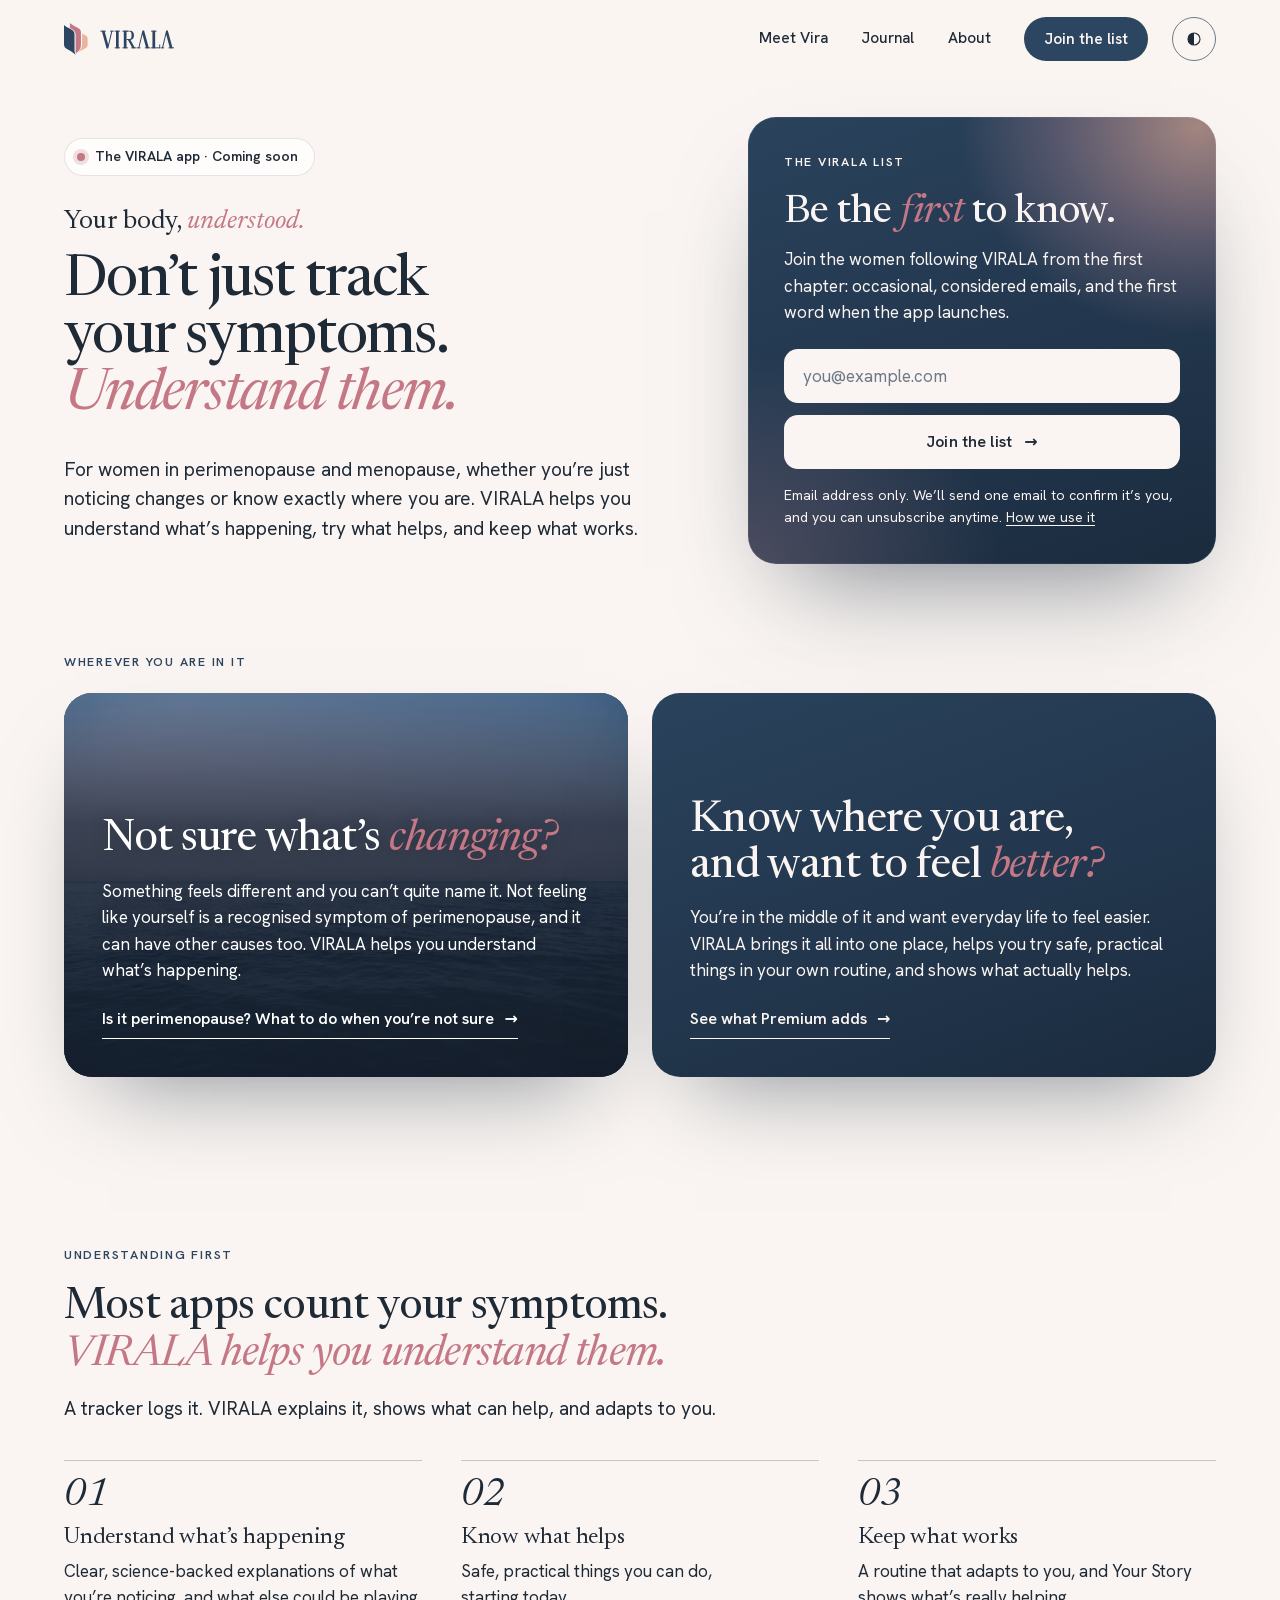
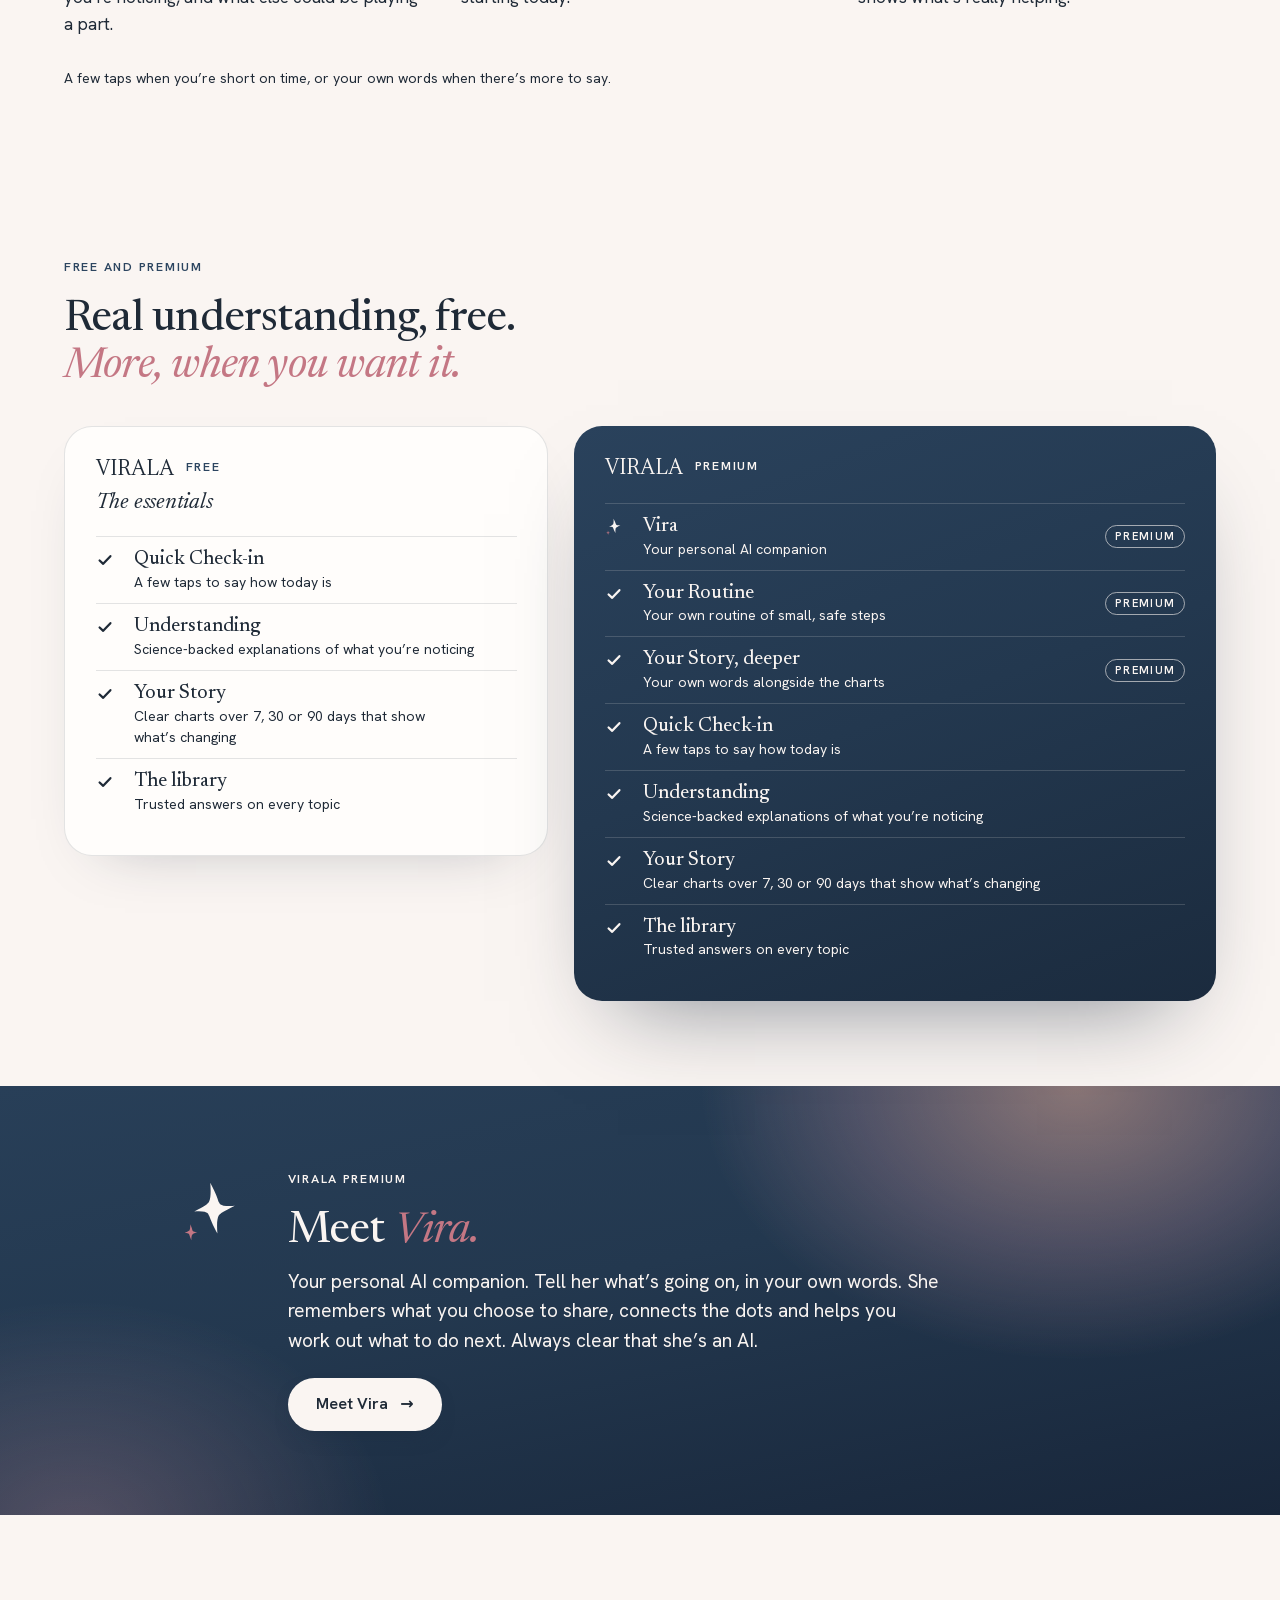
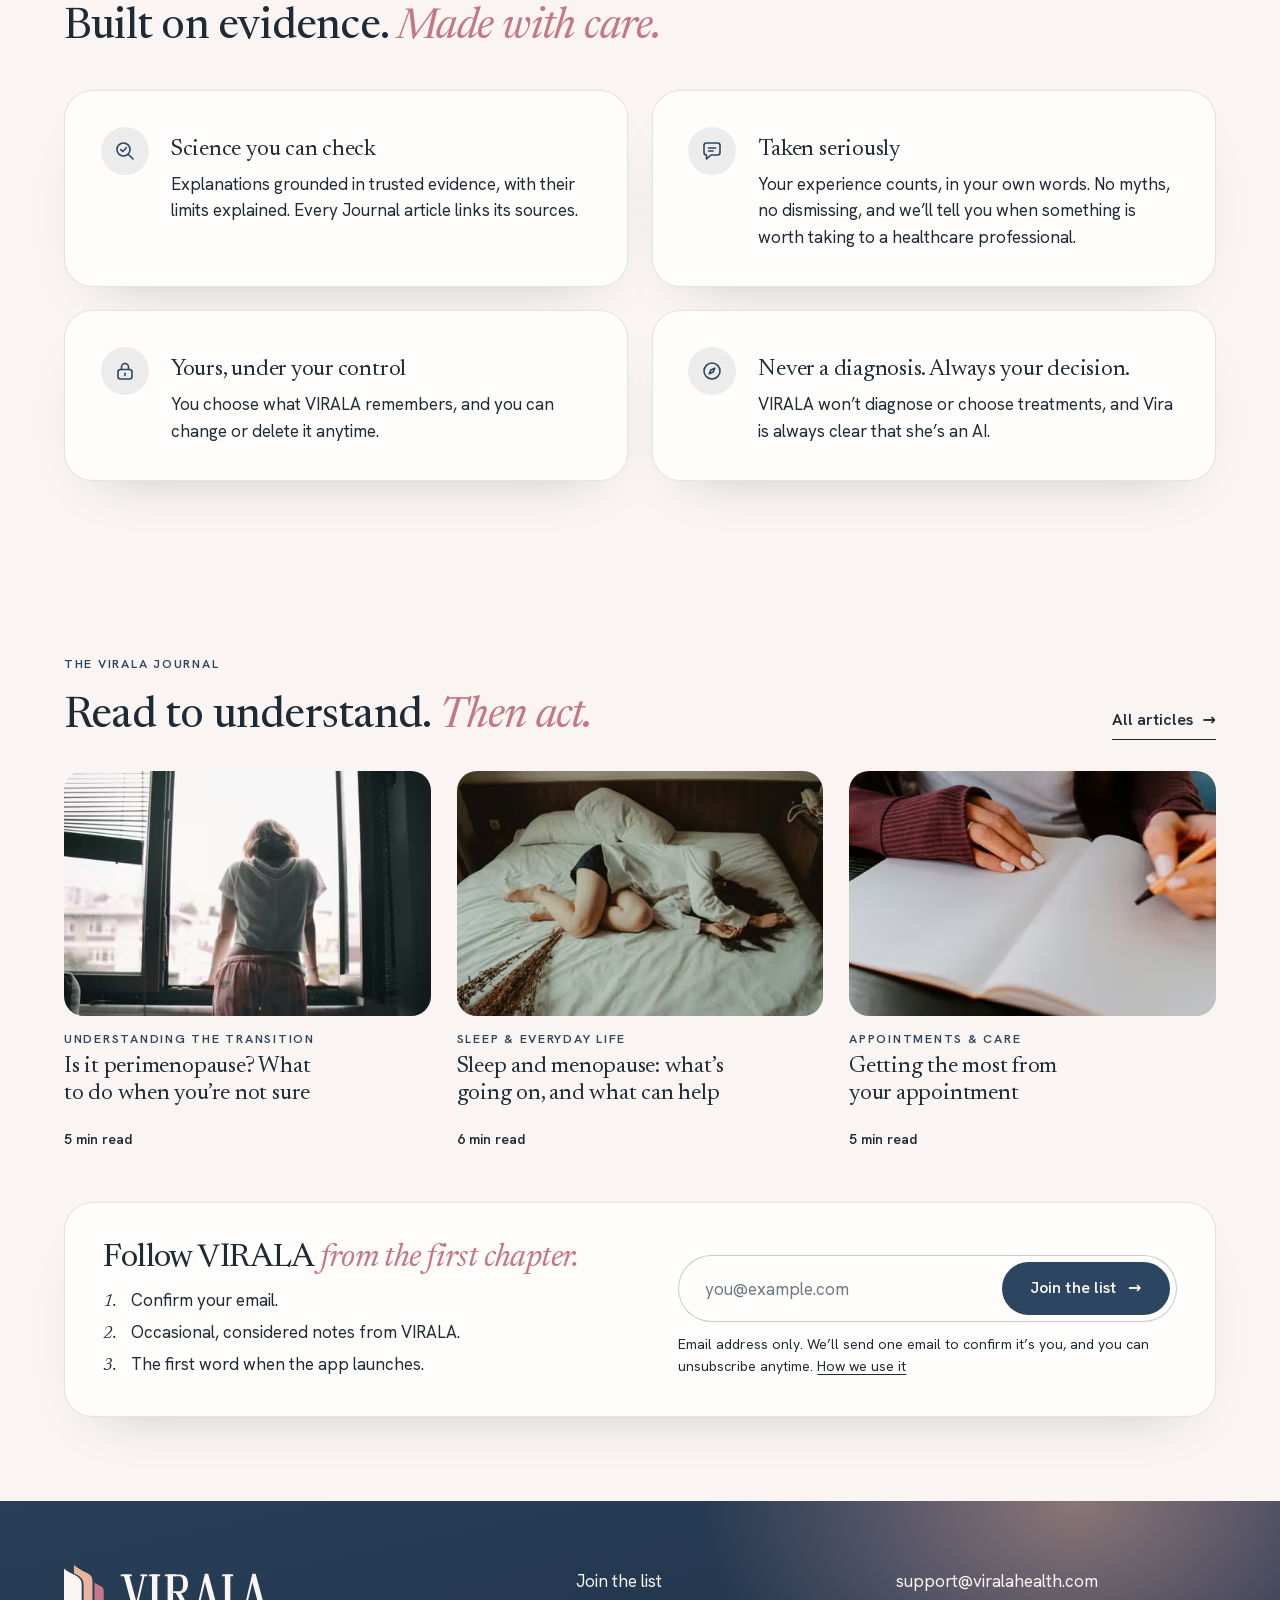
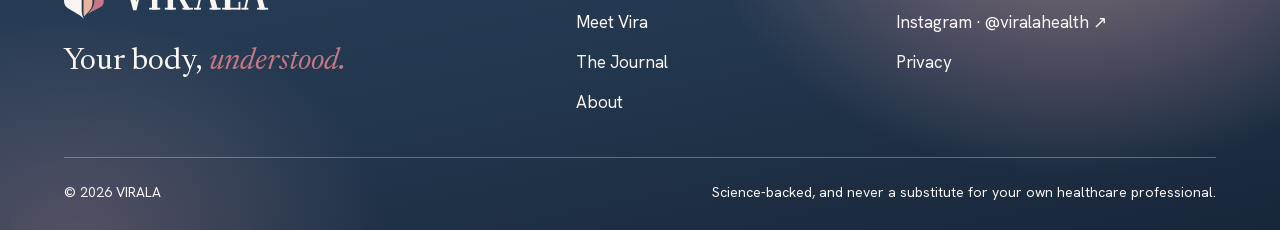
<file: index.html>
<!doctype html>
<html lang="en"><head><meta charset="utf-8"><meta name="viewport" content="width=device-width,initial-scale=1,viewport-fit=cover">
<meta name="color-scheme" content="light"><meta name="theme-color" content="#FAF5F2"><script>try{if(localStorage.getItem('virala-theme')==='dark')document.documentElement.dataset.theme='dark'}catch(e){}</script>
<title>VIRALA — Your body, understood.</title><meta name="description" content="Don’t just track your symptoms. Understand them. VIRALA is the science-backed companion app for perimenopause and menopause: understand what’s happening, know what helps, and build a routine that adapts to you.">
<meta name="robots" content="index,follow">
<link rel="canonical" href="https://viralahealth.com/"><link rel="icon" type="image/svg+xml" href="assets/favicon-dusk.svg"><link rel="apple-touch-icon" href="assets/apple-touch-icon-dusk.png"><link rel="manifest" href="site.webmanifest">
<meta property="og:type" content="website"><meta property="og:site_name" content="VIRALA"><meta property="og:locale" content="en_GB"><meta property="og:title" content="VIRALA — Your body, understood."><meta property="og:description" content="Don’t just track your symptoms. Understand them. VIRALA is the science-backed companion app for perimenopause and menopause: understand what’s happening, know what helps, and build a routine that adapts to you."><meta property="og:url" content="https://viralahealth.com/"><meta property="og:image" content="https://viralahealth.com/assets/social-card.jpg"><meta property="og:image:type" content="image/jpeg"><meta property="og:image:width" content="1200"><meta property="og:image:height" content="630"><meta property="og:image:alt" content="Don’t just track your symptoms. Understand them. VIRALA: your body, understood.">
<meta name="twitter:card" content="summary_large_image"><meta name="twitter:title" content="VIRALA — Your body, understood."><meta name="twitter:description" content="Don’t just track your symptoms. Understand them. VIRALA is the science-backed companion app for perimenopause and menopause: understand what’s happening, know what helps, and build a routine that adapts to you."><meta name="twitter:image" content="https://viralahealth.com/assets/social-card.jpg"><meta name="twitter:image:alt" content="Don’t just track your symptoms. Understand them. VIRALA: your body, understood.">
<link rel="preload" href="assets/newsreader.woff2" as="font" type="font/woff2" crossorigin><link rel="preload" href="assets/newsreader-italic.woff2" as="font" type="font/woff2" crossorigin><link rel="preload" href="assets/hanken-grotesk.woff2" as="font" type="font/woff2" crossorigin>
<link rel="stylesheet" href="styles.css?v=c3653a5407"><script src="app.js?v=5a6a2d3049" defer></script>
<script type="application/ld+json">{"@context": "https://schema.org", "@graph": [{"@type": "Organization", "@id": "https://viralahealth.com/#org", "name": "VIRALA", "url": "https://viralahealth.com/", "logo": "https://viralahealth.com/assets/icon-dusk-512.png", "sameAs": ["https://www.instagram.com/viralahealth/"]}, {"@type": "WebSite", "@id": "https://viralahealth.com/#website", "name": "VIRALA", "url": "https://viralahealth.com/", "inLanguage": "en-GB", "publisher": {"@id": "https://viralahealth.com/#org"}}, {"@type": "WebPage", "name": "VIRALA — Your body, understood.", "url": "https://viralahealth.com/", "description": "Don’t just track your symptoms. Understand them. VIRALA is the science-backed companion app for perimenopause and menopause: understand what’s happening, know what helps, and build a routine that adapts to you.", "inLanguage": "en-GB", "isPartOf": {"@id": "https://viralahealth.com/#website"}}]}</script></head>
<body class="page-index"><a class="skip" href="#main">Skip to content</a>
<header class="site-header"><div class="wrap header-inner">
<a class="brand" href="index.html" aria-label="VIRALA, home"><span class="lockup"><svg class="mark" viewBox="0 0 544 736" aria-hidden="true" focusable="false"><path class="p1" d="M0 48 C60 108 158 132 202 174 C234 204 242 224 242 274 L242 608 C242 665 249 695 272 736 C218 680 122 633 60 595 C20 570 0 537 0 492 Z"/><path class="p2" d="M136 0 C196 51 252 78 322 113 C369 137 390 167 390 220 L390 482 C390 570 368 610 316 661 L276 704 C264 664 268 625 268 588 L268 270 C268 204 233 168 187 142 L136 114 Z"/><path class="p3" d="M416 244 L506 291 C535 307 544 325 544 355 L544 503 C544 540 529 560 495 578 L326 668 C390 602 416 556 416 484 Z"/></svg><svg class="wm" aria-hidden="true" focusable="false" viewBox="-2 -4 422.9 108"><g fill="currentColor"><g transform="translate(0.00 0)"><path d="M8.00 0.00 L23.50 0.00 L44.58 78.06 L63.00 0.00 L68.80 0.00 L44.82 101.60 L35.43 101.60 Z"/><path d="M0.00 0.00 L31.50 0.00 L31.50 5.20 L0.00 5.20 Z"/><path d="M56.00 0.00 L75.80 0.00 L75.80 5.20 L56.00 5.20 Z"/></g><g transform="translate(80.80 0)"><path d="M8.00 0.00 L23.50 0.00 L23.50 100.00 L8.00 100.00 Z"/><path d="M0.00 0.00 L31.50 0.00 L31.50 5.20 L0.00 5.20 Z"/><path d="M0.00 94.80 L31.50 94.80 L31.50 100.00 L0.00 100.00 Z"/></g><g transform="translate(125.30 0)"><path d="M8.00 0.00 L23.50 0.00 L23.50 100.00 L8.00 100.00 Z"/><path d="M23.5 0 L44 0 C58 0 66 10 66 26.5 C66 43 58 53 44 53 L23.5 53 L23.5 47.8 L41 47.8 C49 47.8 52 42 52 26.5 C52 11 49 5.2 41 5.2 L23.5 5.2 Z"/><path d="M31.00 52.00 L45.50 52.00 L72.00 100.00 L57.50 100.00 Z"/><path d="M0.00 0.00 L31.50 0.00 L31.50 5.20 L0.00 5.20 Z"/><path d="M0.00 94.80 L31.50 94.80 L31.50 100.00 L0.00 100.00 Z"/><path d="M50.00 94.80 L80.00 94.80 L80.00 100.00 L50.00 100.00 Z"/></g><g transform="translate(208.30 0)"><path d="M67.80 100.00 L52.30 100.00 L31.22 21.94 L12.80 100.00 L7.00 100.00 L30.98 -1.60 L40.37 -1.60 Z"/><path d="M75.80 100.00 L44.30 100.00 L44.30 94.80 L75.80 94.80 Z"/><path d="M19.80 100.00 L0.00 100.00 L0.00 94.80 L19.80 94.80 Z"/></g><g transform="translate(288.10 0)"><path d="M8.00 0.00 L23.50 0.00 L23.50 100.00 L8.00 100.00 Z"/><path d="M0.00 0.00 L31.50 0.00 L31.50 5.20 L0.00 5.20 Z"/><path d="M0.00 94.80 L52.00 94.80 L52.00 100.00 L0.00 100.00 Z"/><path d="M46.80 100.00 L46.80 78.00 L52.00 78.00 L52.00 100.00 Z"/></g><g transform="translate(343.10 0)"><path d="M67.80 100.00 L52.30 100.00 L31.22 21.94 L12.80 100.00 L7.00 100.00 L30.98 -1.60 L40.37 -1.60 Z"/><path d="M75.80 100.00 L44.30 100.00 L44.30 94.80 L75.80 94.80 Z"/><path d="M19.80 100.00 L0.00 100.00 L0.00 94.80 L19.80 94.80 Z"/></g></g></svg></span></a>
<nav class="main-nav" id="main-nav" aria-label="Main"><a href="vira.html">Meet Vira</a><a href="journal.html">Journal</a><a href="about.html">About</a><a class="nav-join" href="#join">Join the list</a></nav>
<div class="header-tools"><button class="theme-toggle" type="button" aria-pressed="false" aria-label="Dark appearance"><svg viewBox="0 0 24 24" aria-hidden="true"><circle cx="12" cy="12" r="8"/><path d="M12 4a8 8 0 0 0 0 16Z"/></svg></button><button class="menu-toggle" type="button" aria-controls="main-nav" aria-expanded="false"><span>Menu</span></button></div>
</div></header><main id="main"><section class="hero" aria-labelledby="hero-title"><div class="wrap hero-grid">
<div class="hero-copy">
<p class="status-pill"><span class="pill-dot" aria-hidden="true"></span>The VIRALA app · Coming soon</p>
<p class="brand-line">Your body, <em>understood.</em></p>
<h1 id="hero-title">Don’t just track your symptoms. <em>Understand them.</em></h1>
<p class="lede">For women in perimenopause and menopause, whether you’re just noticing changes or know exactly where you are. VIRALA helps you understand what’s happening, try what helps, and keep what works.</p>
</div>
<aside class="join-card" id="join" aria-labelledby="join-title-top">
<p class="eyebrow">The VIRALA list</p><h2 id="join-title-top">Be the <em>first</em> to know.</h2>
<p class="jc-lede">Join the women following VIRALA from the first chapter: occasional, considered emails, and the first word when the app launches.</p>
<form class="jc-form" action="https://app.kit.com/forms/10101242/subscriptions" method="post" accept-charset="UTF-8">
<label class="visually-hidden" for="email-top">Email address</label>
<input id="email-top" name="email_address" type="email" autocomplete="email" inputmode="email" autocapitalize="off" spellcheck="false" required placeholder="you@example.com" aria-describedby="note-top">
<button class="button" type="submit">Join the list <span class="arrow" aria-hidden="true">→</span></button>
<p class="signup-note" id="note-top">Email address only. We’ll send one email to confirm it’s you, and you can unsubscribe anytime. <a href="privacy.html#email">How we use it</a></p>
</form></aside>
</div></section>
<section class="paths wrap" aria-labelledby="paths-title"><p class="eyebrow reveal" id="paths-title">Wherever you are in it</p><div class="path-grid">
<article class="path path-sea reveal" aria-labelledby="path-unsure-title"><figure class="photo path-photo"><picture><source type="image/avif" srcset="assets/photos/sea-at-dusk-480.avif 480w, assets/photos/sea-at-dusk-720.avif 720w, assets/photos/sea-at-dusk-960.avif 960w, assets/photos/sea-at-dusk-1280.avif 1280w, assets/photos/sea-at-dusk-1536.avif 1536w" sizes="(min-width: 900px) 50vw, 100vw"><img src="assets/photos/sea-at-dusk-1280.jpg" srcset="assets/photos/sea-at-dusk-480.jpg 480w, assets/photos/sea-at-dusk-720.jpg 720w, assets/photos/sea-at-dusk-1280.jpg 1280w" sizes="(min-width: 900px) 50vw, 100vw" width="1280" height="825" alt="A calm sea under a powdery pink and blue evening sky." decoding="async" loading="eager" style="object-position:50% 42%"></picture></figure><div class="path-body">
<h2 id="path-unsure-title">Not sure what’s <em>changing?</em></h2>
<p>Something feels different and you can’t quite name it. Not feeling like yourself is a recognised symptom of perimenopause, and it can have other causes too. VIRALA helps you understand what’s happening.</p>
<a class="text-link" href="when-youre-not-sure-its-perimenopause.html">Is it perimenopause? What to do when you’re not sure <span class="arrow" aria-hidden="true">→</span></a></div></article>
<article class="path path-dusk reveal" aria-labelledby="path-know-title"><div class="path-body">
<h2 id="path-know-title">Know where you are, and want to feel <em>better?</em></h2>
<p>You’re in the middle of it and want everyday life to feel easier. VIRALA brings it all into one place, helps you try safe, practical things in your own routine, and shows what actually helps.</p>
<a class="text-link" href="#free-premium">See what Premium adds <span class="arrow" aria-hidden="true">→</span></a></div></article>
</div></section>
<section class="approach wrap" aria-labelledby="approach-title"><div class="sec-head reveal"><p class="eyebrow">Understanding first</p><h2 id="approach-title">Most apps count your symptoms. <em>VIRALA helps you understand them.</em></h2>
<p class="lede">A tracker logs it. VIRALA explains it, shows what can help, and adapts to you.</p></div>
<ol class="steps"><li class="step reveal"><span class="step-n" aria-hidden="true">01</span><h3>Understand what’s happening</h3><p>Clear, science-backed explanations of what you’re noticing, and what else could be playing a part.</p></li><li class="step reveal"><span class="step-n" aria-hidden="true">02</span><h3>Know what helps</h3><p>Safe, practical things you can do, starting today.</p></li><li class="step reveal"><span class="step-n" aria-hidden="true">03</span><h3>Keep what works</h3><p>A routine that adapts to you, and Your Story shows what’s really helping.</p></li></ol>
<p class="steps-note reveal">A few taps when you’re short on time, or your own words when there’s more to say.</p></section>
<section class="offer band" id="free-premium" aria-labelledby="offer-title"><div class="wrap"><div class="sec-head reveal"><p class="eyebrow">Free and Premium</p><h2 id="offer-title">Real understanding, free. <em>More, when you want it.</em></h2></div>
<div class="tiers">
<div class="tier tier-free reveal"><p class="o-tier">VIRALA <span>Free</span></p><h3>The essentials</h3><ul><li class="shared"><svg class="ck" viewBox="0 0 16 16" aria-hidden="true" focusable="false"><path d="M3.2 8.4 6.4 11.4 12.8 4.6"/></svg><div><b>Quick Check-in</b><span>A few taps to say how today is</span></div></li><li class="shared"><svg class="ck" viewBox="0 0 16 16" aria-hidden="true" focusable="false"><path d="M3.2 8.4 6.4 11.4 12.8 4.6"/></svg><div><b>Understanding</b><span>Science-backed explanations of what you’re noticing</span></div></li><li class="shared"><svg class="ck" viewBox="0 0 16 16" aria-hidden="true" focusable="false"><path d="M3.2 8.4 6.4 11.4 12.8 4.6"/></svg><div><b>Your Story</b><span>Clear charts over 7, 30 or 90 days that show what’s changing</span></div></li><li class="shared"><svg class="ck" viewBox="0 0 16 16" aria-hidden="true" focusable="false"><path d="M3.2 8.4 6.4 11.4 12.8 4.6"/></svg><div><b>The library</b><span>Trusted answers on every topic</span></div></li></ul></div>
<div class="tier tier-premium reveal"><p class="o-tier">VIRALA <span>Premium</span></p><ul><li class="own"><svg class="vs vs-item" viewBox="0 0 100 100" aria-hidden="true" focusable="false"><path class="vs1" d="M47.29 4.40 C59.45 27.28 59.70 33.86 60.82 34.62 C61.87 35.49 60.94 42.42 85.68 40.41 C67.26 50.19 64.14 51.70 63.38 52.82 C62.51 53.87 56.05 54.38 58.43 83.62 C46.86 61.86 46.30 56.14 45.18 55.38 C44.13 54.51 45.54 47.42 22.30 49.31 C39.60 40.12 41.86 38.30 42.62 37.18 C43.49 36.13 49.79 35.13 47.29 4.40 Z"/><path class="vs2" d="M16.09 69.03 C19.43 76.54 19.29 78.72 19.62 78.98 C19.93 79.27 19.45 81.39 26.98 81.30 C21.20 83.87 20.28 84.29 20.02 84.62 C19.73 84.93 17.73 84.95 17.84 93.97 C14.75 87.04 14.71 85.28 14.38 85.02 C14.07 84.73 14.67 82.58 7.52 82.66 C13.01 80.22 13.72 79.71 13.98 79.38 C14.27 79.07 16.20 78.81 16.09 69.03 Z"/></svg><div><b>Vira</b><span>Your personal AI companion</span></div><em class="ptag">Premium</em></li><li class="own"><svg class="ck" viewBox="0 0 16 16" aria-hidden="true" focusable="false"><path d="M3.2 8.4 6.4 11.4 12.8 4.6"/></svg><div><b>Your Routine</b><span>Your own routine of small, safe steps</span></div><em class="ptag">Premium</em></li><li class="own"><svg class="ck" viewBox="0 0 16 16" aria-hidden="true" focusable="false"><path d="M3.2 8.4 6.4 11.4 12.8 4.6"/></svg><div><b>Your Story, deeper</b><span>Your own words alongside the charts</span></div><em class="ptag">Premium</em></li><li class="shared"><svg class="ck" viewBox="0 0 16 16" aria-hidden="true" focusable="false"><path d="M3.2 8.4 6.4 11.4 12.8 4.6"/></svg><div><b>Quick Check-in</b><span>A few taps to say how today is</span></div></li><li class="shared"><svg class="ck" viewBox="0 0 16 16" aria-hidden="true" focusable="false"><path d="M3.2 8.4 6.4 11.4 12.8 4.6"/></svg><div><b>Understanding</b><span>Science-backed explanations of what you’re noticing</span></div></li><li class="shared"><svg class="ck" viewBox="0 0 16 16" aria-hidden="true" focusable="false"><path d="M3.2 8.4 6.4 11.4 12.8 4.6"/></svg><div><b>Your Story</b><span>Clear charts over 7, 30 or 90 days that show what’s changing</span></div></li><li class="shared"><svg class="ck" viewBox="0 0 16 16" aria-hidden="true" focusable="false"><path d="M3.2 8.4 6.4 11.4 12.8 4.6"/></svg><div><b>The library</b><span>Trusted answers on every topic</span></div></li></ul></div>
</div></div></section>
<section class="meet-vira band deep glow" aria-labelledby="meet-vira-title"><div class="wrap"><div class="mv reveal"><svg class="vs vs-meet" viewBox="0 0 100 100" aria-hidden="true" focusable="false"><path class="vs1" d="M47.29 4.40 C59.45 27.28 59.70 33.86 60.82 34.62 C61.87 35.49 60.94 42.42 85.68 40.41 C67.26 50.19 64.14 51.70 63.38 52.82 C62.51 53.87 56.05 54.38 58.43 83.62 C46.86 61.86 46.30 56.14 45.18 55.38 C44.13 54.51 45.54 47.42 22.30 49.31 C39.60 40.12 41.86 38.30 42.62 37.18 C43.49 36.13 49.79 35.13 47.29 4.40 Z"/><path class="vs2" d="M16.09 69.03 C19.43 76.54 19.29 78.72 19.62 78.98 C19.93 79.27 19.45 81.39 26.98 81.30 C21.20 83.87 20.28 84.29 20.02 84.62 C19.73 84.93 17.73 84.95 17.84 93.97 C14.75 87.04 14.71 85.28 14.38 85.02 C14.07 84.73 14.67 82.58 7.52 82.66 C13.01 80.22 13.72 79.71 13.98 79.38 C14.27 79.07 16.20 78.81 16.09 69.03 Z"/></svg>
<div><p class="eyebrow">VIRALA Premium</p><h2 id="meet-vira-title">Meet <em>Vira.</em></h2>
<p>Your personal AI companion. Tell her what’s going on, in your own words. She remembers what you choose to share, connects the dots and helps you work out what to do next. Always clear that she’s an AI.</p>
<a class="button" href="vira.html">Meet Vira <span class="arrow" aria-hidden="true">→</span></a></div></div></div></section>
<section class="trust band" aria-labelledby="trust-title"><div class="wrap"><div class="sec-head reveal"><h2 id="trust-title">Built on evidence. <em>Made with care.</em></h2></div>
<ul class="trust-grid"><li class="reveal"><span class="trust-icon" aria-hidden="true"><svg viewBox="0 0 24 24" focusable="false"><circle cx="10.5" cy="10.5" r="6.5"/><path d="M15.3 15.3 20 20"/><path d="M7.8 10.6l1.9 1.9 3.6-3.8"/></svg></span><h3>Science you can check</h3><p>Explanations grounded in trusted evidence, with their limits explained. Every Journal article links its sources.</p></li><li class="reveal"><span class="trust-icon" aria-hidden="true"><svg viewBox="0 0 24 24" focusable="false"><path d="M4 6.5A2.5 2.5 0 0 1 6.5 4h11A2.5 2.5 0 0 1 20 6.5v7a2.5 2.5 0 0 1-2.5 2.5H11l-4.5 4v-4h0A2.5 2.5 0 0 1 4 13.5Z"/><path d="M8.5 9h7M8.5 12h4.5"/></svg></span><h3>Taken seriously</h3><p>Your experience counts, in your own words. No myths, no dismissing, and we’ll tell you when something is worth taking to a healthcare professional.</p></li><li class="reveal"><span class="trust-icon" aria-hidden="true"><svg viewBox="0 0 24 24" focusable="false"><rect x="5" y="10.5" width="14" height="9.5" rx="2.5"/><path d="M8.5 10.5V8a3.5 3.5 0 0 1 7 0v2.5"/><path d="M12 14.2v2.3"/></svg></span><h3>Yours, under your control</h3><p>You choose what VIRALA remembers, and you can change or delete it anytime.</p></li><li class="reveal"><span class="trust-icon" aria-hidden="true"><svg viewBox="0 0 24 24" focusable="false"><circle cx="12" cy="12" r="8"/><path d="M14.8 9.2 13.1 13.1 9.2 14.8 10.9 10.9Z"/></svg></span><h3>Never a diagnosis. Always your decision.</h3><p>VIRALA won’t diagnose or choose treatments, and Vira is always clear that she’s an AI.</p></li></ul></div></section>
<section class="journal-mini wrap" aria-labelledby="journal-title"><div class="jm-head"><div><p class="eyebrow">The VIRALA Journal</p><h2 id="journal-title">Read to understand. <em>Then act.</em></h2></div><a class="text-link" href="journal.html">All articles <span class="arrow" aria-hidden="true">→</span></a></div>
<ul class="post-grid"><li class="post-card reveal" data-cat="transition"><a href="when-youre-not-sure-its-perimenopause.html"><figure class="photo post-photo"><picture><source type="image/avif" srcset="assets/photos/open-window-480.avif 480w, assets/photos/open-window-720.avif 720w, assets/photos/open-window-960.avif 960w, assets/photos/open-window-1280.avif 1280w, assets/photos/open-window-1536.avif 1536w" sizes="(min-width: 1100px) 30vw, (min-width: 700px) 46vw, 92vw"><img src="assets/photos/open-window-1280.jpg" srcset="assets/photos/open-window-480.jpg 480w, assets/photos/open-window-720.jpg 720w, assets/photos/open-window-1280.jpg 1280w" sizes="(min-width: 1100px) 30vw, (min-width: 700px) 46vw, 92vw" width="1280" height="853" alt="A woman seen from behind, leaning on the sill of an open window in soft daylight." decoding="async" loading="lazy" style="object-position:55% 40%"></picture></figure>
<p class="c-cat">Understanding the transition</p><h3 class="post-title">Is it perimenopause? What to do when you’re not sure</h3>
<p class="post-meta">5 min read</p></a></li><li class="post-card reveal" data-cat="sleep"><a href="sleep-changes-around-menopause.html"><figure class="photo post-photo"><picture><source type="image/avif" srcset="assets/photos/curled-on-the-bed-480.avif 480w, assets/photos/curled-on-the-bed-720.avif 720w, assets/photos/curled-on-the-bed-960.avif 960w, assets/photos/curled-on-the-bed-1280.avif 1280w, assets/photos/curled-on-the-bed-1536.avif 1536w" sizes="(min-width: 1100px) 30vw, (min-width: 700px) 46vw, 92vw"><img src="assets/photos/curled-on-the-bed-1280.jpg" srcset="assets/photos/curled-on-the-bed-480.jpg 480w, assets/photos/curled-on-the-bed-720.jpg 720w, assets/photos/curled-on-the-bed-1280.jpg 1280w" sizes="(min-width: 1100px) 30vw, (min-width: 700px) 46vw, 92vw" width="1280" height="857" alt="A woman curled up on her bed, seen from above, her face hidden in her arm." decoding="async" loading="lazy" style="object-position:62% 55%"></picture></figure>
<p class="c-cat">Sleep & everyday life</p><h3 class="post-title">Sleep and menopause: what’s going on, and what can help</h3>
<p class="post-meta">6 min read</p></a></li><li class="post-card reveal" data-cat="care"><a href="prepare-for-a-healthcare-conversation.html"><figure class="photo post-photo"><picture><source type="image/avif" srcset="assets/photos/writing-it-down-480.avif 480w, assets/photos/writing-it-down-720.avif 720w, assets/photos/writing-it-down-960.avif 960w, assets/photos/writing-it-down-1280.avif 1280w, assets/photos/writing-it-down-1536.avif 1536w" sizes="(min-width: 1100px) 30vw, (min-width: 700px) 46vw, 92vw"><img src="assets/photos/writing-it-down-1280.jpg" srcset="assets/photos/writing-it-down-480.jpg 480w, assets/photos/writing-it-down-720.jpg 720w, assets/photos/writing-it-down-1280.jpg 1280w" sizes="(min-width: 1100px) 30vw, (min-width: 700px) 46vw, 92vw" width="1280" height="853" alt="A woman in a burgundy sweater writing in an open, blank notebook." decoding="async" loading="lazy" style="object-position:55% 45%"></picture></figure>
<p class="c-cat">Appointments & care</p><h3 class="post-title">Getting the most from your appointment</h3>
<p class="post-meta">5 min read</p></a></li></ul></section>
<section class="join-end" aria-labelledby="join-end-title"><div class="wrap join-end-inner reveal">
<div><h2 id="join-end-title">Follow VIRALA <em>from the first chapter.</em></h2>
<ol class="next-steps"><li>Confirm your email.</li><li>Occasional, considered notes from VIRALA.</li><li>The first word when the app launches.</li></ol></div>
<form class="signup" action="https://app.kit.com/forms/10101242/subscriptions" method="post" accept-charset="UTF-8">
<label class="signup-label" for="email-end">Your email address</label>
<div class="signup-row"><input id="email-end" name="email_address" type="email" autocomplete="email" inputmode="email" autocapitalize="off" spellcheck="false" required placeholder="you@example.com" aria-describedby="note-end">
<button class="button" type="submit">Join the list <span class="arrow" aria-hidden="true">→</span></button></div>
<p class="signup-note" id="note-end">Email address only. We’ll send one email to confirm it’s you, and you can unsubscribe anytime. <a href="privacy.html#email">How we use it</a></p>
</form></div></section></main><footer class="site-footer"><div class="wrap">
<div class="footer-top">
<div class="footer-brand"><a class="brand" href="index.html" aria-label="VIRALA, home"><span class="lockup lockup-footer"><svg class="mark" viewBox="0 0 544 736" aria-hidden="true" focusable="false"><path class="p1" d="M0 48 C60 108 158 132 202 174 C234 204 242 224 242 274 L242 608 C242 665 249 695 272 736 C218 680 122 633 60 595 C20 570 0 537 0 492 Z"/><path class="p2" d="M136 0 C196 51 252 78 322 113 C369 137 390 167 390 220 L390 482 C390 570 368 610 316 661 L276 704 C264 664 268 625 268 588 L268 270 C268 204 233 168 187 142 L136 114 Z"/><path class="p3" d="M416 244 L506 291 C535 307 544 325 544 355 L544 503 C544 540 529 560 495 578 L326 668 C390 602 416 556 416 484 Z"/></svg><svg class="wm wm-footer" aria-hidden="true" focusable="false" viewBox="-2 -4 422.9 108"><g fill="currentColor"><g transform="translate(0.00 0)"><path d="M8.00 0.00 L23.50 0.00 L44.58 78.06 L63.00 0.00 L68.80 0.00 L44.82 101.60 L35.43 101.60 Z"/><path d="M0.00 0.00 L31.50 0.00 L31.50 5.20 L0.00 5.20 Z"/><path d="M56.00 0.00 L75.80 0.00 L75.80 5.20 L56.00 5.20 Z"/></g><g transform="translate(80.80 0)"><path d="M8.00 0.00 L23.50 0.00 L23.50 100.00 L8.00 100.00 Z"/><path d="M0.00 0.00 L31.50 0.00 L31.50 5.20 L0.00 5.20 Z"/><path d="M0.00 94.80 L31.50 94.80 L31.50 100.00 L0.00 100.00 Z"/></g><g transform="translate(125.30 0)"><path d="M8.00 0.00 L23.50 0.00 L23.50 100.00 L8.00 100.00 Z"/><path d="M23.5 0 L44 0 C58 0 66 10 66 26.5 C66 43 58 53 44 53 L23.5 53 L23.5 47.8 L41 47.8 C49 47.8 52 42 52 26.5 C52 11 49 5.2 41 5.2 L23.5 5.2 Z"/><path d="M31.00 52.00 L45.50 52.00 L72.00 100.00 L57.50 100.00 Z"/><path d="M0.00 0.00 L31.50 0.00 L31.50 5.20 L0.00 5.20 Z"/><path d="M0.00 94.80 L31.50 94.80 L31.50 100.00 L0.00 100.00 Z"/><path d="M50.00 94.80 L80.00 94.80 L80.00 100.00 L50.00 100.00 Z"/></g><g transform="translate(208.30 0)"><path d="M67.80 100.00 L52.30 100.00 L31.22 21.94 L12.80 100.00 L7.00 100.00 L30.98 -1.60 L40.37 -1.60 Z"/><path d="M75.80 100.00 L44.30 100.00 L44.30 94.80 L75.80 94.80 Z"/><path d="M19.80 100.00 L0.00 100.00 L0.00 94.80 L19.80 94.80 Z"/></g><g transform="translate(288.10 0)"><path d="M8.00 0.00 L23.50 0.00 L23.50 100.00 L8.00 100.00 Z"/><path d="M0.00 0.00 L31.50 0.00 L31.50 5.20 L0.00 5.20 Z"/><path d="M0.00 94.80 L52.00 94.80 L52.00 100.00 L0.00 100.00 Z"/><path d="M46.80 100.00 L46.80 78.00 L52.00 78.00 L52.00 100.00 Z"/></g><g transform="translate(343.10 0)"><path d="M67.80 100.00 L52.30 100.00 L31.22 21.94 L12.80 100.00 L7.00 100.00 L30.98 -1.60 L40.37 -1.60 Z"/><path d="M75.80 100.00 L44.30 100.00 L44.30 94.80 L75.80 94.80 Z"/><path d="M19.80 100.00 L0.00 100.00 L0.00 94.80 L19.80 94.80 Z"/></g></g></svg></span></a><p class="footer-line">Your body, <em>understood.</em></p></div>
<nav class="footer-nav" aria-label="Footer"><a href="index.html#join">Join the list</a><a href="vira.html">Meet Vira</a><a href="journal.html">The Journal</a><a href="about.html">About</a></nav>
<div class="footer-contact"><a href="mailto:support@viralahealth.com">support@viralahealth.com</a><a href="https://www.instagram.com/viralahealth/" rel="noopener noreferrer">Instagram · @viralahealth <span class="arrow" aria-hidden="true">↗</span></a><a href="privacy.html">Privacy</a></div>
</div>
<div class="footer-base"><p>© 2026 VIRALA</p><p>Science-backed, and never a substitute for your own healthcare professional.</p></div>
</div></footer></body></html>
</file>
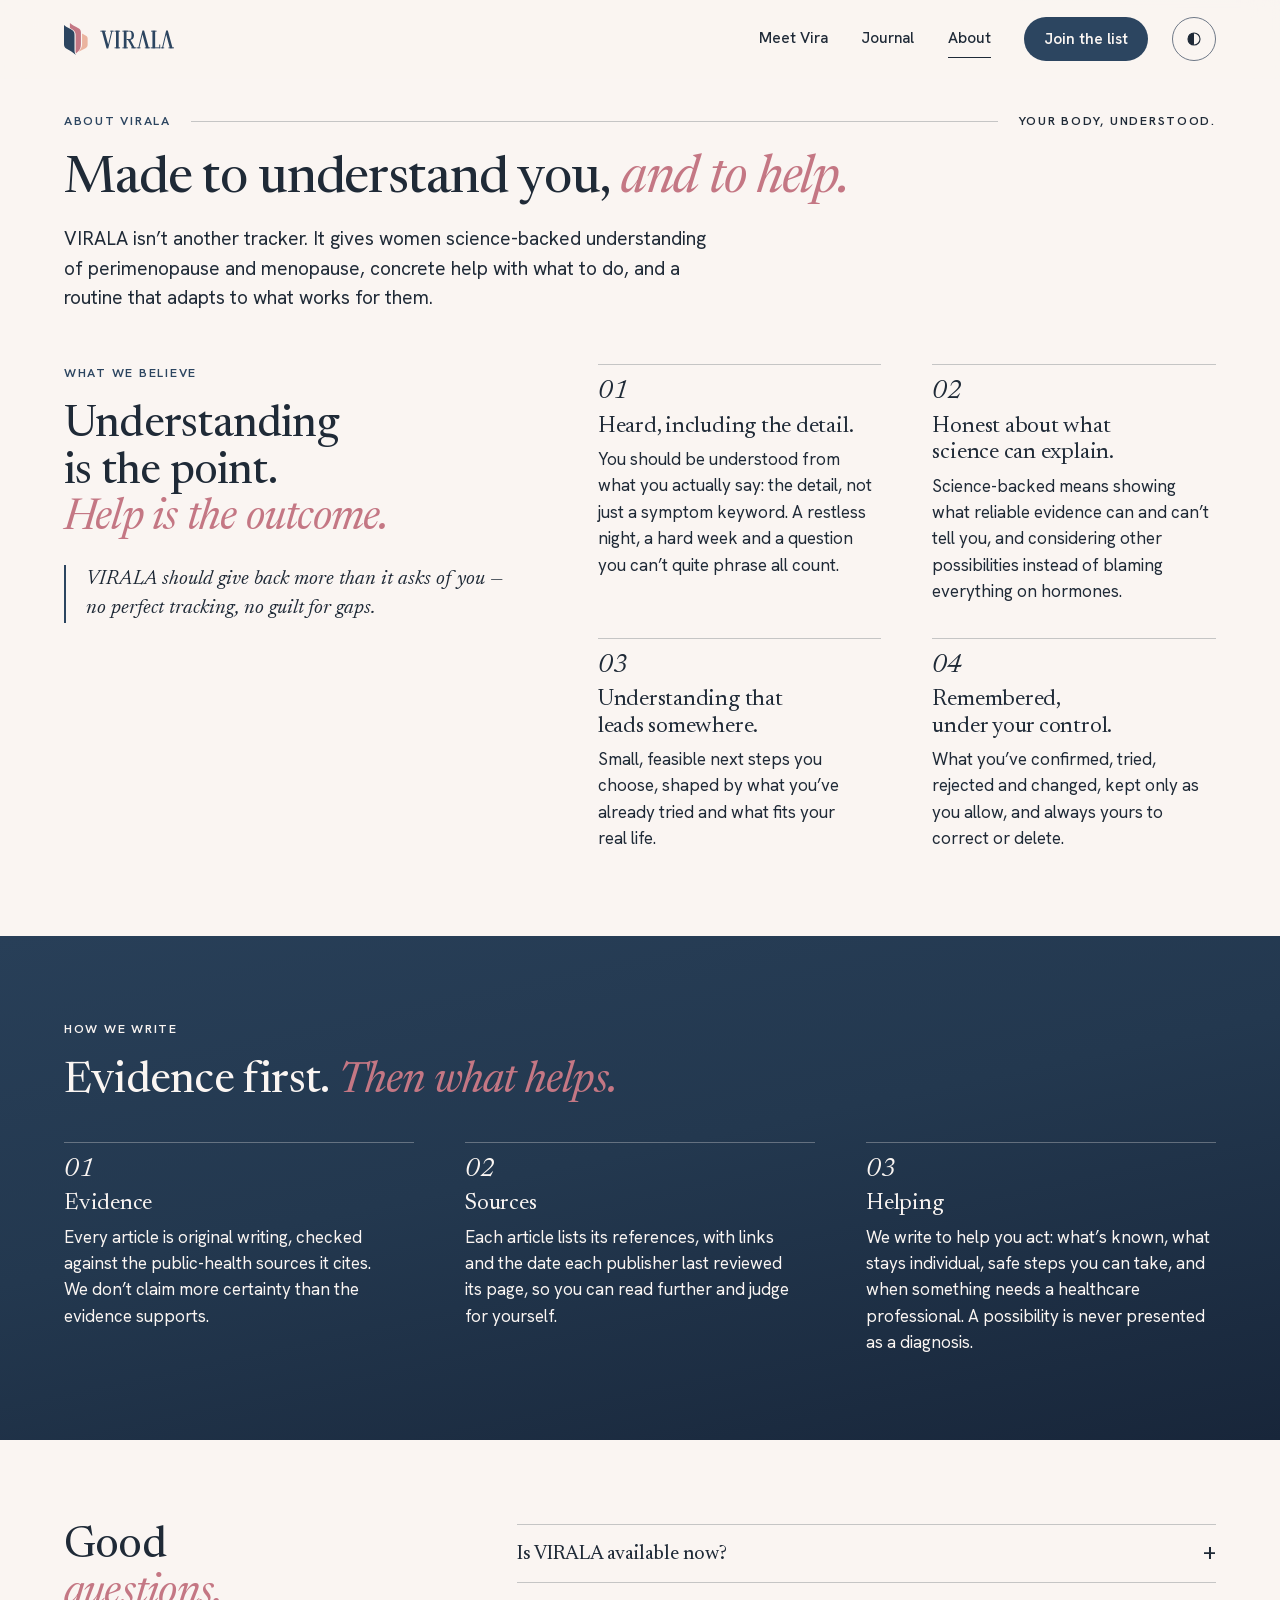
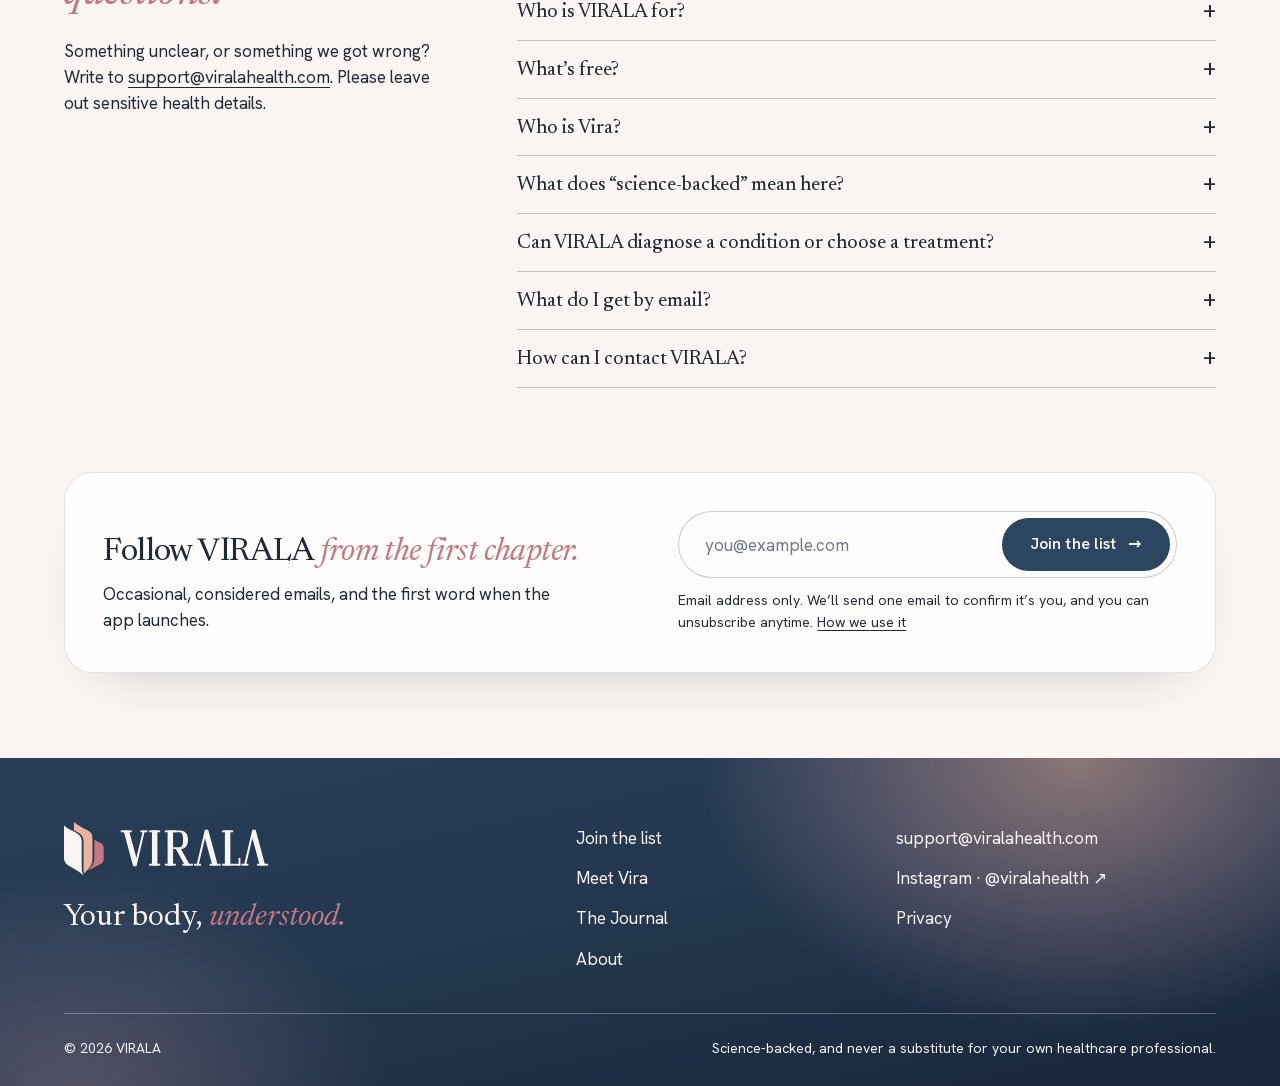
<file: about.html>
<!doctype html>
<html lang="en"><head><meta charset="utf-8"><meta name="viewport" content="width=device-width,initial-scale=1,viewport-fit=cover">
<meta name="color-scheme" content="light"><meta name="theme-color" content="#FAF5F2"><script>try{if(localStorage.getItem('virala-theme')==='dark')document.documentElement.dataset.theme='dark'}catch(e){}</script>
<title>About — VIRALA</title><meta name="description" content="About VIRALA: not another tracker, but science-backed understanding, concrete help and a routine that adapts to you. What we believe, how we write, and common questions.">
<meta name="robots" content="index,follow">
<link rel="canonical" href="https://viralahealth.com/about.html"><link rel="icon" type="image/svg+xml" href="assets/favicon-dusk.svg"><link rel="apple-touch-icon" href="assets/apple-touch-icon-dusk.png"><link rel="manifest" href="site.webmanifest">
<meta property="og:type" content="website"><meta property="og:site_name" content="VIRALA"><meta property="og:locale" content="en_GB"><meta property="og:title" content="About — VIRALA"><meta property="og:description" content="About VIRALA: not another tracker, but science-backed understanding, concrete help and a routine that adapts to you. What we believe, how we write, and common questions."><meta property="og:url" content="https://viralahealth.com/about.html"><meta property="og:image" content="https://viralahealth.com/assets/social-card.jpg"><meta property="og:image:type" content="image/jpeg"><meta property="og:image:width" content="1200"><meta property="og:image:height" content="630"><meta property="og:image:alt" content="Don’t just track your symptoms. Understand them. VIRALA: your body, understood.">
<meta name="twitter:card" content="summary_large_image"><meta name="twitter:title" content="About — VIRALA"><meta name="twitter:description" content="About VIRALA: not another tracker, but science-backed understanding, concrete help and a routine that adapts to you. What we believe, how we write, and common questions."><meta name="twitter:image" content="https://viralahealth.com/assets/social-card.jpg"><meta name="twitter:image:alt" content="Don’t just track your symptoms. Understand them. VIRALA: your body, understood.">
<link rel="preload" href="assets/newsreader.woff2" as="font" type="font/woff2" crossorigin><link rel="preload" href="assets/newsreader-italic.woff2" as="font" type="font/woff2" crossorigin><link rel="preload" href="assets/hanken-grotesk.woff2" as="font" type="font/woff2" crossorigin>
<link rel="stylesheet" href="styles.css?v=c3653a5407"><script src="app.js?v=5a6a2d3049" defer></script>
<script type="application/ld+json">{"@context": "https://schema.org", "@graph": [{"@type": "Organization", "@id": "https://viralahealth.com/#org", "name": "VIRALA", "url": "https://viralahealth.com/", "logo": "https://viralahealth.com/assets/icon-dusk-512.png", "sameAs": ["https://www.instagram.com/viralahealth/"]}, {"@type": "WebSite", "@id": "https://viralahealth.com/#website", "name": "VIRALA", "url": "https://viralahealth.com/", "inLanguage": "en-GB", "publisher": {"@id": "https://viralahealth.com/#org"}}, {"@type": "WebPage", "name": "About — VIRALA", "url": "https://viralahealth.com/about.html", "description": "About VIRALA: not another tracker, but science-backed understanding, concrete help and a routine that adapts to you. What we believe, how we write, and common questions.", "inLanguage": "en-GB", "isPartOf": {"@id": "https://viralahealth.com/#website"}}]}</script></head>
<body class="page-about"><a class="skip" href="#main">Skip to content</a>
<header class="site-header"><div class="wrap header-inner">
<a class="brand" href="index.html" aria-label="VIRALA, home"><span class="lockup"><svg class="mark" viewBox="0 0 544 736" aria-hidden="true" focusable="false"><path class="p1" d="M0 48 C60 108 158 132 202 174 C234 204 242 224 242 274 L242 608 C242 665 249 695 272 736 C218 680 122 633 60 595 C20 570 0 537 0 492 Z"/><path class="p2" d="M136 0 C196 51 252 78 322 113 C369 137 390 167 390 220 L390 482 C390 570 368 610 316 661 L276 704 C264 664 268 625 268 588 L268 270 C268 204 233 168 187 142 L136 114 Z"/><path class="p3" d="M416 244 L506 291 C535 307 544 325 544 355 L544 503 C544 540 529 560 495 578 L326 668 C390 602 416 556 416 484 Z"/></svg><svg class="wm" aria-hidden="true" focusable="false" viewBox="-2 -4 422.9 108"><g fill="currentColor"><g transform="translate(0.00 0)"><path d="M8.00 0.00 L23.50 0.00 L44.58 78.06 L63.00 0.00 L68.80 0.00 L44.82 101.60 L35.43 101.60 Z"/><path d="M0.00 0.00 L31.50 0.00 L31.50 5.20 L0.00 5.20 Z"/><path d="M56.00 0.00 L75.80 0.00 L75.80 5.20 L56.00 5.20 Z"/></g><g transform="translate(80.80 0)"><path d="M8.00 0.00 L23.50 0.00 L23.50 100.00 L8.00 100.00 Z"/><path d="M0.00 0.00 L31.50 0.00 L31.50 5.20 L0.00 5.20 Z"/><path d="M0.00 94.80 L31.50 94.80 L31.50 100.00 L0.00 100.00 Z"/></g><g transform="translate(125.30 0)"><path d="M8.00 0.00 L23.50 0.00 L23.50 100.00 L8.00 100.00 Z"/><path d="M23.5 0 L44 0 C58 0 66 10 66 26.5 C66 43 58 53 44 53 L23.5 53 L23.5 47.8 L41 47.8 C49 47.8 52 42 52 26.5 C52 11 49 5.2 41 5.2 L23.5 5.2 Z"/><path d="M31.00 52.00 L45.50 52.00 L72.00 100.00 L57.50 100.00 Z"/><path d="M0.00 0.00 L31.50 0.00 L31.50 5.20 L0.00 5.20 Z"/><path d="M0.00 94.80 L31.50 94.80 L31.50 100.00 L0.00 100.00 Z"/><path d="M50.00 94.80 L80.00 94.80 L80.00 100.00 L50.00 100.00 Z"/></g><g transform="translate(208.30 0)"><path d="M67.80 100.00 L52.30 100.00 L31.22 21.94 L12.80 100.00 L7.00 100.00 L30.98 -1.60 L40.37 -1.60 Z"/><path d="M75.80 100.00 L44.30 100.00 L44.30 94.80 L75.80 94.80 Z"/><path d="M19.80 100.00 L0.00 100.00 L0.00 94.80 L19.80 94.80 Z"/></g><g transform="translate(288.10 0)"><path d="M8.00 0.00 L23.50 0.00 L23.50 100.00 L8.00 100.00 Z"/><path d="M0.00 0.00 L31.50 0.00 L31.50 5.20 L0.00 5.20 Z"/><path d="M0.00 94.80 L52.00 94.80 L52.00 100.00 L0.00 100.00 Z"/><path d="M46.80 100.00 L46.80 78.00 L52.00 78.00 L52.00 100.00 Z"/></g><g transform="translate(343.10 0)"><path d="M67.80 100.00 L52.30 100.00 L31.22 21.94 L12.80 100.00 L7.00 100.00 L30.98 -1.60 L40.37 -1.60 Z"/><path d="M75.80 100.00 L44.30 100.00 L44.30 94.80 L75.80 94.80 Z"/><path d="M19.80 100.00 L0.00 100.00 L0.00 94.80 L19.80 94.80 Z"/></g></g></svg></span></a>
<nav class="main-nav" id="main-nav" aria-label="Main"><a href="vira.html">Meet Vira</a><a href="journal.html">Journal</a><a href="about.html" aria-current="page">About</a><a class="nav-join" href="index.html#join">Join the list</a></nav>
<div class="header-tools"><button class="theme-toggle" type="button" aria-pressed="false" aria-label="Dark appearance"><svg viewBox="0 0 24 24" aria-hidden="true"><circle cx="12" cy="12" r="8"/><path d="M12 4a8 8 0 0 0 0 16Z"/></svg></button><button class="menu-toggle" type="button" aria-controls="main-nav" aria-expanded="false"><span>Menu</span></button></div>
</div></header><main id="main"><section class="page-hero wrap"><p class="mh-eyebrow"><span>About VIRALA</span><span class="mh-rule" aria-hidden="true"></span><span>Your body, understood.</span></p><h1>Made to understand you, <em>and to help.</em></h1>
<p class="lede">VIRALA isn’t another tracker. It gives women science-backed understanding of perimenopause and menopause, concrete help with what to do, and a routine that adapts to what works for them.</p></section>
<section class="beliefs wrap" id="philosophy" aria-labelledby="beliefs-title"><div class="beliefs-head reveal"><p class="eyebrow">What we believe</p><h2 id="beliefs-title">Understanding is the point.<br><em>Help is the outcome.</em></h2>
<p class="pull">VIRALA should give back more than it asks of you — no perfect tracking, no guilt for gaps.</p></div>
<ol class="gifts gifts-2 reveal"><li><span class="gift-n">01</span><h3>Heard, including the detail.</h3><p>You should be understood from what you actually say: the detail, not just a symptom keyword. A restless night, a hard week and a question you can’t quite phrase all count.</p></li><li><span class="gift-n">02</span><h3>Honest about what science can explain.</h3><p>Science-backed means showing what reliable evidence can and can’t tell you, and considering other possibilities instead of blaming everything on hormones.</p></li><li><span class="gift-n">03</span><h3>Understanding that leads somewhere.</h3><p>Small, feasible next steps you choose, shaped by what you’ve already tried and what fits your real life.</p></li><li><span class="gift-n">04</span><h3>Remembered, under your control.</h3><p>What you’ve confirmed, tried, rejected and changed, kept only as you allow, and always yours to correct or delete.</p></li></ol></section>
<section class="editorial band deep" id="editorial" aria-labelledby="editorial-title"><div class="wrap"><div class="sec-head reveal"><p class="eyebrow">How we write</p><h2 id="editorial-title">Evidence first. <em>Then what helps.</em></h2></div>
<ol class="gifts gifts-3"><li class="reveal"><span class="gift-n">01</span><h3>Evidence</h3><p>Every article is original writing, checked against the public-health sources it cites. We don’t claim more certainty than the evidence supports.</p></li><li class="reveal"><span class="gift-n">02</span><h3>Sources</h3><p>Each article lists its references, with links and the date each publisher last reviewed its page, so you can read further and judge for yourself.</p></li><li class="reveal"><span class="gift-n">03</span><h3>Helping</h3><p>We write to help you act: what’s known, what stays individual, safe steps you can take, and when something needs a healthcare professional. A possibility is never presented as a diagnosis.</p></li></ol></div></section>
<section class="faq-wrap wrap" id="faq" aria-labelledby="faq-title"><div class="reveal"><h2 id="faq-title">Good<br><em>questions.</em></h2>
<p class="faq-contact">Something unclear, or something we got wrong? Write to <a href="mailto:support@viralahealth.com">support@viralahealth.com</a>. Please leave out sensitive health details.</p></div>
<div class="faq reveal"><details><summary>Is VIRALA available now?</summary><p>Not yet. VIRALA is coming soon, and people on the email list hear first.</p></details><details><summary>Who is VIRALA for?</summary><p>Women in early perimenopause, perimenopause, menopause and postmenopause, including anyone who isn’t sure which stage they’re in. Only a clinician can assess that, and VIRALA won’t guess it.</p></details><details><summary>What’s free?</summary><p>Quick Check-in; clear, science-backed Understanding that ends in safe things you can do today; Your Story, with charts over 7, 30 or 90 days that show what’s helping; and the library, with a “what can help” for every topic. Premium has Vira for both quick check-ins and writing in your own words, deeper personal context in Your Story, and Your Routine, where help lives over time.</p></details><details><summary>Who is Vira?</summary><p>Vira is the personal AI companion in VIRALA Premium. She responds to your quick check-ins and to what you write in your own words, helps you understand it, then suggests safe, practical steps. She’s always clear that she’s an AI, not a healthcare professional. There is no AI on this website.</p></details><details><summary>What does “science-backed” mean here?</summary><p>That explanations are grounded in relevant, trusted evidence, with their limits explained. Journal articles name and link their sources, and every library topic says what can help. It doesn’t mean the app has been clinically validated.</p></details><details><summary>Can VIRALA diagnose a condition or choose a treatment?</summary><p>No. VIRALA is for understanding and safe, everyday self-care, not diagnosis or treatment. Please talk to a qualified healthcare professional about your own symptoms and care.</p></details><details><summary>What do I get by email?</summary><p>Occasional updates, and the first word when the app launches. We only ask for your email address, and every email has an unsubscribe link.</p></details><details><summary>How can I contact VIRALA?</summary><p>Email support@viralahealth.com with questions, corrections, accessibility feedback or privacy requests. Please don’t send medical records or urgent medical questions; this inbox isn’t a healthcare or emergency service.</p></details></div></section>
<section class="join-end" aria-labelledby="join-about-title"><div class="wrap join-end-inner reveal">
<div><h2 id="join-about-title">Follow VIRALA <em>from the first chapter.</em></h2>
<p>Occasional, considered emails, and the first word when the app launches.</p></div>
<form class="signup" action="https://app.kit.com/forms/10101242/subscriptions" method="post" accept-charset="UTF-8">
<label class="signup-label" for="email-about">Your email address</label>
<div class="signup-row"><input id="email-about" name="email_address" type="email" autocomplete="email" inputmode="email" autocapitalize="off" spellcheck="false" required placeholder="you@example.com" aria-describedby="note-about">
<button class="button" type="submit">Join the list <span class="arrow" aria-hidden="true">→</span></button></div>
<p class="signup-note" id="note-about">Email address only. We’ll send one email to confirm it’s you, and you can unsubscribe anytime. <a href="privacy.html#email">How we use it</a></p>
</form></div></section></main><footer class="site-footer"><div class="wrap">
<div class="footer-top">
<div class="footer-brand"><a class="brand" href="index.html" aria-label="VIRALA, home"><span class="lockup lockup-footer"><svg class="mark" viewBox="0 0 544 736" aria-hidden="true" focusable="false"><path class="p1" d="M0 48 C60 108 158 132 202 174 C234 204 242 224 242 274 L242 608 C242 665 249 695 272 736 C218 680 122 633 60 595 C20 570 0 537 0 492 Z"/><path class="p2" d="M136 0 C196 51 252 78 322 113 C369 137 390 167 390 220 L390 482 C390 570 368 610 316 661 L276 704 C264 664 268 625 268 588 L268 270 C268 204 233 168 187 142 L136 114 Z"/><path class="p3" d="M416 244 L506 291 C535 307 544 325 544 355 L544 503 C544 540 529 560 495 578 L326 668 C390 602 416 556 416 484 Z"/></svg><svg class="wm wm-footer" aria-hidden="true" focusable="false" viewBox="-2 -4 422.9 108"><g fill="currentColor"><g transform="translate(0.00 0)"><path d="M8.00 0.00 L23.50 0.00 L44.58 78.06 L63.00 0.00 L68.80 0.00 L44.82 101.60 L35.43 101.60 Z"/><path d="M0.00 0.00 L31.50 0.00 L31.50 5.20 L0.00 5.20 Z"/><path d="M56.00 0.00 L75.80 0.00 L75.80 5.20 L56.00 5.20 Z"/></g><g transform="translate(80.80 0)"><path d="M8.00 0.00 L23.50 0.00 L23.50 100.00 L8.00 100.00 Z"/><path d="M0.00 0.00 L31.50 0.00 L31.50 5.20 L0.00 5.20 Z"/><path d="M0.00 94.80 L31.50 94.80 L31.50 100.00 L0.00 100.00 Z"/></g><g transform="translate(125.30 0)"><path d="M8.00 0.00 L23.50 0.00 L23.50 100.00 L8.00 100.00 Z"/><path d="M23.5 0 L44 0 C58 0 66 10 66 26.5 C66 43 58 53 44 53 L23.5 53 L23.5 47.8 L41 47.8 C49 47.8 52 42 52 26.5 C52 11 49 5.2 41 5.2 L23.5 5.2 Z"/><path d="M31.00 52.00 L45.50 52.00 L72.00 100.00 L57.50 100.00 Z"/><path d="M0.00 0.00 L31.50 0.00 L31.50 5.20 L0.00 5.20 Z"/><path d="M0.00 94.80 L31.50 94.80 L31.50 100.00 L0.00 100.00 Z"/><path d="M50.00 94.80 L80.00 94.80 L80.00 100.00 L50.00 100.00 Z"/></g><g transform="translate(208.30 0)"><path d="M67.80 100.00 L52.30 100.00 L31.22 21.94 L12.80 100.00 L7.00 100.00 L30.98 -1.60 L40.37 -1.60 Z"/><path d="M75.80 100.00 L44.30 100.00 L44.30 94.80 L75.80 94.80 Z"/><path d="M19.80 100.00 L0.00 100.00 L0.00 94.80 L19.80 94.80 Z"/></g><g transform="translate(288.10 0)"><path d="M8.00 0.00 L23.50 0.00 L23.50 100.00 L8.00 100.00 Z"/><path d="M0.00 0.00 L31.50 0.00 L31.50 5.20 L0.00 5.20 Z"/><path d="M0.00 94.80 L52.00 94.80 L52.00 100.00 L0.00 100.00 Z"/><path d="M46.80 100.00 L46.80 78.00 L52.00 78.00 L52.00 100.00 Z"/></g><g transform="translate(343.10 0)"><path d="M67.80 100.00 L52.30 100.00 L31.22 21.94 L12.80 100.00 L7.00 100.00 L30.98 -1.60 L40.37 -1.60 Z"/><path d="M75.80 100.00 L44.30 100.00 L44.30 94.80 L75.80 94.80 Z"/><path d="M19.80 100.00 L0.00 100.00 L0.00 94.80 L19.80 94.80 Z"/></g></g></svg></span></a><p class="footer-line">Your body, <em>understood.</em></p></div>
<nav class="footer-nav" aria-label="Footer"><a href="index.html#join">Join the list</a><a href="vira.html">Meet Vira</a><a href="journal.html">The Journal</a><a href="about.html">About</a></nav>
<div class="footer-contact"><a href="mailto:support@viralahealth.com">support@viralahealth.com</a><a href="https://www.instagram.com/viralahealth/" rel="noopener noreferrer">Instagram · @viralahealth <span class="arrow" aria-hidden="true">↗</span></a><a href="privacy.html">Privacy</a></div>
</div>
<div class="footer-base"><p>© 2026 VIRALA</p><p>Science-backed, and never a substitute for your own healthcare professional.</p></div>
</div></footer></body></html>
</file>
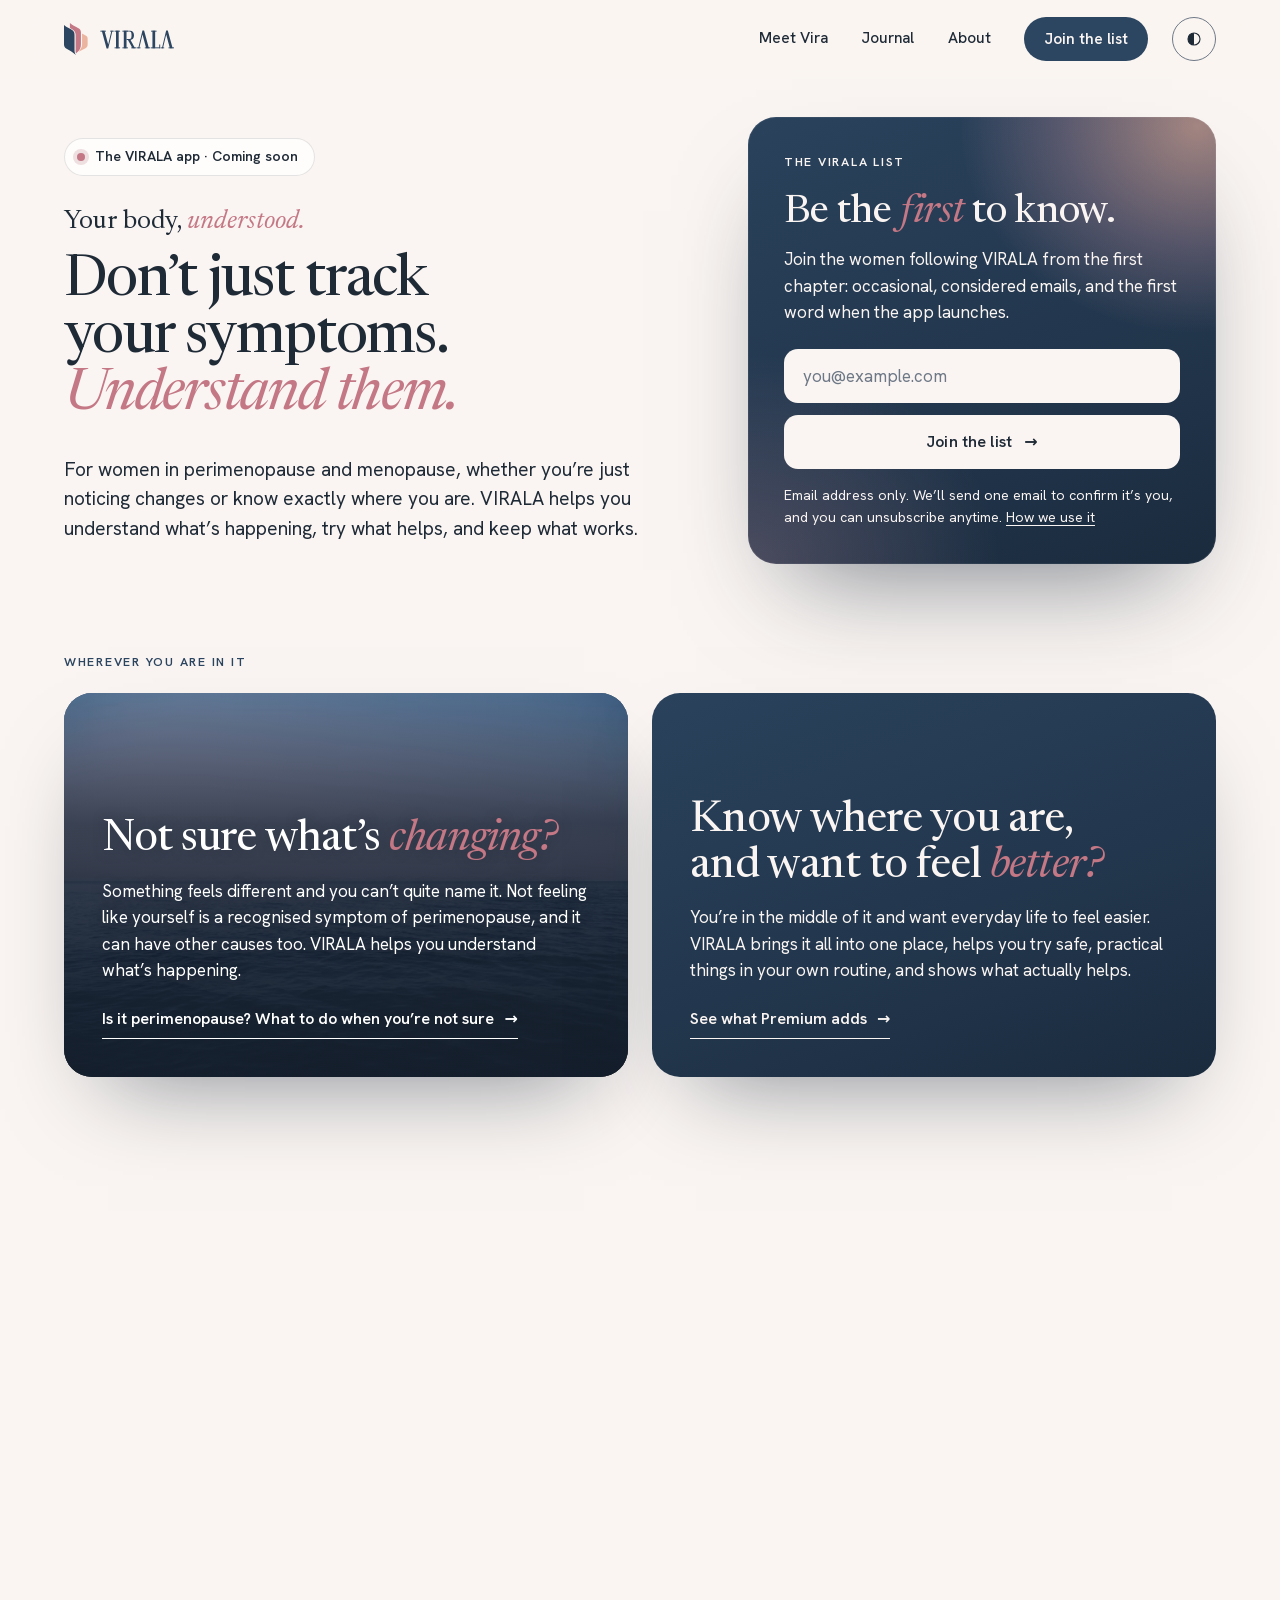
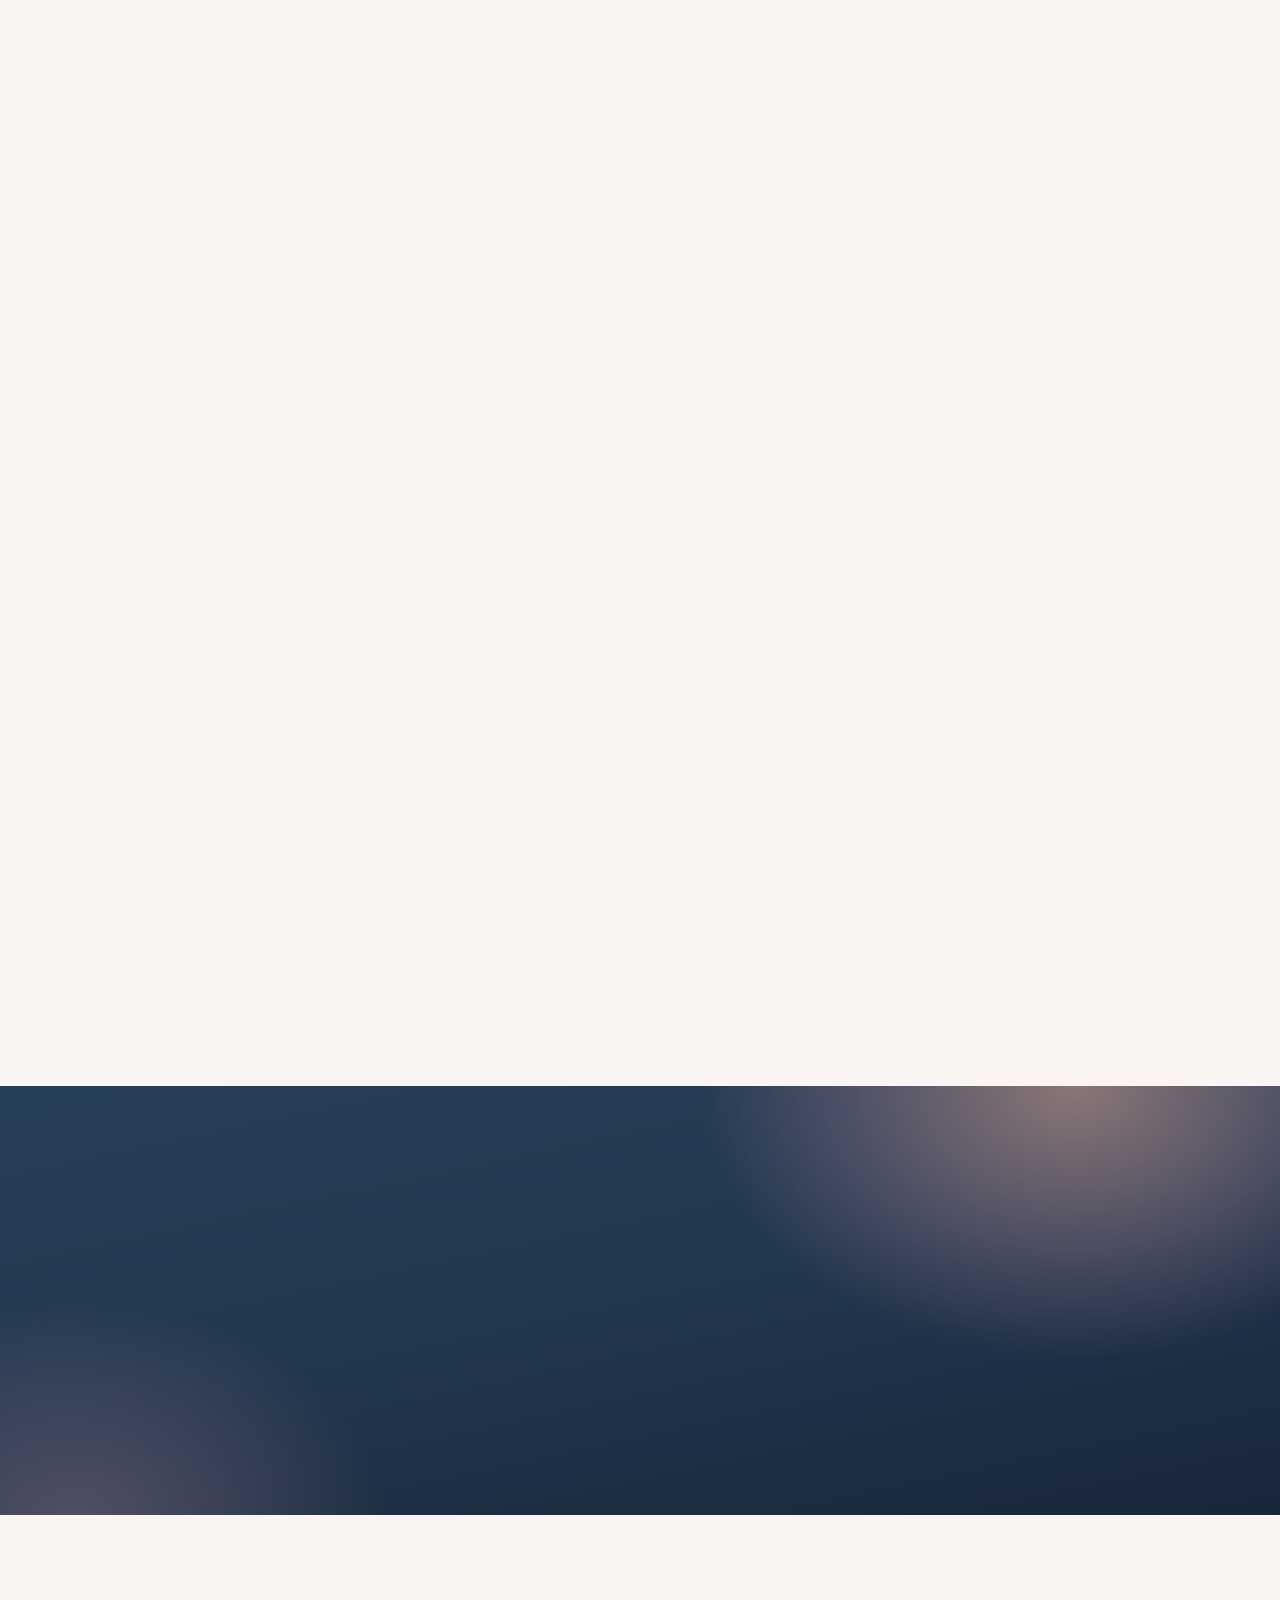
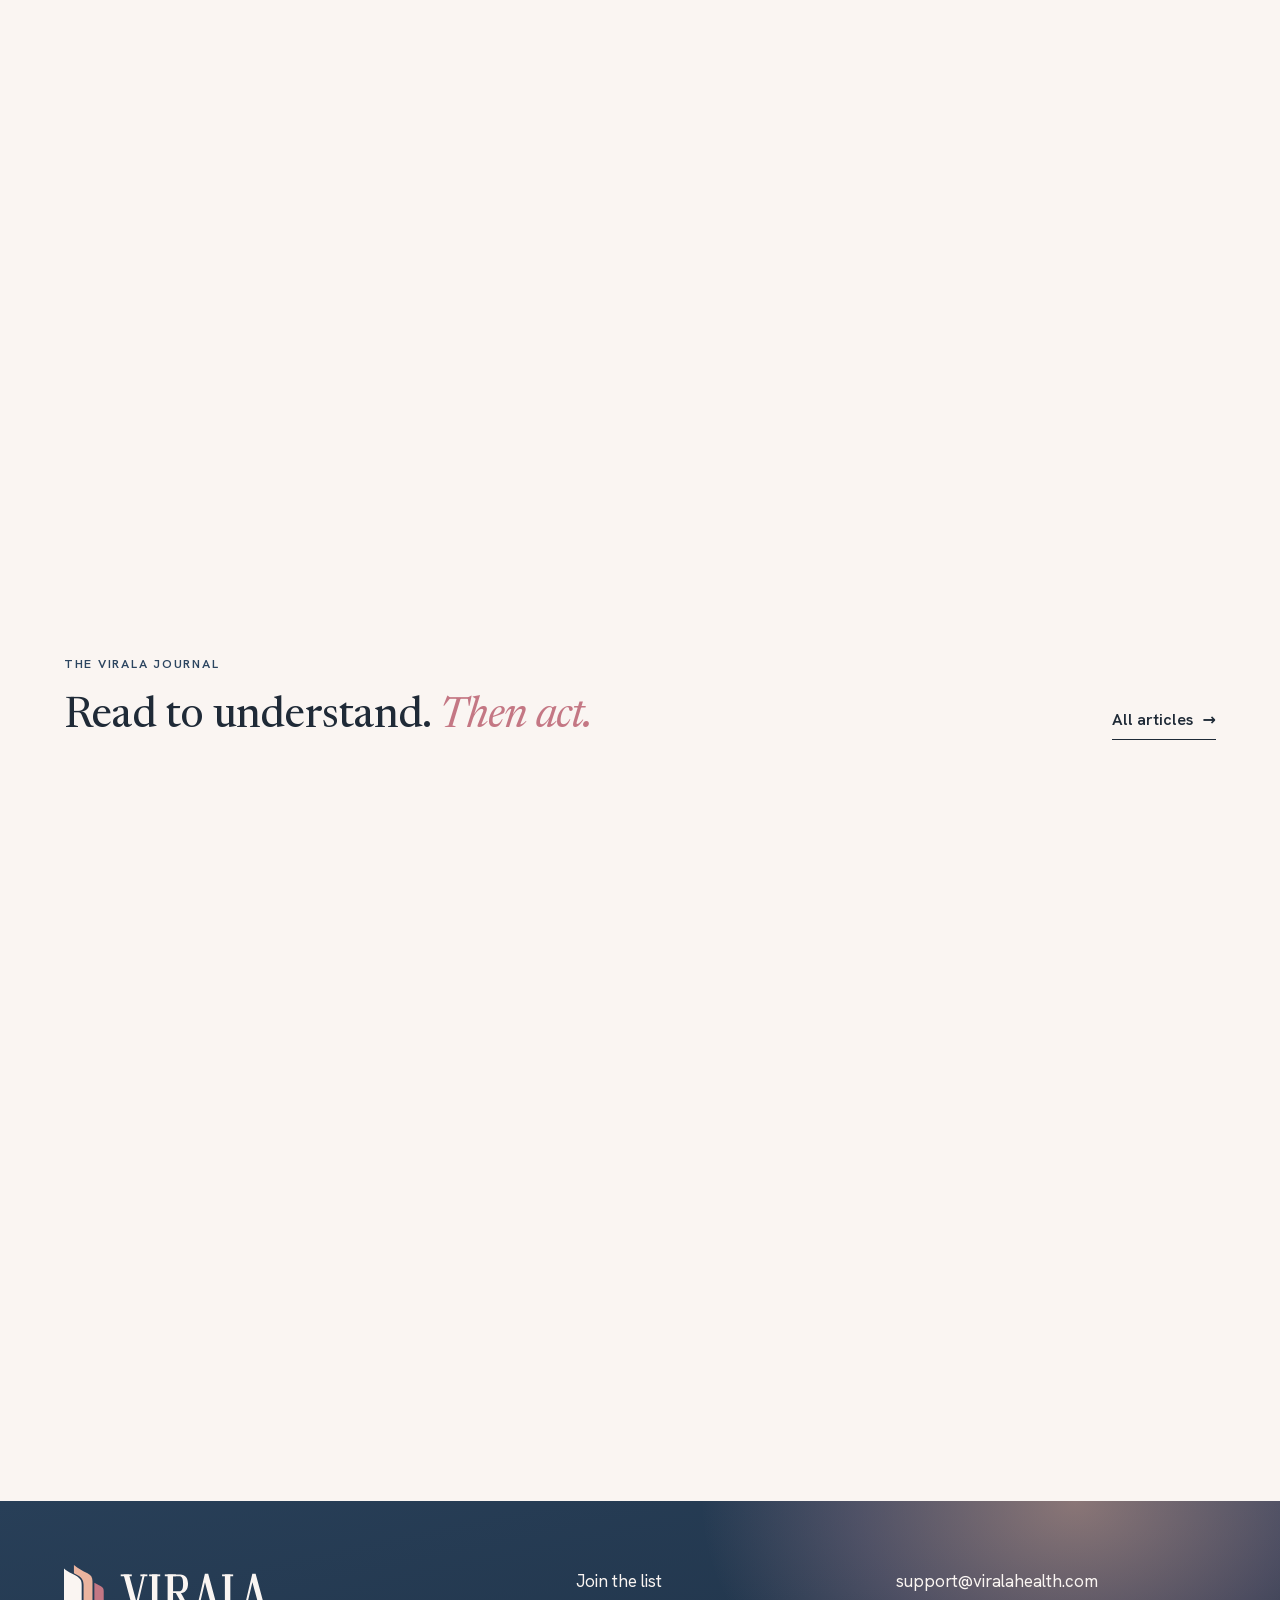
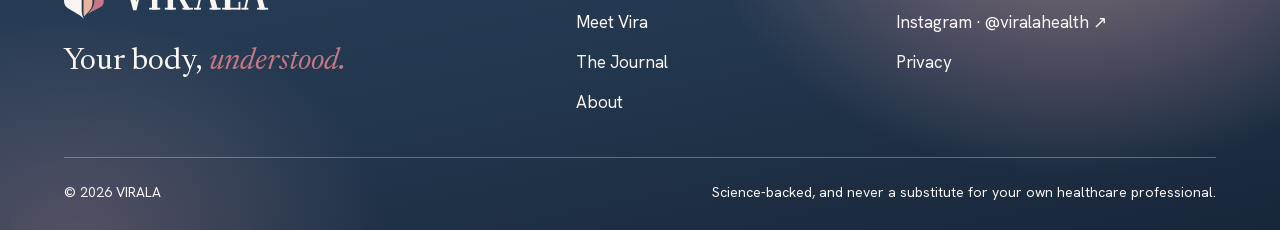
<file: circle.html>
<!doctype html>
<html lang="en"><head><meta charset="utf-8"><meta name="viewport" content="width=device-width,initial-scale=1,viewport-fit=cover">
<meta name="color-scheme" content="light"><meta name="theme-color" content="#FAF5F2"><script>try{if(localStorage.getItem('virala-theme')==='dark')document.documentElement.dataset.theme='dark'}catch(e){}</script>
<title>Join the list — VIRALA</title><meta name="description" content="News from VIRALA now arrives by email. Join the list on our homepage.">
<meta name="robots" content="noindex,follow"><meta http-equiv="refresh" content="0; url=index.html#join">
<link rel="canonical" href="https://viralahealth.com/circle.html"><link rel="icon" type="image/svg+xml" href="assets/favicon-dusk.svg"><link rel="apple-touch-icon" href="assets/apple-touch-icon-dusk.png"><link rel="manifest" href="site.webmanifest">
<meta property="og:type" content="website"><meta property="og:site_name" content="VIRALA"><meta property="og:locale" content="en_GB"><meta property="og:title" content="Join the list — VIRALA"><meta property="og:description" content="News from VIRALA now arrives by email. Join the list on our homepage."><meta property="og:url" content="https://viralahealth.com/circle.html"><meta property="og:image" content="https://viralahealth.com/assets/social-card.jpg"><meta property="og:image:type" content="image/jpeg"><meta property="og:image:width" content="1200"><meta property="og:image:height" content="630"><meta property="og:image:alt" content="Don’t just track your symptoms. Understand them. VIRALA: your body, understood.">
<meta name="twitter:card" content="summary_large_image"><meta name="twitter:title" content="Join the list — VIRALA"><meta name="twitter:description" content="News from VIRALA now arrives by email. Join the list on our homepage."><meta name="twitter:image" content="https://viralahealth.com/assets/social-card.jpg"><meta name="twitter:image:alt" content="Don’t just track your symptoms. Understand them. VIRALA: your body, understood.">
<link rel="preload" href="assets/newsreader.woff2" as="font" type="font/woff2" crossorigin><link rel="preload" href="assets/newsreader-italic.woff2" as="font" type="font/woff2" crossorigin><link rel="preload" href="assets/hanken-grotesk.woff2" as="font" type="font/woff2" crossorigin>
<link rel="stylesheet" href="styles.css?v=c3653a5407"><script src="app.js?v=5a6a2d3049" defer></script>
<script type="application/ld+json">{"@context": "https://schema.org", "@graph": [{"@type": "Organization", "@id": "https://viralahealth.com/#org", "name": "VIRALA", "url": "https://viralahealth.com/", "logo": "https://viralahealth.com/assets/icon-dusk-512.png", "sameAs": ["https://www.instagram.com/viralahealth/"]}, {"@type": "WebSite", "@id": "https://viralahealth.com/#website", "name": "VIRALA", "url": "https://viralahealth.com/", "inLanguage": "en-GB", "publisher": {"@id": "https://viralahealth.com/#org"}}, {"@type": "WebPage", "name": "Join the list — VIRALA", "url": "https://viralahealth.com/circle.html", "description": "News from VIRALA now arrives by email. Join the list on our homepage.", "inLanguage": "en-GB", "isPartOf": {"@id": "https://viralahealth.com/#website"}}]}</script></head>
<body class="page-circle"><a class="skip" href="#main">Skip to content</a>
<header class="site-header"><div class="wrap header-inner">
<a class="brand" href="index.html" aria-label="VIRALA, home"><span class="lockup"><svg class="mark" viewBox="0 0 544 736" aria-hidden="true" focusable="false"><path class="p1" d="M0 48 C60 108 158 132 202 174 C234 204 242 224 242 274 L242 608 C242 665 249 695 272 736 C218 680 122 633 60 595 C20 570 0 537 0 492 Z"/><path class="p2" d="M136 0 C196 51 252 78 322 113 C369 137 390 167 390 220 L390 482 C390 570 368 610 316 661 L276 704 C264 664 268 625 268 588 L268 270 C268 204 233 168 187 142 L136 114 Z"/><path class="p3" d="M416 244 L506 291 C535 307 544 325 544 355 L544 503 C544 540 529 560 495 578 L326 668 C390 602 416 556 416 484 Z"/></svg><svg class="wm" aria-hidden="true" focusable="false" viewBox="-2 -4 422.9 108"><g fill="currentColor"><g transform="translate(0.00 0)"><path d="M8.00 0.00 L23.50 0.00 L44.58 78.06 L63.00 0.00 L68.80 0.00 L44.82 101.60 L35.43 101.60 Z"/><path d="M0.00 0.00 L31.50 0.00 L31.50 5.20 L0.00 5.20 Z"/><path d="M56.00 0.00 L75.80 0.00 L75.80 5.20 L56.00 5.20 Z"/></g><g transform="translate(80.80 0)"><path d="M8.00 0.00 L23.50 0.00 L23.50 100.00 L8.00 100.00 Z"/><path d="M0.00 0.00 L31.50 0.00 L31.50 5.20 L0.00 5.20 Z"/><path d="M0.00 94.80 L31.50 94.80 L31.50 100.00 L0.00 100.00 Z"/></g><g transform="translate(125.30 0)"><path d="M8.00 0.00 L23.50 0.00 L23.50 100.00 L8.00 100.00 Z"/><path d="M23.5 0 L44 0 C58 0 66 10 66 26.5 C66 43 58 53 44 53 L23.5 53 L23.5 47.8 L41 47.8 C49 47.8 52 42 52 26.5 C52 11 49 5.2 41 5.2 L23.5 5.2 Z"/><path d="M31.00 52.00 L45.50 52.00 L72.00 100.00 L57.50 100.00 Z"/><path d="M0.00 0.00 L31.50 0.00 L31.50 5.20 L0.00 5.20 Z"/><path d="M0.00 94.80 L31.50 94.80 L31.50 100.00 L0.00 100.00 Z"/><path d="M50.00 94.80 L80.00 94.80 L80.00 100.00 L50.00 100.00 Z"/></g><g transform="translate(208.30 0)"><path d="M67.80 100.00 L52.30 100.00 L31.22 21.94 L12.80 100.00 L7.00 100.00 L30.98 -1.60 L40.37 -1.60 Z"/><path d="M75.80 100.00 L44.30 100.00 L44.30 94.80 L75.80 94.80 Z"/><path d="M19.80 100.00 L0.00 100.00 L0.00 94.80 L19.80 94.80 Z"/></g><g transform="translate(288.10 0)"><path d="M8.00 0.00 L23.50 0.00 L23.50 100.00 L8.00 100.00 Z"/><path d="M0.00 0.00 L31.50 0.00 L31.50 5.20 L0.00 5.20 Z"/><path d="M0.00 94.80 L52.00 94.80 L52.00 100.00 L0.00 100.00 Z"/><path d="M46.80 100.00 L46.80 78.00 L52.00 78.00 L52.00 100.00 Z"/></g><g transform="translate(343.10 0)"><path d="M67.80 100.00 L52.30 100.00 L31.22 21.94 L12.80 100.00 L7.00 100.00 L30.98 -1.60 L40.37 -1.60 Z"/><path d="M75.80 100.00 L44.30 100.00 L44.30 94.80 L75.80 94.80 Z"/><path d="M19.80 100.00 L0.00 100.00 L0.00 94.80 L19.80 94.80 Z"/></g></g></svg></span></a>
<nav class="main-nav" id="main-nav" aria-label="Main"><a href="vira.html">Meet Vira</a><a href="journal.html">Journal</a><a href="about.html">About</a><a class="nav-join" href="index.html#join">Join the list</a></nav>
<div class="header-tools"><button class="theme-toggle" type="button" aria-pressed="false" aria-label="Dark appearance"><svg viewBox="0 0 24 24" aria-hidden="true"><circle cx="12" cy="12" r="8"/><path d="M12 4a8 8 0 0 0 0 16Z"/></svg></button><button class="menu-toggle" type="button" aria-controls="main-nav" aria-expanded="false"><span>Menu</span></button></div>
</div></header><main id="main"><section class="page-hero wrap moved"><p class="lede">News from VIRALA now arrives by email. Join the list on our homepage.</p><p><a class="text-link" href="index.html#join">Continue <span class="arrow" aria-hidden="true">→</span></a></p></section></main><footer class="site-footer"><div class="wrap">
<div class="footer-top">
<div class="footer-brand"><a class="brand" href="index.html" aria-label="VIRALA, home"><span class="lockup lockup-footer"><svg class="mark" viewBox="0 0 544 736" aria-hidden="true" focusable="false"><path class="p1" d="M0 48 C60 108 158 132 202 174 C234 204 242 224 242 274 L242 608 C242 665 249 695 272 736 C218 680 122 633 60 595 C20 570 0 537 0 492 Z"/><path class="p2" d="M136 0 C196 51 252 78 322 113 C369 137 390 167 390 220 L390 482 C390 570 368 610 316 661 L276 704 C264 664 268 625 268 588 L268 270 C268 204 233 168 187 142 L136 114 Z"/><path class="p3" d="M416 244 L506 291 C535 307 544 325 544 355 L544 503 C544 540 529 560 495 578 L326 668 C390 602 416 556 416 484 Z"/></svg><svg class="wm wm-footer" aria-hidden="true" focusable="false" viewBox="-2 -4 422.9 108"><g fill="currentColor"><g transform="translate(0.00 0)"><path d="M8.00 0.00 L23.50 0.00 L44.58 78.06 L63.00 0.00 L68.80 0.00 L44.82 101.60 L35.43 101.60 Z"/><path d="M0.00 0.00 L31.50 0.00 L31.50 5.20 L0.00 5.20 Z"/><path d="M56.00 0.00 L75.80 0.00 L75.80 5.20 L56.00 5.20 Z"/></g><g transform="translate(80.80 0)"><path d="M8.00 0.00 L23.50 0.00 L23.50 100.00 L8.00 100.00 Z"/><path d="M0.00 0.00 L31.50 0.00 L31.50 5.20 L0.00 5.20 Z"/><path d="M0.00 94.80 L31.50 94.80 L31.50 100.00 L0.00 100.00 Z"/></g><g transform="translate(125.30 0)"><path d="M8.00 0.00 L23.50 0.00 L23.50 100.00 L8.00 100.00 Z"/><path d="M23.5 0 L44 0 C58 0 66 10 66 26.5 C66 43 58 53 44 53 L23.5 53 L23.5 47.8 L41 47.8 C49 47.8 52 42 52 26.5 C52 11 49 5.2 41 5.2 L23.5 5.2 Z"/><path d="M31.00 52.00 L45.50 52.00 L72.00 100.00 L57.50 100.00 Z"/><path d="M0.00 0.00 L31.50 0.00 L31.50 5.20 L0.00 5.20 Z"/><path d="M0.00 94.80 L31.50 94.80 L31.50 100.00 L0.00 100.00 Z"/><path d="M50.00 94.80 L80.00 94.80 L80.00 100.00 L50.00 100.00 Z"/></g><g transform="translate(208.30 0)"><path d="M67.80 100.00 L52.30 100.00 L31.22 21.94 L12.80 100.00 L7.00 100.00 L30.98 -1.60 L40.37 -1.60 Z"/><path d="M75.80 100.00 L44.30 100.00 L44.30 94.80 L75.80 94.80 Z"/><path d="M19.80 100.00 L0.00 100.00 L0.00 94.80 L19.80 94.80 Z"/></g><g transform="translate(288.10 0)"><path d="M8.00 0.00 L23.50 0.00 L23.50 100.00 L8.00 100.00 Z"/><path d="M0.00 0.00 L31.50 0.00 L31.50 5.20 L0.00 5.20 Z"/><path d="M0.00 94.80 L52.00 94.80 L52.00 100.00 L0.00 100.00 Z"/><path d="M46.80 100.00 L46.80 78.00 L52.00 78.00 L52.00 100.00 Z"/></g><g transform="translate(343.10 0)"><path d="M67.80 100.00 L52.30 100.00 L31.22 21.94 L12.80 100.00 L7.00 100.00 L30.98 -1.60 L40.37 -1.60 Z"/><path d="M75.80 100.00 L44.30 100.00 L44.30 94.80 L75.80 94.80 Z"/><path d="M19.80 100.00 L0.00 100.00 L0.00 94.80 L19.80 94.80 Z"/></g></g></svg></span></a><p class="footer-line">Your body, <em>understood.</em></p></div>
<nav class="footer-nav" aria-label="Footer"><a href="index.html#join">Join the list</a><a href="vira.html">Meet Vira</a><a href="journal.html">The Journal</a><a href="about.html">About</a></nav>
<div class="footer-contact"><a href="mailto:support@viralahealth.com">support@viralahealth.com</a><a href="https://www.instagram.com/viralahealth/" rel="noopener noreferrer">Instagram · @viralahealth <span class="arrow" aria-hidden="true">↗</span></a><a href="privacy.html">Privacy</a></div>
</div>
<div class="footer-base"><p>© 2026 VIRALA</p><p>Science-backed, and never a substitute for your own healthcare professional.</p></div>
</div></footer></body></html>
</file>
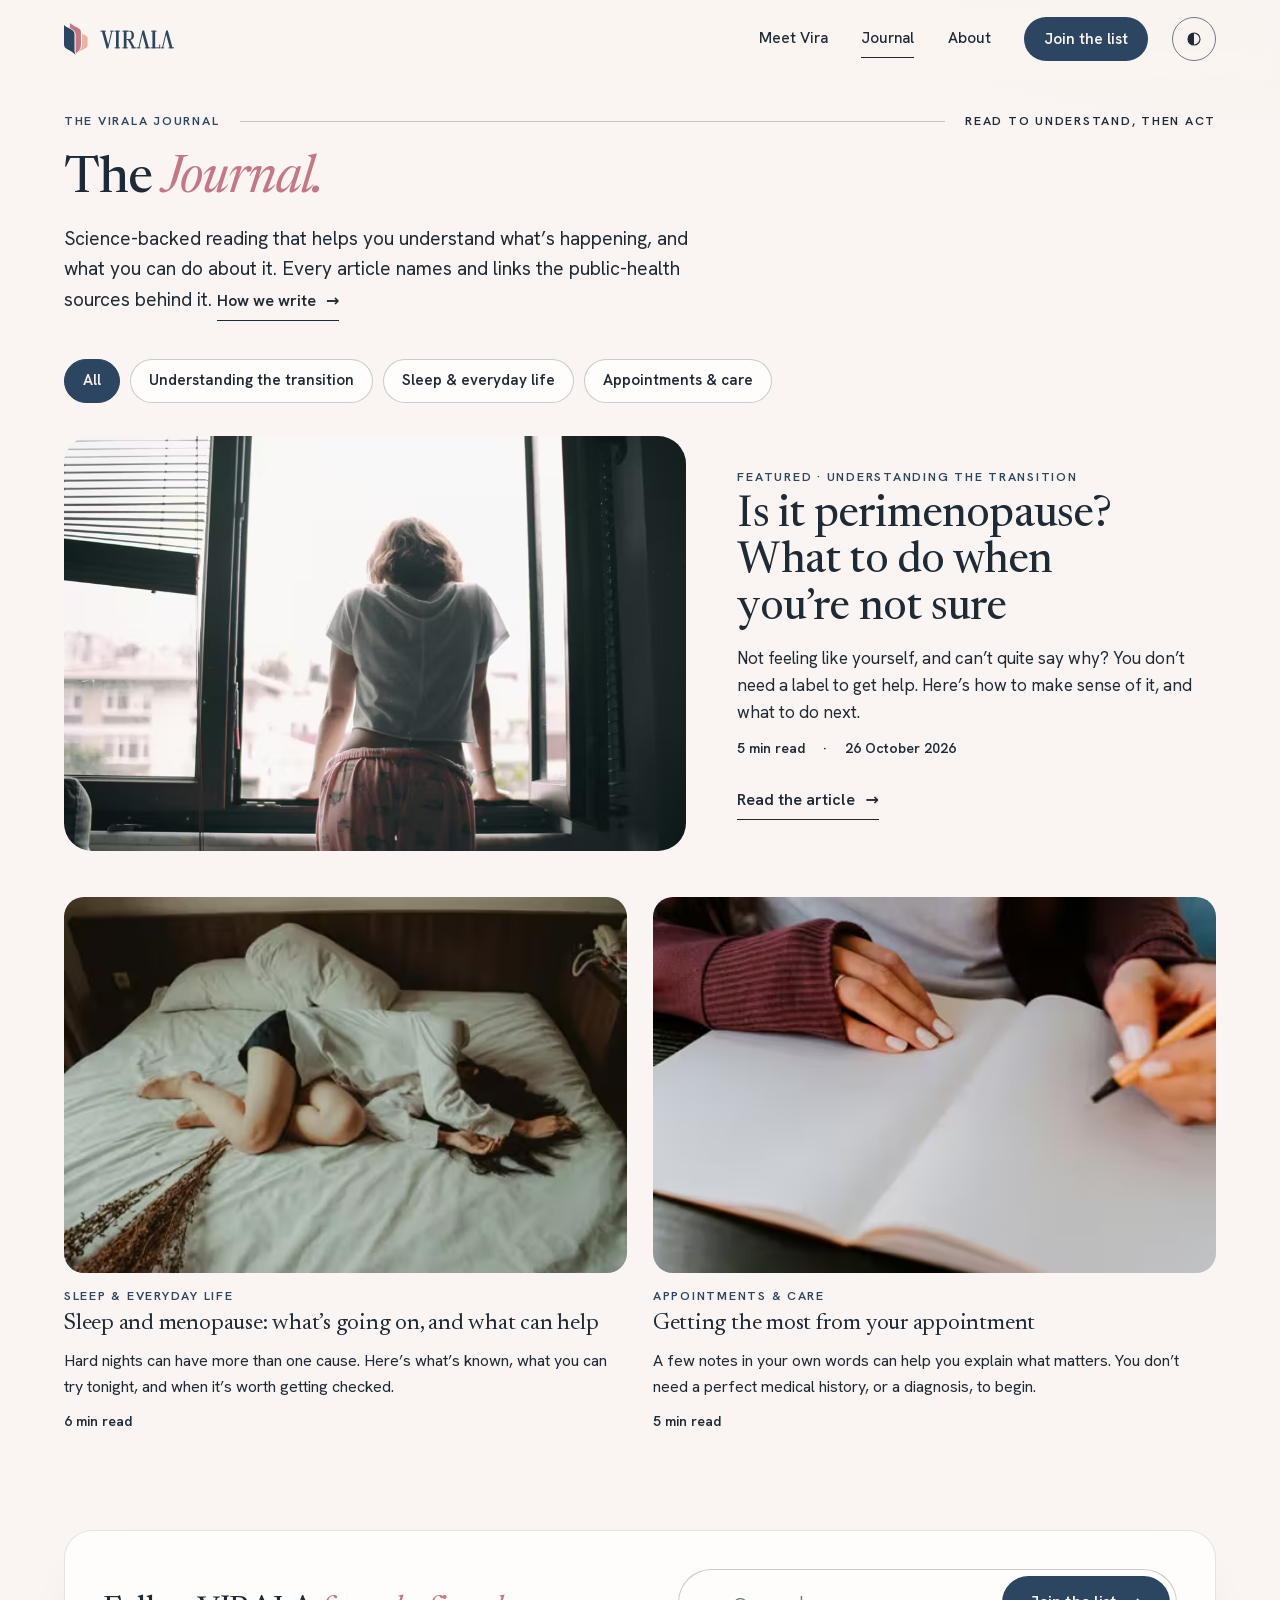
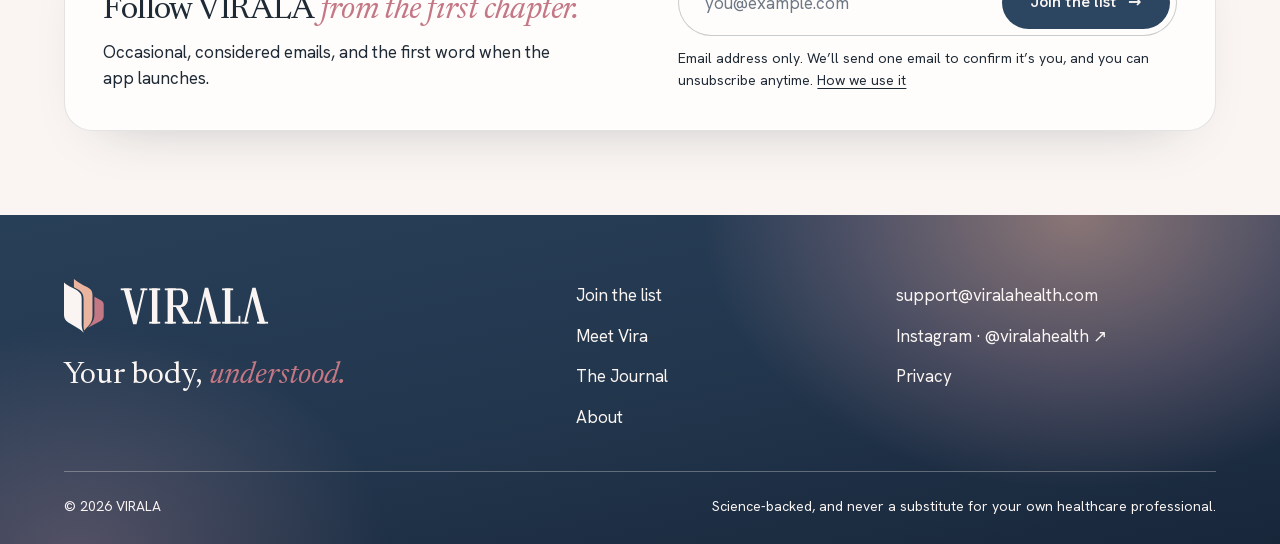
<file: journal.html>
<!doctype html>
<html lang="en"><head><meta charset="utf-8"><meta name="viewport" content="width=device-width,initial-scale=1,viewport-fit=cover">
<meta name="color-scheme" content="light"><meta name="theme-color" content="#FAF5F2"><script>try{if(localStorage.getItem('virala-theme')==='dark')document.documentElement.dataset.theme='dark'}catch(e){}</script>
<title>The Journal — VIRALA</title><meta name="description" content="Science-backed reading about perimenopause and menopause that helps you understand what’s happening and what you can do about it.">
<meta name="robots" content="index,follow">
<link rel="canonical" href="https://viralahealth.com/journal.html"><link rel="icon" type="image/svg+xml" href="assets/favicon-dusk.svg"><link rel="apple-touch-icon" href="assets/apple-touch-icon-dusk.png"><link rel="manifest" href="site.webmanifest">
<meta property="og:type" content="website"><meta property="og:site_name" content="VIRALA"><meta property="og:locale" content="en_GB"><meta property="og:title" content="The Journal — VIRALA"><meta property="og:description" content="Science-backed reading about perimenopause and menopause that helps you understand what’s happening and what you can do about it."><meta property="og:url" content="https://viralahealth.com/journal.html"><meta property="og:image" content="https://viralahealth.com/assets/social-card.jpg"><meta property="og:image:type" content="image/jpeg"><meta property="og:image:width" content="1200"><meta property="og:image:height" content="630"><meta property="og:image:alt" content="Don’t just track your symptoms. Understand them. VIRALA: your body, understood.">
<meta name="twitter:card" content="summary_large_image"><meta name="twitter:title" content="The Journal — VIRALA"><meta name="twitter:description" content="Science-backed reading about perimenopause and menopause that helps you understand what’s happening and what you can do about it."><meta name="twitter:image" content="https://viralahealth.com/assets/social-card.jpg"><meta name="twitter:image:alt" content="Don’t just track your symptoms. Understand them. VIRALA: your body, understood.">
<link rel="preload" href="assets/newsreader.woff2" as="font" type="font/woff2" crossorigin><link rel="preload" href="assets/newsreader-italic.woff2" as="font" type="font/woff2" crossorigin><link rel="preload" href="assets/hanken-grotesk.woff2" as="font" type="font/woff2" crossorigin>
<link rel="stylesheet" href="styles.css?v=c3653a5407"><script src="app.js?v=5a6a2d3049" defer></script>
<script type="application/ld+json">{"@context": "https://schema.org", "@graph": [{"@type": "Organization", "@id": "https://viralahealth.com/#org", "name": "VIRALA", "url": "https://viralahealth.com/", "logo": "https://viralahealth.com/assets/icon-dusk-512.png", "sameAs": ["https://www.instagram.com/viralahealth/"]}, {"@type": "WebSite", "@id": "https://viralahealth.com/#website", "name": "VIRALA", "url": "https://viralahealth.com/", "inLanguage": "en-GB", "publisher": {"@id": "https://viralahealth.com/#org"}}, {"@type": "WebPage", "name": "The Journal — VIRALA", "url": "https://viralahealth.com/journal.html", "description": "Science-backed reading about perimenopause and menopause that helps you understand what’s happening and what you can do about it.", "inLanguage": "en-GB", "isPartOf": {"@id": "https://viralahealth.com/#website"}}]}</script></head>
<body class="page-journal"><a class="skip" href="#main">Skip to content</a>
<header class="site-header"><div class="wrap header-inner">
<a class="brand" href="index.html" aria-label="VIRALA, home"><span class="lockup"><svg class="mark" viewBox="0 0 544 736" aria-hidden="true" focusable="false"><path class="p1" d="M0 48 C60 108 158 132 202 174 C234 204 242 224 242 274 L242 608 C242 665 249 695 272 736 C218 680 122 633 60 595 C20 570 0 537 0 492 Z"/><path class="p2" d="M136 0 C196 51 252 78 322 113 C369 137 390 167 390 220 L390 482 C390 570 368 610 316 661 L276 704 C264 664 268 625 268 588 L268 270 C268 204 233 168 187 142 L136 114 Z"/><path class="p3" d="M416 244 L506 291 C535 307 544 325 544 355 L544 503 C544 540 529 560 495 578 L326 668 C390 602 416 556 416 484 Z"/></svg><svg class="wm" aria-hidden="true" focusable="false" viewBox="-2 -4 422.9 108"><g fill="currentColor"><g transform="translate(0.00 0)"><path d="M8.00 0.00 L23.50 0.00 L44.58 78.06 L63.00 0.00 L68.80 0.00 L44.82 101.60 L35.43 101.60 Z"/><path d="M0.00 0.00 L31.50 0.00 L31.50 5.20 L0.00 5.20 Z"/><path d="M56.00 0.00 L75.80 0.00 L75.80 5.20 L56.00 5.20 Z"/></g><g transform="translate(80.80 0)"><path d="M8.00 0.00 L23.50 0.00 L23.50 100.00 L8.00 100.00 Z"/><path d="M0.00 0.00 L31.50 0.00 L31.50 5.20 L0.00 5.20 Z"/><path d="M0.00 94.80 L31.50 94.80 L31.50 100.00 L0.00 100.00 Z"/></g><g transform="translate(125.30 0)"><path d="M8.00 0.00 L23.50 0.00 L23.50 100.00 L8.00 100.00 Z"/><path d="M23.5 0 L44 0 C58 0 66 10 66 26.5 C66 43 58 53 44 53 L23.5 53 L23.5 47.8 L41 47.8 C49 47.8 52 42 52 26.5 C52 11 49 5.2 41 5.2 L23.5 5.2 Z"/><path d="M31.00 52.00 L45.50 52.00 L72.00 100.00 L57.50 100.00 Z"/><path d="M0.00 0.00 L31.50 0.00 L31.50 5.20 L0.00 5.20 Z"/><path d="M0.00 94.80 L31.50 94.80 L31.50 100.00 L0.00 100.00 Z"/><path d="M50.00 94.80 L80.00 94.80 L80.00 100.00 L50.00 100.00 Z"/></g><g transform="translate(208.30 0)"><path d="M67.80 100.00 L52.30 100.00 L31.22 21.94 L12.80 100.00 L7.00 100.00 L30.98 -1.60 L40.37 -1.60 Z"/><path d="M75.80 100.00 L44.30 100.00 L44.30 94.80 L75.80 94.80 Z"/><path d="M19.80 100.00 L0.00 100.00 L0.00 94.80 L19.80 94.80 Z"/></g><g transform="translate(288.10 0)"><path d="M8.00 0.00 L23.50 0.00 L23.50 100.00 L8.00 100.00 Z"/><path d="M0.00 0.00 L31.50 0.00 L31.50 5.20 L0.00 5.20 Z"/><path d="M0.00 94.80 L52.00 94.80 L52.00 100.00 L0.00 100.00 Z"/><path d="M46.80 100.00 L46.80 78.00 L52.00 78.00 L52.00 100.00 Z"/></g><g transform="translate(343.10 0)"><path d="M67.80 100.00 L52.30 100.00 L31.22 21.94 L12.80 100.00 L7.00 100.00 L30.98 -1.60 L40.37 -1.60 Z"/><path d="M75.80 100.00 L44.30 100.00 L44.30 94.80 L75.80 94.80 Z"/><path d="M19.80 100.00 L0.00 100.00 L0.00 94.80 L19.80 94.80 Z"/></g></g></svg></span></a>
<nav class="main-nav" id="main-nav" aria-label="Main"><a href="vira.html">Meet Vira</a><a href="journal.html" aria-current="page">Journal</a><a href="about.html">About</a><a class="nav-join" href="index.html#join">Join the list</a></nav>
<div class="header-tools"><button class="theme-toggle" type="button" aria-pressed="false" aria-label="Dark appearance"><svg viewBox="0 0 24 24" aria-hidden="true"><circle cx="12" cy="12" r="8"/><path d="M12 4a8 8 0 0 0 0 16Z"/></svg></button><button class="menu-toggle" type="button" aria-controls="main-nav" aria-expanded="false"><span>Menu</span></button></div>
</div></header><main id="main"><section class="page-hero journal-hero wrap"><p class="mh-eyebrow"><span>The VIRALA Journal</span><span class="mh-rule" aria-hidden="true"></span><span>Read to understand, then act</span></p><h1>The <em>Journal.</em></h1>
<p class="lede">Science-backed reading that helps you understand what’s happening, and what you can do about it. Every article names and links the public-health sources behind it. <a class="text-link" href="about.html#editorial">How we write <span class="arrow" aria-hidden="true">→</span></a></p>
<div class="filter" role="group" aria-label="Filter articles by topic"><button type="button" class="chip" data-filter="all" aria-pressed="true">All</button><button type="button" class="chip" data-filter="transition" aria-pressed="false">Understanding the transition</button><button type="button" class="chip" data-filter="sleep" aria-pressed="false">Sleep & everyday life</button><button type="button" class="chip" data-filter="care" aria-pressed="false">Appointments & care</button></div></section>
<section class="wrap journal-feed" aria-label="Articles"><article class="feature-post reveal" data-cat="transition"><a href="when-youre-not-sure-its-perimenopause.html"><figure class="photo feature-photo"><picture><source type="image/avif" srcset="assets/photos/open-window-480.avif 480w, assets/photos/open-window-720.avif 720w, assets/photos/open-window-960.avif 960w, assets/photos/open-window-1280.avif 1280w, assets/photos/open-window-1536.avif 1536w" sizes="(min-width: 1000px) 58vw, 100vw"><img src="assets/photos/open-window-1280.jpg" srcset="assets/photos/open-window-480.jpg 480w, assets/photos/open-window-720.jpg 720w, assets/photos/open-window-1280.jpg 1280w" sizes="(min-width: 1000px) 58vw, 100vw" width="1280" height="853" alt="A woman seen from behind, leaning on the sill of an open window in soft daylight." decoding="async" fetchpriority="high" style="object-position:55% 40%"></picture></figure>
<div class="feature-text"><p class="c-cat">Featured · Understanding the transition</p><h2 class="feature-title">Is it perimenopause? What to do when you’re not sure</h2><p class="post-dek">Not feeling like yourself, and can’t quite say why? You don’t need a label to get help. Here’s how to make sense of it, and what to do next.</p>
<p class="post-meta"><span>5 min read</span><span>26 October 2026</span></p><span class="text-link">Read the article <span class="arrow" aria-hidden="true">→</span></span></div></a></article><ul class="post-grid"><li class="post-card reveal" data-cat="sleep"><a href="sleep-changes-around-menopause.html"><figure class="photo post-photo"><picture><source type="image/avif" srcset="assets/photos/curled-on-the-bed-480.avif 480w, assets/photos/curled-on-the-bed-720.avif 720w, assets/photos/curled-on-the-bed-960.avif 960w, assets/photos/curled-on-the-bed-1280.avif 1280w, assets/photos/curled-on-the-bed-1536.avif 1536w" sizes="(min-width: 1100px) 30vw, (min-width: 700px) 46vw, 92vw"><img src="assets/photos/curled-on-the-bed-1280.jpg" srcset="assets/photos/curled-on-the-bed-480.jpg 480w, assets/photos/curled-on-the-bed-720.jpg 720w, assets/photos/curled-on-the-bed-1280.jpg 1280w" sizes="(min-width: 1100px) 30vw, (min-width: 700px) 46vw, 92vw" width="1280" height="857" alt="A woman curled up on her bed, seen from above, her face hidden in her arm." decoding="async" loading="lazy" style="object-position:62% 55%"></picture></figure>
<p class="c-cat">Sleep & everyday life</p><h2 class="post-title">Sleep and menopause: what’s going on, and what can help</h2><p class="post-dek">Hard nights can have more than one cause. Here’s what’s known, what you can try tonight, and when it’s worth getting checked.</p>
<p class="post-meta">6 min read</p></a></li><li class="post-card reveal" data-cat="care"><a href="prepare-for-a-healthcare-conversation.html"><figure class="photo post-photo"><picture><source type="image/avif" srcset="assets/photos/writing-it-down-480.avif 480w, assets/photos/writing-it-down-720.avif 720w, assets/photos/writing-it-down-960.avif 960w, assets/photos/writing-it-down-1280.avif 1280w, assets/photos/writing-it-down-1536.avif 1536w" sizes="(min-width: 1100px) 30vw, (min-width: 700px) 46vw, 92vw"><img src="assets/photos/writing-it-down-1280.jpg" srcset="assets/photos/writing-it-down-480.jpg 480w, assets/photos/writing-it-down-720.jpg 720w, assets/photos/writing-it-down-1280.jpg 1280w" sizes="(min-width: 1100px) 30vw, (min-width: 700px) 46vw, 92vw" width="1280" height="853" alt="A woman in a burgundy sweater writing in an open, blank notebook." decoding="async" loading="lazy" style="object-position:55% 45%"></picture></figure>
<p class="c-cat">Appointments & care</p><h2 class="post-title">Getting the most from your appointment</h2><p class="post-dek">A few notes in your own words can help you explain what matters. You don’t need a perfect medical history, or a diagnosis, to begin.</p>
<p class="post-meta">5 min read</p></a></li></ul>
<p class="filter-status visually-hidden" aria-live="polite"></p></section>
<section class="join-end" aria-labelledby="join-journal-title"><div class="wrap join-end-inner reveal">
<div><h2 id="join-journal-title">Follow VIRALA <em>from the first chapter.</em></h2>
<p>Occasional, considered emails, and the first word when the app launches.</p></div>
<form class="signup" action="https://app.kit.com/forms/10101242/subscriptions" method="post" accept-charset="UTF-8">
<label class="signup-label" for="email-journal">Your email address</label>
<div class="signup-row"><input id="email-journal" name="email_address" type="email" autocomplete="email" inputmode="email" autocapitalize="off" spellcheck="false" required placeholder="you@example.com" aria-describedby="note-journal">
<button class="button" type="submit">Join the list <span class="arrow" aria-hidden="true">→</span></button></div>
<p class="signup-note" id="note-journal">Email address only. We’ll send one email to confirm it’s you, and you can unsubscribe anytime. <a href="privacy.html#email">How we use it</a></p>
</form></div></section></main><footer class="site-footer"><div class="wrap">
<div class="footer-top">
<div class="footer-brand"><a class="brand" href="index.html" aria-label="VIRALA, home"><span class="lockup lockup-footer"><svg class="mark" viewBox="0 0 544 736" aria-hidden="true" focusable="false"><path class="p1" d="M0 48 C60 108 158 132 202 174 C234 204 242 224 242 274 L242 608 C242 665 249 695 272 736 C218 680 122 633 60 595 C20 570 0 537 0 492 Z"/><path class="p2" d="M136 0 C196 51 252 78 322 113 C369 137 390 167 390 220 L390 482 C390 570 368 610 316 661 L276 704 C264 664 268 625 268 588 L268 270 C268 204 233 168 187 142 L136 114 Z"/><path class="p3" d="M416 244 L506 291 C535 307 544 325 544 355 L544 503 C544 540 529 560 495 578 L326 668 C390 602 416 556 416 484 Z"/></svg><svg class="wm wm-footer" aria-hidden="true" focusable="false" viewBox="-2 -4 422.9 108"><g fill="currentColor"><g transform="translate(0.00 0)"><path d="M8.00 0.00 L23.50 0.00 L44.58 78.06 L63.00 0.00 L68.80 0.00 L44.82 101.60 L35.43 101.60 Z"/><path d="M0.00 0.00 L31.50 0.00 L31.50 5.20 L0.00 5.20 Z"/><path d="M56.00 0.00 L75.80 0.00 L75.80 5.20 L56.00 5.20 Z"/></g><g transform="translate(80.80 0)"><path d="M8.00 0.00 L23.50 0.00 L23.50 100.00 L8.00 100.00 Z"/><path d="M0.00 0.00 L31.50 0.00 L31.50 5.20 L0.00 5.20 Z"/><path d="M0.00 94.80 L31.50 94.80 L31.50 100.00 L0.00 100.00 Z"/></g><g transform="translate(125.30 0)"><path d="M8.00 0.00 L23.50 0.00 L23.50 100.00 L8.00 100.00 Z"/><path d="M23.5 0 L44 0 C58 0 66 10 66 26.5 C66 43 58 53 44 53 L23.5 53 L23.5 47.8 L41 47.8 C49 47.8 52 42 52 26.5 C52 11 49 5.2 41 5.2 L23.5 5.2 Z"/><path d="M31.00 52.00 L45.50 52.00 L72.00 100.00 L57.50 100.00 Z"/><path d="M0.00 0.00 L31.50 0.00 L31.50 5.20 L0.00 5.20 Z"/><path d="M0.00 94.80 L31.50 94.80 L31.50 100.00 L0.00 100.00 Z"/><path d="M50.00 94.80 L80.00 94.80 L80.00 100.00 L50.00 100.00 Z"/></g><g transform="translate(208.30 0)"><path d="M67.80 100.00 L52.30 100.00 L31.22 21.94 L12.80 100.00 L7.00 100.00 L30.98 -1.60 L40.37 -1.60 Z"/><path d="M75.80 100.00 L44.30 100.00 L44.30 94.80 L75.80 94.80 Z"/><path d="M19.80 100.00 L0.00 100.00 L0.00 94.80 L19.80 94.80 Z"/></g><g transform="translate(288.10 0)"><path d="M8.00 0.00 L23.50 0.00 L23.50 100.00 L8.00 100.00 Z"/><path d="M0.00 0.00 L31.50 0.00 L31.50 5.20 L0.00 5.20 Z"/><path d="M0.00 94.80 L52.00 94.80 L52.00 100.00 L0.00 100.00 Z"/><path d="M46.80 100.00 L46.80 78.00 L52.00 78.00 L52.00 100.00 Z"/></g><g transform="translate(343.10 0)"><path d="M67.80 100.00 L52.30 100.00 L31.22 21.94 L12.80 100.00 L7.00 100.00 L30.98 -1.60 L40.37 -1.60 Z"/><path d="M75.80 100.00 L44.30 100.00 L44.30 94.80 L75.80 94.80 Z"/><path d="M19.80 100.00 L0.00 100.00 L0.00 94.80 L19.80 94.80 Z"/></g></g></svg></span></a><p class="footer-line">Your body, <em>understood.</em></p></div>
<nav class="footer-nav" aria-label="Footer"><a href="index.html#join">Join the list</a><a href="vira.html">Meet Vira</a><a href="journal.html">The Journal</a><a href="about.html">About</a></nav>
<div class="footer-contact"><a href="mailto:support@viralahealth.com">support@viralahealth.com</a><a href="https://www.instagram.com/viralahealth/" rel="noopener noreferrer">Instagram · @viralahealth <span class="arrow" aria-hidden="true">↗</span></a><a href="privacy.html">Privacy</a></div>
</div>
<div class="footer-base"><p>© 2026 VIRALA</p><p>Science-backed, and never a substitute for your own healthcare professional.</p></div>
</div></footer></body></html>
</file>
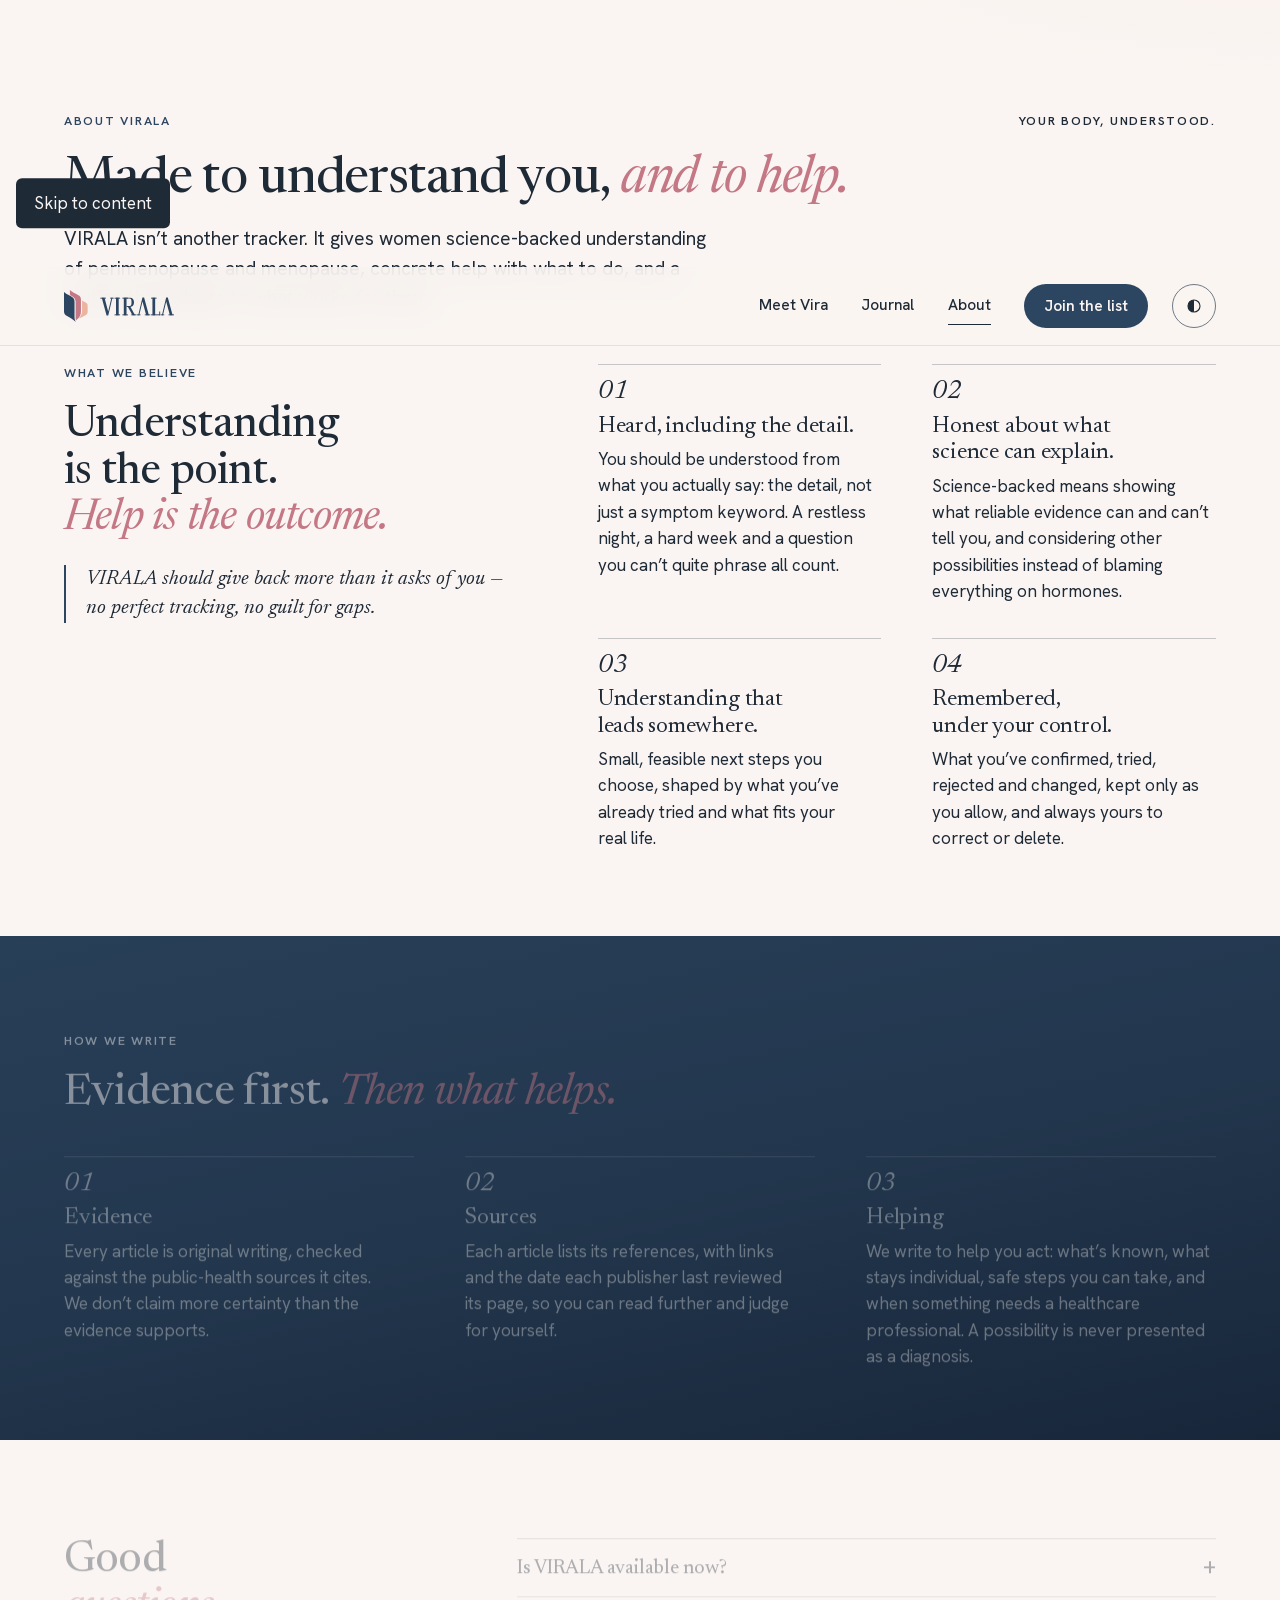
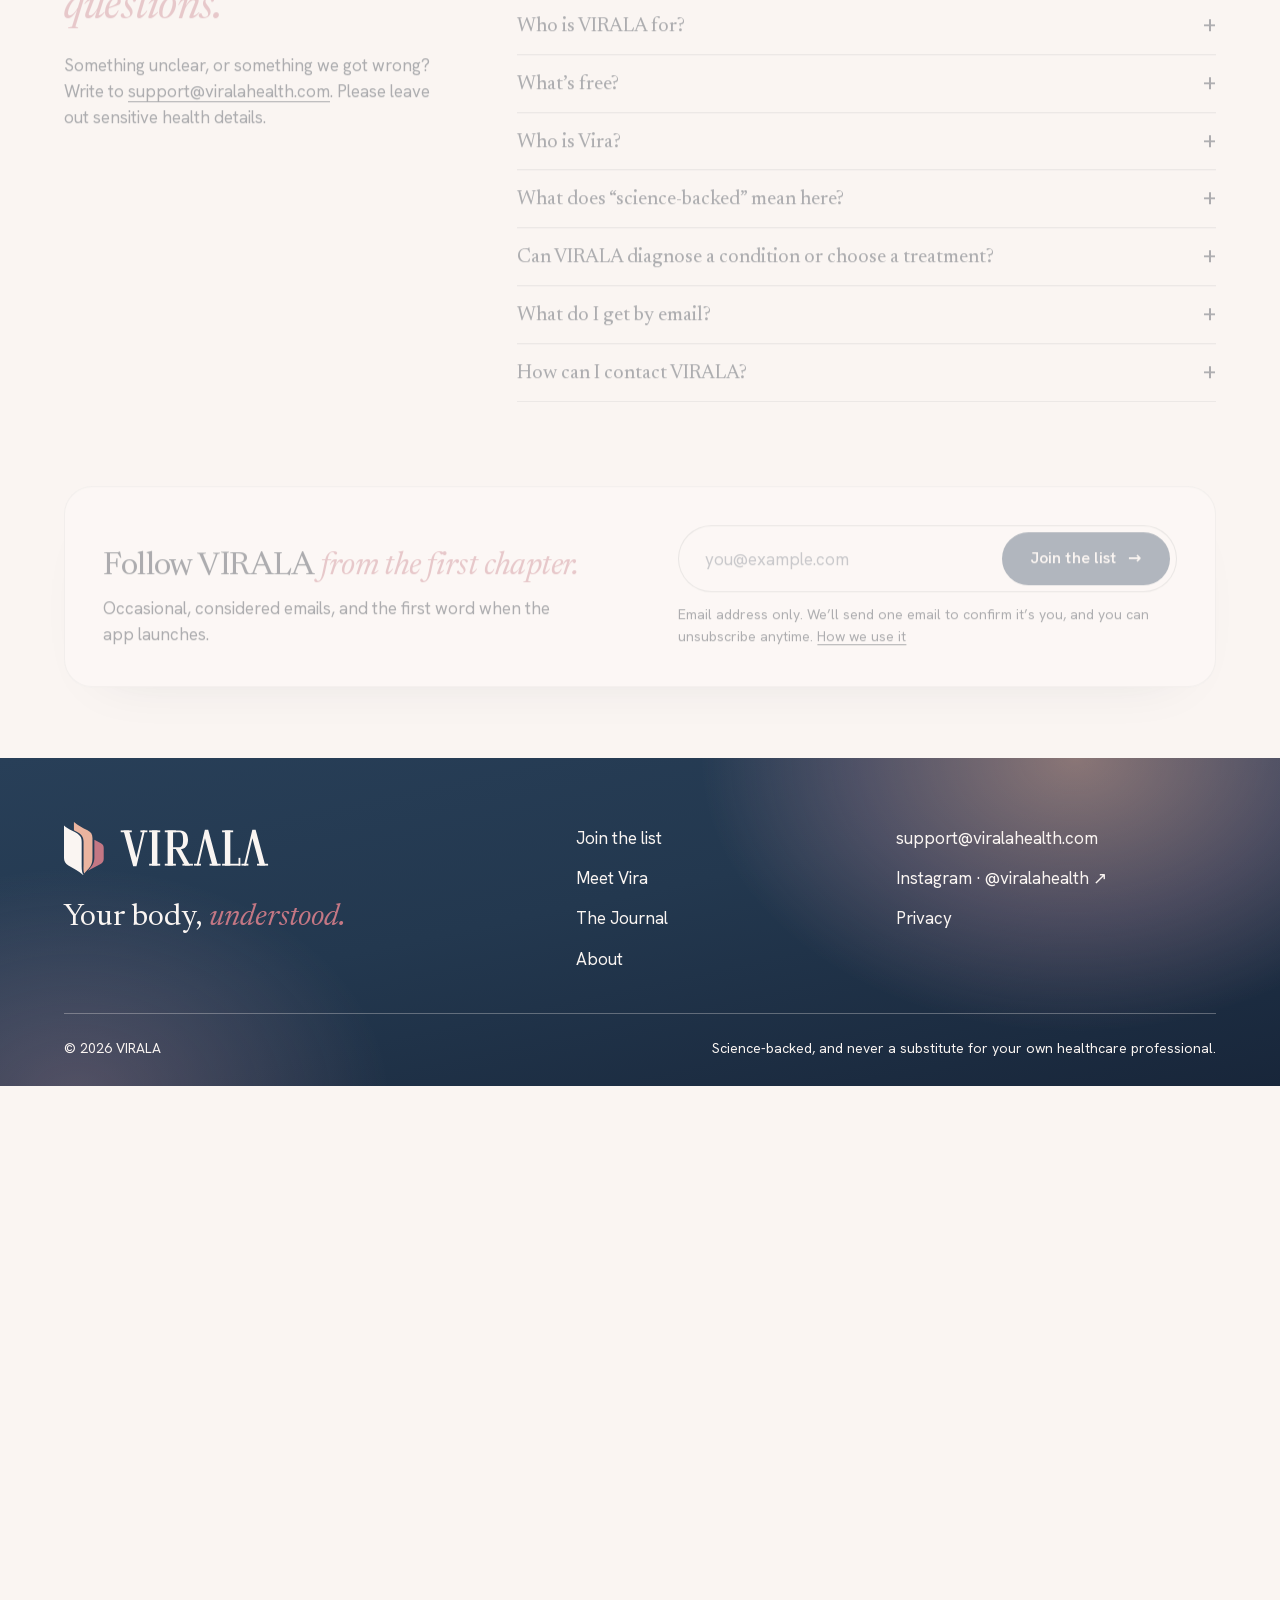
<file: philosophy.html>
<!doctype html>
<html lang="en"><head><meta charset="utf-8"><meta name="viewport" content="width=device-width,initial-scale=1,viewport-fit=cover">
<meta name="color-scheme" content="light"><meta name="theme-color" content="#FAF5F2"><script>try{if(localStorage.getItem('virala-theme')==='dark')document.documentElement.dataset.theme='dark'}catch(e){}</script>
<title>What we believe — VIRALA</title><meta name="description" content="What we believe now lives on the About page.">
<meta name="robots" content="noindex,follow"><meta http-equiv="refresh" content="0; url=about.html#philosophy">
<link rel="canonical" href="https://viralahealth.com/philosophy.html"><link rel="icon" type="image/svg+xml" href="assets/favicon-dusk.svg"><link rel="apple-touch-icon" href="assets/apple-touch-icon-dusk.png"><link rel="manifest" href="site.webmanifest">
<meta property="og:type" content="website"><meta property="og:site_name" content="VIRALA"><meta property="og:locale" content="en_GB"><meta property="og:title" content="What we believe — VIRALA"><meta property="og:description" content="What we believe now lives on the About page."><meta property="og:url" content="https://viralahealth.com/philosophy.html"><meta property="og:image" content="https://viralahealth.com/assets/social-card.jpg"><meta property="og:image:type" content="image/jpeg"><meta property="og:image:width" content="1200"><meta property="og:image:height" content="630"><meta property="og:image:alt" content="Don’t just track your symptoms. Understand them. VIRALA: your body, understood.">
<meta name="twitter:card" content="summary_large_image"><meta name="twitter:title" content="What we believe — VIRALA"><meta name="twitter:description" content="What we believe now lives on the About page."><meta name="twitter:image" content="https://viralahealth.com/assets/social-card.jpg"><meta name="twitter:image:alt" content="Don’t just track your symptoms. Understand them. VIRALA: your body, understood.">
<link rel="preload" href="assets/newsreader.woff2" as="font" type="font/woff2" crossorigin><link rel="preload" href="assets/newsreader-italic.woff2" as="font" type="font/woff2" crossorigin><link rel="preload" href="assets/hanken-grotesk.woff2" as="font" type="font/woff2" crossorigin>
<link rel="stylesheet" href="styles.css?v=c3653a5407"><script src="app.js?v=5a6a2d3049" defer></script>
<script type="application/ld+json">{"@context": "https://schema.org", "@graph": [{"@type": "Organization", "@id": "https://viralahealth.com/#org", "name": "VIRALA", "url": "https://viralahealth.com/", "logo": "https://viralahealth.com/assets/icon-dusk-512.png", "sameAs": ["https://www.instagram.com/viralahealth/"]}, {"@type": "WebSite", "@id": "https://viralahealth.com/#website", "name": "VIRALA", "url": "https://viralahealth.com/", "inLanguage": "en-GB", "publisher": {"@id": "https://viralahealth.com/#org"}}, {"@type": "WebPage", "name": "What we believe — VIRALA", "url": "https://viralahealth.com/philosophy.html", "description": "What we believe now lives on the About page.", "inLanguage": "en-GB", "isPartOf": {"@id": "https://viralahealth.com/#website"}}]}</script></head>
<body class="page-philosophy"><a class="skip" href="#main">Skip to content</a>
<header class="site-header"><div class="wrap header-inner">
<a class="brand" href="index.html" aria-label="VIRALA, home"><span class="lockup"><svg class="mark" viewBox="0 0 544 736" aria-hidden="true" focusable="false"><path class="p1" d="M0 48 C60 108 158 132 202 174 C234 204 242 224 242 274 L242 608 C242 665 249 695 272 736 C218 680 122 633 60 595 C20 570 0 537 0 492 Z"/><path class="p2" d="M136 0 C196 51 252 78 322 113 C369 137 390 167 390 220 L390 482 C390 570 368 610 316 661 L276 704 C264 664 268 625 268 588 L268 270 C268 204 233 168 187 142 L136 114 Z"/><path class="p3" d="M416 244 L506 291 C535 307 544 325 544 355 L544 503 C544 540 529 560 495 578 L326 668 C390 602 416 556 416 484 Z"/></svg><svg class="wm" aria-hidden="true" focusable="false" viewBox="-2 -4 422.9 108"><g fill="currentColor"><g transform="translate(0.00 0)"><path d="M8.00 0.00 L23.50 0.00 L44.58 78.06 L63.00 0.00 L68.80 0.00 L44.82 101.60 L35.43 101.60 Z"/><path d="M0.00 0.00 L31.50 0.00 L31.50 5.20 L0.00 5.20 Z"/><path d="M56.00 0.00 L75.80 0.00 L75.80 5.20 L56.00 5.20 Z"/></g><g transform="translate(80.80 0)"><path d="M8.00 0.00 L23.50 0.00 L23.50 100.00 L8.00 100.00 Z"/><path d="M0.00 0.00 L31.50 0.00 L31.50 5.20 L0.00 5.20 Z"/><path d="M0.00 94.80 L31.50 94.80 L31.50 100.00 L0.00 100.00 Z"/></g><g transform="translate(125.30 0)"><path d="M8.00 0.00 L23.50 0.00 L23.50 100.00 L8.00 100.00 Z"/><path d="M23.5 0 L44 0 C58 0 66 10 66 26.5 C66 43 58 53 44 53 L23.5 53 L23.5 47.8 L41 47.8 C49 47.8 52 42 52 26.5 C52 11 49 5.2 41 5.2 L23.5 5.2 Z"/><path d="M31.00 52.00 L45.50 52.00 L72.00 100.00 L57.50 100.00 Z"/><path d="M0.00 0.00 L31.50 0.00 L31.50 5.20 L0.00 5.20 Z"/><path d="M0.00 94.80 L31.50 94.80 L31.50 100.00 L0.00 100.00 Z"/><path d="M50.00 94.80 L80.00 94.80 L80.00 100.00 L50.00 100.00 Z"/></g><g transform="translate(208.30 0)"><path d="M67.80 100.00 L52.30 100.00 L31.22 21.94 L12.80 100.00 L7.00 100.00 L30.98 -1.60 L40.37 -1.60 Z"/><path d="M75.80 100.00 L44.30 100.00 L44.30 94.80 L75.80 94.80 Z"/><path d="M19.80 100.00 L0.00 100.00 L0.00 94.80 L19.80 94.80 Z"/></g><g transform="translate(288.10 0)"><path d="M8.00 0.00 L23.50 0.00 L23.50 100.00 L8.00 100.00 Z"/><path d="M0.00 0.00 L31.50 0.00 L31.50 5.20 L0.00 5.20 Z"/><path d="M0.00 94.80 L52.00 94.80 L52.00 100.00 L0.00 100.00 Z"/><path d="M46.80 100.00 L46.80 78.00 L52.00 78.00 L52.00 100.00 Z"/></g><g transform="translate(343.10 0)"><path d="M67.80 100.00 L52.30 100.00 L31.22 21.94 L12.80 100.00 L7.00 100.00 L30.98 -1.60 L40.37 -1.60 Z"/><path d="M75.80 100.00 L44.30 100.00 L44.30 94.80 L75.80 94.80 Z"/><path d="M19.80 100.00 L0.00 100.00 L0.00 94.80 L19.80 94.80 Z"/></g></g></svg></span></a>
<nav class="main-nav" id="main-nav" aria-label="Main"><a href="vira.html">Meet Vira</a><a href="journal.html">Journal</a><a href="about.html">About</a><a class="nav-join" href="index.html#join">Join the list</a></nav>
<div class="header-tools"><button class="theme-toggle" type="button" aria-pressed="false" aria-label="Dark appearance"><svg viewBox="0 0 24 24" aria-hidden="true"><circle cx="12" cy="12" r="8"/><path d="M12 4a8 8 0 0 0 0 16Z"/></svg></button><button class="menu-toggle" type="button" aria-controls="main-nav" aria-expanded="false"><span>Menu</span></button></div>
</div></header><main id="main"><section class="page-hero wrap moved"><p class="lede">What we believe now lives on the About page.</p><p><a class="text-link" href="about.html#philosophy">Continue <span class="arrow" aria-hidden="true">→</span></a></p></section></main><footer class="site-footer"><div class="wrap">
<div class="footer-top">
<div class="footer-brand"><a class="brand" href="index.html" aria-label="VIRALA, home"><span class="lockup lockup-footer"><svg class="mark" viewBox="0 0 544 736" aria-hidden="true" focusable="false"><path class="p1" d="M0 48 C60 108 158 132 202 174 C234 204 242 224 242 274 L242 608 C242 665 249 695 272 736 C218 680 122 633 60 595 C20 570 0 537 0 492 Z"/><path class="p2" d="M136 0 C196 51 252 78 322 113 C369 137 390 167 390 220 L390 482 C390 570 368 610 316 661 L276 704 C264 664 268 625 268 588 L268 270 C268 204 233 168 187 142 L136 114 Z"/><path class="p3" d="M416 244 L506 291 C535 307 544 325 544 355 L544 503 C544 540 529 560 495 578 L326 668 C390 602 416 556 416 484 Z"/></svg><svg class="wm wm-footer" aria-hidden="true" focusable="false" viewBox="-2 -4 422.9 108"><g fill="currentColor"><g transform="translate(0.00 0)"><path d="M8.00 0.00 L23.50 0.00 L44.58 78.06 L63.00 0.00 L68.80 0.00 L44.82 101.60 L35.43 101.60 Z"/><path d="M0.00 0.00 L31.50 0.00 L31.50 5.20 L0.00 5.20 Z"/><path d="M56.00 0.00 L75.80 0.00 L75.80 5.20 L56.00 5.20 Z"/></g><g transform="translate(80.80 0)"><path d="M8.00 0.00 L23.50 0.00 L23.50 100.00 L8.00 100.00 Z"/><path d="M0.00 0.00 L31.50 0.00 L31.50 5.20 L0.00 5.20 Z"/><path d="M0.00 94.80 L31.50 94.80 L31.50 100.00 L0.00 100.00 Z"/></g><g transform="translate(125.30 0)"><path d="M8.00 0.00 L23.50 0.00 L23.50 100.00 L8.00 100.00 Z"/><path d="M23.5 0 L44 0 C58 0 66 10 66 26.5 C66 43 58 53 44 53 L23.5 53 L23.5 47.8 L41 47.8 C49 47.8 52 42 52 26.5 C52 11 49 5.2 41 5.2 L23.5 5.2 Z"/><path d="M31.00 52.00 L45.50 52.00 L72.00 100.00 L57.50 100.00 Z"/><path d="M0.00 0.00 L31.50 0.00 L31.50 5.20 L0.00 5.20 Z"/><path d="M0.00 94.80 L31.50 94.80 L31.50 100.00 L0.00 100.00 Z"/><path d="M50.00 94.80 L80.00 94.80 L80.00 100.00 L50.00 100.00 Z"/></g><g transform="translate(208.30 0)"><path d="M67.80 100.00 L52.30 100.00 L31.22 21.94 L12.80 100.00 L7.00 100.00 L30.98 -1.60 L40.37 -1.60 Z"/><path d="M75.80 100.00 L44.30 100.00 L44.30 94.80 L75.80 94.80 Z"/><path d="M19.80 100.00 L0.00 100.00 L0.00 94.80 L19.80 94.80 Z"/></g><g transform="translate(288.10 0)"><path d="M8.00 0.00 L23.50 0.00 L23.50 100.00 L8.00 100.00 Z"/><path d="M0.00 0.00 L31.50 0.00 L31.50 5.20 L0.00 5.20 Z"/><path d="M0.00 94.80 L52.00 94.80 L52.00 100.00 L0.00 100.00 Z"/><path d="M46.80 100.00 L46.80 78.00 L52.00 78.00 L52.00 100.00 Z"/></g><g transform="translate(343.10 0)"><path d="M67.80 100.00 L52.30 100.00 L31.22 21.94 L12.80 100.00 L7.00 100.00 L30.98 -1.60 L40.37 -1.60 Z"/><path d="M75.80 100.00 L44.30 100.00 L44.30 94.80 L75.80 94.80 Z"/><path d="M19.80 100.00 L0.00 100.00 L0.00 94.80 L19.80 94.80 Z"/></g></g></svg></span></a><p class="footer-line">Your body, <em>understood.</em></p></div>
<nav class="footer-nav" aria-label="Footer"><a href="index.html#join">Join the list</a><a href="vira.html">Meet Vira</a><a href="journal.html">The Journal</a><a href="about.html">About</a></nav>
<div class="footer-contact"><a href="mailto:support@viralahealth.com">support@viralahealth.com</a><a href="https://www.instagram.com/viralahealth/" rel="noopener noreferrer">Instagram · @viralahealth <span class="arrow" aria-hidden="true">↗</span></a><a href="privacy.html">Privacy</a></div>
</div>
<div class="footer-base"><p>© 2026 VIRALA</p><p>Science-backed, and never a substitute for your own healthcare professional.</p></div>
</div></footer></body></html>
</file>
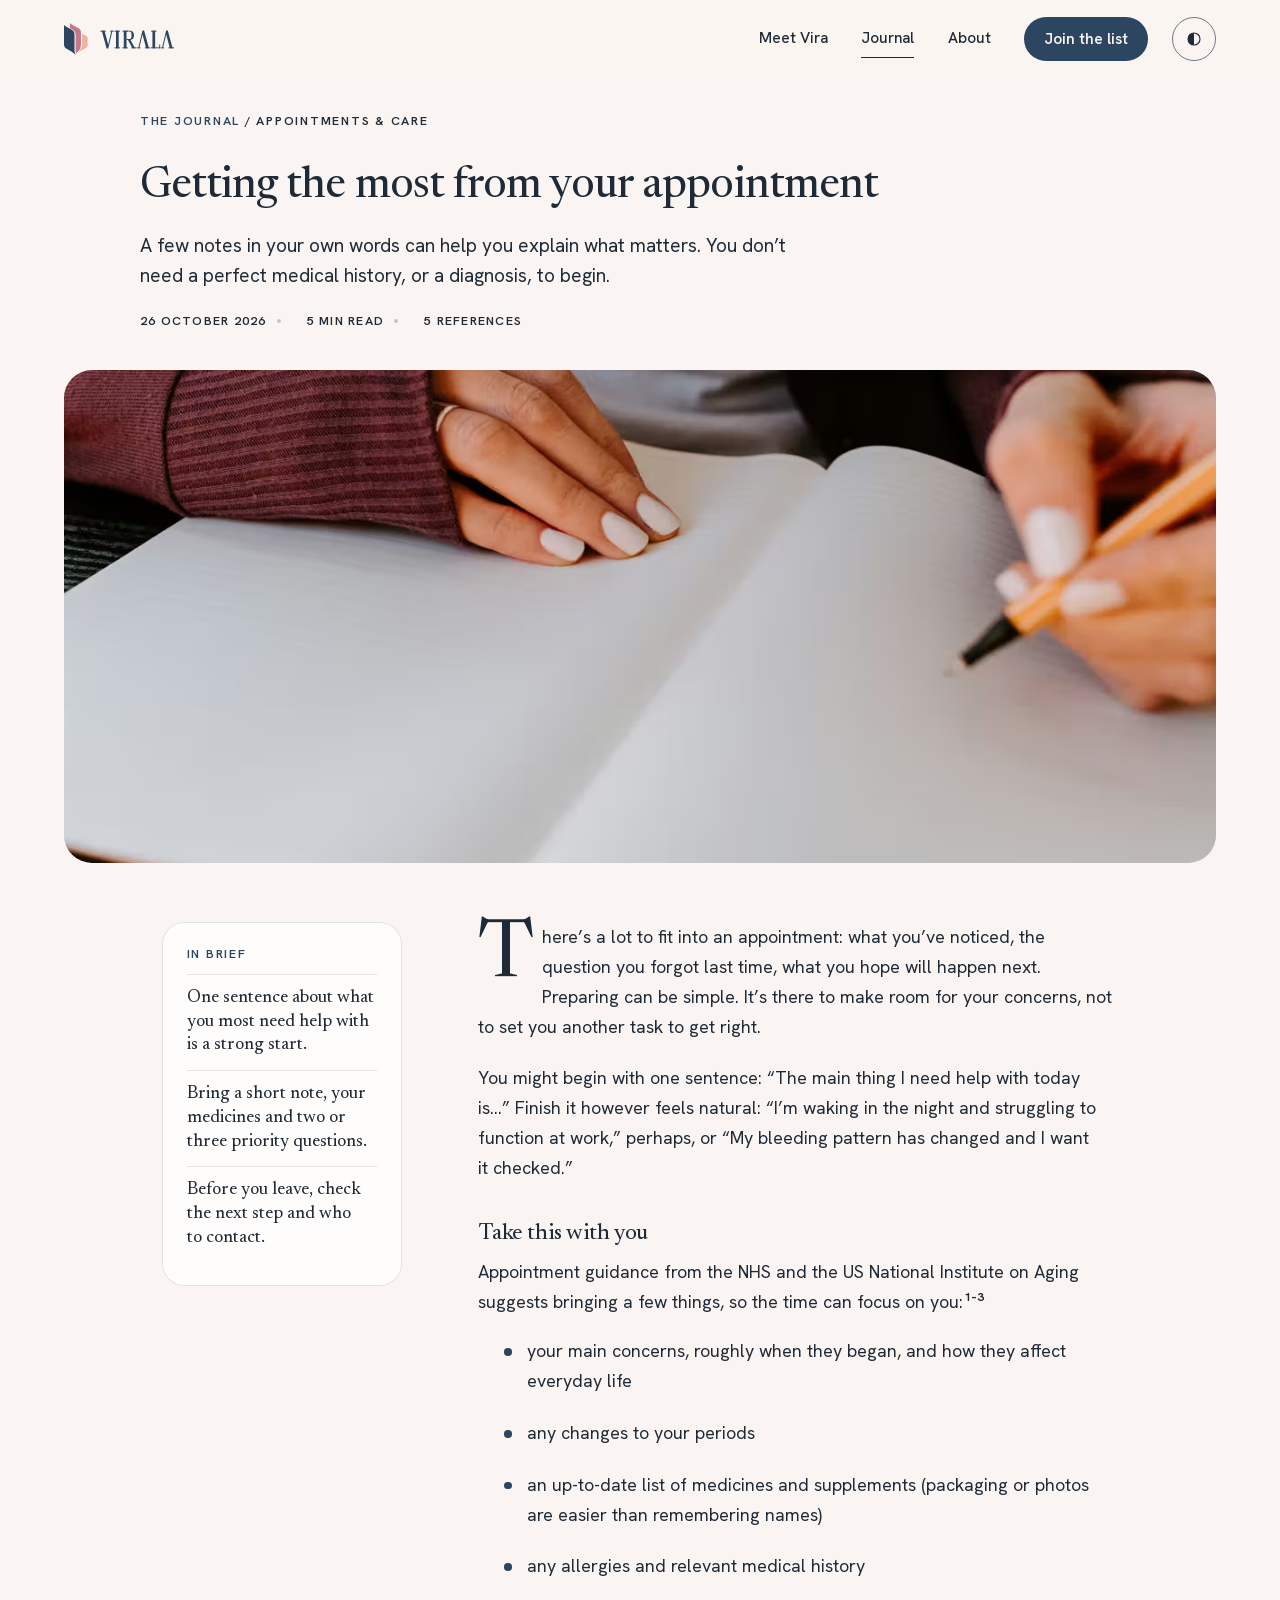
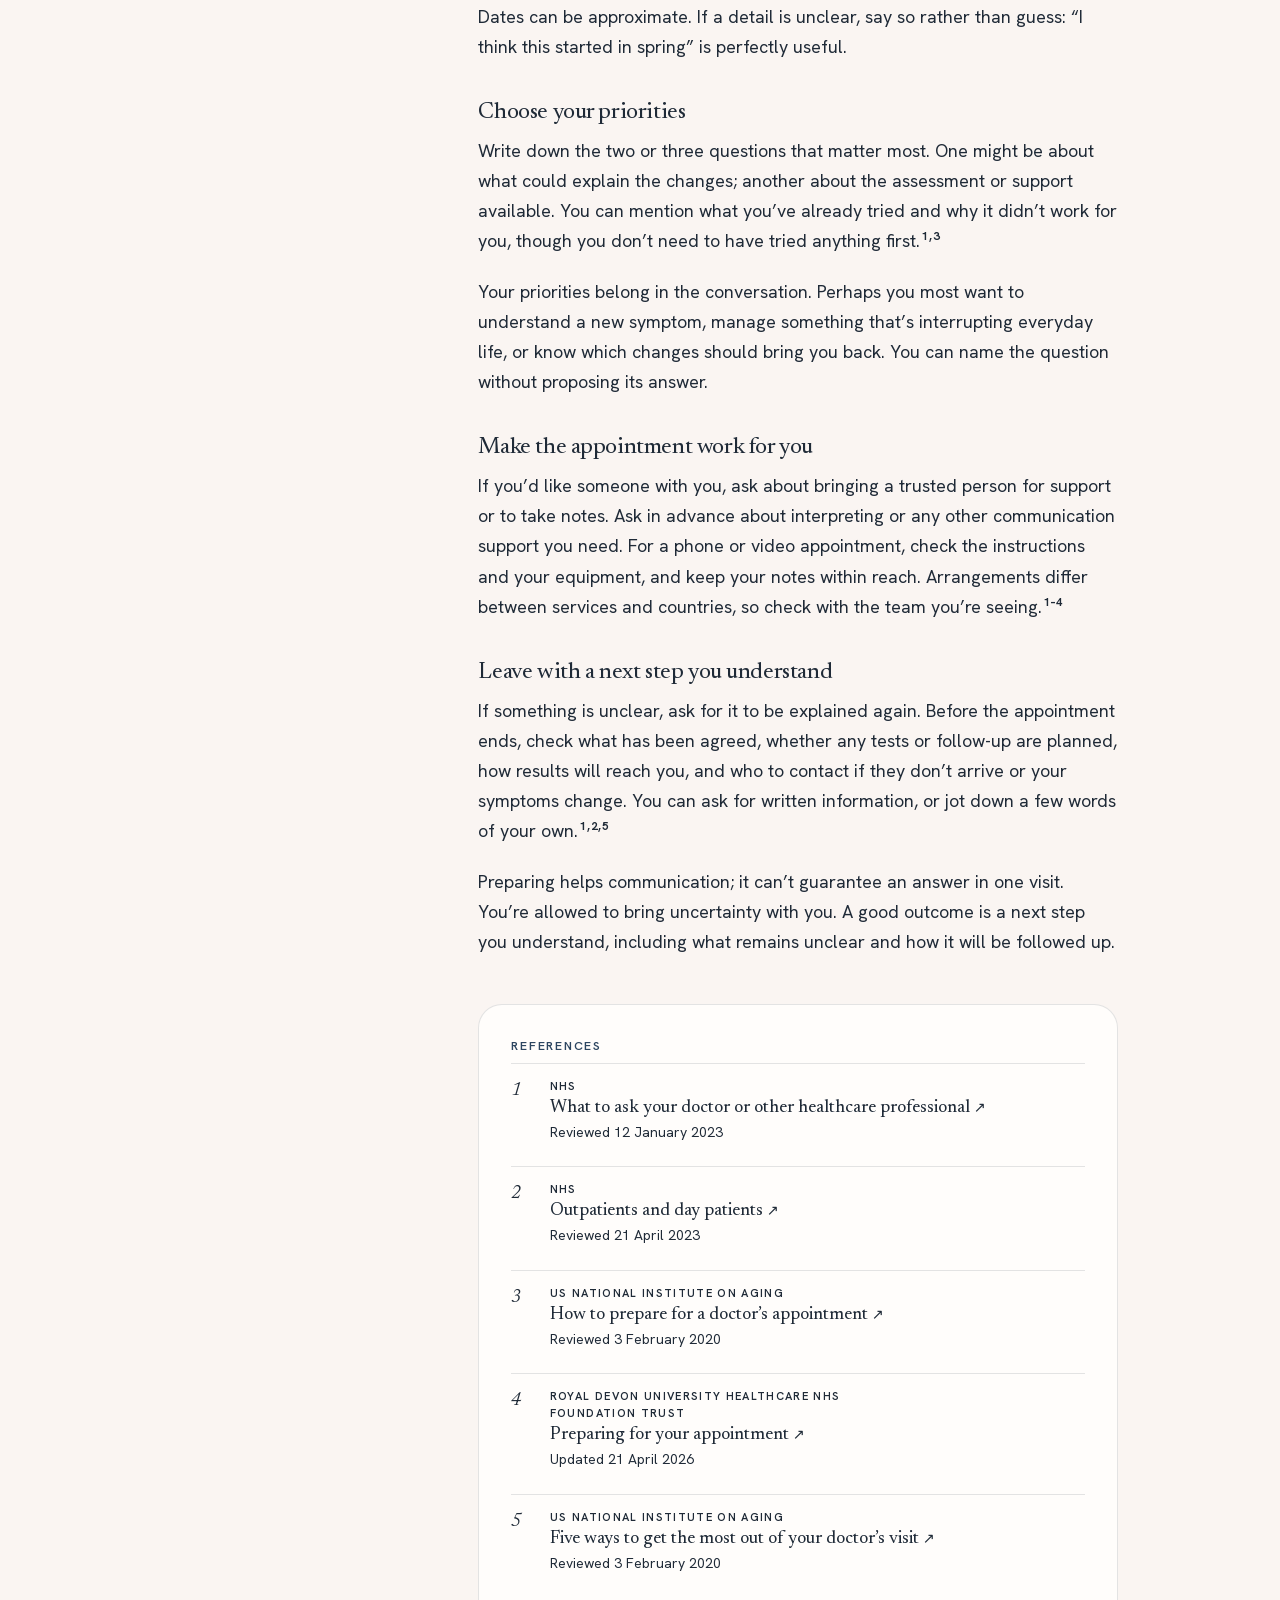
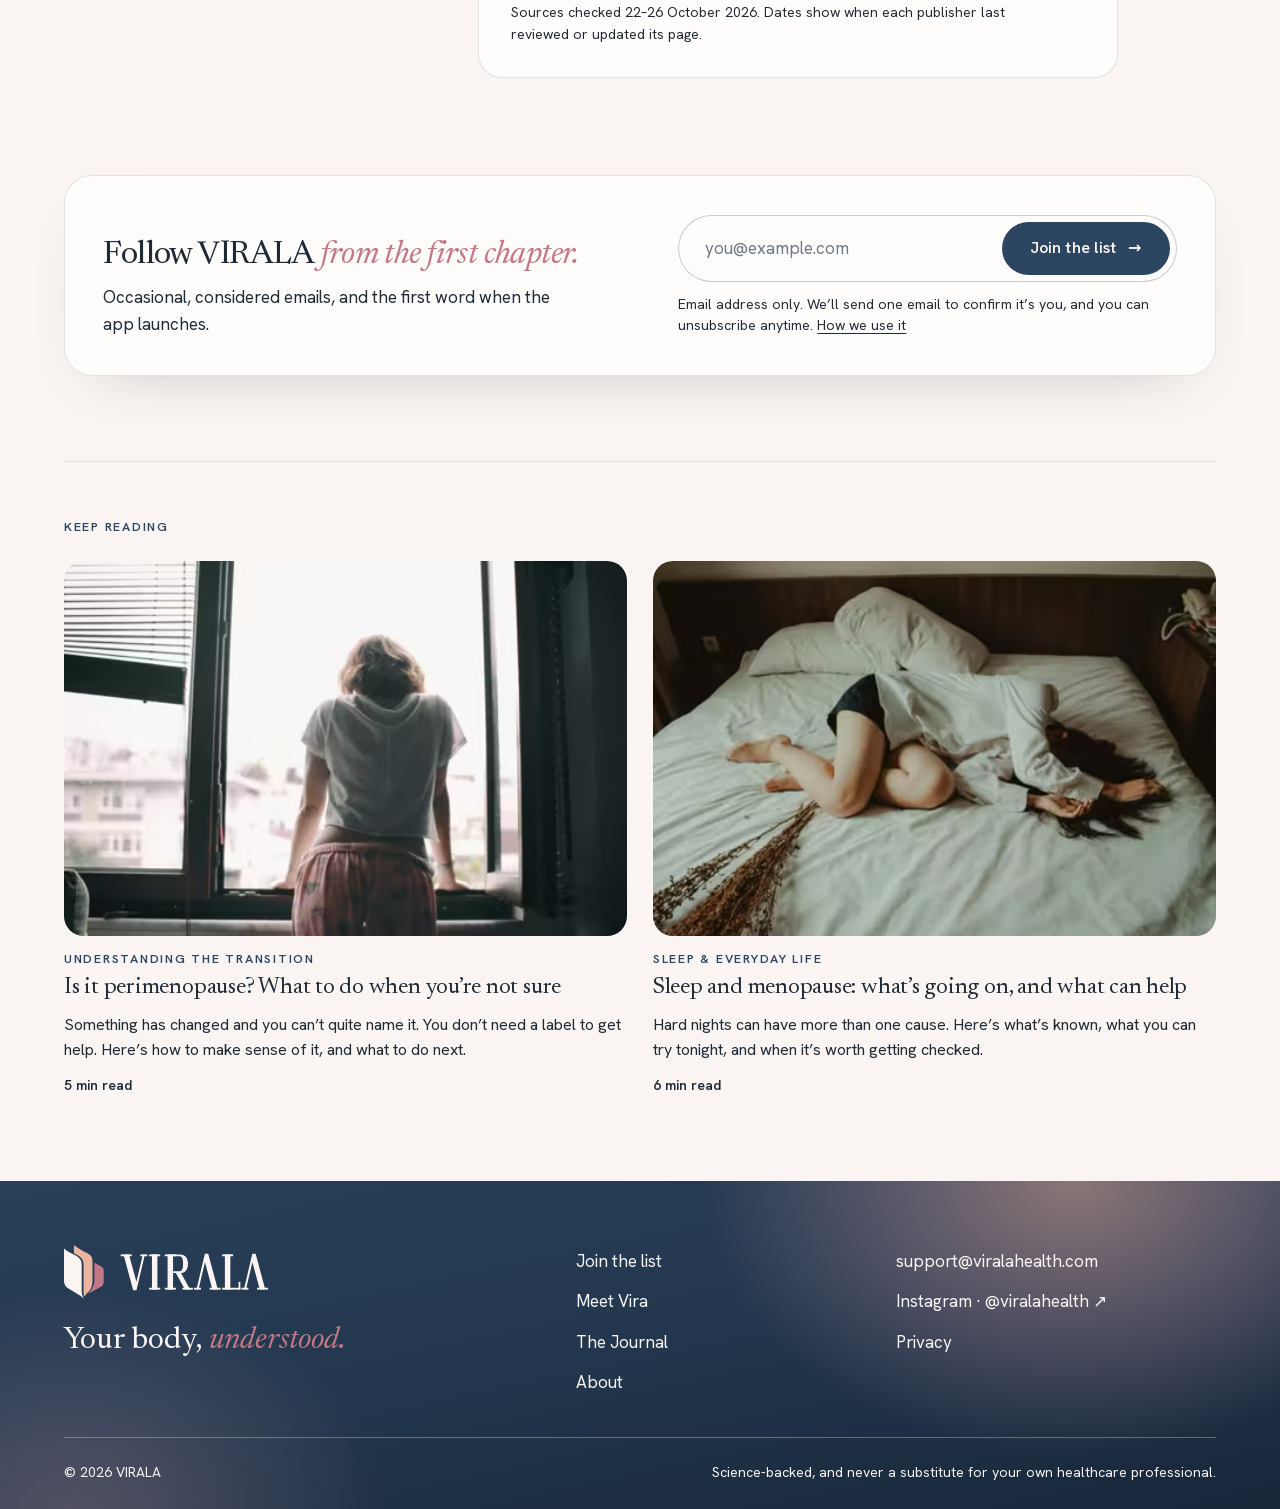
<file: prepare-for-a-healthcare-conversation.html>
<!doctype html>
<html lang="en"><head><meta charset="utf-8"><meta name="viewport" content="width=device-width,initial-scale=1,viewport-fit=cover">
<meta name="color-scheme" content="light"><meta name="theme-color" content="#FAF5F2"><script>try{if(localStorage.getItem('virala-theme')==='dark')document.documentElement.dataset.theme='dark'}catch(e){}</script>
<title>Getting the most from your appointment — VIRALA</title><meta name="description" content="A few notes in your own words can help you explain what matters. You don’t need a perfect medical history, or a diagnosis, to begin.">
<meta name="robots" content="index,follow">
<link rel="canonical" href="https://viralahealth.com/prepare-for-a-healthcare-conversation.html"><link rel="icon" type="image/svg+xml" href="assets/favicon-dusk.svg"><link rel="apple-touch-icon" href="assets/apple-touch-icon-dusk.png"><link rel="manifest" href="site.webmanifest">
<meta property="og:type" content="article"><meta property="og:site_name" content="VIRALA"><meta property="og:locale" content="en_GB"><meta property="og:title" content="Getting the most from your appointment — VIRALA"><meta property="og:description" content="A few notes in your own words can help you explain what matters. You don’t need a perfect medical history, or a diagnosis, to begin."><meta property="og:url" content="https://viralahealth.com/prepare-for-a-healthcare-conversation.html"><meta property="og:image" content="https://viralahealth.com/assets/social-card.jpg"><meta property="og:image:type" content="image/jpeg"><meta property="og:image:width" content="1200"><meta property="og:image:height" content="630"><meta property="og:image:alt" content="Don’t just track your symptoms. Understand them. VIRALA: your body, understood.">
<meta name="twitter:card" content="summary_large_image"><meta name="twitter:title" content="Getting the most from your appointment — VIRALA"><meta name="twitter:description" content="A few notes in your own words can help you explain what matters. You don’t need a perfect medical history, or a diagnosis, to begin."><meta name="twitter:image" content="https://viralahealth.com/assets/social-card.jpg"><meta name="twitter:image:alt" content="Don’t just track your symptoms. Understand them. VIRALA: your body, understood.">
<link rel="preload" href="assets/newsreader.woff2" as="font" type="font/woff2" crossorigin><link rel="preload" href="assets/newsreader-italic.woff2" as="font" type="font/woff2" crossorigin><link rel="preload" href="assets/hanken-grotesk.woff2" as="font" type="font/woff2" crossorigin>
<link rel="stylesheet" href="styles.css?v=c3653a5407"><script src="app.js?v=5a6a2d3049" defer></script>
<script type="application/ld+json">{"@context": "https://schema.org", "@graph": [{"@type": "Organization", "@id": "https://viralahealth.com/#org", "name": "VIRALA", "url": "https://viralahealth.com/", "logo": "https://viralahealth.com/assets/icon-dusk-512.png", "sameAs": ["https://www.instagram.com/viralahealth/"]}, {"@type": "WebSite", "@id": "https://viralahealth.com/#website", "name": "VIRALA", "url": "https://viralahealth.com/", "inLanguage": "en-GB", "publisher": {"@id": "https://viralahealth.com/#org"}}, {"@type": "Article", "name": "Getting the most from your appointment — VIRALA", "url": "https://viralahealth.com/prepare-for-a-healthcare-conversation.html", "description": "A few notes in your own words can help you explain what matters. You don’t need a perfect medical history, or a diagnosis, to begin.", "inLanguage": "en-GB", "isPartOf": {"@id": "https://viralahealth.com/#website"}, "headline": "Getting the most from your appointment", "datePublished": "2026-10-26", "dateModified": "2026-10-26", "mainEntityOfPage": "https://viralahealth.com/prepare-for-a-healthcare-conversation.html", "author": {"@type": "Organization", "name": "VIRALA Journal", "url": "https://viralahealth.com/journal.html"}, "publisher": {"@id": "https://viralahealth.com/#org"}, "citation": ["https://www.nhs.uk/nhs-services/gps/what-to-ask-your-doctor/", "https://www.nhs.uk/nhs-services/hospitals/going-into-hospital/outpatients-and-day-patients/", "https://www.nia.nih.gov/health/medical-care-and-appointments/how-prepare-doctors-appointment", "https://www.royaldevon.nhs.uk/patients-visitors/outpatients/preparing-for-your-appointment/", "https://www.nia.nih.gov/health/medical-care-and-appointments/five-ways-get-most-out-your-doctors-visit"], "image": "https://viralahealth.com/assets/photos/writing-it-down-1280.jpg"}]}</script></head>
<body class="page-prepare-for-a-healthcare-conversation"><a class="skip" href="#main">Skip to content</a>
<header class="site-header"><div class="wrap header-inner">
<a class="brand" href="index.html" aria-label="VIRALA, home"><span class="lockup"><svg class="mark" viewBox="0 0 544 736" aria-hidden="true" focusable="false"><path class="p1" d="M0 48 C60 108 158 132 202 174 C234 204 242 224 242 274 L242 608 C242 665 249 695 272 736 C218 680 122 633 60 595 C20 570 0 537 0 492 Z"/><path class="p2" d="M136 0 C196 51 252 78 322 113 C369 137 390 167 390 220 L390 482 C390 570 368 610 316 661 L276 704 C264 664 268 625 268 588 L268 270 C268 204 233 168 187 142 L136 114 Z"/><path class="p3" d="M416 244 L506 291 C535 307 544 325 544 355 L544 503 C544 540 529 560 495 578 L326 668 C390 602 416 556 416 484 Z"/></svg><svg class="wm" aria-hidden="true" focusable="false" viewBox="-2 -4 422.9 108"><g fill="currentColor"><g transform="translate(0.00 0)"><path d="M8.00 0.00 L23.50 0.00 L44.58 78.06 L63.00 0.00 L68.80 0.00 L44.82 101.60 L35.43 101.60 Z"/><path d="M0.00 0.00 L31.50 0.00 L31.50 5.20 L0.00 5.20 Z"/><path d="M56.00 0.00 L75.80 0.00 L75.80 5.20 L56.00 5.20 Z"/></g><g transform="translate(80.80 0)"><path d="M8.00 0.00 L23.50 0.00 L23.50 100.00 L8.00 100.00 Z"/><path d="M0.00 0.00 L31.50 0.00 L31.50 5.20 L0.00 5.20 Z"/><path d="M0.00 94.80 L31.50 94.80 L31.50 100.00 L0.00 100.00 Z"/></g><g transform="translate(125.30 0)"><path d="M8.00 0.00 L23.50 0.00 L23.50 100.00 L8.00 100.00 Z"/><path d="M23.5 0 L44 0 C58 0 66 10 66 26.5 C66 43 58 53 44 53 L23.5 53 L23.5 47.8 L41 47.8 C49 47.8 52 42 52 26.5 C52 11 49 5.2 41 5.2 L23.5 5.2 Z"/><path d="M31.00 52.00 L45.50 52.00 L72.00 100.00 L57.50 100.00 Z"/><path d="M0.00 0.00 L31.50 0.00 L31.50 5.20 L0.00 5.20 Z"/><path d="M0.00 94.80 L31.50 94.80 L31.50 100.00 L0.00 100.00 Z"/><path d="M50.00 94.80 L80.00 94.80 L80.00 100.00 L50.00 100.00 Z"/></g><g transform="translate(208.30 0)"><path d="M67.80 100.00 L52.30 100.00 L31.22 21.94 L12.80 100.00 L7.00 100.00 L30.98 -1.60 L40.37 -1.60 Z"/><path d="M75.80 100.00 L44.30 100.00 L44.30 94.80 L75.80 94.80 Z"/><path d="M19.80 100.00 L0.00 100.00 L0.00 94.80 L19.80 94.80 Z"/></g><g transform="translate(288.10 0)"><path d="M8.00 0.00 L23.50 0.00 L23.50 100.00 L8.00 100.00 Z"/><path d="M0.00 0.00 L31.50 0.00 L31.50 5.20 L0.00 5.20 Z"/><path d="M0.00 94.80 L52.00 94.80 L52.00 100.00 L0.00 100.00 Z"/><path d="M46.80 100.00 L46.80 78.00 L52.00 78.00 L52.00 100.00 Z"/></g><g transform="translate(343.10 0)"><path d="M67.80 100.00 L52.30 100.00 L31.22 21.94 L12.80 100.00 L7.00 100.00 L30.98 -1.60 L40.37 -1.60 Z"/><path d="M75.80 100.00 L44.30 100.00 L44.30 94.80 L75.80 94.80 Z"/><path d="M19.80 100.00 L0.00 100.00 L0.00 94.80 L19.80 94.80 Z"/></g></g></svg></span></a>
<nav class="main-nav" id="main-nav" aria-label="Main"><a href="vira.html">Meet Vira</a><a href="journal.html" aria-current="page">Journal</a><a href="about.html">About</a><a class="nav-join" href="index.html#join">Join the list</a></nav>
<div class="header-tools"><button class="theme-toggle" type="button" aria-pressed="false" aria-label="Dark appearance"><svg viewBox="0 0 24 24" aria-hidden="true"><circle cx="12" cy="12" r="8"/><path d="M12 4a8 8 0 0 0 0 16Z"/></svg></button><button class="menu-toggle" type="button" aria-controls="main-nav" aria-expanded="false"><span>Menu</span></button></div>
</div></header><main id="main"><article class="article"><header class="article-head wrap"><p class="crumb"><a href="journal.html">The Journal</a> <span aria-hidden="true">/</span> Appointments & care</p>
<h1>Getting the most from your appointment</h1><p class="lede">A few notes in your own words can help you explain what matters. You don’t need a perfect medical history, or a diagnosis, to begin.</p>
<p class="article-meta"><span>26 October 2026</span><span>5 min read</span><span>5 references</span></p></header>
<div class="wrap"><figure class="photo article-photo"><picture><source type="image/avif" srcset="assets/photos/writing-it-down-480.avif 480w, assets/photos/writing-it-down-720.avif 720w, assets/photos/writing-it-down-960.avif 960w, assets/photos/writing-it-down-1280.avif 1280w, assets/photos/writing-it-down-1536.avif 1536w" sizes="(min-width: 1320px) 1320px, 100vw"><img src="assets/photos/writing-it-down-1280.jpg" srcset="assets/photos/writing-it-down-480.jpg 480w, assets/photos/writing-it-down-720.jpg 720w, assets/photos/writing-it-down-1280.jpg 1280w" sizes="(min-width: 1320px) 1320px, 100vw" width="1280" height="853" alt="A woman in a burgundy sweater writing in an open, blank notebook." decoding="async" fetchpriority="high" style="object-position:55% 45%"></picture></figure></div>
<div class="article-layout wrap"><aside class="brief" aria-labelledby="brief-03"><h2 id="brief-03" class="label">In brief</h2><ul><li>One sentence about what you most need help with is a strong start.</li><li>Bring a short note, your medicines and two or three priority questions.</li><li>Before you leave, check the next step and who to contact.</li></ul></aside>
<div class="prose article-body">
<p>There’s a lot to fit into an appointment: what you’ve noticed, the question you forgot last time, what you hope will happen next. Preparing can be simple. It’s there to make room for your concerns, not to set you another task to get right.</p>
<p>You might begin with one sentence: “The main thing I need help with today is…” Finish it however feels natural: “I’m waking in the night and struggling to function at work,” perhaps, or “My bleeding pattern has changed and I want it checked.”</p>
<h2>Take this with you</h2>
<p>Appointment guidance from the NHS and the US National Institute on Aging suggests bringing a few things, so the time can focus on you:<sup class="cite"><a href="#ref-1" aria-label="References 1 to 3">1–3</a></sup></p>
<ul class="help-list"><li>your main concerns, roughly when they began, and how they affect everyday life</li><li>any changes to your periods</li><li>an up-to-date list of medicines and supplements (packaging or photos are easier than remembering names)</li><li>any allergies and relevant medical history</li></ul>
<p>Dates can be approximate. If a detail is unclear, say so rather than guess: “I think this started in spring” is perfectly useful.</p>
<h2>Choose your priorities</h2>
<p>Write down the two or three questions that matter most. One might be about what could explain the changes; another about the assessment or support available. You can mention what you’ve already tried and why it didn’t work for you, though you don’t need to have tried anything first.<sup class="cite"><a href="#ref-1" aria-label="Reference 1, NHS">1</a>,<a href="#ref-3" aria-label="Reference 3, US National Institute on Aging">3</a></sup></p>
<p>Your priorities belong in the conversation. Perhaps you most want to understand a new symptom, manage something that’s interrupting everyday life, or know which changes should bring you back. You can name the question without proposing its answer.</p>
<h2>Make the appointment work for you</h2>
<p>If you’d like someone with you, ask about bringing a trusted person for support or to take notes. Ask in advance about interpreting or any other communication support you need. For a phone or video appointment, check the instructions and your equipment, and keep your notes within reach. Arrangements differ between services and countries, so check with the team you’re seeing.<sup class="cite"><a href="#ref-1" aria-label="References 1 to 4">1–4</a></sup></p>
<h2>Leave with a next step you understand</h2>
<p>If something is unclear, ask for it to be explained again. Before the appointment ends, check what has been agreed, whether any tests or follow-up are planned, how results will reach you, and who to contact if they don’t arrive or your symptoms change. You can ask for written information, or jot down a few words of your own.<sup class="cite"><a href="#ref-1" aria-label="Reference 1, NHS">1</a>,<a href="#ref-2" aria-label="Reference 2, NHS">2</a>,<a href="#ref-5" aria-label="Reference 5, US National Institute on Aging">5</a></sup></p>
<p>Preparing helps communication; it can’t guarantee an answer in one visit. You’re allowed to bring uncertainty with you. A good outcome is a next step you understand, including what remains unclear and how it will be followed up.</p>
<section class="refs" aria-labelledby="refs-03"><h2 id="refs-03">References</h2><ol><li id="ref-1"><span class="ref-n">1</span><div><p class="ref-pub">NHS</p>
<a class="ref-title" href="https://www.nhs.uk/nhs-services/gps/what-to-ask-your-doctor/" rel="noopener noreferrer">What to ask your doctor or other healthcare professional <span class="arrow" aria-hidden="true">↗</span></a><p class="ref-date">Reviewed 12 January 2023</p></div></li><li id="ref-2"><span class="ref-n">2</span><div><p class="ref-pub">NHS</p>
<a class="ref-title" href="https://www.nhs.uk/nhs-services/hospitals/going-into-hospital/outpatients-and-day-patients/" rel="noopener noreferrer">Outpatients and day patients <span class="arrow" aria-hidden="true">↗</span></a><p class="ref-date">Reviewed 21 April 2023</p></div></li><li id="ref-3"><span class="ref-n">3</span><div><p class="ref-pub">US National Institute on Aging</p>
<a class="ref-title" href="https://www.nia.nih.gov/health/medical-care-and-appointments/how-prepare-doctors-appointment" rel="noopener noreferrer">How to prepare for a doctor’s appointment <span class="arrow" aria-hidden="true">↗</span></a><p class="ref-date">Reviewed 3 February 2020</p></div></li><li id="ref-4"><span class="ref-n">4</span><div><p class="ref-pub">Royal Devon University Healthcare NHS Foundation Trust</p>
<a class="ref-title" href="https://www.royaldevon.nhs.uk/patients-visitors/outpatients/preparing-for-your-appointment/" rel="noopener noreferrer">Preparing for your appointment <span class="arrow" aria-hidden="true">↗</span></a><p class="ref-date">Updated 21 April 2026</p></div></li><li id="ref-5"><span class="ref-n">5</span><div><p class="ref-pub">US National Institute on Aging</p>
<a class="ref-title" href="https://www.nia.nih.gov/health/medical-care-and-appointments/five-ways-get-most-out-your-doctors-visit" rel="noopener noreferrer">Five ways to get the most out of your doctor’s visit <span class="arrow" aria-hidden="true">↗</span></a><p class="ref-date">Reviewed 3 February 2020</p></div></li></ol>
<p class="refs-note">Sources checked 22–26 October 2026. Dates show when each publisher last reviewed or updated its page.</p></section></div></div></article>
<section class="join-end" aria-labelledby="join-03-title"><div class="wrap join-end-inner">
<div><h2 id="join-03-title">Follow VIRALA <em>from the first chapter.</em></h2>
<p>Occasional, considered emails, and the first word when the app launches.</p></div>
<form class="signup" action="https://app.kit.com/forms/10101242/subscriptions" method="post" accept-charset="UTF-8">
<label class="signup-label" for="email-art03">Your email address</label>
<div class="signup-row"><input id="email-art03" name="email_address" type="email" autocomplete="email" inputmode="email" autocapitalize="off" spellcheck="false" required placeholder="you@example.com" aria-describedby="note-art03">
<button class="button" type="submit">Join the list <span class="arrow" aria-hidden="true">→</span></button></div>
<p class="signup-note" id="note-art03">Email address only. We’ll send one email to confirm it’s you, and you can unsubscribe anytime. <a href="privacy.html#email">How we use it</a></p>
</form></div></section>
<section class="wrap more-reading" aria-labelledby="more-title"><h2 id="more-title" class="label">Keep reading</h2><ul class="post-grid"><li class="post-card reveal" data-cat="transition"><a href="when-youre-not-sure-its-perimenopause.html"><figure class="photo post-photo"><picture><source type="image/avif" srcset="assets/photos/open-window-480.avif 480w, assets/photos/open-window-720.avif 720w, assets/photos/open-window-960.avif 960w, assets/photos/open-window-1280.avif 1280w, assets/photos/open-window-1536.avif 1536w" sizes="(min-width: 1100px) 30vw, (min-width: 700px) 46vw, 92vw"><img src="assets/photos/open-window-1280.jpg" srcset="assets/photos/open-window-480.jpg 480w, assets/photos/open-window-720.jpg 720w, assets/photos/open-window-1280.jpg 1280w" sizes="(min-width: 1100px) 30vw, (min-width: 700px) 46vw, 92vw" width="1280" height="853" alt="A woman seen from behind, leaning on the sill of an open window in soft daylight." decoding="async" loading="lazy" style="object-position:55% 40%"></picture></figure>
<p class="c-cat">Understanding the transition</p><h3 class="post-title">Is it perimenopause? What to do when you’re not sure</h3><p class="post-dek">Something has changed and you can’t quite name it. You don’t need a label to get help. Here’s how to make sense of it, and what to do next.</p>
<p class="post-meta">5 min read</p></a></li><li class="post-card reveal" data-cat="sleep"><a href="sleep-changes-around-menopause.html"><figure class="photo post-photo"><picture><source type="image/avif" srcset="assets/photos/curled-on-the-bed-480.avif 480w, assets/photos/curled-on-the-bed-720.avif 720w, assets/photos/curled-on-the-bed-960.avif 960w, assets/photos/curled-on-the-bed-1280.avif 1280w, assets/photos/curled-on-the-bed-1536.avif 1536w" sizes="(min-width: 1100px) 30vw, (min-width: 700px) 46vw, 92vw"><img src="assets/photos/curled-on-the-bed-1280.jpg" srcset="assets/photos/curled-on-the-bed-480.jpg 480w, assets/photos/curled-on-the-bed-720.jpg 720w, assets/photos/curled-on-the-bed-1280.jpg 1280w" sizes="(min-width: 1100px) 30vw, (min-width: 700px) 46vw, 92vw" width="1280" height="857" alt="A woman curled up on her bed, seen from above, her face hidden in her arm." decoding="async" loading="lazy" style="object-position:62% 55%"></picture></figure>
<p class="c-cat">Sleep & everyday life</p><h3 class="post-title">Sleep and menopause: what’s going on, and what can help</h3><p class="post-dek">Hard nights can have more than one cause. Here’s what’s known, what you can try tonight, and when it’s worth getting checked.</p>
<p class="post-meta">6 min read</p></a></li></ul></section></main><footer class="site-footer"><div class="wrap">
<div class="footer-top">
<div class="footer-brand"><a class="brand" href="index.html" aria-label="VIRALA, home"><span class="lockup lockup-footer"><svg class="mark" viewBox="0 0 544 736" aria-hidden="true" focusable="false"><path class="p1" d="M0 48 C60 108 158 132 202 174 C234 204 242 224 242 274 L242 608 C242 665 249 695 272 736 C218 680 122 633 60 595 C20 570 0 537 0 492 Z"/><path class="p2" d="M136 0 C196 51 252 78 322 113 C369 137 390 167 390 220 L390 482 C390 570 368 610 316 661 L276 704 C264 664 268 625 268 588 L268 270 C268 204 233 168 187 142 L136 114 Z"/><path class="p3" d="M416 244 L506 291 C535 307 544 325 544 355 L544 503 C544 540 529 560 495 578 L326 668 C390 602 416 556 416 484 Z"/></svg><svg class="wm wm-footer" aria-hidden="true" focusable="false" viewBox="-2 -4 422.9 108"><g fill="currentColor"><g transform="translate(0.00 0)"><path d="M8.00 0.00 L23.50 0.00 L44.58 78.06 L63.00 0.00 L68.80 0.00 L44.82 101.60 L35.43 101.60 Z"/><path d="M0.00 0.00 L31.50 0.00 L31.50 5.20 L0.00 5.20 Z"/><path d="M56.00 0.00 L75.80 0.00 L75.80 5.20 L56.00 5.20 Z"/></g><g transform="translate(80.80 0)"><path d="M8.00 0.00 L23.50 0.00 L23.50 100.00 L8.00 100.00 Z"/><path d="M0.00 0.00 L31.50 0.00 L31.50 5.20 L0.00 5.20 Z"/><path d="M0.00 94.80 L31.50 94.80 L31.50 100.00 L0.00 100.00 Z"/></g><g transform="translate(125.30 0)"><path d="M8.00 0.00 L23.50 0.00 L23.50 100.00 L8.00 100.00 Z"/><path d="M23.5 0 L44 0 C58 0 66 10 66 26.5 C66 43 58 53 44 53 L23.5 53 L23.5 47.8 L41 47.8 C49 47.8 52 42 52 26.5 C52 11 49 5.2 41 5.2 L23.5 5.2 Z"/><path d="M31.00 52.00 L45.50 52.00 L72.00 100.00 L57.50 100.00 Z"/><path d="M0.00 0.00 L31.50 0.00 L31.50 5.20 L0.00 5.20 Z"/><path d="M0.00 94.80 L31.50 94.80 L31.50 100.00 L0.00 100.00 Z"/><path d="M50.00 94.80 L80.00 94.80 L80.00 100.00 L50.00 100.00 Z"/></g><g transform="translate(208.30 0)"><path d="M67.80 100.00 L52.30 100.00 L31.22 21.94 L12.80 100.00 L7.00 100.00 L30.98 -1.60 L40.37 -1.60 Z"/><path d="M75.80 100.00 L44.30 100.00 L44.30 94.80 L75.80 94.80 Z"/><path d="M19.80 100.00 L0.00 100.00 L0.00 94.80 L19.80 94.80 Z"/></g><g transform="translate(288.10 0)"><path d="M8.00 0.00 L23.50 0.00 L23.50 100.00 L8.00 100.00 Z"/><path d="M0.00 0.00 L31.50 0.00 L31.50 5.20 L0.00 5.20 Z"/><path d="M0.00 94.80 L52.00 94.80 L52.00 100.00 L0.00 100.00 Z"/><path d="M46.80 100.00 L46.80 78.00 L52.00 78.00 L52.00 100.00 Z"/></g><g transform="translate(343.10 0)"><path d="M67.80 100.00 L52.30 100.00 L31.22 21.94 L12.80 100.00 L7.00 100.00 L30.98 -1.60 L40.37 -1.60 Z"/><path d="M75.80 100.00 L44.30 100.00 L44.30 94.80 L75.80 94.80 Z"/><path d="M19.80 100.00 L0.00 100.00 L0.00 94.80 L19.80 94.80 Z"/></g></g></svg></span></a><p class="footer-line">Your body, <em>understood.</em></p></div>
<nav class="footer-nav" aria-label="Footer"><a href="index.html#join">Join the list</a><a href="vira.html">Meet Vira</a><a href="journal.html">The Journal</a><a href="about.html">About</a></nav>
<div class="footer-contact"><a href="mailto:support@viralahealth.com">support@viralahealth.com</a><a href="https://www.instagram.com/viralahealth/" rel="noopener noreferrer">Instagram · @viralahealth <span class="arrow" aria-hidden="true">↗</span></a><a href="privacy.html">Privacy</a></div>
</div>
<div class="footer-base"><p>© 2026 VIRALA</p><p>Science-backed, and never a substitute for your own healthcare professional.</p></div>
</div></footer></body></html>
</file>
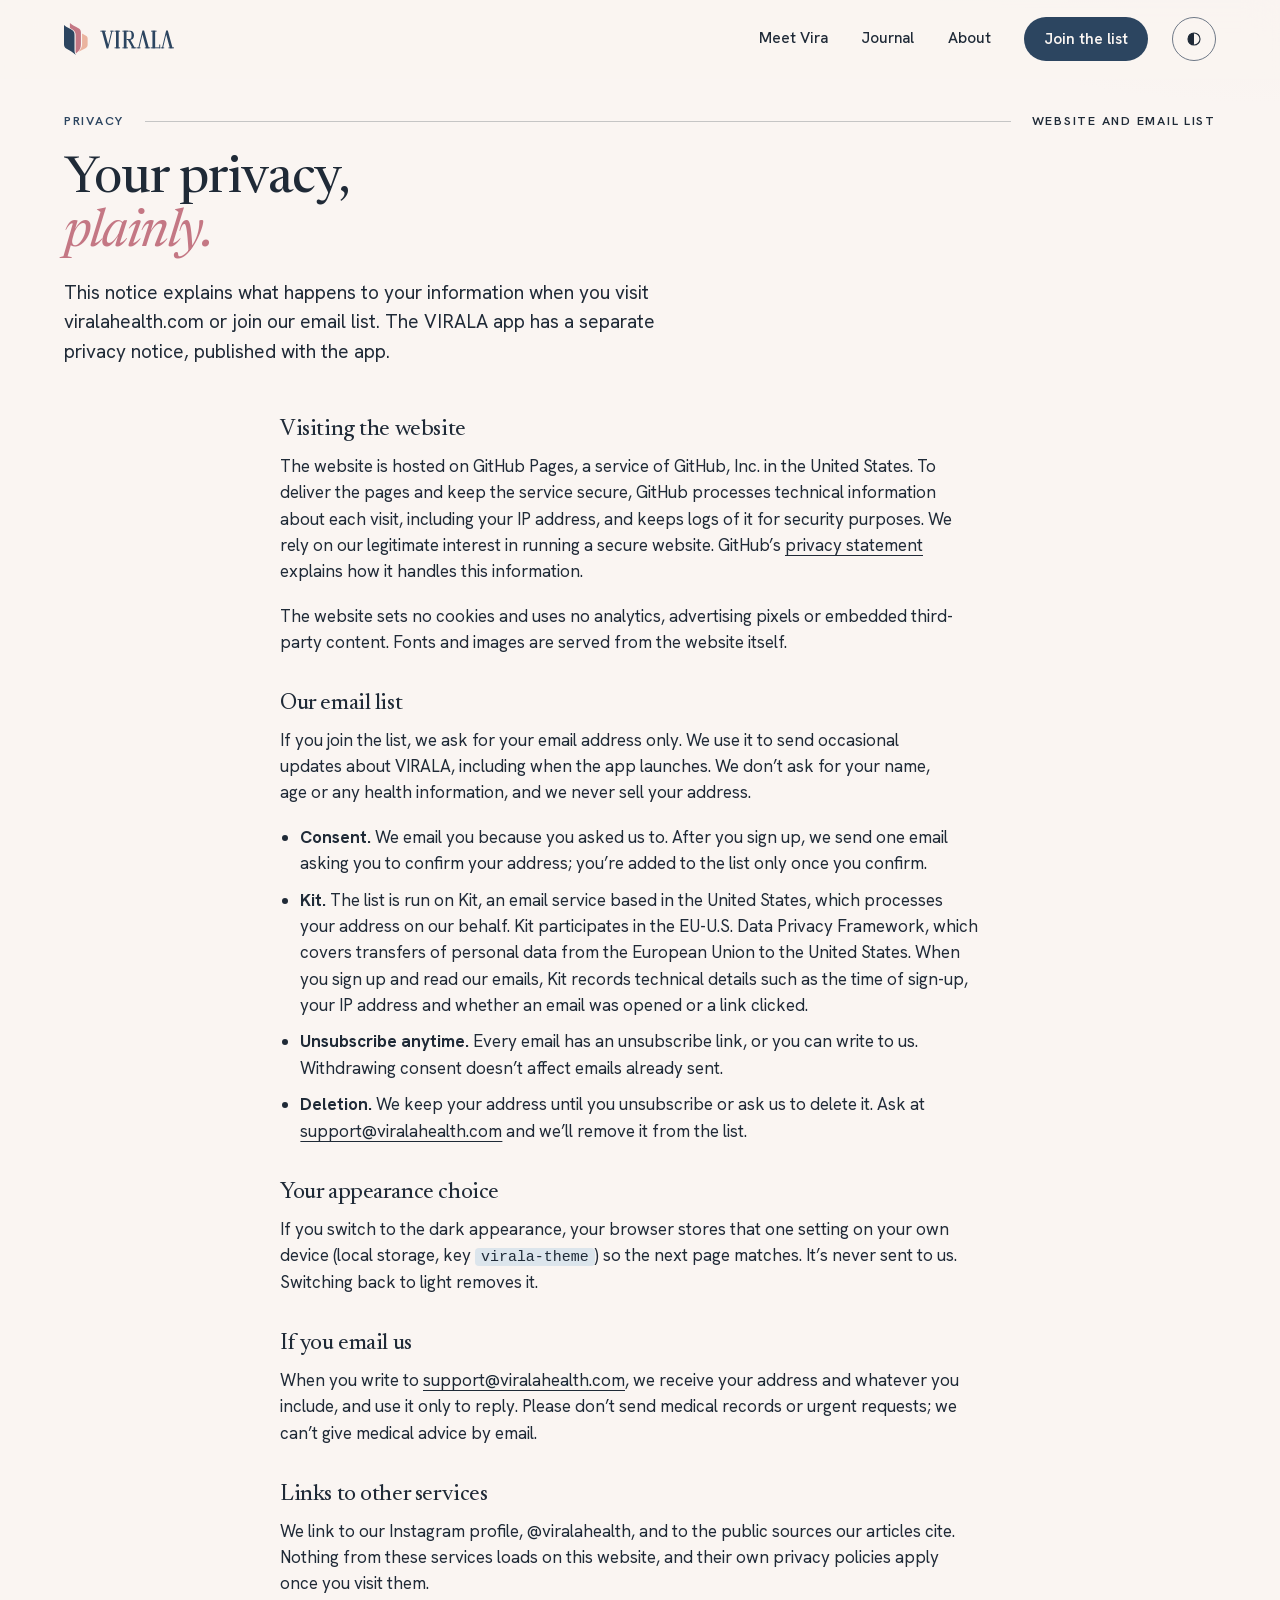
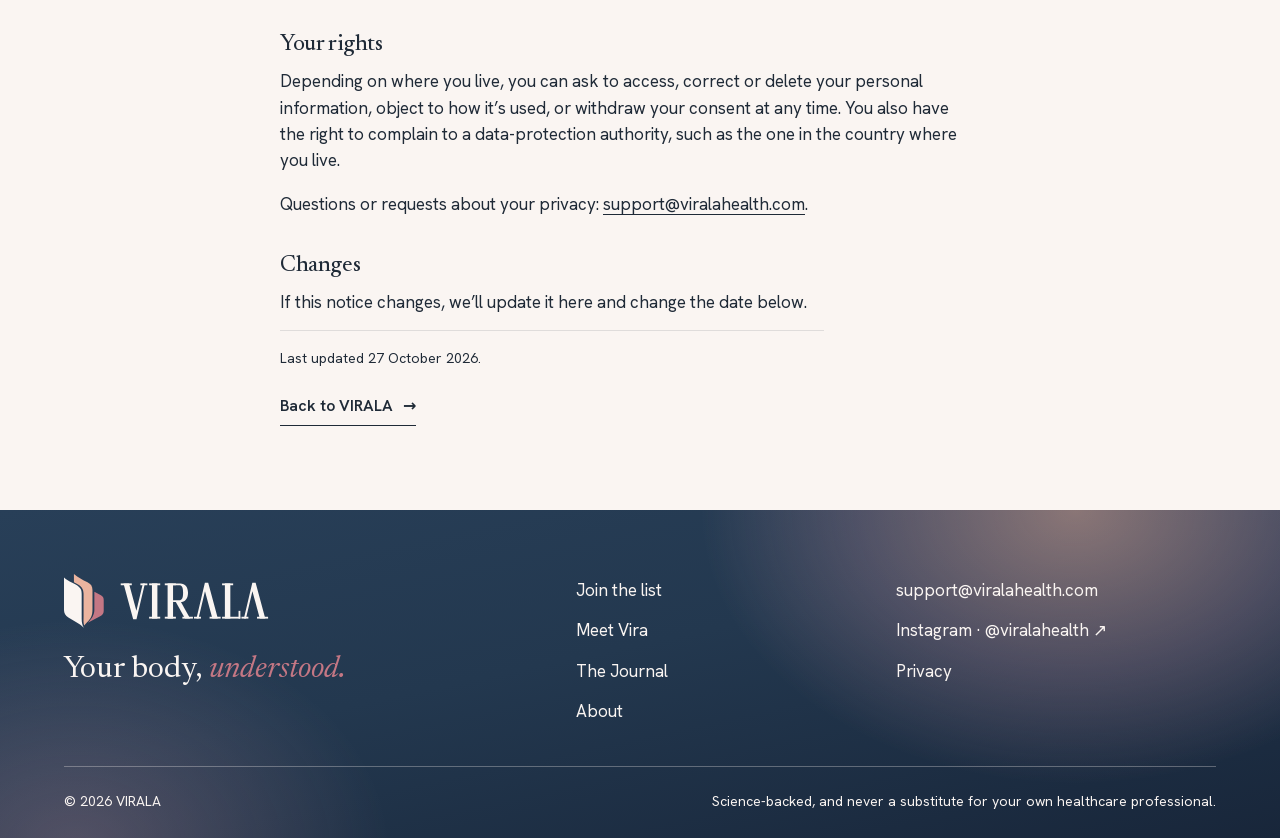
<file: privacy.html>
<!doctype html>
<html lang="en"><head><meta charset="utf-8"><meta name="viewport" content="width=device-width,initial-scale=1,viewport-fit=cover">
<meta name="color-scheme" content="light"><meta name="theme-color" content="#FAF5F2"><script>try{if(localStorage.getItem('virala-theme')==='dark')document.documentElement.dataset.theme='dark'}catch(e){}</script>
<title>Privacy — VIRALA</title><meta name="description" content="How VIRALA handles your information on viralahealth.com and on our email list.">
<meta name="robots" content="index,follow">
<link rel="canonical" href="https://viralahealth.com/privacy.html"><link rel="icon" type="image/svg+xml" href="assets/favicon-dusk.svg"><link rel="apple-touch-icon" href="assets/apple-touch-icon-dusk.png"><link rel="manifest" href="site.webmanifest">
<meta property="og:type" content="website"><meta property="og:site_name" content="VIRALA"><meta property="og:locale" content="en_GB"><meta property="og:title" content="Privacy — VIRALA"><meta property="og:description" content="How VIRALA handles your information on viralahealth.com and on our email list."><meta property="og:url" content="https://viralahealth.com/privacy.html"><meta property="og:image" content="https://viralahealth.com/assets/social-card.jpg"><meta property="og:image:type" content="image/jpeg"><meta property="og:image:width" content="1200"><meta property="og:image:height" content="630"><meta property="og:image:alt" content="Don’t just track your symptoms. Understand them. VIRALA: your body, understood.">
<meta name="twitter:card" content="summary_large_image"><meta name="twitter:title" content="Privacy — VIRALA"><meta name="twitter:description" content="How VIRALA handles your information on viralahealth.com and on our email list."><meta name="twitter:image" content="https://viralahealth.com/assets/social-card.jpg"><meta name="twitter:image:alt" content="Don’t just track your symptoms. Understand them. VIRALA: your body, understood.">
<link rel="preload" href="assets/newsreader.woff2" as="font" type="font/woff2" crossorigin><link rel="preload" href="assets/newsreader-italic.woff2" as="font" type="font/woff2" crossorigin><link rel="preload" href="assets/hanken-grotesk.woff2" as="font" type="font/woff2" crossorigin>
<link rel="stylesheet" href="styles.css?v=c3653a5407"><script src="app.js?v=5a6a2d3049" defer></script>
<script type="application/ld+json">{"@context": "https://schema.org", "@graph": [{"@type": "Organization", "@id": "https://viralahealth.com/#org", "name": "VIRALA", "url": "https://viralahealth.com/", "logo": "https://viralahealth.com/assets/icon-dusk-512.png", "sameAs": ["https://www.instagram.com/viralahealth/"]}, {"@type": "WebSite", "@id": "https://viralahealth.com/#website", "name": "VIRALA", "url": "https://viralahealth.com/", "inLanguage": "en-GB", "publisher": {"@id": "https://viralahealth.com/#org"}}, {"@type": "WebPage", "name": "Privacy — VIRALA", "url": "https://viralahealth.com/privacy.html", "description": "How VIRALA handles your information on viralahealth.com and on our email list.", "inLanguage": "en-GB", "isPartOf": {"@id": "https://viralahealth.com/#website"}}]}</script></head>
<body class="page-privacy"><a class="skip" href="#main">Skip to content</a>
<header class="site-header"><div class="wrap header-inner">
<a class="brand" href="index.html" aria-label="VIRALA, home"><span class="lockup"><svg class="mark" viewBox="0 0 544 736" aria-hidden="true" focusable="false"><path class="p1" d="M0 48 C60 108 158 132 202 174 C234 204 242 224 242 274 L242 608 C242 665 249 695 272 736 C218 680 122 633 60 595 C20 570 0 537 0 492 Z"/><path class="p2" d="M136 0 C196 51 252 78 322 113 C369 137 390 167 390 220 L390 482 C390 570 368 610 316 661 L276 704 C264 664 268 625 268 588 L268 270 C268 204 233 168 187 142 L136 114 Z"/><path class="p3" d="M416 244 L506 291 C535 307 544 325 544 355 L544 503 C544 540 529 560 495 578 L326 668 C390 602 416 556 416 484 Z"/></svg><svg class="wm" aria-hidden="true" focusable="false" viewBox="-2 -4 422.9 108"><g fill="currentColor"><g transform="translate(0.00 0)"><path d="M8.00 0.00 L23.50 0.00 L44.58 78.06 L63.00 0.00 L68.80 0.00 L44.82 101.60 L35.43 101.60 Z"/><path d="M0.00 0.00 L31.50 0.00 L31.50 5.20 L0.00 5.20 Z"/><path d="M56.00 0.00 L75.80 0.00 L75.80 5.20 L56.00 5.20 Z"/></g><g transform="translate(80.80 0)"><path d="M8.00 0.00 L23.50 0.00 L23.50 100.00 L8.00 100.00 Z"/><path d="M0.00 0.00 L31.50 0.00 L31.50 5.20 L0.00 5.20 Z"/><path d="M0.00 94.80 L31.50 94.80 L31.50 100.00 L0.00 100.00 Z"/></g><g transform="translate(125.30 0)"><path d="M8.00 0.00 L23.50 0.00 L23.50 100.00 L8.00 100.00 Z"/><path d="M23.5 0 L44 0 C58 0 66 10 66 26.5 C66 43 58 53 44 53 L23.5 53 L23.5 47.8 L41 47.8 C49 47.8 52 42 52 26.5 C52 11 49 5.2 41 5.2 L23.5 5.2 Z"/><path d="M31.00 52.00 L45.50 52.00 L72.00 100.00 L57.50 100.00 Z"/><path d="M0.00 0.00 L31.50 0.00 L31.50 5.20 L0.00 5.20 Z"/><path d="M0.00 94.80 L31.50 94.80 L31.50 100.00 L0.00 100.00 Z"/><path d="M50.00 94.80 L80.00 94.80 L80.00 100.00 L50.00 100.00 Z"/></g><g transform="translate(208.30 0)"><path d="M67.80 100.00 L52.30 100.00 L31.22 21.94 L12.80 100.00 L7.00 100.00 L30.98 -1.60 L40.37 -1.60 Z"/><path d="M75.80 100.00 L44.30 100.00 L44.30 94.80 L75.80 94.80 Z"/><path d="M19.80 100.00 L0.00 100.00 L0.00 94.80 L19.80 94.80 Z"/></g><g transform="translate(288.10 0)"><path d="M8.00 0.00 L23.50 0.00 L23.50 100.00 L8.00 100.00 Z"/><path d="M0.00 0.00 L31.50 0.00 L31.50 5.20 L0.00 5.20 Z"/><path d="M0.00 94.80 L52.00 94.80 L52.00 100.00 L0.00 100.00 Z"/><path d="M46.80 100.00 L46.80 78.00 L52.00 78.00 L52.00 100.00 Z"/></g><g transform="translate(343.10 0)"><path d="M67.80 100.00 L52.30 100.00 L31.22 21.94 L12.80 100.00 L7.00 100.00 L30.98 -1.60 L40.37 -1.60 Z"/><path d="M75.80 100.00 L44.30 100.00 L44.30 94.80 L75.80 94.80 Z"/><path d="M19.80 100.00 L0.00 100.00 L0.00 94.80 L19.80 94.80 Z"/></g></g></svg></span></a>
<nav class="main-nav" id="main-nav" aria-label="Main"><a href="vira.html">Meet Vira</a><a href="journal.html">Journal</a><a href="about.html">About</a><a class="nav-join" href="index.html#join">Join the list</a></nav>
<div class="header-tools"><button class="theme-toggle" type="button" aria-pressed="false" aria-label="Dark appearance"><svg viewBox="0 0 24 24" aria-hidden="true"><circle cx="12" cy="12" r="8"/><path d="M12 4a8 8 0 0 0 0 16Z"/></svg></button><button class="menu-toggle" type="button" aria-controls="main-nav" aria-expanded="false"><span>Menu</span></button></div>
</div></header><main id="main"><section class="page-hero wrap"><p class="mh-eyebrow"><span>Privacy</span><span class="mh-rule" aria-hidden="true"></span><span>Website and email list</span></p><h1>Your privacy,<br><em>plainly.</em></h1>
<p class="lede">This notice explains what happens to your information when you visit viralahealth.com or join our email list. The VIRALA app has a separate privacy notice, published with the app.</p></section>
<div class="prose-wrap"><div class="prose privacy">
<h2>Visiting the website</h2><p>The website is hosted on GitHub Pages, a service of GitHub, Inc. in the United States. To deliver the pages and keep the service secure, GitHub processes technical information about each visit, including your IP address, and keeps logs of it for security purposes. We rely on our legitimate interest in running a secure website. GitHub’s <a href="https://docs.github.com/en/site-policy/privacy-policies/github-general-privacy-statement" rel="noopener noreferrer">privacy statement</a> explains how it handles this information.</p>
<p>The website sets no cookies and uses no analytics, advertising pixels or embedded third-party content. Fonts and images are served from the website itself.</p>
<h2 id="email">Our email list</h2><p>If you join the list, we ask for your email address only. We use it to send occasional updates about VIRALA, including when the app launches. We don’t ask for your name, age or any health information, and we never sell your address.</p>
<ul><li><strong>Consent.</strong> We email you because you asked us to. After you sign up, we send one email asking you to confirm your address; you’re added to the list only once you confirm.</li>
<li><strong>Kit.</strong> The list is run on Kit, an email service based in the United States, which processes your address on our behalf. Kit participates in the EU-U.S. Data Privacy Framework, which covers transfers of personal data from the European Union to the United States. When you sign up and read our emails, Kit records technical details such as the time of sign-up, your IP address and whether an email was opened or a link clicked.</li>
<li><strong>Unsubscribe anytime.</strong> Every email has an unsubscribe link, or you can write to us. Withdrawing consent doesn’t affect emails already sent.</li>
<li><strong>Deletion.</strong> We keep your address until you unsubscribe or ask us to delete it. Ask at <a href="mailto:support@viralahealth.com">support@viralahealth.com</a> and we’ll remove it from the list.</li></ul>
<h2>Your appearance choice</h2><p>If you switch to the dark appearance, your browser stores that one setting on your own device (local storage, key <code>virala-theme</code>) so the next page matches. It’s never sent to us. Switching back to light removes it.</p>
<h2>If you email us</h2><p>When you write to <a href="mailto:support@viralahealth.com">support@viralahealth.com</a>, we receive your address and whatever you include, and use it only to reply. Please don’t send medical records or urgent requests; we can’t give medical advice by email.</p>
<h2>Links to other services</h2><p>We link to our Instagram profile, @viralahealth, and to the public sources our articles cite. Nothing from these services loads on this website, and their own privacy policies apply once you visit them.</p>
<h2>Your rights</h2><p>Depending on where you live, you can ask to access, correct or delete your personal information, object to how it’s used, or withdraw your consent at any time. You also have the right to complain to a data-protection authority, such as the one in the country where you live.</p>
<p>Questions or requests about your privacy: <a href="mailto:support@viralahealth.com">support@viralahealth.com</a>.</p>
<h2>Changes</h2><p>If this notice changes, we’ll update it here and change the date below.</p>
<p class="privacy-date">Last updated 27 October 2026.</p>
<p class="page-next"><a class="text-link" href="index.html">Back to VIRALA <span class="arrow" aria-hidden="true">→</span></a></p></div></div></main><footer class="site-footer"><div class="wrap">
<div class="footer-top">
<div class="footer-brand"><a class="brand" href="index.html" aria-label="VIRALA, home"><span class="lockup lockup-footer"><svg class="mark" viewBox="0 0 544 736" aria-hidden="true" focusable="false"><path class="p1" d="M0 48 C60 108 158 132 202 174 C234 204 242 224 242 274 L242 608 C242 665 249 695 272 736 C218 680 122 633 60 595 C20 570 0 537 0 492 Z"/><path class="p2" d="M136 0 C196 51 252 78 322 113 C369 137 390 167 390 220 L390 482 C390 570 368 610 316 661 L276 704 C264 664 268 625 268 588 L268 270 C268 204 233 168 187 142 L136 114 Z"/><path class="p3" d="M416 244 L506 291 C535 307 544 325 544 355 L544 503 C544 540 529 560 495 578 L326 668 C390 602 416 556 416 484 Z"/></svg><svg class="wm wm-footer" aria-hidden="true" focusable="false" viewBox="-2 -4 422.9 108"><g fill="currentColor"><g transform="translate(0.00 0)"><path d="M8.00 0.00 L23.50 0.00 L44.58 78.06 L63.00 0.00 L68.80 0.00 L44.82 101.60 L35.43 101.60 Z"/><path d="M0.00 0.00 L31.50 0.00 L31.50 5.20 L0.00 5.20 Z"/><path d="M56.00 0.00 L75.80 0.00 L75.80 5.20 L56.00 5.20 Z"/></g><g transform="translate(80.80 0)"><path d="M8.00 0.00 L23.50 0.00 L23.50 100.00 L8.00 100.00 Z"/><path d="M0.00 0.00 L31.50 0.00 L31.50 5.20 L0.00 5.20 Z"/><path d="M0.00 94.80 L31.50 94.80 L31.50 100.00 L0.00 100.00 Z"/></g><g transform="translate(125.30 0)"><path d="M8.00 0.00 L23.50 0.00 L23.50 100.00 L8.00 100.00 Z"/><path d="M23.5 0 L44 0 C58 0 66 10 66 26.5 C66 43 58 53 44 53 L23.5 53 L23.5 47.8 L41 47.8 C49 47.8 52 42 52 26.5 C52 11 49 5.2 41 5.2 L23.5 5.2 Z"/><path d="M31.00 52.00 L45.50 52.00 L72.00 100.00 L57.50 100.00 Z"/><path d="M0.00 0.00 L31.50 0.00 L31.50 5.20 L0.00 5.20 Z"/><path d="M0.00 94.80 L31.50 94.80 L31.50 100.00 L0.00 100.00 Z"/><path d="M50.00 94.80 L80.00 94.80 L80.00 100.00 L50.00 100.00 Z"/></g><g transform="translate(208.30 0)"><path d="M67.80 100.00 L52.30 100.00 L31.22 21.94 L12.80 100.00 L7.00 100.00 L30.98 -1.60 L40.37 -1.60 Z"/><path d="M75.80 100.00 L44.30 100.00 L44.30 94.80 L75.80 94.80 Z"/><path d="M19.80 100.00 L0.00 100.00 L0.00 94.80 L19.80 94.80 Z"/></g><g transform="translate(288.10 0)"><path d="M8.00 0.00 L23.50 0.00 L23.50 100.00 L8.00 100.00 Z"/><path d="M0.00 0.00 L31.50 0.00 L31.50 5.20 L0.00 5.20 Z"/><path d="M0.00 94.80 L52.00 94.80 L52.00 100.00 L0.00 100.00 Z"/><path d="M46.80 100.00 L46.80 78.00 L52.00 78.00 L52.00 100.00 Z"/></g><g transform="translate(343.10 0)"><path d="M67.80 100.00 L52.30 100.00 L31.22 21.94 L12.80 100.00 L7.00 100.00 L30.98 -1.60 L40.37 -1.60 Z"/><path d="M75.80 100.00 L44.30 100.00 L44.30 94.80 L75.80 94.80 Z"/><path d="M19.80 100.00 L0.00 100.00 L0.00 94.80 L19.80 94.80 Z"/></g></g></svg></span></a><p class="footer-line">Your body, <em>understood.</em></p></div>
<nav class="footer-nav" aria-label="Footer"><a href="index.html#join">Join the list</a><a href="vira.html">Meet Vira</a><a href="journal.html">The Journal</a><a href="about.html">About</a></nav>
<div class="footer-contact"><a href="mailto:support@viralahealth.com">support@viralahealth.com</a><a href="https://www.instagram.com/viralahealth/" rel="noopener noreferrer">Instagram · @viralahealth <span class="arrow" aria-hidden="true">↗</span></a><a href="privacy.html">Privacy</a></div>
</div>
<div class="footer-base"><p>© 2026 VIRALA</p><p>Science-backed, and never a substitute for your own healthcare professional.</p></div>
</div></footer></body></html>
</file>
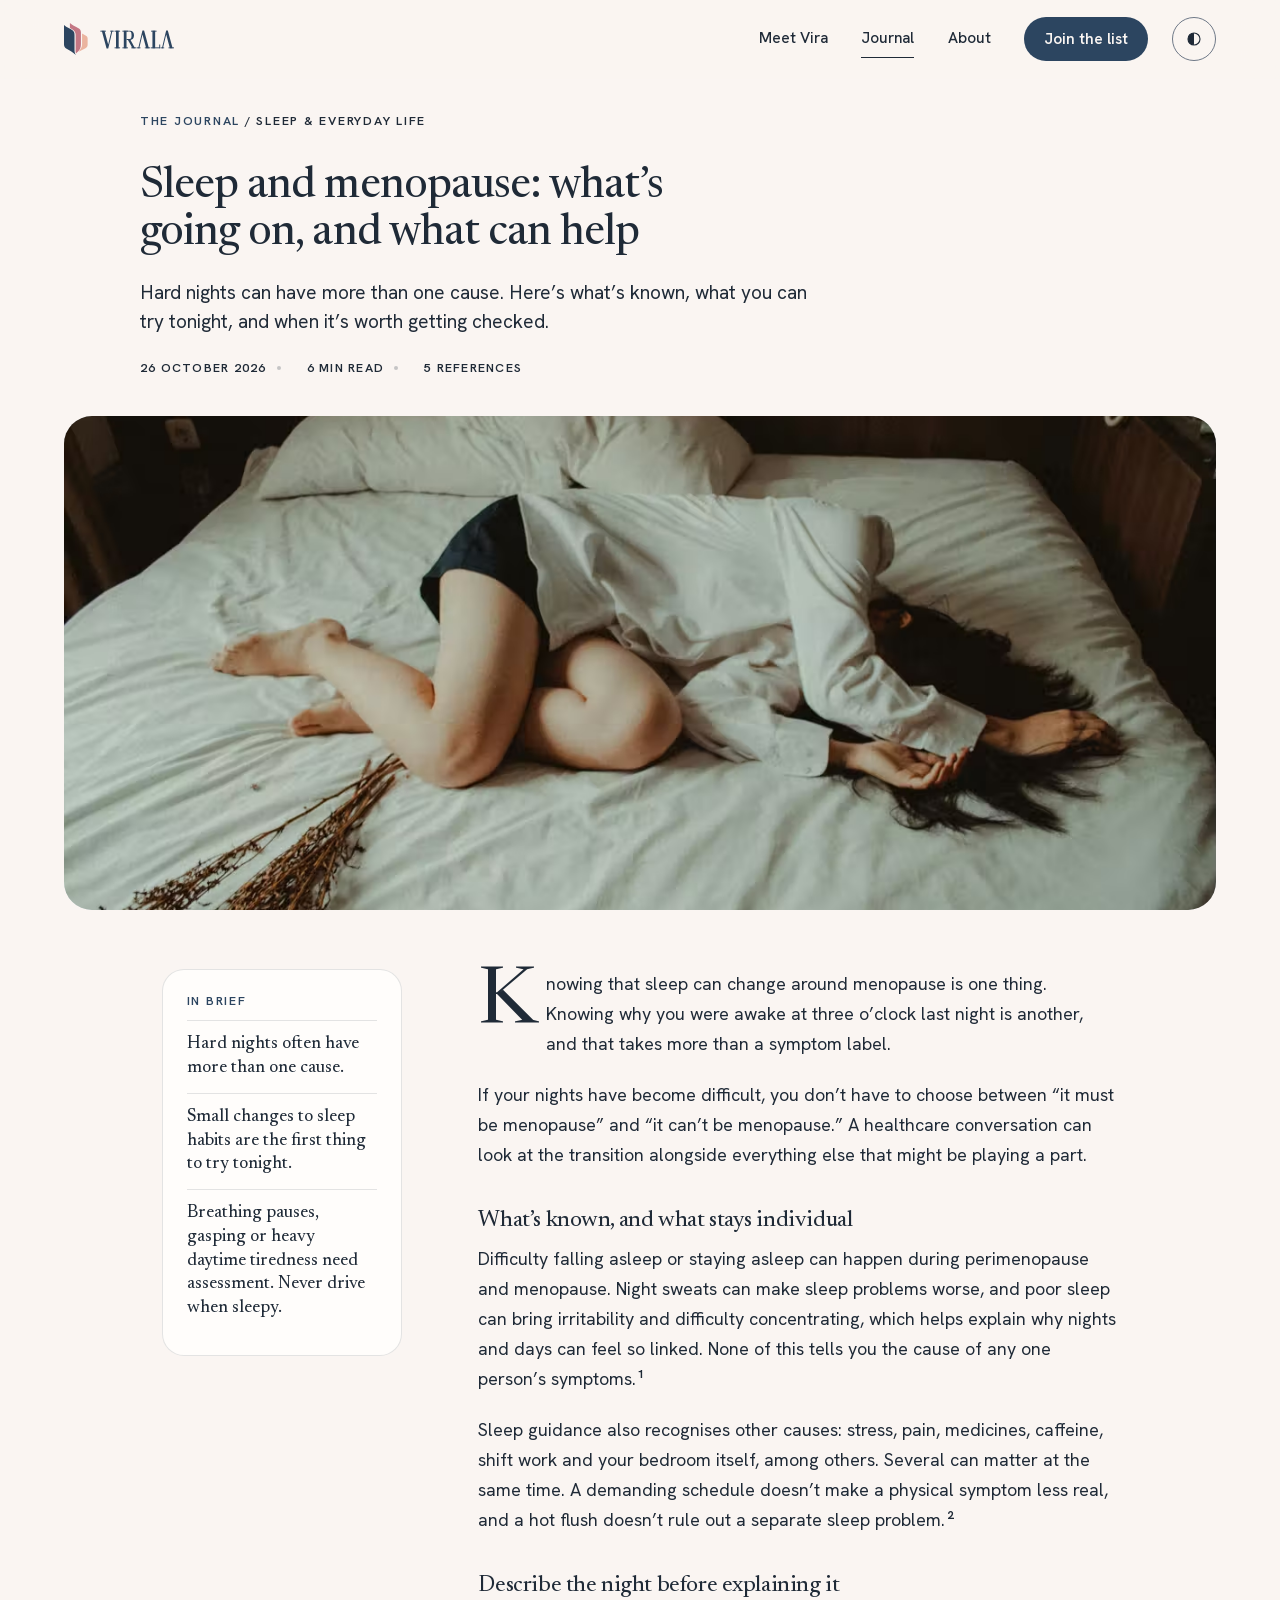
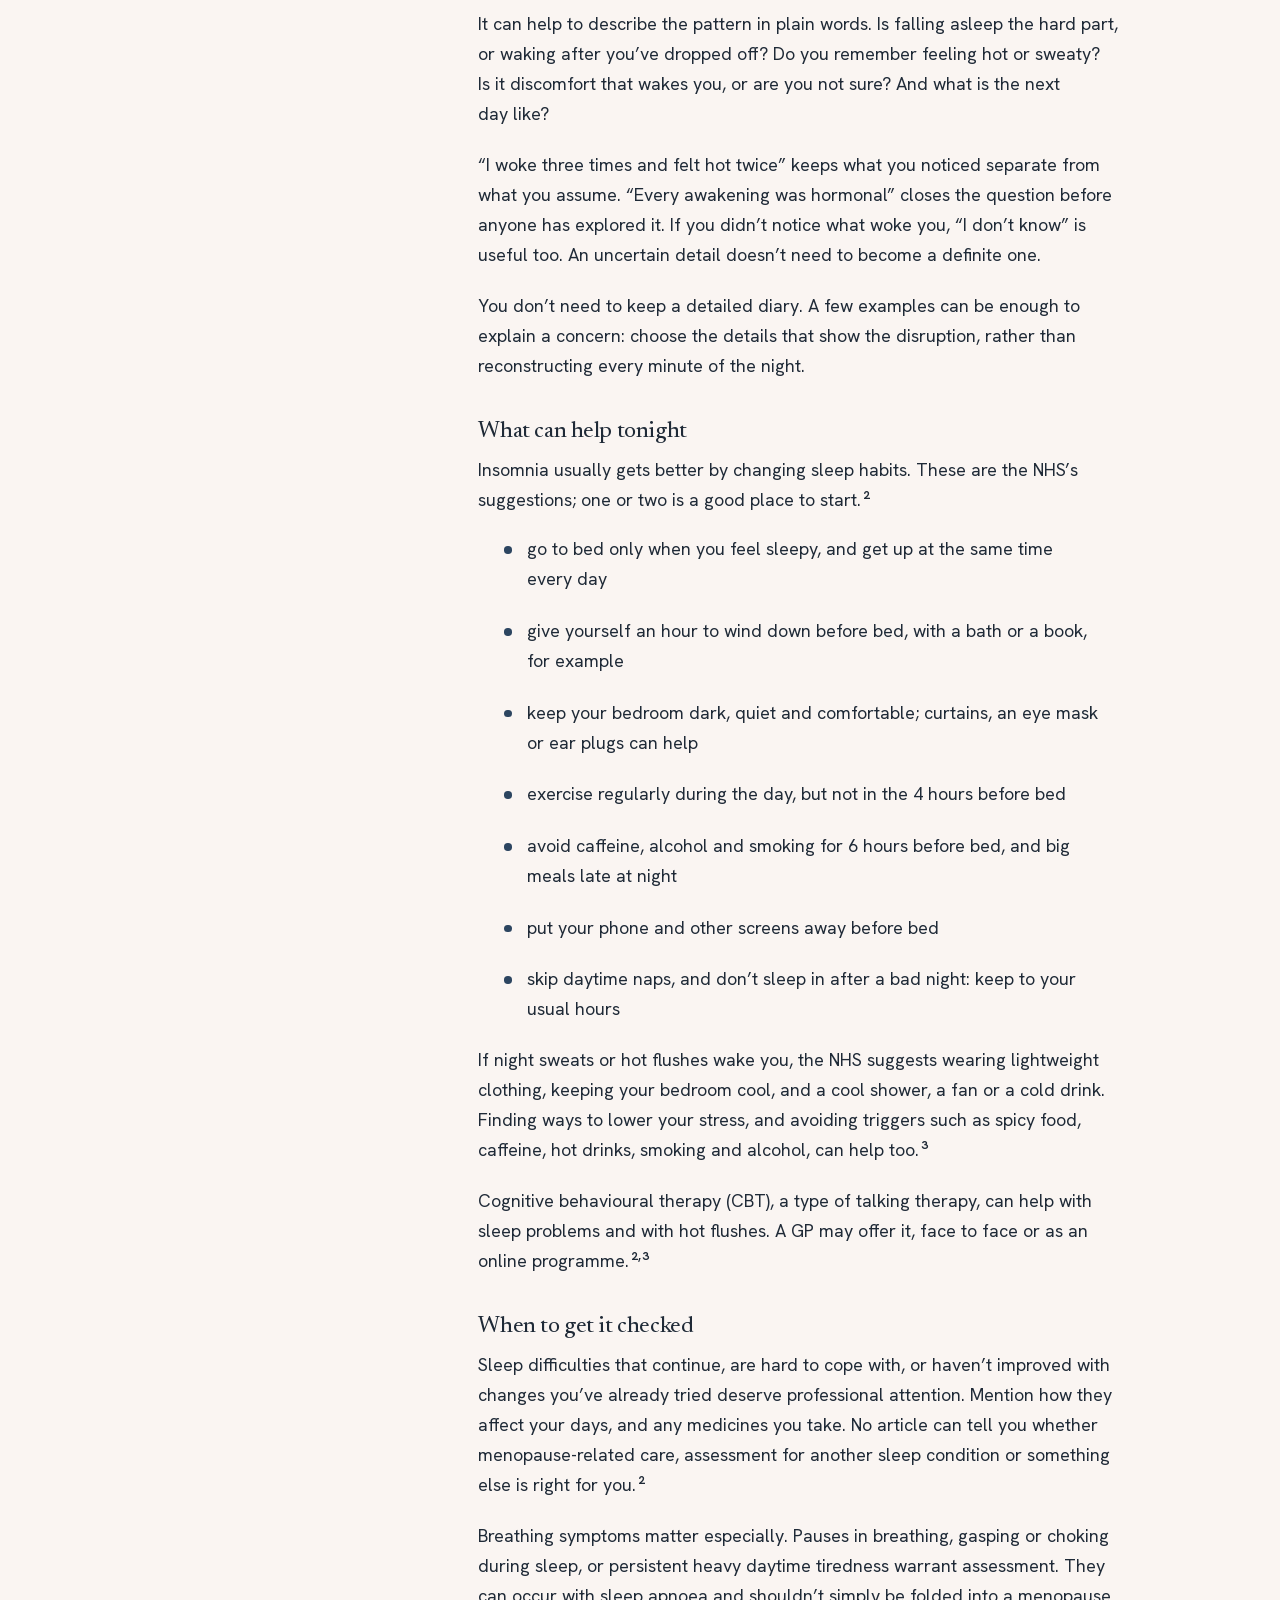
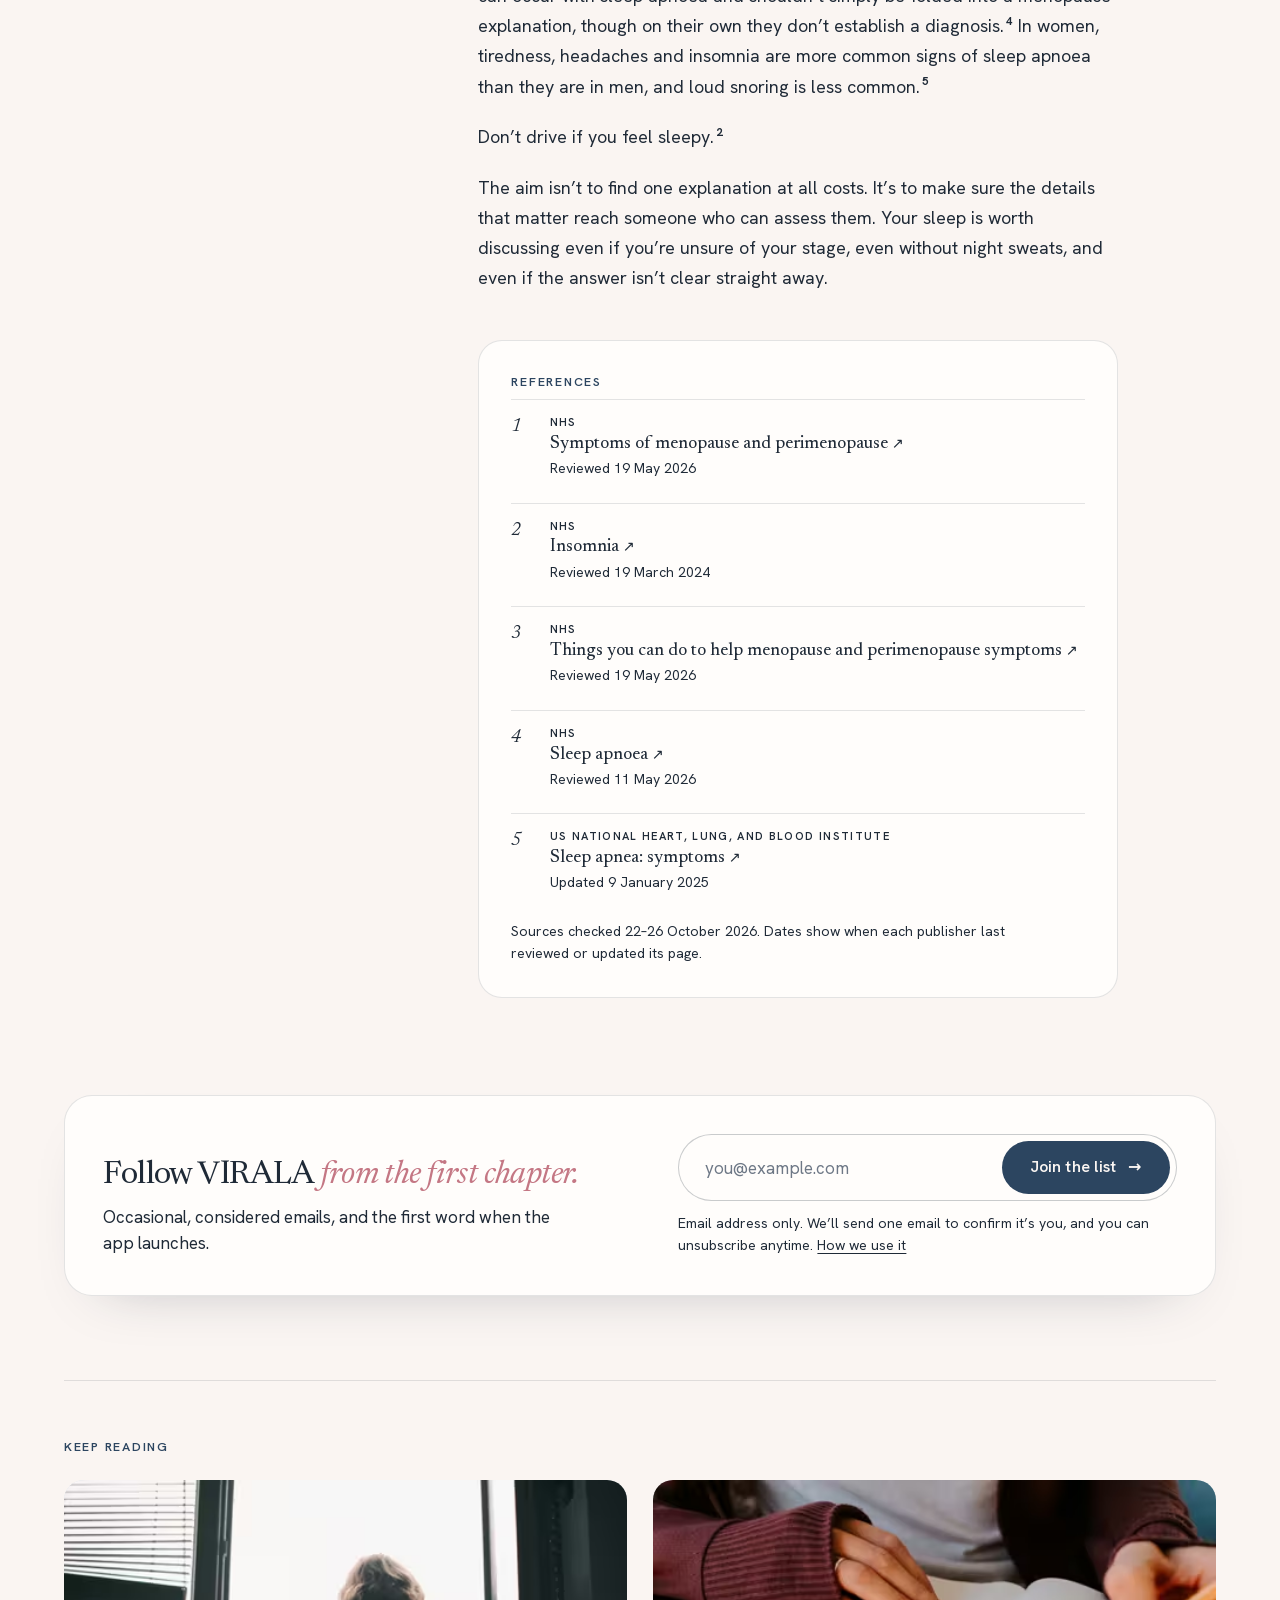
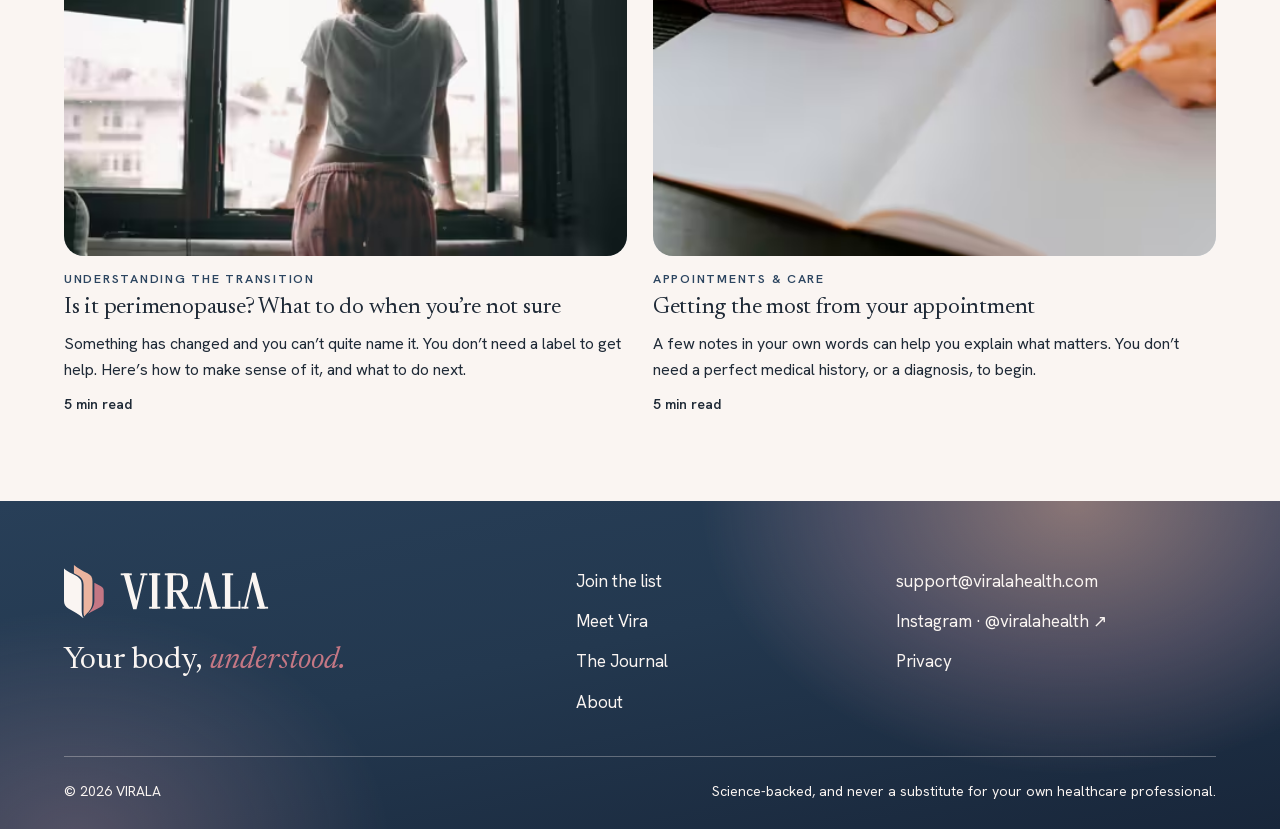
<file: sleep-changes-around-menopause.html>
<!doctype html>
<html lang="en"><head><meta charset="utf-8"><meta name="viewport" content="width=device-width,initial-scale=1,viewport-fit=cover">
<meta name="color-scheme" content="light"><meta name="theme-color" content="#FAF5F2"><script>try{if(localStorage.getItem('virala-theme')==='dark')document.documentElement.dataset.theme='dark'}catch(e){}</script>
<title>Sleep and menopause: what’s going on, and what can help — VIRALA</title><meta name="description" content="Hard nights can have more than one cause. Here’s what’s known, what you can try tonight, and when it’s worth getting checked.">
<meta name="robots" content="index,follow">
<link rel="canonical" href="https://viralahealth.com/sleep-changes-around-menopause.html"><link rel="icon" type="image/svg+xml" href="assets/favicon-dusk.svg"><link rel="apple-touch-icon" href="assets/apple-touch-icon-dusk.png"><link rel="manifest" href="site.webmanifest">
<meta property="og:type" content="article"><meta property="og:site_name" content="VIRALA"><meta property="og:locale" content="en_GB"><meta property="og:title" content="Sleep and menopause: what’s going on, and what can help — VIRALA"><meta property="og:description" content="Hard nights can have more than one cause. Here’s what’s known, what you can try tonight, and when it’s worth getting checked."><meta property="og:url" content="https://viralahealth.com/sleep-changes-around-menopause.html"><meta property="og:image" content="https://viralahealth.com/assets/social-card.jpg"><meta property="og:image:type" content="image/jpeg"><meta property="og:image:width" content="1200"><meta property="og:image:height" content="630"><meta property="og:image:alt" content="Don’t just track your symptoms. Understand them. VIRALA: your body, understood.">
<meta name="twitter:card" content="summary_large_image"><meta name="twitter:title" content="Sleep and menopause: what’s going on, and what can help — VIRALA"><meta name="twitter:description" content="Hard nights can have more than one cause. Here’s what’s known, what you can try tonight, and when it’s worth getting checked."><meta name="twitter:image" content="https://viralahealth.com/assets/social-card.jpg"><meta name="twitter:image:alt" content="Don’t just track your symptoms. Understand them. VIRALA: your body, understood.">
<link rel="preload" href="assets/newsreader.woff2" as="font" type="font/woff2" crossorigin><link rel="preload" href="assets/newsreader-italic.woff2" as="font" type="font/woff2" crossorigin><link rel="preload" href="assets/hanken-grotesk.woff2" as="font" type="font/woff2" crossorigin>
<link rel="stylesheet" href="styles.css?v=c3653a5407"><script src="app.js?v=5a6a2d3049" defer></script>
<script type="application/ld+json">{"@context": "https://schema.org", "@graph": [{"@type": "Organization", "@id": "https://viralahealth.com/#org", "name": "VIRALA", "url": "https://viralahealth.com/", "logo": "https://viralahealth.com/assets/icon-dusk-512.png", "sameAs": ["https://www.instagram.com/viralahealth/"]}, {"@type": "WebSite", "@id": "https://viralahealth.com/#website", "name": "VIRALA", "url": "https://viralahealth.com/", "inLanguage": "en-GB", "publisher": {"@id": "https://viralahealth.com/#org"}}, {"@type": "Article", "name": "Sleep and menopause: what’s going on, and what can help — VIRALA", "url": "https://viralahealth.com/sleep-changes-around-menopause.html", "description": "Hard nights can have more than one cause. Here’s what’s known, what you can try tonight, and when it’s worth getting checked.", "inLanguage": "en-GB", "isPartOf": {"@id": "https://viralahealth.com/#website"}, "headline": "Sleep and menopause: what’s going on, and what can help", "datePublished": "2026-10-26", "dateModified": "2026-10-26", "mainEntityOfPage": "https://viralahealth.com/sleep-changes-around-menopause.html", "author": {"@type": "Organization", "name": "VIRALA Journal", "url": "https://viralahealth.com/journal.html"}, "publisher": {"@id": "https://viralahealth.com/#org"}, "citation": ["https://www.nhs.uk/conditions/menopause-and-perimenopause/symptoms/", "https://www.nhs.uk/conditions/insomnia/", "https://www.nhs.uk/conditions/menopause-and-perimenopause/things-you-can-do/", "https://www.nhs.uk/conditions/sleep-apnoea/", "https://www.nhlbi.nih.gov/health/sleep-apnea/symptoms"], "image": "https://viralahealth.com/assets/photos/curled-on-the-bed-1280.jpg"}]}</script></head>
<body class="page-sleep-changes-around-menopause"><a class="skip" href="#main">Skip to content</a>
<header class="site-header"><div class="wrap header-inner">
<a class="brand" href="index.html" aria-label="VIRALA, home"><span class="lockup"><svg class="mark" viewBox="0 0 544 736" aria-hidden="true" focusable="false"><path class="p1" d="M0 48 C60 108 158 132 202 174 C234 204 242 224 242 274 L242 608 C242 665 249 695 272 736 C218 680 122 633 60 595 C20 570 0 537 0 492 Z"/><path class="p2" d="M136 0 C196 51 252 78 322 113 C369 137 390 167 390 220 L390 482 C390 570 368 610 316 661 L276 704 C264 664 268 625 268 588 L268 270 C268 204 233 168 187 142 L136 114 Z"/><path class="p3" d="M416 244 L506 291 C535 307 544 325 544 355 L544 503 C544 540 529 560 495 578 L326 668 C390 602 416 556 416 484 Z"/></svg><svg class="wm" aria-hidden="true" focusable="false" viewBox="-2 -4 422.9 108"><g fill="currentColor"><g transform="translate(0.00 0)"><path d="M8.00 0.00 L23.50 0.00 L44.58 78.06 L63.00 0.00 L68.80 0.00 L44.82 101.60 L35.43 101.60 Z"/><path d="M0.00 0.00 L31.50 0.00 L31.50 5.20 L0.00 5.20 Z"/><path d="M56.00 0.00 L75.80 0.00 L75.80 5.20 L56.00 5.20 Z"/></g><g transform="translate(80.80 0)"><path d="M8.00 0.00 L23.50 0.00 L23.50 100.00 L8.00 100.00 Z"/><path d="M0.00 0.00 L31.50 0.00 L31.50 5.20 L0.00 5.20 Z"/><path d="M0.00 94.80 L31.50 94.80 L31.50 100.00 L0.00 100.00 Z"/></g><g transform="translate(125.30 0)"><path d="M8.00 0.00 L23.50 0.00 L23.50 100.00 L8.00 100.00 Z"/><path d="M23.5 0 L44 0 C58 0 66 10 66 26.5 C66 43 58 53 44 53 L23.5 53 L23.5 47.8 L41 47.8 C49 47.8 52 42 52 26.5 C52 11 49 5.2 41 5.2 L23.5 5.2 Z"/><path d="M31.00 52.00 L45.50 52.00 L72.00 100.00 L57.50 100.00 Z"/><path d="M0.00 0.00 L31.50 0.00 L31.50 5.20 L0.00 5.20 Z"/><path d="M0.00 94.80 L31.50 94.80 L31.50 100.00 L0.00 100.00 Z"/><path d="M50.00 94.80 L80.00 94.80 L80.00 100.00 L50.00 100.00 Z"/></g><g transform="translate(208.30 0)"><path d="M67.80 100.00 L52.30 100.00 L31.22 21.94 L12.80 100.00 L7.00 100.00 L30.98 -1.60 L40.37 -1.60 Z"/><path d="M75.80 100.00 L44.30 100.00 L44.30 94.80 L75.80 94.80 Z"/><path d="M19.80 100.00 L0.00 100.00 L0.00 94.80 L19.80 94.80 Z"/></g><g transform="translate(288.10 0)"><path d="M8.00 0.00 L23.50 0.00 L23.50 100.00 L8.00 100.00 Z"/><path d="M0.00 0.00 L31.50 0.00 L31.50 5.20 L0.00 5.20 Z"/><path d="M0.00 94.80 L52.00 94.80 L52.00 100.00 L0.00 100.00 Z"/><path d="M46.80 100.00 L46.80 78.00 L52.00 78.00 L52.00 100.00 Z"/></g><g transform="translate(343.10 0)"><path d="M67.80 100.00 L52.30 100.00 L31.22 21.94 L12.80 100.00 L7.00 100.00 L30.98 -1.60 L40.37 -1.60 Z"/><path d="M75.80 100.00 L44.30 100.00 L44.30 94.80 L75.80 94.80 Z"/><path d="M19.80 100.00 L0.00 100.00 L0.00 94.80 L19.80 94.80 Z"/></g></g></svg></span></a>
<nav class="main-nav" id="main-nav" aria-label="Main"><a href="vira.html">Meet Vira</a><a href="journal.html" aria-current="page">Journal</a><a href="about.html">About</a><a class="nav-join" href="index.html#join">Join the list</a></nav>
<div class="header-tools"><button class="theme-toggle" type="button" aria-pressed="false" aria-label="Dark appearance"><svg viewBox="0 0 24 24" aria-hidden="true"><circle cx="12" cy="12" r="8"/><path d="M12 4a8 8 0 0 0 0 16Z"/></svg></button><button class="menu-toggle" type="button" aria-controls="main-nav" aria-expanded="false"><span>Menu</span></button></div>
</div></header><main id="main"><article class="article"><header class="article-head wrap"><p class="crumb"><a href="journal.html">The Journal</a> <span aria-hidden="true">/</span> Sleep & everyday life</p>
<h1>Sleep and menopause: what’s going on, and what can help</h1><p class="lede">Hard nights can have more than one cause. Here’s what’s known, what you can try tonight, and when it’s worth getting checked.</p>
<p class="article-meta"><span>26 October 2026</span><span>6 min read</span><span>5 references</span></p></header>
<div class="wrap"><figure class="photo article-photo"><picture><source type="image/avif" srcset="assets/photos/curled-on-the-bed-480.avif 480w, assets/photos/curled-on-the-bed-720.avif 720w, assets/photos/curled-on-the-bed-960.avif 960w, assets/photos/curled-on-the-bed-1280.avif 1280w, assets/photos/curled-on-the-bed-1536.avif 1536w" sizes="(min-width: 1320px) 1320px, 100vw"><img src="assets/photos/curled-on-the-bed-1280.jpg" srcset="assets/photos/curled-on-the-bed-480.jpg 480w, assets/photos/curled-on-the-bed-720.jpg 720w, assets/photos/curled-on-the-bed-1280.jpg 1280w" sizes="(min-width: 1320px) 1320px, 100vw" width="1280" height="857" alt="A woman curled up on her bed, seen from above, her face hidden in her arm." decoding="async" fetchpriority="high" style="object-position:62% 55%"></picture></figure></div>
<div class="article-layout wrap"><aside class="brief" aria-labelledby="brief-02"><h2 id="brief-02" class="label">In brief</h2><ul><li>Hard nights often have more than one cause.</li><li>Small changes to sleep habits are the first thing to try tonight.</li><li>Breathing pauses, gasping or heavy daytime tiredness need assessment. Never drive when sleepy.</li></ul></aside>
<div class="prose article-body">
<p>Knowing that sleep can change around menopause is one thing. Knowing why you were awake at three o’clock last night is another, and that takes more than a symptom label.</p>
<p>If your nights have become difficult, you don’t have to choose between “it must be menopause” and “it can’t be menopause.” A healthcare conversation can look at the transition alongside everything else that might be playing a part.</p>
<h2>What’s known, and what stays individual</h2>
<p>Difficulty falling asleep or staying asleep can happen during perimenopause and menopause. Night sweats can make sleep problems worse, and poor sleep can bring irritability and difficulty concentrating, which helps explain why nights and days can feel so linked. None of this tells you the cause of any one person’s symptoms.<sup class="cite"><a href="#ref-1" aria-label="Reference 1, NHS">1</a></sup></p>
<p>Sleep guidance also recognises other causes: stress, pain, medicines, caffeine, shift work and your bedroom itself, among others. Several can matter at the same time. A demanding schedule doesn’t make a physical symptom less real, and a hot flush doesn’t rule out a separate sleep problem.<sup class="cite"><a href="#ref-2" aria-label="Reference 2, NHS">2</a></sup></p>
<h2>Describe the night before explaining it</h2>
<p>It can help to describe the pattern in plain words. Is falling asleep the hard part, or waking after you’ve dropped off? Do you remember feeling hot or sweaty? Is it discomfort that wakes you, or are you not sure? And what is the next day like?</p>
<p>“I woke three times and felt hot twice” keeps what you noticed separate from what you assume. “Every awakening was hormonal” closes the question before anyone has explored it. If you didn’t notice what woke you, “I don’t know” is useful too. An uncertain detail doesn’t need to become a definite one.</p>
<p>You don’t need to keep a detailed diary. A few examples can be enough to explain a concern: choose the details that show the disruption, rather than reconstructing every minute of the night.</p>
<h2>What can help tonight</h2>
<p>Insomnia usually gets better by changing sleep habits. These are the NHS’s suggestions; one or two is a good place to start.<sup class="cite"><a href="#ref-2" aria-label="Reference 2, NHS">2</a></sup></p>
<ul class="help-list"><li>go to bed only when you feel sleepy, and get up at the same time every day</li><li>give yourself an hour to wind down before bed, with a bath or a book, for example</li><li>keep your bedroom dark, quiet and comfortable; curtains, an eye mask or ear plugs can help</li><li>exercise regularly during the day, but not in the 4 hours before bed</li><li>avoid caffeine, alcohol and smoking for 6 hours before bed, and big meals late at night</li><li>put your phone and other screens away before bed</li><li>skip daytime naps, and don’t sleep in after a bad night: keep to your usual hours</li></ul>
<p>If night sweats or hot flushes wake you, the NHS suggests wearing lightweight clothing, keeping your bedroom cool, and a cool shower, a fan or a cold drink. Finding ways to lower your stress, and avoiding triggers such as spicy food, caffeine, hot drinks, smoking and alcohol, can help too.<sup class="cite"><a href="#ref-3" aria-label="Reference 3, NHS">3</a></sup></p>
<p>Cognitive behavioural therapy (CBT), a type of talking therapy, can help with sleep problems and with hot flushes. A GP may offer it, face to face or as an online programme.<sup class="cite"><a href="#ref-2" aria-label="Reference 2, NHS">2</a>,<a href="#ref-3" aria-label="Reference 3, NHS">3</a></sup></p>
<h2>When to get it checked</h2>
<p>Sleep difficulties that continue, are hard to cope with, or haven’t improved with changes you’ve already tried deserve professional attention. Mention how they affect your days, and any medicines you take. No article can tell you whether menopause-related care, assessment for another sleep condition or something else is right for you.<sup class="cite"><a href="#ref-2" aria-label="Reference 2, NHS">2</a></sup></p>
<p>Breathing symptoms matter especially. Pauses in breathing, gasping or choking during sleep, or persistent heavy daytime tiredness warrant assessment. They can occur with sleep apnoea and shouldn’t simply be folded into a menopause explanation, though on their own they don’t establish a diagnosis.<sup class="cite"><a href="#ref-4" aria-label="Reference 4, NHS">4</a></sup> In women, tiredness, headaches and insomnia are more common signs of sleep apnoea than they are in men, and loud snoring is less common.<sup class="cite"><a href="#ref-5" aria-label="Reference 5, US National Heart, Lung, and Blood Institute">5</a></sup></p>
<p>Don’t drive if you feel sleepy.<sup class="cite"><a href="#ref-2" aria-label="Reference 2, NHS">2</a></sup></p>
<p>The aim isn’t to find one explanation at all costs. It’s to make sure the details that matter reach someone who can assess them. Your sleep is worth discussing even if you’re unsure of your stage, even without night sweats, and even if the answer isn’t clear straight away.</p>
<section class="refs" aria-labelledby="refs-02"><h2 id="refs-02">References</h2><ol><li id="ref-1"><span class="ref-n">1</span><div><p class="ref-pub">NHS</p>
<a class="ref-title" href="https://www.nhs.uk/conditions/menopause-and-perimenopause/symptoms/" rel="noopener noreferrer">Symptoms of menopause and perimenopause <span class="arrow" aria-hidden="true">↗</span></a><p class="ref-date">Reviewed 19 May 2026</p></div></li><li id="ref-2"><span class="ref-n">2</span><div><p class="ref-pub">NHS</p>
<a class="ref-title" href="https://www.nhs.uk/conditions/insomnia/" rel="noopener noreferrer">Insomnia <span class="arrow" aria-hidden="true">↗</span></a><p class="ref-date">Reviewed 19 March 2024</p></div></li><li id="ref-3"><span class="ref-n">3</span><div><p class="ref-pub">NHS</p>
<a class="ref-title" href="https://www.nhs.uk/conditions/menopause-and-perimenopause/things-you-can-do/" rel="noopener noreferrer">Things you can do to help menopause and perimenopause symptoms <span class="arrow" aria-hidden="true">↗</span></a><p class="ref-date">Reviewed 19 May 2026</p></div></li><li id="ref-4"><span class="ref-n">4</span><div><p class="ref-pub">NHS</p>
<a class="ref-title" href="https://www.nhs.uk/conditions/sleep-apnoea/" rel="noopener noreferrer">Sleep apnoea <span class="arrow" aria-hidden="true">↗</span></a><p class="ref-date">Reviewed 11 May 2026</p></div></li><li id="ref-5"><span class="ref-n">5</span><div><p class="ref-pub">US National Heart, Lung, and Blood Institute</p>
<a class="ref-title" href="https://www.nhlbi.nih.gov/health/sleep-apnea/symptoms" rel="noopener noreferrer">Sleep apnea: symptoms <span class="arrow" aria-hidden="true">↗</span></a><p class="ref-date">Updated 9 January 2025</p></div></li></ol>
<p class="refs-note">Sources checked 22–26 October 2026. Dates show when each publisher last reviewed or updated its page.</p></section></div></div></article>
<section class="join-end" aria-labelledby="join-02-title"><div class="wrap join-end-inner">
<div><h2 id="join-02-title">Follow VIRALA <em>from the first chapter.</em></h2>
<p>Occasional, considered emails, and the first word when the app launches.</p></div>
<form class="signup" action="https://app.kit.com/forms/10101242/subscriptions" method="post" accept-charset="UTF-8">
<label class="signup-label" for="email-art02">Your email address</label>
<div class="signup-row"><input id="email-art02" name="email_address" type="email" autocomplete="email" inputmode="email" autocapitalize="off" spellcheck="false" required placeholder="you@example.com" aria-describedby="note-art02">
<button class="button" type="submit">Join the list <span class="arrow" aria-hidden="true">→</span></button></div>
<p class="signup-note" id="note-art02">Email address only. We’ll send one email to confirm it’s you, and you can unsubscribe anytime. <a href="privacy.html#email">How we use it</a></p>
</form></div></section>
<section class="wrap more-reading" aria-labelledby="more-title"><h2 id="more-title" class="label">Keep reading</h2><ul class="post-grid"><li class="post-card reveal" data-cat="transition"><a href="when-youre-not-sure-its-perimenopause.html"><figure class="photo post-photo"><picture><source type="image/avif" srcset="assets/photos/open-window-480.avif 480w, assets/photos/open-window-720.avif 720w, assets/photos/open-window-960.avif 960w, assets/photos/open-window-1280.avif 1280w, assets/photos/open-window-1536.avif 1536w" sizes="(min-width: 1100px) 30vw, (min-width: 700px) 46vw, 92vw"><img src="assets/photos/open-window-1280.jpg" srcset="assets/photos/open-window-480.jpg 480w, assets/photos/open-window-720.jpg 720w, assets/photos/open-window-1280.jpg 1280w" sizes="(min-width: 1100px) 30vw, (min-width: 700px) 46vw, 92vw" width="1280" height="853" alt="A woman seen from behind, leaning on the sill of an open window in soft daylight." decoding="async" loading="lazy" style="object-position:55% 40%"></picture></figure>
<p class="c-cat">Understanding the transition</p><h3 class="post-title">Is it perimenopause? What to do when you’re not sure</h3><p class="post-dek">Something has changed and you can’t quite name it. You don’t need a label to get help. Here’s how to make sense of it, and what to do next.</p>
<p class="post-meta">5 min read</p></a></li><li class="post-card reveal" data-cat="care"><a href="prepare-for-a-healthcare-conversation.html"><figure class="photo post-photo"><picture><source type="image/avif" srcset="assets/photos/writing-it-down-480.avif 480w, assets/photos/writing-it-down-720.avif 720w, assets/photos/writing-it-down-960.avif 960w, assets/photos/writing-it-down-1280.avif 1280w, assets/photos/writing-it-down-1536.avif 1536w" sizes="(min-width: 1100px) 30vw, (min-width: 700px) 46vw, 92vw"><img src="assets/photos/writing-it-down-1280.jpg" srcset="assets/photos/writing-it-down-480.jpg 480w, assets/photos/writing-it-down-720.jpg 720w, assets/photos/writing-it-down-1280.jpg 1280w" sizes="(min-width: 1100px) 30vw, (min-width: 700px) 46vw, 92vw" width="1280" height="853" alt="A woman in a burgundy sweater writing in an open, blank notebook." decoding="async" loading="lazy" style="object-position:55% 45%"></picture></figure>
<p class="c-cat">Appointments & care</p><h3 class="post-title">Getting the most from your appointment</h3><p class="post-dek">A few notes in your own words can help you explain what matters. You don’t need a perfect medical history, or a diagnosis, to begin.</p>
<p class="post-meta">5 min read</p></a></li></ul></section></main><footer class="site-footer"><div class="wrap">
<div class="footer-top">
<div class="footer-brand"><a class="brand" href="index.html" aria-label="VIRALA, home"><span class="lockup lockup-footer"><svg class="mark" viewBox="0 0 544 736" aria-hidden="true" focusable="false"><path class="p1" d="M0 48 C60 108 158 132 202 174 C234 204 242 224 242 274 L242 608 C242 665 249 695 272 736 C218 680 122 633 60 595 C20 570 0 537 0 492 Z"/><path class="p2" d="M136 0 C196 51 252 78 322 113 C369 137 390 167 390 220 L390 482 C390 570 368 610 316 661 L276 704 C264 664 268 625 268 588 L268 270 C268 204 233 168 187 142 L136 114 Z"/><path class="p3" d="M416 244 L506 291 C535 307 544 325 544 355 L544 503 C544 540 529 560 495 578 L326 668 C390 602 416 556 416 484 Z"/></svg><svg class="wm wm-footer" aria-hidden="true" focusable="false" viewBox="-2 -4 422.9 108"><g fill="currentColor"><g transform="translate(0.00 0)"><path d="M8.00 0.00 L23.50 0.00 L44.58 78.06 L63.00 0.00 L68.80 0.00 L44.82 101.60 L35.43 101.60 Z"/><path d="M0.00 0.00 L31.50 0.00 L31.50 5.20 L0.00 5.20 Z"/><path d="M56.00 0.00 L75.80 0.00 L75.80 5.20 L56.00 5.20 Z"/></g><g transform="translate(80.80 0)"><path d="M8.00 0.00 L23.50 0.00 L23.50 100.00 L8.00 100.00 Z"/><path d="M0.00 0.00 L31.50 0.00 L31.50 5.20 L0.00 5.20 Z"/><path d="M0.00 94.80 L31.50 94.80 L31.50 100.00 L0.00 100.00 Z"/></g><g transform="translate(125.30 0)"><path d="M8.00 0.00 L23.50 0.00 L23.50 100.00 L8.00 100.00 Z"/><path d="M23.5 0 L44 0 C58 0 66 10 66 26.5 C66 43 58 53 44 53 L23.5 53 L23.5 47.8 L41 47.8 C49 47.8 52 42 52 26.5 C52 11 49 5.2 41 5.2 L23.5 5.2 Z"/><path d="M31.00 52.00 L45.50 52.00 L72.00 100.00 L57.50 100.00 Z"/><path d="M0.00 0.00 L31.50 0.00 L31.50 5.20 L0.00 5.20 Z"/><path d="M0.00 94.80 L31.50 94.80 L31.50 100.00 L0.00 100.00 Z"/><path d="M50.00 94.80 L80.00 94.80 L80.00 100.00 L50.00 100.00 Z"/></g><g transform="translate(208.30 0)"><path d="M67.80 100.00 L52.30 100.00 L31.22 21.94 L12.80 100.00 L7.00 100.00 L30.98 -1.60 L40.37 -1.60 Z"/><path d="M75.80 100.00 L44.30 100.00 L44.30 94.80 L75.80 94.80 Z"/><path d="M19.80 100.00 L0.00 100.00 L0.00 94.80 L19.80 94.80 Z"/></g><g transform="translate(288.10 0)"><path d="M8.00 0.00 L23.50 0.00 L23.50 100.00 L8.00 100.00 Z"/><path d="M0.00 0.00 L31.50 0.00 L31.50 5.20 L0.00 5.20 Z"/><path d="M0.00 94.80 L52.00 94.80 L52.00 100.00 L0.00 100.00 Z"/><path d="M46.80 100.00 L46.80 78.00 L52.00 78.00 L52.00 100.00 Z"/></g><g transform="translate(343.10 0)"><path d="M67.80 100.00 L52.30 100.00 L31.22 21.94 L12.80 100.00 L7.00 100.00 L30.98 -1.60 L40.37 -1.60 Z"/><path d="M75.80 100.00 L44.30 100.00 L44.30 94.80 L75.80 94.80 Z"/><path d="M19.80 100.00 L0.00 100.00 L0.00 94.80 L19.80 94.80 Z"/></g></g></svg></span></a><p class="footer-line">Your body, <em>understood.</em></p></div>
<nav class="footer-nav" aria-label="Footer"><a href="index.html#join">Join the list</a><a href="vira.html">Meet Vira</a><a href="journal.html">The Journal</a><a href="about.html">About</a></nav>
<div class="footer-contact"><a href="mailto:support@viralahealth.com">support@viralahealth.com</a><a href="https://www.instagram.com/viralahealth/" rel="noopener noreferrer">Instagram · @viralahealth <span class="arrow" aria-hidden="true">↗</span></a><a href="privacy.html">Privacy</a></div>
</div>
<div class="footer-base"><p>© 2026 VIRALA</p><p>Science-backed, and never a substitute for your own healthcare professional.</p></div>
</div></footer></body></html>
</file>
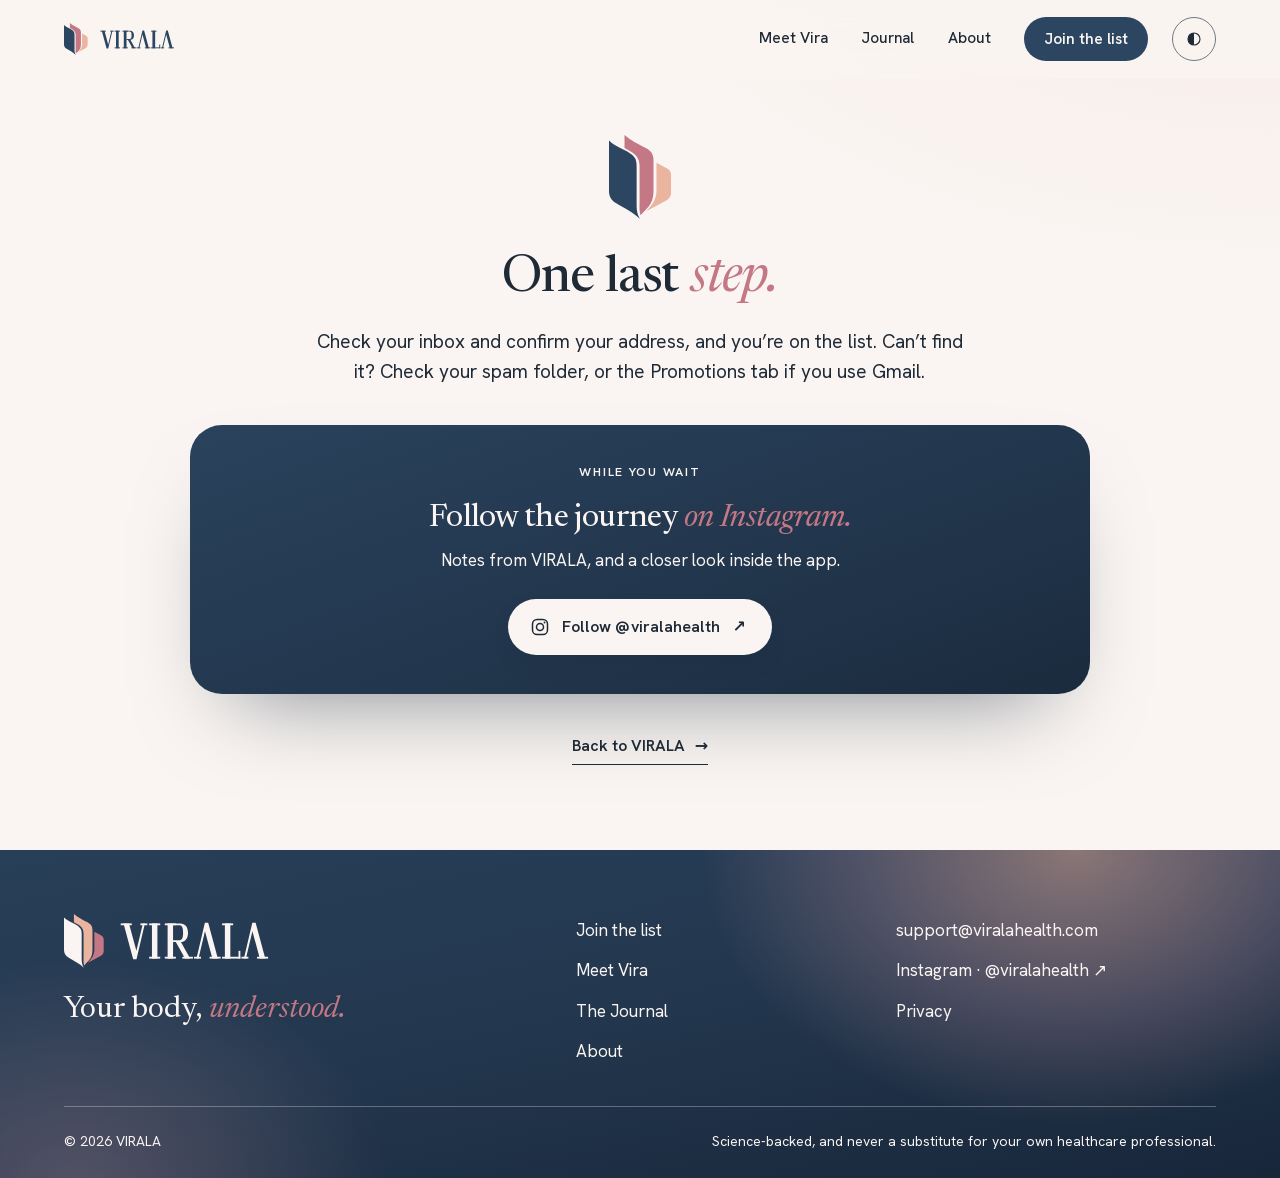
<file: thanks.html>
<!doctype html>
<html lang="en"><head><meta charset="utf-8"><meta name="viewport" content="width=device-width,initial-scale=1,viewport-fit=cover">
<meta name="color-scheme" content="light"><meta name="theme-color" content="#FAF5F2"><script>try{if(localStorage.getItem('virala-theme')==='dark')document.documentElement.dataset.theme='dark'}catch(e){}</script>
<title>One last step — VIRALA</title><meta name="description" content="Thank you for joining the VIRALA email list. Please confirm your address from the email we’ve sent you.">
<meta name="robots" content="noindex,follow">
<link rel="canonical" href="https://viralahealth.com/thanks.html"><link rel="icon" type="image/svg+xml" href="assets/favicon-dusk.svg"><link rel="apple-touch-icon" href="assets/apple-touch-icon-dusk.png"><link rel="manifest" href="site.webmanifest">
<meta property="og:type" content="website"><meta property="og:site_name" content="VIRALA"><meta property="og:locale" content="en_GB"><meta property="og:title" content="One last step — VIRALA"><meta property="og:description" content="Thank you for joining the VIRALA email list. Please confirm your address from the email we’ve sent you."><meta property="og:url" content="https://viralahealth.com/thanks.html"><meta property="og:image" content="https://viralahealth.com/assets/social-card.jpg"><meta property="og:image:type" content="image/jpeg"><meta property="og:image:width" content="1200"><meta property="og:image:height" content="630"><meta property="og:image:alt" content="Don’t just track your symptoms. Understand them. VIRALA: your body, understood.">
<meta name="twitter:card" content="summary_large_image"><meta name="twitter:title" content="One last step — VIRALA"><meta name="twitter:description" content="Thank you for joining the VIRALA email list. Please confirm your address from the email we’ve sent you."><meta name="twitter:image" content="https://viralahealth.com/assets/social-card.jpg"><meta name="twitter:image:alt" content="Don’t just track your symptoms. Understand them. VIRALA: your body, understood.">
<link rel="preload" href="assets/newsreader.woff2" as="font" type="font/woff2" crossorigin><link rel="preload" href="assets/newsreader-italic.woff2" as="font" type="font/woff2" crossorigin><link rel="preload" href="assets/hanken-grotesk.woff2" as="font" type="font/woff2" crossorigin>
<link rel="stylesheet" href="styles.css?v=c3653a5407"><script src="app.js?v=5a6a2d3049" defer></script>
<script type="application/ld+json">{"@context": "https://schema.org", "@graph": [{"@type": "Organization", "@id": "https://viralahealth.com/#org", "name": "VIRALA", "url": "https://viralahealth.com/", "logo": "https://viralahealth.com/assets/icon-dusk-512.png", "sameAs": ["https://www.instagram.com/viralahealth/"]}, {"@type": "WebSite", "@id": "https://viralahealth.com/#website", "name": "VIRALA", "url": "https://viralahealth.com/", "inLanguage": "en-GB", "publisher": {"@id": "https://viralahealth.com/#org"}}, {"@type": "WebPage", "name": "One last step — VIRALA", "url": "https://viralahealth.com/thanks.html", "description": "Thank you for joining the VIRALA email list. Please confirm your address from the email we’ve sent you.", "inLanguage": "en-GB", "isPartOf": {"@id": "https://viralahealth.com/#website"}}]}</script></head>
<body class="page-thanks"><a class="skip" href="#main">Skip to content</a>
<header class="site-header"><div class="wrap header-inner">
<a class="brand" href="index.html" aria-label="VIRALA, home"><span class="lockup"><svg class="mark" viewBox="0 0 544 736" aria-hidden="true" focusable="false"><path class="p1" d="M0 48 C60 108 158 132 202 174 C234 204 242 224 242 274 L242 608 C242 665 249 695 272 736 C218 680 122 633 60 595 C20 570 0 537 0 492 Z"/><path class="p2" d="M136 0 C196 51 252 78 322 113 C369 137 390 167 390 220 L390 482 C390 570 368 610 316 661 L276 704 C264 664 268 625 268 588 L268 270 C268 204 233 168 187 142 L136 114 Z"/><path class="p3" d="M416 244 L506 291 C535 307 544 325 544 355 L544 503 C544 540 529 560 495 578 L326 668 C390 602 416 556 416 484 Z"/></svg><svg class="wm" aria-hidden="true" focusable="false" viewBox="-2 -4 422.9 108"><g fill="currentColor"><g transform="translate(0.00 0)"><path d="M8.00 0.00 L23.50 0.00 L44.58 78.06 L63.00 0.00 L68.80 0.00 L44.82 101.60 L35.43 101.60 Z"/><path d="M0.00 0.00 L31.50 0.00 L31.50 5.20 L0.00 5.20 Z"/><path d="M56.00 0.00 L75.80 0.00 L75.80 5.20 L56.00 5.20 Z"/></g><g transform="translate(80.80 0)"><path d="M8.00 0.00 L23.50 0.00 L23.50 100.00 L8.00 100.00 Z"/><path d="M0.00 0.00 L31.50 0.00 L31.50 5.20 L0.00 5.20 Z"/><path d="M0.00 94.80 L31.50 94.80 L31.50 100.00 L0.00 100.00 Z"/></g><g transform="translate(125.30 0)"><path d="M8.00 0.00 L23.50 0.00 L23.50 100.00 L8.00 100.00 Z"/><path d="M23.5 0 L44 0 C58 0 66 10 66 26.5 C66 43 58 53 44 53 L23.5 53 L23.5 47.8 L41 47.8 C49 47.8 52 42 52 26.5 C52 11 49 5.2 41 5.2 L23.5 5.2 Z"/><path d="M31.00 52.00 L45.50 52.00 L72.00 100.00 L57.50 100.00 Z"/><path d="M0.00 0.00 L31.50 0.00 L31.50 5.20 L0.00 5.20 Z"/><path d="M0.00 94.80 L31.50 94.80 L31.50 100.00 L0.00 100.00 Z"/><path d="M50.00 94.80 L80.00 94.80 L80.00 100.00 L50.00 100.00 Z"/></g><g transform="translate(208.30 0)"><path d="M67.80 100.00 L52.30 100.00 L31.22 21.94 L12.80 100.00 L7.00 100.00 L30.98 -1.60 L40.37 -1.60 Z"/><path d="M75.80 100.00 L44.30 100.00 L44.30 94.80 L75.80 94.80 Z"/><path d="M19.80 100.00 L0.00 100.00 L0.00 94.80 L19.80 94.80 Z"/></g><g transform="translate(288.10 0)"><path d="M8.00 0.00 L23.50 0.00 L23.50 100.00 L8.00 100.00 Z"/><path d="M0.00 0.00 L31.50 0.00 L31.50 5.20 L0.00 5.20 Z"/><path d="M0.00 94.80 L52.00 94.80 L52.00 100.00 L0.00 100.00 Z"/><path d="M46.80 100.00 L46.80 78.00 L52.00 78.00 L52.00 100.00 Z"/></g><g transform="translate(343.10 0)"><path d="M67.80 100.00 L52.30 100.00 L31.22 21.94 L12.80 100.00 L7.00 100.00 L30.98 -1.60 L40.37 -1.60 Z"/><path d="M75.80 100.00 L44.30 100.00 L44.30 94.80 L75.80 94.80 Z"/><path d="M19.80 100.00 L0.00 100.00 L0.00 94.80 L19.80 94.80 Z"/></g></g></svg></span></a>
<nav class="main-nav" id="main-nav" aria-label="Main"><a href="vira.html">Meet Vira</a><a href="journal.html">Journal</a><a href="about.html">About</a><a class="nav-join" href="index.html#join">Join the list</a></nav>
<div class="header-tools"><button class="theme-toggle" type="button" aria-pressed="false" aria-label="Dark appearance"><svg viewBox="0 0 24 24" aria-hidden="true"><circle cx="12" cy="12" r="8"/><path d="M12 4a8 8 0 0 0 0 16Z"/></svg></button><button class="menu-toggle" type="button" aria-controls="main-nav" aria-expanded="false"><span>Menu</span></button></div>
</div></header><main id="main"><section class="thanks wrap" aria-labelledby="thanks-title"><svg class="mark mark-thanks" viewBox="0 0 544 736" aria-hidden="true" focusable="false"><path class="p1" d="M0 48 C60 108 158 132 202 174 C234 204 242 224 242 274 L242 608 C242 665 249 695 272 736 C218 680 122 633 60 595 C20 570 0 537 0 492 Z"/><path class="p2" d="M136 0 C196 51 252 78 322 113 C369 137 390 167 390 220 L390 482 C390 570 368 610 316 661 L276 704 C264 664 268 625 268 588 L268 270 C268 204 233 168 187 142 L136 114 Z"/><path class="p3" d="M416 244 L506 291 C535 307 544 325 544 355 L544 503 C544 540 529 560 495 578 L326 668 C390 602 416 556 416 484 Z"/></svg>
<h1 id="thanks-title">One last <em>step.</em></h1>
<p class="lede">Check your inbox and confirm your address, and you’re on the list. Can’t find it? Check your spam folder, or the Promotions tab if you use Gmail.</p>
<div class="thanks-ig"><p class="eyebrow">While you wait</p><h2>Follow the journey <em>on Instagram.</em></h2>
<p>Notes from VIRALA, and a closer look inside the app.</p>
<a class="button button-ig" href="https://www.instagram.com/viralahealth/" rel="noopener noreferrer"><svg class="ig" viewBox="0 0 24 24" aria-hidden="true" focusable="false"><rect x="3" y="3" width="18" height="18" rx="5.5"/><circle cx="12" cy="12" r="4.2"/><circle cx="17.4" cy="6.6" r="1.1" class="ig-dot"/></svg><span>Follow @viralahealth</span> <span class="arrow" aria-hidden="true">↗</span><span class="visually-hidden"> (opens Instagram)</span></a></div>
<p><a class="text-link" href="index.html">Back to VIRALA <span class="arrow" aria-hidden="true">→</span></a></p></section></main><footer class="site-footer"><div class="wrap">
<div class="footer-top">
<div class="footer-brand"><a class="brand" href="index.html" aria-label="VIRALA, home"><span class="lockup lockup-footer"><svg class="mark" viewBox="0 0 544 736" aria-hidden="true" focusable="false"><path class="p1" d="M0 48 C60 108 158 132 202 174 C234 204 242 224 242 274 L242 608 C242 665 249 695 272 736 C218 680 122 633 60 595 C20 570 0 537 0 492 Z"/><path class="p2" d="M136 0 C196 51 252 78 322 113 C369 137 390 167 390 220 L390 482 C390 570 368 610 316 661 L276 704 C264 664 268 625 268 588 L268 270 C268 204 233 168 187 142 L136 114 Z"/><path class="p3" d="M416 244 L506 291 C535 307 544 325 544 355 L544 503 C544 540 529 560 495 578 L326 668 C390 602 416 556 416 484 Z"/></svg><svg class="wm wm-footer" aria-hidden="true" focusable="false" viewBox="-2 -4 422.9 108"><g fill="currentColor"><g transform="translate(0.00 0)"><path d="M8.00 0.00 L23.50 0.00 L44.58 78.06 L63.00 0.00 L68.80 0.00 L44.82 101.60 L35.43 101.60 Z"/><path d="M0.00 0.00 L31.50 0.00 L31.50 5.20 L0.00 5.20 Z"/><path d="M56.00 0.00 L75.80 0.00 L75.80 5.20 L56.00 5.20 Z"/></g><g transform="translate(80.80 0)"><path d="M8.00 0.00 L23.50 0.00 L23.50 100.00 L8.00 100.00 Z"/><path d="M0.00 0.00 L31.50 0.00 L31.50 5.20 L0.00 5.20 Z"/><path d="M0.00 94.80 L31.50 94.80 L31.50 100.00 L0.00 100.00 Z"/></g><g transform="translate(125.30 0)"><path d="M8.00 0.00 L23.50 0.00 L23.50 100.00 L8.00 100.00 Z"/><path d="M23.5 0 L44 0 C58 0 66 10 66 26.5 C66 43 58 53 44 53 L23.5 53 L23.5 47.8 L41 47.8 C49 47.8 52 42 52 26.5 C52 11 49 5.2 41 5.2 L23.5 5.2 Z"/><path d="M31.00 52.00 L45.50 52.00 L72.00 100.00 L57.50 100.00 Z"/><path d="M0.00 0.00 L31.50 0.00 L31.50 5.20 L0.00 5.20 Z"/><path d="M0.00 94.80 L31.50 94.80 L31.50 100.00 L0.00 100.00 Z"/><path d="M50.00 94.80 L80.00 94.80 L80.00 100.00 L50.00 100.00 Z"/></g><g transform="translate(208.30 0)"><path d="M67.80 100.00 L52.30 100.00 L31.22 21.94 L12.80 100.00 L7.00 100.00 L30.98 -1.60 L40.37 -1.60 Z"/><path d="M75.80 100.00 L44.30 100.00 L44.30 94.80 L75.80 94.80 Z"/><path d="M19.80 100.00 L0.00 100.00 L0.00 94.80 L19.80 94.80 Z"/></g><g transform="translate(288.10 0)"><path d="M8.00 0.00 L23.50 0.00 L23.50 100.00 L8.00 100.00 Z"/><path d="M0.00 0.00 L31.50 0.00 L31.50 5.20 L0.00 5.20 Z"/><path d="M0.00 94.80 L52.00 94.80 L52.00 100.00 L0.00 100.00 Z"/><path d="M46.80 100.00 L46.80 78.00 L52.00 78.00 L52.00 100.00 Z"/></g><g transform="translate(343.10 0)"><path d="M67.80 100.00 L52.30 100.00 L31.22 21.94 L12.80 100.00 L7.00 100.00 L30.98 -1.60 L40.37 -1.60 Z"/><path d="M75.80 100.00 L44.30 100.00 L44.30 94.80 L75.80 94.80 Z"/><path d="M19.80 100.00 L0.00 100.00 L0.00 94.80 L19.80 94.80 Z"/></g></g></svg></span></a><p class="footer-line">Your body, <em>understood.</em></p></div>
<nav class="footer-nav" aria-label="Footer"><a href="index.html#join">Join the list</a><a href="vira.html">Meet Vira</a><a href="journal.html">The Journal</a><a href="about.html">About</a></nav>
<div class="footer-contact"><a href="mailto:support@viralahealth.com">support@viralahealth.com</a><a href="https://www.instagram.com/viralahealth/" rel="noopener noreferrer">Instagram · @viralahealth <span class="arrow" aria-hidden="true">↗</span></a><a href="privacy.html">Privacy</a></div>
</div>
<div class="footer-base"><p>© 2026 VIRALA</p><p>Science-backed, and never a substitute for your own healthcare professional.</p></div>
</div></footer></body></html>
</file>
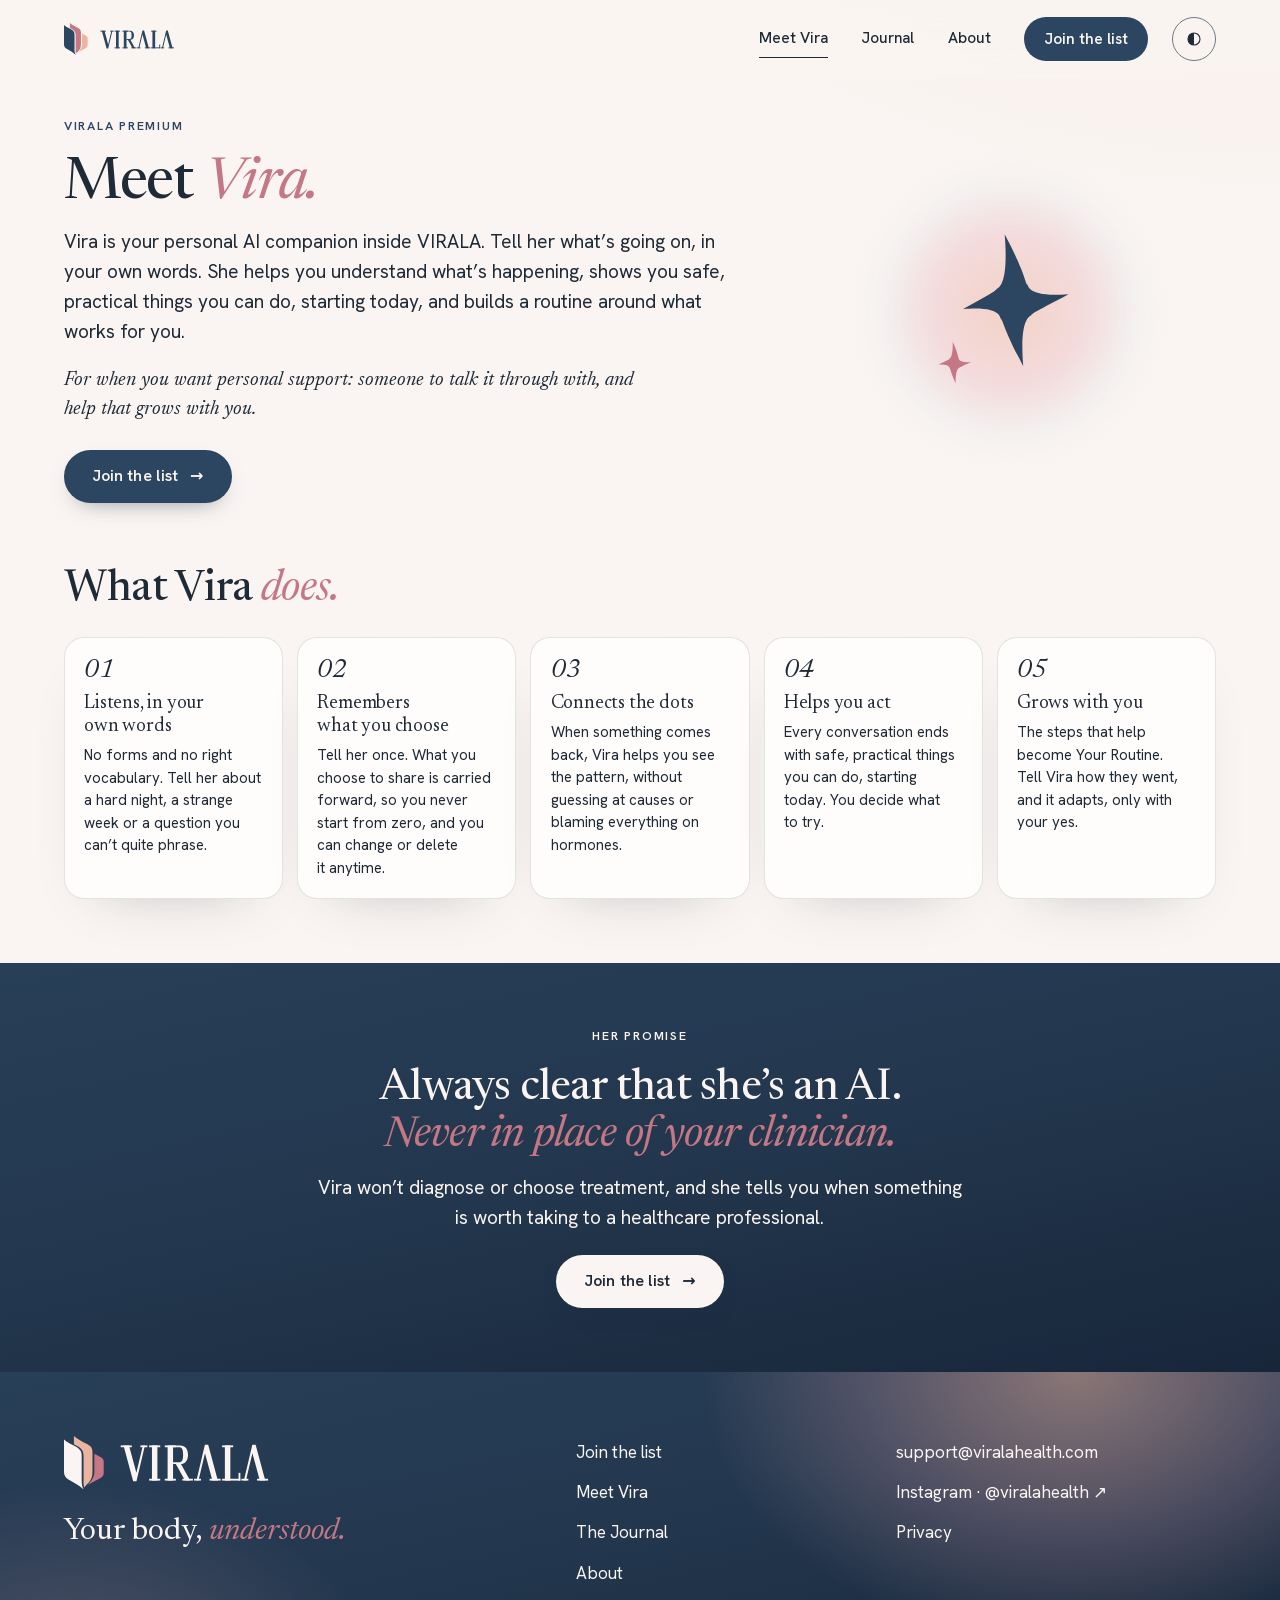
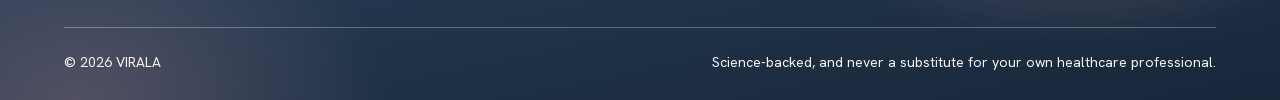
<file: vira.html>
<!doctype html>
<html lang="en"><head><meta charset="utf-8"><meta name="viewport" content="width=device-width,initial-scale=1,viewport-fit=cover">
<meta name="color-scheme" content="light"><meta name="theme-color" content="#FAF5F2"><script>try{if(localStorage.getItem('virala-theme')==='dark')document.documentElement.dataset.theme='dark'}catch(e){}</script>
<title>Meet Vira — VIRALA</title><meta name="description" content="Vira is the personal AI companion inside VIRALA Premium. She understands, then helps: safe, practical steps for today and support that adapts over time.">
<meta name="robots" content="index,follow">
<link rel="canonical" href="https://viralahealth.com/vira.html"><link rel="icon" type="image/svg+xml" href="assets/favicon-dusk.svg"><link rel="apple-touch-icon" href="assets/apple-touch-icon-dusk.png"><link rel="manifest" href="site.webmanifest">
<meta property="og:type" content="website"><meta property="og:site_name" content="VIRALA"><meta property="og:locale" content="en_GB"><meta property="og:title" content="Meet Vira — VIRALA"><meta property="og:description" content="Vira is the personal AI companion inside VIRALA Premium. She understands, then helps: safe, practical steps for today and support that adapts over time."><meta property="og:url" content="https://viralahealth.com/vira.html"><meta property="og:image" content="https://viralahealth.com/assets/social-card.jpg"><meta property="og:image:type" content="image/jpeg"><meta property="og:image:width" content="1200"><meta property="og:image:height" content="630"><meta property="og:image:alt" content="Don’t just track your symptoms. Understand them. VIRALA: your body, understood.">
<meta name="twitter:card" content="summary_large_image"><meta name="twitter:title" content="Meet Vira — VIRALA"><meta name="twitter:description" content="Vira is the personal AI companion inside VIRALA Premium. She understands, then helps: safe, practical steps for today and support that adapts over time."><meta name="twitter:image" content="https://viralahealth.com/assets/social-card.jpg"><meta name="twitter:image:alt" content="Don’t just track your symptoms. Understand them. VIRALA: your body, understood.">
<link rel="preload" href="assets/newsreader.woff2" as="font" type="font/woff2" crossorigin><link rel="preload" href="assets/newsreader-italic.woff2" as="font" type="font/woff2" crossorigin><link rel="preload" href="assets/hanken-grotesk.woff2" as="font" type="font/woff2" crossorigin>
<link rel="stylesheet" href="styles.css?v=c3653a5407"><script src="app.js?v=5a6a2d3049" defer></script>
<script type="application/ld+json">{"@context": "https://schema.org", "@graph": [{"@type": "Organization", "@id": "https://viralahealth.com/#org", "name": "VIRALA", "url": "https://viralahealth.com/", "logo": "https://viralahealth.com/assets/icon-dusk-512.png", "sameAs": ["https://www.instagram.com/viralahealth/"]}, {"@type": "WebSite", "@id": "https://viralahealth.com/#website", "name": "VIRALA", "url": "https://viralahealth.com/", "inLanguage": "en-GB", "publisher": {"@id": "https://viralahealth.com/#org"}}, {"@type": "WebPage", "name": "Meet Vira — VIRALA", "url": "https://viralahealth.com/vira.html", "description": "Vira is the personal AI companion inside VIRALA Premium. She understands, then helps: safe, practical steps for today and support that adapts over time.", "inLanguage": "en-GB", "isPartOf": {"@id": "https://viralahealth.com/#website"}}]}</script></head>
<body class="page-vira"><a class="skip" href="#main">Skip to content</a>
<header class="site-header"><div class="wrap header-inner">
<a class="brand" href="index.html" aria-label="VIRALA, home"><span class="lockup"><svg class="mark" viewBox="0 0 544 736" aria-hidden="true" focusable="false"><path class="p1" d="M0 48 C60 108 158 132 202 174 C234 204 242 224 242 274 L242 608 C242 665 249 695 272 736 C218 680 122 633 60 595 C20 570 0 537 0 492 Z"/><path class="p2" d="M136 0 C196 51 252 78 322 113 C369 137 390 167 390 220 L390 482 C390 570 368 610 316 661 L276 704 C264 664 268 625 268 588 L268 270 C268 204 233 168 187 142 L136 114 Z"/><path class="p3" d="M416 244 L506 291 C535 307 544 325 544 355 L544 503 C544 540 529 560 495 578 L326 668 C390 602 416 556 416 484 Z"/></svg><svg class="wm" aria-hidden="true" focusable="false" viewBox="-2 -4 422.9 108"><g fill="currentColor"><g transform="translate(0.00 0)"><path d="M8.00 0.00 L23.50 0.00 L44.58 78.06 L63.00 0.00 L68.80 0.00 L44.82 101.60 L35.43 101.60 Z"/><path d="M0.00 0.00 L31.50 0.00 L31.50 5.20 L0.00 5.20 Z"/><path d="M56.00 0.00 L75.80 0.00 L75.80 5.20 L56.00 5.20 Z"/></g><g transform="translate(80.80 0)"><path d="M8.00 0.00 L23.50 0.00 L23.50 100.00 L8.00 100.00 Z"/><path d="M0.00 0.00 L31.50 0.00 L31.50 5.20 L0.00 5.20 Z"/><path d="M0.00 94.80 L31.50 94.80 L31.50 100.00 L0.00 100.00 Z"/></g><g transform="translate(125.30 0)"><path d="M8.00 0.00 L23.50 0.00 L23.50 100.00 L8.00 100.00 Z"/><path d="M23.5 0 L44 0 C58 0 66 10 66 26.5 C66 43 58 53 44 53 L23.5 53 L23.5 47.8 L41 47.8 C49 47.8 52 42 52 26.5 C52 11 49 5.2 41 5.2 L23.5 5.2 Z"/><path d="M31.00 52.00 L45.50 52.00 L72.00 100.00 L57.50 100.00 Z"/><path d="M0.00 0.00 L31.50 0.00 L31.50 5.20 L0.00 5.20 Z"/><path d="M0.00 94.80 L31.50 94.80 L31.50 100.00 L0.00 100.00 Z"/><path d="M50.00 94.80 L80.00 94.80 L80.00 100.00 L50.00 100.00 Z"/></g><g transform="translate(208.30 0)"><path d="M67.80 100.00 L52.30 100.00 L31.22 21.94 L12.80 100.00 L7.00 100.00 L30.98 -1.60 L40.37 -1.60 Z"/><path d="M75.80 100.00 L44.30 100.00 L44.30 94.80 L75.80 94.80 Z"/><path d="M19.80 100.00 L0.00 100.00 L0.00 94.80 L19.80 94.80 Z"/></g><g transform="translate(288.10 0)"><path d="M8.00 0.00 L23.50 0.00 L23.50 100.00 L8.00 100.00 Z"/><path d="M0.00 0.00 L31.50 0.00 L31.50 5.20 L0.00 5.20 Z"/><path d="M0.00 94.80 L52.00 94.80 L52.00 100.00 L0.00 100.00 Z"/><path d="M46.80 100.00 L46.80 78.00 L52.00 78.00 L52.00 100.00 Z"/></g><g transform="translate(343.10 0)"><path d="M67.80 100.00 L52.30 100.00 L31.22 21.94 L12.80 100.00 L7.00 100.00 L30.98 -1.60 L40.37 -1.60 Z"/><path d="M75.80 100.00 L44.30 100.00 L44.30 94.80 L75.80 94.80 Z"/><path d="M19.80 100.00 L0.00 100.00 L0.00 94.80 L19.80 94.80 Z"/></g></g></svg></span></a>
<nav class="main-nav" id="main-nav" aria-label="Main"><a href="vira.html" aria-current="page">Meet Vira</a><a href="journal.html">Journal</a><a href="about.html">About</a><a class="nav-join" href="index.html#join">Join the list</a></nav>
<div class="header-tools"><button class="theme-toggle" type="button" aria-pressed="false" aria-label="Dark appearance"><svg viewBox="0 0 24 24" aria-hidden="true"><circle cx="12" cy="12" r="8"/><path d="M12 4a8 8 0 0 0 0 16Z"/></svg></button><button class="menu-toggle" type="button" aria-controls="main-nav" aria-expanded="false"><span>Menu</span></button></div>
</div></header><main id="main"><section class="vira-intro wrap" aria-labelledby="vira-hero-title">
<div class="vi-copy"><p class="eyebrow">VIRALA Premium</p>
<h1 id="vira-hero-title">Meet <em>Vira.</em></h1>
<p class="lede">Vira is your personal AI companion inside VIRALA. Tell her what’s going on, in your own words. She helps you understand what’s happening, shows you safe, practical things you can do, starting today, and builds a routine around what works for you.</p>
<p class="vi-for">For when you want personal support: someone to talk it through with, and help that grows with you.</p>
<a class="button" href="index.html#join">Join the list <span class="arrow" aria-hidden="true">→</span></a></div>
<div class="vi-art" aria-hidden="true"><svg class="vs vs-hero" viewBox="0 0 100 100" aria-hidden="true" focusable="false"><path class="vs1" d="M47.29 4.40 C59.45 27.28 59.70 33.86 60.82 34.62 C61.87 35.49 60.94 42.42 85.68 40.41 C67.26 50.19 64.14 51.70 63.38 52.82 C62.51 53.87 56.05 54.38 58.43 83.62 C46.86 61.86 46.30 56.14 45.18 55.38 C44.13 54.51 45.54 47.42 22.30 49.31 C39.60 40.12 41.86 38.30 42.62 37.18 C43.49 36.13 49.79 35.13 47.29 4.40 Z"/><path class="vs2" d="M16.09 69.03 C19.43 76.54 19.29 78.72 19.62 78.98 C19.93 79.27 19.45 81.39 26.98 81.30 C21.20 83.87 20.28 84.29 20.02 84.62 C19.73 84.93 17.73 84.95 17.84 93.97 C14.75 87.04 14.71 85.28 14.38 85.02 C14.07 84.73 14.67 82.58 7.52 82.66 C13.01 80.22 13.72 79.71 13.98 79.38 C14.27 79.07 16.20 78.81 16.09 69.03 Z"/></svg></div></section>
<section class="vira-points wrap" aria-labelledby="chapters-title"><h2 id="chapters-title" class="reveal">What Vira <em>does.</em></h2><ol class="vcards"><li class="vcard reveal"><span class="vc-n">01</span><h3>Listens, in your own words</h3><p>No forms and no right vocabulary. Tell her about a hard night, a strange week or a question you can’t quite phrase.</p></li><li class="vcard reveal"><span class="vc-n">02</span><h3>Remembers what you choose</h3><p>Tell her once. What you choose to share is carried forward, so you never start from zero, and you can change or delete it anytime.</p></li><li class="vcard reveal"><span class="vc-n">03</span><h3>Connects the dots</h3><p>When something comes back, Vira helps you see the pattern, without guessing at causes or blaming everything on hormones.</p></li><li class="vcard reveal"><span class="vc-n">04</span><h3>Helps you act</h3><p>Every conversation ends with safe, practical things you can do, starting today. You decide what to try.</p></li><li class="vcard reveal"><span class="vc-n">05</span><h3>Grows with you</h3><p>The steps that help become Your Routine. Tell Vira how they went, and it adapts, only with your yes.</p></li></ol></section>
<section class="promise-band" aria-labelledby="promise-title"><div class="wrap promise-inner reveal">
<p class="eyebrow">Her promise</p><h2 id="promise-title">Always clear that she’s an AI.<br><em>Never in place of your clinician.</em></h2>
<p>Vira won’t diagnose or choose treatment, and she tells you when something is worth taking to a healthcare professional.</p>
<a class="button" href="index.html#join">Join the list <span class="arrow" aria-hidden="true">→</span></a></div></section></main><footer class="site-footer"><div class="wrap">
<div class="footer-top">
<div class="footer-brand"><a class="brand" href="index.html" aria-label="VIRALA, home"><span class="lockup lockup-footer"><svg class="mark" viewBox="0 0 544 736" aria-hidden="true" focusable="false"><path class="p1" d="M0 48 C60 108 158 132 202 174 C234 204 242 224 242 274 L242 608 C242 665 249 695 272 736 C218 680 122 633 60 595 C20 570 0 537 0 492 Z"/><path class="p2" d="M136 0 C196 51 252 78 322 113 C369 137 390 167 390 220 L390 482 C390 570 368 610 316 661 L276 704 C264 664 268 625 268 588 L268 270 C268 204 233 168 187 142 L136 114 Z"/><path class="p3" d="M416 244 L506 291 C535 307 544 325 544 355 L544 503 C544 540 529 560 495 578 L326 668 C390 602 416 556 416 484 Z"/></svg><svg class="wm wm-footer" aria-hidden="true" focusable="false" viewBox="-2 -4 422.9 108"><g fill="currentColor"><g transform="translate(0.00 0)"><path d="M8.00 0.00 L23.50 0.00 L44.58 78.06 L63.00 0.00 L68.80 0.00 L44.82 101.60 L35.43 101.60 Z"/><path d="M0.00 0.00 L31.50 0.00 L31.50 5.20 L0.00 5.20 Z"/><path d="M56.00 0.00 L75.80 0.00 L75.80 5.20 L56.00 5.20 Z"/></g><g transform="translate(80.80 0)"><path d="M8.00 0.00 L23.50 0.00 L23.50 100.00 L8.00 100.00 Z"/><path d="M0.00 0.00 L31.50 0.00 L31.50 5.20 L0.00 5.20 Z"/><path d="M0.00 94.80 L31.50 94.80 L31.50 100.00 L0.00 100.00 Z"/></g><g transform="translate(125.30 0)"><path d="M8.00 0.00 L23.50 0.00 L23.50 100.00 L8.00 100.00 Z"/><path d="M23.5 0 L44 0 C58 0 66 10 66 26.5 C66 43 58 53 44 53 L23.5 53 L23.5 47.8 L41 47.8 C49 47.8 52 42 52 26.5 C52 11 49 5.2 41 5.2 L23.5 5.2 Z"/><path d="M31.00 52.00 L45.50 52.00 L72.00 100.00 L57.50 100.00 Z"/><path d="M0.00 0.00 L31.50 0.00 L31.50 5.20 L0.00 5.20 Z"/><path d="M0.00 94.80 L31.50 94.80 L31.50 100.00 L0.00 100.00 Z"/><path d="M50.00 94.80 L80.00 94.80 L80.00 100.00 L50.00 100.00 Z"/></g><g transform="translate(208.30 0)"><path d="M67.80 100.00 L52.30 100.00 L31.22 21.94 L12.80 100.00 L7.00 100.00 L30.98 -1.60 L40.37 -1.60 Z"/><path d="M75.80 100.00 L44.30 100.00 L44.30 94.80 L75.80 94.80 Z"/><path d="M19.80 100.00 L0.00 100.00 L0.00 94.80 L19.80 94.80 Z"/></g><g transform="translate(288.10 0)"><path d="M8.00 0.00 L23.50 0.00 L23.50 100.00 L8.00 100.00 Z"/><path d="M0.00 0.00 L31.50 0.00 L31.50 5.20 L0.00 5.20 Z"/><path d="M0.00 94.80 L52.00 94.80 L52.00 100.00 L0.00 100.00 Z"/><path d="M46.80 100.00 L46.80 78.00 L52.00 78.00 L52.00 100.00 Z"/></g><g transform="translate(343.10 0)"><path d="M67.80 100.00 L52.30 100.00 L31.22 21.94 L12.80 100.00 L7.00 100.00 L30.98 -1.60 L40.37 -1.60 Z"/><path d="M75.80 100.00 L44.30 100.00 L44.30 94.80 L75.80 94.80 Z"/><path d="M19.80 100.00 L0.00 100.00 L0.00 94.80 L19.80 94.80 Z"/></g></g></svg></span></a><p class="footer-line">Your body, <em>understood.</em></p></div>
<nav class="footer-nav" aria-label="Footer"><a href="index.html#join">Join the list</a><a href="vira.html">Meet Vira</a><a href="journal.html">The Journal</a><a href="about.html">About</a></nav>
<div class="footer-contact"><a href="mailto:support@viralahealth.com">support@viralahealth.com</a><a href="https://www.instagram.com/viralahealth/" rel="noopener noreferrer">Instagram · @viralahealth <span class="arrow" aria-hidden="true">↗</span></a><a href="privacy.html">Privacy</a></div>
</div>
<div class="footer-base"><p>© 2026 VIRALA</p><p>Science-backed, and never a substitute for your own healthcare professional.</p></div>
</div></footer></body></html>
</file>
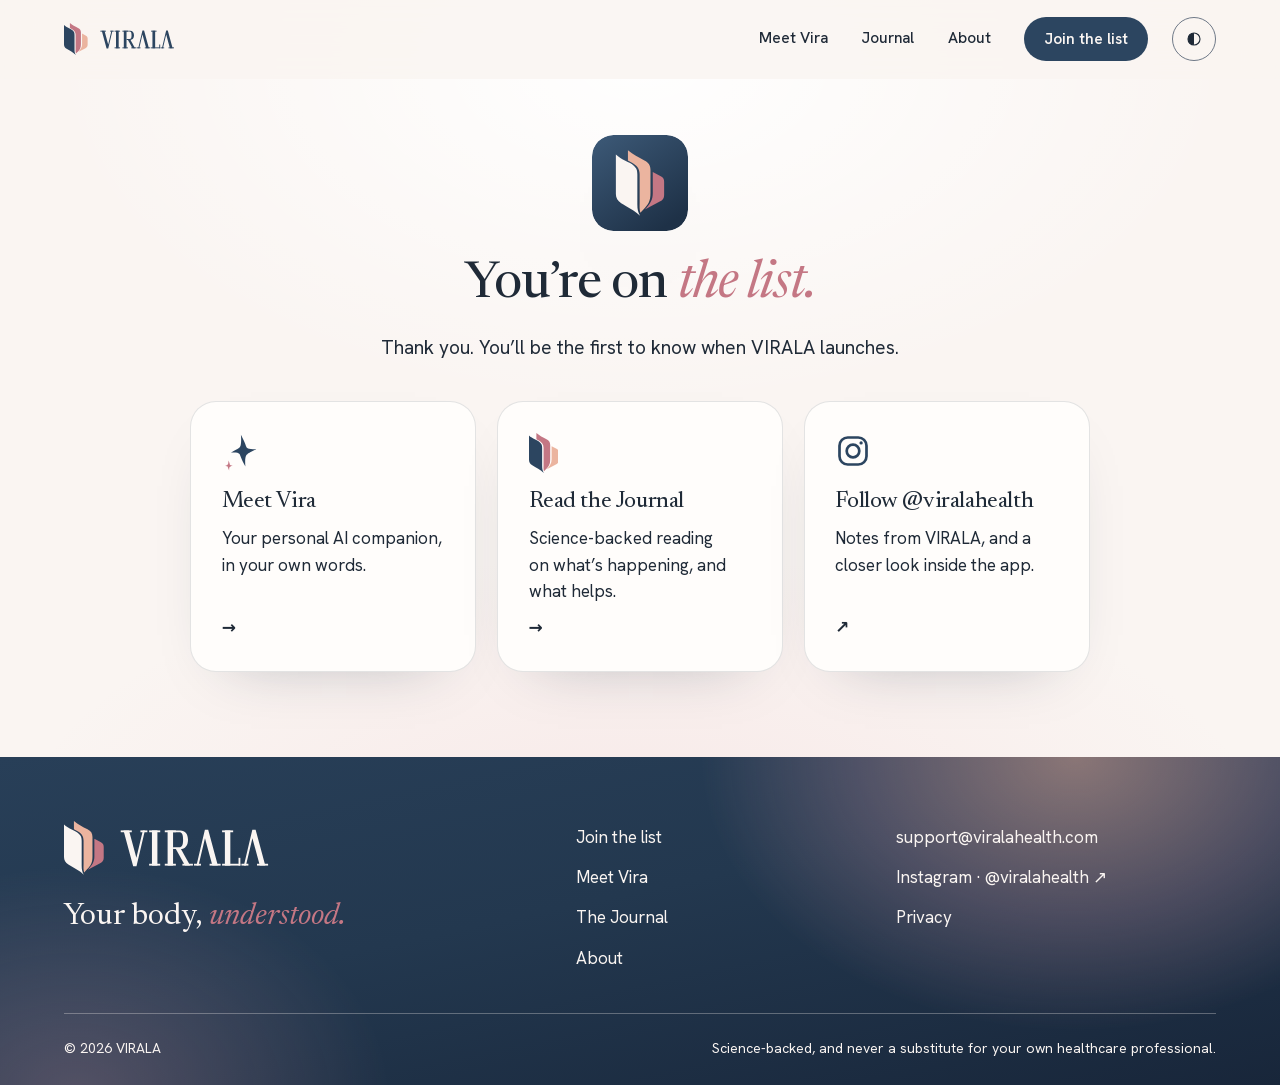
<file: welcome.html>
<!doctype html>
<html lang="en"><head><meta charset="utf-8"><meta name="viewport" content="width=device-width,initial-scale=1,viewport-fit=cover">
<meta name="color-scheme" content="light"><meta name="theme-color" content="#FAF5F2"><script>try{if(localStorage.getItem('virala-theme')==='dark')document.documentElement.dataset.theme='dark'}catch(e){}</script>
<title>You’re on the list — VIRALA</title><meta name="description" content="Your email address is confirmed. Thank you for joining the VIRALA email list.">
<meta name="robots" content="noindex,follow">
<link rel="canonical" href="https://viralahealth.com/welcome.html"><link rel="icon" type="image/svg+xml" href="assets/favicon-dusk.svg"><link rel="apple-touch-icon" href="assets/apple-touch-icon-dusk.png"><link rel="manifest" href="site.webmanifest">
<meta property="og:type" content="website"><meta property="og:site_name" content="VIRALA"><meta property="og:locale" content="en_GB"><meta property="og:title" content="You’re on the list — VIRALA"><meta property="og:description" content="Your email address is confirmed. Thank you for joining the VIRALA email list."><meta property="og:url" content="https://viralahealth.com/welcome.html"><meta property="og:image" content="https://viralahealth.com/assets/social-card.jpg"><meta property="og:image:type" content="image/jpeg"><meta property="og:image:width" content="1200"><meta property="og:image:height" content="630"><meta property="og:image:alt" content="Don’t just track your symptoms. Understand them. VIRALA: your body, understood.">
<meta name="twitter:card" content="summary_large_image"><meta name="twitter:title" content="You’re on the list — VIRALA"><meta name="twitter:description" content="Your email address is confirmed. Thank you for joining the VIRALA email list."><meta name="twitter:image" content="https://viralahealth.com/assets/social-card.jpg"><meta name="twitter:image:alt" content="Don’t just track your symptoms. Understand them. VIRALA: your body, understood.">
<link rel="preload" href="assets/newsreader.woff2" as="font" type="font/woff2" crossorigin><link rel="preload" href="assets/newsreader-italic.woff2" as="font" type="font/woff2" crossorigin><link rel="preload" href="assets/hanken-grotesk.woff2" as="font" type="font/woff2" crossorigin>
<link rel="stylesheet" href="styles.css?v=c3653a5407"><script src="app.js?v=5a6a2d3049" defer></script>
<script type="application/ld+json">{"@context": "https://schema.org", "@graph": [{"@type": "Organization", "@id": "https://viralahealth.com/#org", "name": "VIRALA", "url": "https://viralahealth.com/", "logo": "https://viralahealth.com/assets/icon-dusk-512.png", "sameAs": ["https://www.instagram.com/viralahealth/"]}, {"@type": "WebSite", "@id": "https://viralahealth.com/#website", "name": "VIRALA", "url": "https://viralahealth.com/", "inLanguage": "en-GB", "publisher": {"@id": "https://viralahealth.com/#org"}}, {"@type": "WebPage", "name": "You’re on the list — VIRALA", "url": "https://viralahealth.com/welcome.html", "description": "Your email address is confirmed. Thank you for joining the VIRALA email list.", "inLanguage": "en-GB", "isPartOf": {"@id": "https://viralahealth.com/#website"}}]}</script></head>
<body class="page-welcome"><a class="skip" href="#main">Skip to content</a>
<header class="site-header"><div class="wrap header-inner">
<a class="brand" href="index.html" aria-label="VIRALA, home"><span class="lockup"><svg class="mark" viewBox="0 0 544 736" aria-hidden="true" focusable="false"><path class="p1" d="M0 48 C60 108 158 132 202 174 C234 204 242 224 242 274 L242 608 C242 665 249 695 272 736 C218 680 122 633 60 595 C20 570 0 537 0 492 Z"/><path class="p2" d="M136 0 C196 51 252 78 322 113 C369 137 390 167 390 220 L390 482 C390 570 368 610 316 661 L276 704 C264 664 268 625 268 588 L268 270 C268 204 233 168 187 142 L136 114 Z"/><path class="p3" d="M416 244 L506 291 C535 307 544 325 544 355 L544 503 C544 540 529 560 495 578 L326 668 C390 602 416 556 416 484 Z"/></svg><svg class="wm" aria-hidden="true" focusable="false" viewBox="-2 -4 422.9 108"><g fill="currentColor"><g transform="translate(0.00 0)"><path d="M8.00 0.00 L23.50 0.00 L44.58 78.06 L63.00 0.00 L68.80 0.00 L44.82 101.60 L35.43 101.60 Z"/><path d="M0.00 0.00 L31.50 0.00 L31.50 5.20 L0.00 5.20 Z"/><path d="M56.00 0.00 L75.80 0.00 L75.80 5.20 L56.00 5.20 Z"/></g><g transform="translate(80.80 0)"><path d="M8.00 0.00 L23.50 0.00 L23.50 100.00 L8.00 100.00 Z"/><path d="M0.00 0.00 L31.50 0.00 L31.50 5.20 L0.00 5.20 Z"/><path d="M0.00 94.80 L31.50 94.80 L31.50 100.00 L0.00 100.00 Z"/></g><g transform="translate(125.30 0)"><path d="M8.00 0.00 L23.50 0.00 L23.50 100.00 L8.00 100.00 Z"/><path d="M23.5 0 L44 0 C58 0 66 10 66 26.5 C66 43 58 53 44 53 L23.5 53 L23.5 47.8 L41 47.8 C49 47.8 52 42 52 26.5 C52 11 49 5.2 41 5.2 L23.5 5.2 Z"/><path d="M31.00 52.00 L45.50 52.00 L72.00 100.00 L57.50 100.00 Z"/><path d="M0.00 0.00 L31.50 0.00 L31.50 5.20 L0.00 5.20 Z"/><path d="M0.00 94.80 L31.50 94.80 L31.50 100.00 L0.00 100.00 Z"/><path d="M50.00 94.80 L80.00 94.80 L80.00 100.00 L50.00 100.00 Z"/></g><g transform="translate(208.30 0)"><path d="M67.80 100.00 L52.30 100.00 L31.22 21.94 L12.80 100.00 L7.00 100.00 L30.98 -1.60 L40.37 -1.60 Z"/><path d="M75.80 100.00 L44.30 100.00 L44.30 94.80 L75.80 94.80 Z"/><path d="M19.80 100.00 L0.00 100.00 L0.00 94.80 L19.80 94.80 Z"/></g><g transform="translate(288.10 0)"><path d="M8.00 0.00 L23.50 0.00 L23.50 100.00 L8.00 100.00 Z"/><path d="M0.00 0.00 L31.50 0.00 L31.50 5.20 L0.00 5.20 Z"/><path d="M0.00 94.80 L52.00 94.80 L52.00 100.00 L0.00 100.00 Z"/><path d="M46.80 100.00 L46.80 78.00 L52.00 78.00 L52.00 100.00 Z"/></g><g transform="translate(343.10 0)"><path d="M67.80 100.00 L52.30 100.00 L31.22 21.94 L12.80 100.00 L7.00 100.00 L30.98 -1.60 L40.37 -1.60 Z"/><path d="M75.80 100.00 L44.30 100.00 L44.30 94.80 L75.80 94.80 Z"/><path d="M19.80 100.00 L0.00 100.00 L0.00 94.80 L19.80 94.80 Z"/></g></g></svg></span></a>
<nav class="main-nav" id="main-nav" aria-label="Main"><a href="vira.html">Meet Vira</a><a href="journal.html">Journal</a><a href="about.html">About</a><a class="nav-join" href="index.html#join">Join the list</a></nav>
<div class="header-tools"><button class="theme-toggle" type="button" aria-pressed="false" aria-label="Dark appearance"><svg viewBox="0 0 24 24" aria-hidden="true"><circle cx="12" cy="12" r="8"/><path d="M12 4a8 8 0 0 0 0 16Z"/></svg></button><button class="menu-toggle" type="button" aria-controls="main-nav" aria-expanded="false"><span>Menu</span></button></div>
</div></header><main id="main"><section class="thanks welcome wrap" aria-labelledby="welcome-title"><img class="app-mark" src="assets/favicon-dusk.svg" width="96" height="96" alt="">
<h1 id="welcome-title">You’re on <em>the list.</em></h1>
<p class="lede">Thank you. You’ll be the first to know when VIRALA launches.</p>
<ul class="welcome-cards">
<li><a href="vira.html"><svg class="vs vs-card" viewBox="0 0 100 100" aria-hidden="true" focusable="false"><path class="vs1" d="M47.29 4.40 C59.45 27.28 59.70 33.86 60.82 34.62 C61.87 35.49 60.94 42.42 85.68 40.41 C67.26 50.19 64.14 51.70 63.38 52.82 C62.51 53.87 56.05 54.38 58.43 83.62 C46.86 61.86 46.30 56.14 45.18 55.38 C44.13 54.51 45.54 47.42 22.30 49.31 C39.60 40.12 41.86 38.30 42.62 37.18 C43.49 36.13 49.79 35.13 47.29 4.40 Z"/><path class="vs2" d="M16.09 69.03 C19.43 76.54 19.29 78.72 19.62 78.98 C19.93 79.27 19.45 81.39 26.98 81.30 C21.20 83.87 20.28 84.29 20.02 84.62 C19.73 84.93 17.73 84.95 17.84 93.97 C14.75 87.04 14.71 85.28 14.38 85.02 C14.07 84.73 14.67 82.58 7.52 82.66 C13.01 80.22 13.72 79.71 13.98 79.38 C14.27 79.07 16.20 78.81 16.09 69.03 Z"/></svg><h2>Meet Vira</h2><p>Your personal AI companion, in your own words.</p><span class="wc-go"><span class="arrow" aria-hidden="true">→</span></span></a></li>
<li><a href="journal.html"><span class="wc-icon" aria-hidden="true"><svg class="mark" viewBox="0 0 544 736" aria-hidden="true" focusable="false"><path class="p1" d="M0 48 C60 108 158 132 202 174 C234 204 242 224 242 274 L242 608 C242 665 249 695 272 736 C218 680 122 633 60 595 C20 570 0 537 0 492 Z"/><path class="p2" d="M136 0 C196 51 252 78 322 113 C369 137 390 167 390 220 L390 482 C390 570 368 610 316 661 L276 704 C264 664 268 625 268 588 L268 270 C268 204 233 168 187 142 L136 114 Z"/><path class="p3" d="M416 244 L506 291 C535 307 544 325 544 355 L544 503 C544 540 529 560 495 578 L326 668 C390 602 416 556 416 484 Z"/></svg></span><h2>Read the Journal</h2><p>Science-backed reading on what’s happening, and what helps.</p><span class="wc-go"><span class="arrow" aria-hidden="true">→</span></span></a></li>
<li><a href="https://www.instagram.com/viralahealth/" target="_blank" rel="noopener noreferrer"><span class="wc-icon wc-ig" aria-hidden="true"><svg class="ig" viewBox="0 0 24 24" aria-hidden="true" focusable="false"><rect x="3" y="3" width="18" height="18" rx="5.5"/><circle cx="12" cy="12" r="4.2"/><circle cx="17.4" cy="6.6" r="1.1" class="ig-dot"/></svg></span><h2>Follow @viralahealth</h2><p>Notes from VIRALA, and a closer look inside the app.</p><span class="wc-go"><span class="arrow" aria-hidden="true">↗</span></span><span class="visually-hidden"> (opens Instagram in a new tab)</span></a></li>
</ul></section></main><footer class="site-footer"><div class="wrap">
<div class="footer-top">
<div class="footer-brand"><a class="brand" href="index.html" aria-label="VIRALA, home"><span class="lockup lockup-footer"><svg class="mark" viewBox="0 0 544 736" aria-hidden="true" focusable="false"><path class="p1" d="M0 48 C60 108 158 132 202 174 C234 204 242 224 242 274 L242 608 C242 665 249 695 272 736 C218 680 122 633 60 595 C20 570 0 537 0 492 Z"/><path class="p2" d="M136 0 C196 51 252 78 322 113 C369 137 390 167 390 220 L390 482 C390 570 368 610 316 661 L276 704 C264 664 268 625 268 588 L268 270 C268 204 233 168 187 142 L136 114 Z"/><path class="p3" d="M416 244 L506 291 C535 307 544 325 544 355 L544 503 C544 540 529 560 495 578 L326 668 C390 602 416 556 416 484 Z"/></svg><svg class="wm wm-footer" aria-hidden="true" focusable="false" viewBox="-2 -4 422.9 108"><g fill="currentColor"><g transform="translate(0.00 0)"><path d="M8.00 0.00 L23.50 0.00 L44.58 78.06 L63.00 0.00 L68.80 0.00 L44.82 101.60 L35.43 101.60 Z"/><path d="M0.00 0.00 L31.50 0.00 L31.50 5.20 L0.00 5.20 Z"/><path d="M56.00 0.00 L75.80 0.00 L75.80 5.20 L56.00 5.20 Z"/></g><g transform="translate(80.80 0)"><path d="M8.00 0.00 L23.50 0.00 L23.50 100.00 L8.00 100.00 Z"/><path d="M0.00 0.00 L31.50 0.00 L31.50 5.20 L0.00 5.20 Z"/><path d="M0.00 94.80 L31.50 94.80 L31.50 100.00 L0.00 100.00 Z"/></g><g transform="translate(125.30 0)"><path d="M8.00 0.00 L23.50 0.00 L23.50 100.00 L8.00 100.00 Z"/><path d="M23.5 0 L44 0 C58 0 66 10 66 26.5 C66 43 58 53 44 53 L23.5 53 L23.5 47.8 L41 47.8 C49 47.8 52 42 52 26.5 C52 11 49 5.2 41 5.2 L23.5 5.2 Z"/><path d="M31.00 52.00 L45.50 52.00 L72.00 100.00 L57.50 100.00 Z"/><path d="M0.00 0.00 L31.50 0.00 L31.50 5.20 L0.00 5.20 Z"/><path d="M0.00 94.80 L31.50 94.80 L31.50 100.00 L0.00 100.00 Z"/><path d="M50.00 94.80 L80.00 94.80 L80.00 100.00 L50.00 100.00 Z"/></g><g transform="translate(208.30 0)"><path d="M67.80 100.00 L52.30 100.00 L31.22 21.94 L12.80 100.00 L7.00 100.00 L30.98 -1.60 L40.37 -1.60 Z"/><path d="M75.80 100.00 L44.30 100.00 L44.30 94.80 L75.80 94.80 Z"/><path d="M19.80 100.00 L0.00 100.00 L0.00 94.80 L19.80 94.80 Z"/></g><g transform="translate(288.10 0)"><path d="M8.00 0.00 L23.50 0.00 L23.50 100.00 L8.00 100.00 Z"/><path d="M0.00 0.00 L31.50 0.00 L31.50 5.20 L0.00 5.20 Z"/><path d="M0.00 94.80 L52.00 94.80 L52.00 100.00 L0.00 100.00 Z"/><path d="M46.80 100.00 L46.80 78.00 L52.00 78.00 L52.00 100.00 Z"/></g><g transform="translate(343.10 0)"><path d="M67.80 100.00 L52.30 100.00 L31.22 21.94 L12.80 100.00 L7.00 100.00 L30.98 -1.60 L40.37 -1.60 Z"/><path d="M75.80 100.00 L44.30 100.00 L44.30 94.80 L75.80 94.80 Z"/><path d="M19.80 100.00 L0.00 100.00 L0.00 94.80 L19.80 94.80 Z"/></g></g></svg></span></a><p class="footer-line">Your body, <em>understood.</em></p></div>
<nav class="footer-nav" aria-label="Footer"><a href="index.html#join">Join the list</a><a href="vira.html">Meet Vira</a><a href="journal.html">The Journal</a><a href="about.html">About</a></nav>
<div class="footer-contact"><a href="mailto:support@viralahealth.com">support@viralahealth.com</a><a href="https://www.instagram.com/viralahealth/" rel="noopener noreferrer">Instagram · @viralahealth <span class="arrow" aria-hidden="true">↗</span></a><a href="privacy.html">Privacy</a></div>
</div>
<div class="footer-base"><p>© 2026 VIRALA</p><p>Science-backed, and never a substitute for your own healthcare professional.</p></div>
</div></footer></body></html>
</file>
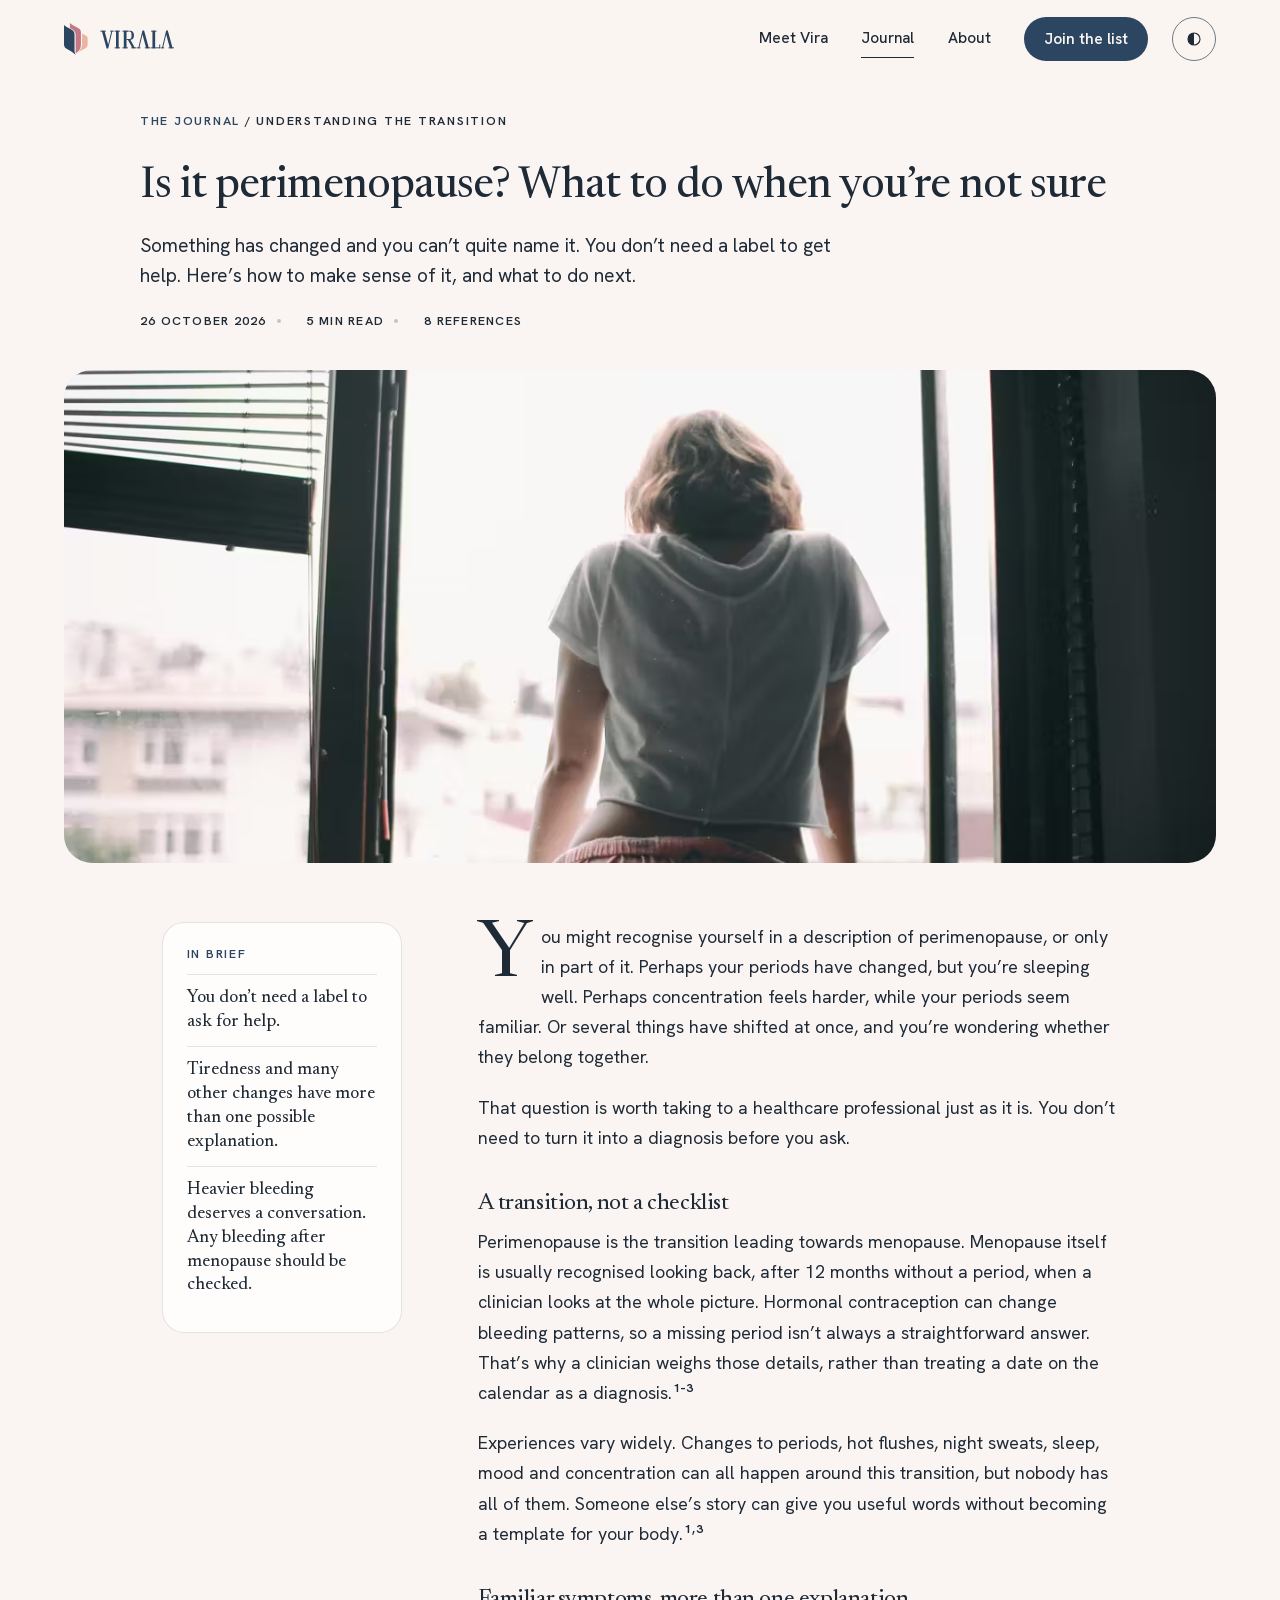
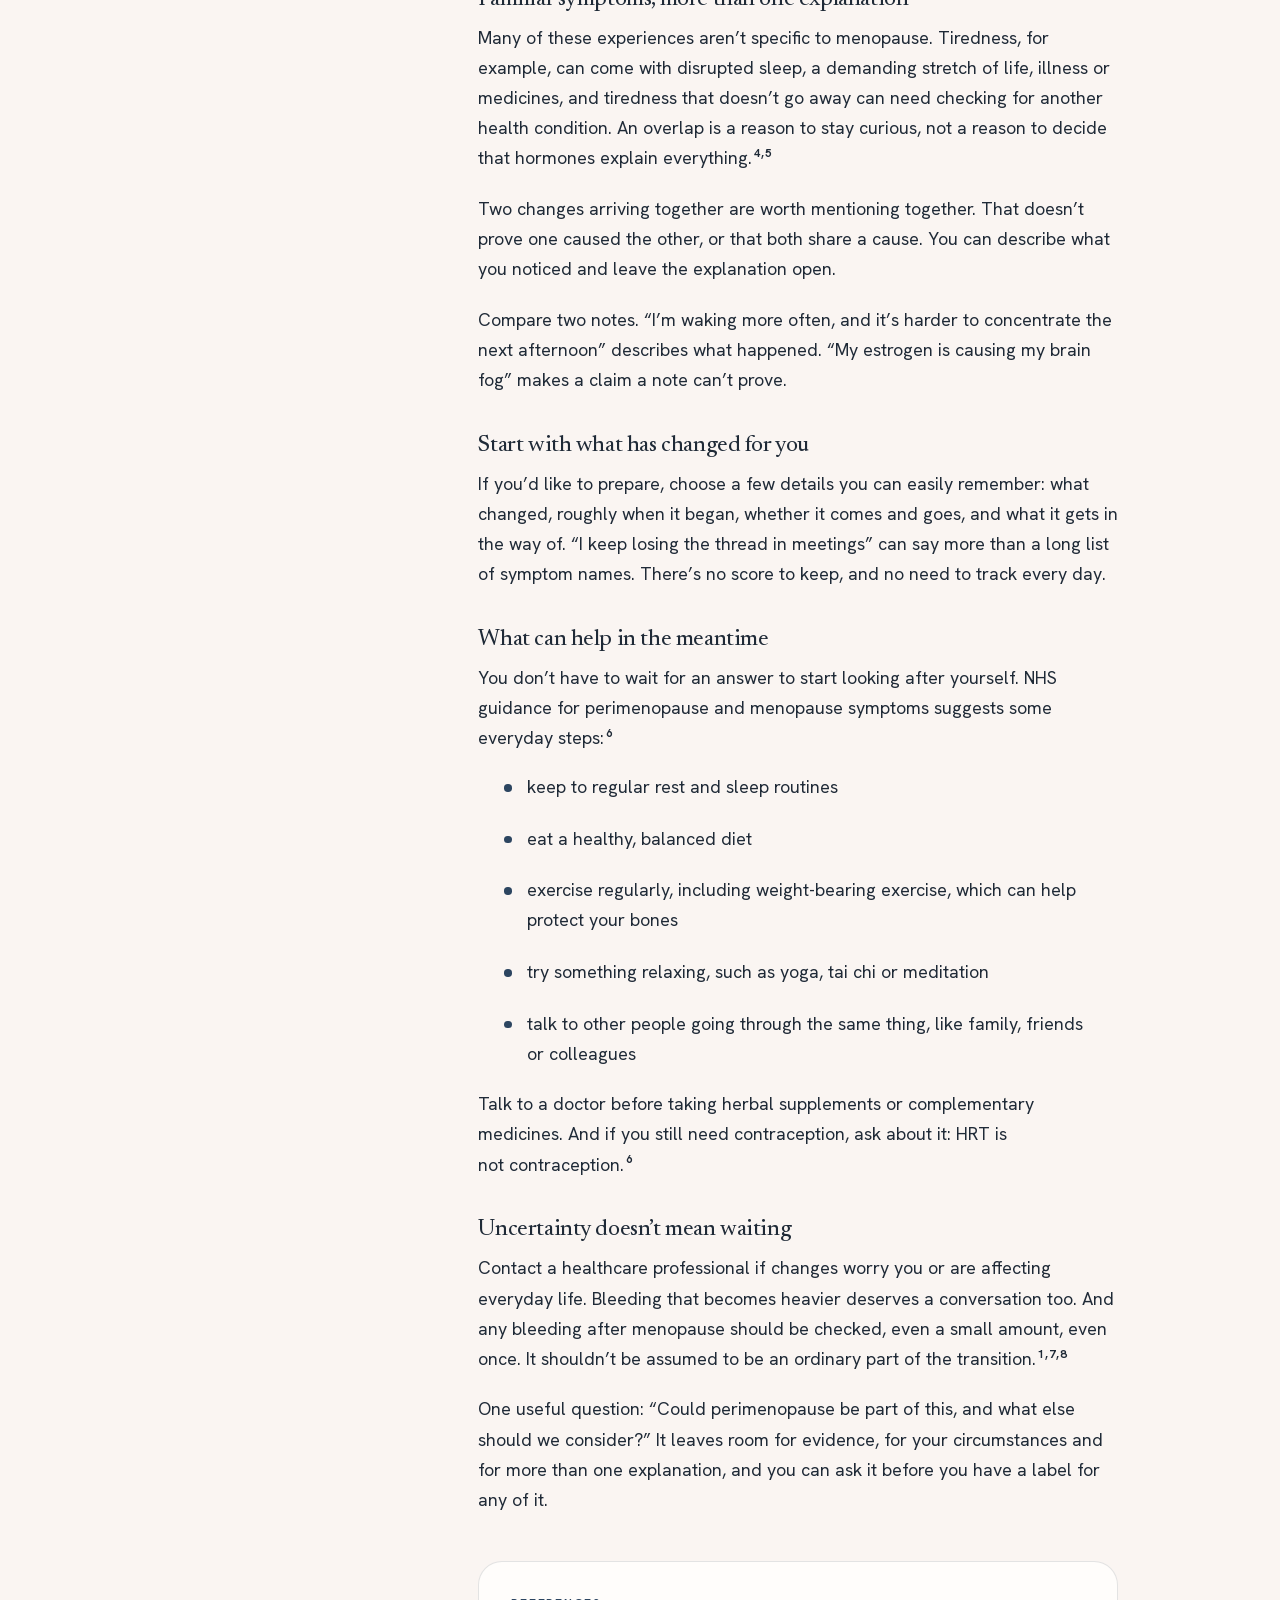
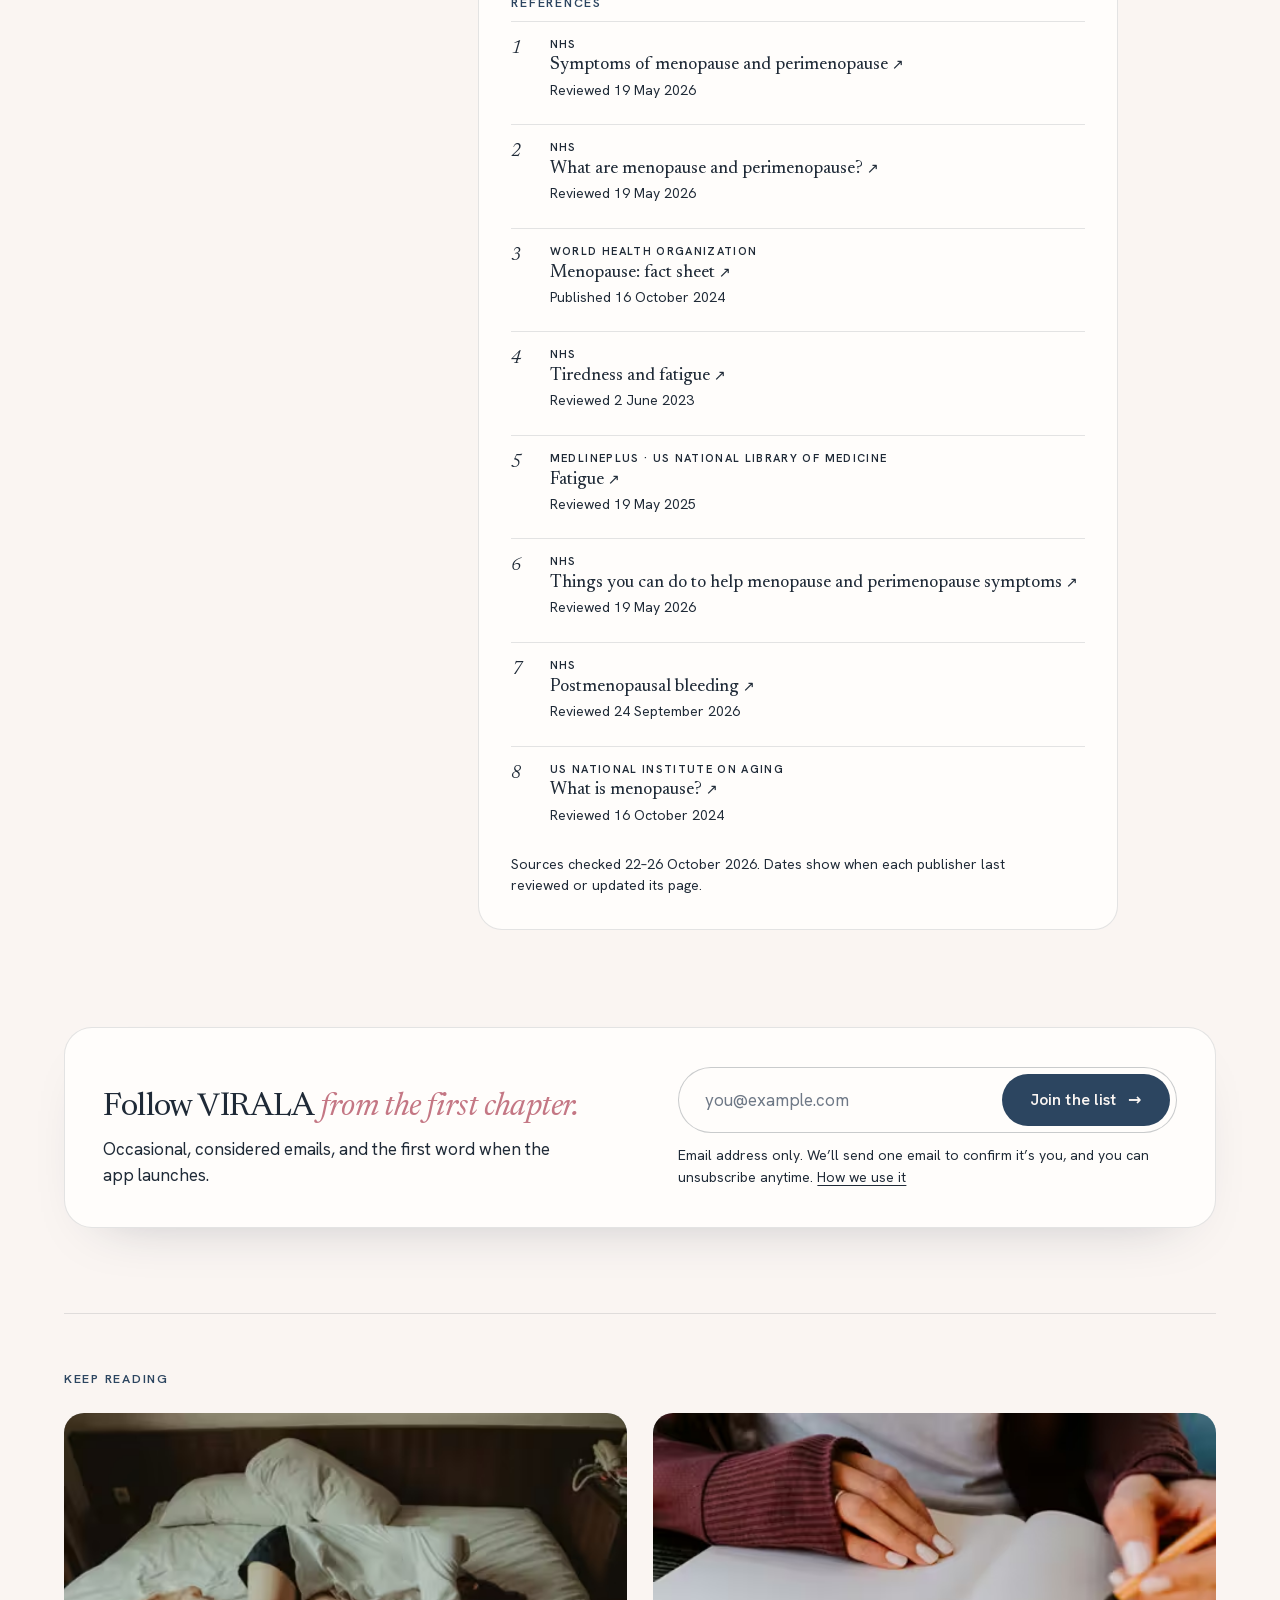
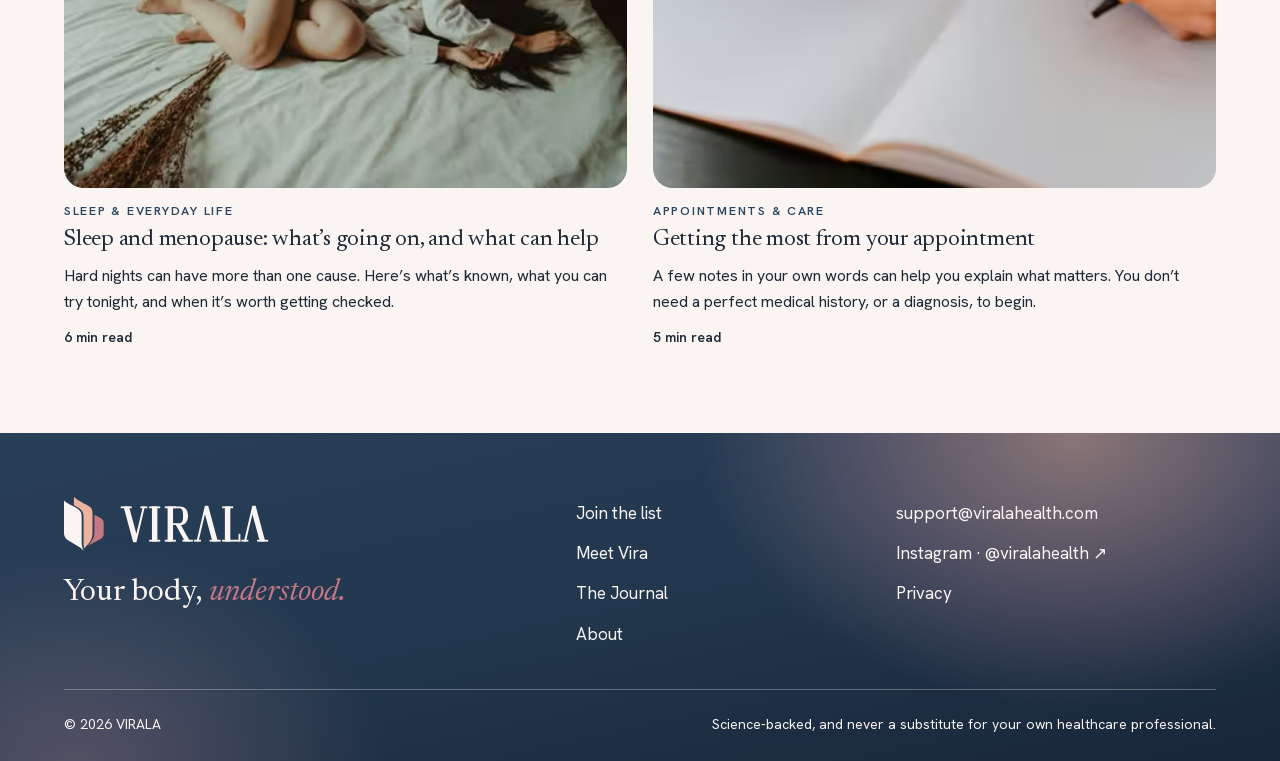
<file: when-youre-not-sure-its-perimenopause.html>
<!doctype html>
<html lang="en"><head><meta charset="utf-8"><meta name="viewport" content="width=device-width,initial-scale=1,viewport-fit=cover">
<meta name="color-scheme" content="light"><meta name="theme-color" content="#FAF5F2"><script>try{if(localStorage.getItem('virala-theme')==='dark')document.documentElement.dataset.theme='dark'}catch(e){}</script>
<title>Is it perimenopause? What to do when you’re not sure — VIRALA</title><meta name="description" content="Something has changed and you can’t quite name it. You don’t need a label to get help. Here’s how to make sense of it, and what to do next.">
<meta name="robots" content="index,follow">
<link rel="canonical" href="https://viralahealth.com/when-youre-not-sure-its-perimenopause.html"><link rel="icon" type="image/svg+xml" href="assets/favicon-dusk.svg"><link rel="apple-touch-icon" href="assets/apple-touch-icon-dusk.png"><link rel="manifest" href="site.webmanifest">
<meta property="og:type" content="article"><meta property="og:site_name" content="VIRALA"><meta property="og:locale" content="en_GB"><meta property="og:title" content="Is it perimenopause? What to do when you’re not sure — VIRALA"><meta property="og:description" content="Something has changed and you can’t quite name it. You don’t need a label to get help. Here’s how to make sense of it, and what to do next."><meta property="og:url" content="https://viralahealth.com/when-youre-not-sure-its-perimenopause.html"><meta property="og:image" content="https://viralahealth.com/assets/social-card.jpg"><meta property="og:image:type" content="image/jpeg"><meta property="og:image:width" content="1200"><meta property="og:image:height" content="630"><meta property="og:image:alt" content="Don’t just track your symptoms. Understand them. VIRALA: your body, understood.">
<meta name="twitter:card" content="summary_large_image"><meta name="twitter:title" content="Is it perimenopause? What to do when you’re not sure — VIRALA"><meta name="twitter:description" content="Something has changed and you can’t quite name it. You don’t need a label to get help. Here’s how to make sense of it, and what to do next."><meta name="twitter:image" content="https://viralahealth.com/assets/social-card.jpg"><meta name="twitter:image:alt" content="Don’t just track your symptoms. Understand them. VIRALA: your body, understood.">
<link rel="preload" href="assets/newsreader.woff2" as="font" type="font/woff2" crossorigin><link rel="preload" href="assets/newsreader-italic.woff2" as="font" type="font/woff2" crossorigin><link rel="preload" href="assets/hanken-grotesk.woff2" as="font" type="font/woff2" crossorigin>
<link rel="stylesheet" href="styles.css?v=c3653a5407"><script src="app.js?v=5a6a2d3049" defer></script>
<script type="application/ld+json">{"@context": "https://schema.org", "@graph": [{"@type": "Organization", "@id": "https://viralahealth.com/#org", "name": "VIRALA", "url": "https://viralahealth.com/", "logo": "https://viralahealth.com/assets/icon-dusk-512.png", "sameAs": ["https://www.instagram.com/viralahealth/"]}, {"@type": "WebSite", "@id": "https://viralahealth.com/#website", "name": "VIRALA", "url": "https://viralahealth.com/", "inLanguage": "en-GB", "publisher": {"@id": "https://viralahealth.com/#org"}}, {"@type": "Article", "name": "Is it perimenopause? What to do when you’re not sure — VIRALA", "url": "https://viralahealth.com/when-youre-not-sure-its-perimenopause.html", "description": "Something has changed and you can’t quite name it. You don’t need a label to get help. Here’s how to make sense of it, and what to do next.", "inLanguage": "en-GB", "isPartOf": {"@id": "https://viralahealth.com/#website"}, "headline": "Is it perimenopause? What to do when you’re not sure", "datePublished": "2026-10-26", "dateModified": "2026-10-26", "mainEntityOfPage": "https://viralahealth.com/when-youre-not-sure-its-perimenopause.html", "author": {"@type": "Organization", "name": "VIRALA Journal", "url": "https://viralahealth.com/journal.html"}, "publisher": {"@id": "https://viralahealth.com/#org"}, "citation": ["https://www.nhs.uk/conditions/menopause-and-perimenopause/symptoms/", "https://www.nhs.uk/conditions/menopause-and-perimenopause/what-are-menopause-and-perimenopause/", "https://www.who.int/news-room/fact-sheets/detail/menopause", "https://www.nhs.uk/symptoms/tiredness-and-fatigue/", "https://medlineplus.gov/ency/article/003088.htm", "https://www.nhs.uk/conditions/menopause-and-perimenopause/things-you-can-do/", "https://www.nhs.uk/symptoms/post-menopausal-bleeding/", "https://www.nia.nih.gov/health/menopause/what-menopause"], "image": "https://viralahealth.com/assets/photos/open-window-1280.jpg"}]}</script></head>
<body class="page-when-youre-not-sure-its-perimenopause"><a class="skip" href="#main">Skip to content</a>
<header class="site-header"><div class="wrap header-inner">
<a class="brand" href="index.html" aria-label="VIRALA, home"><span class="lockup"><svg class="mark" viewBox="0 0 544 736" aria-hidden="true" focusable="false"><path class="p1" d="M0 48 C60 108 158 132 202 174 C234 204 242 224 242 274 L242 608 C242 665 249 695 272 736 C218 680 122 633 60 595 C20 570 0 537 0 492 Z"/><path class="p2" d="M136 0 C196 51 252 78 322 113 C369 137 390 167 390 220 L390 482 C390 570 368 610 316 661 L276 704 C264 664 268 625 268 588 L268 270 C268 204 233 168 187 142 L136 114 Z"/><path class="p3" d="M416 244 L506 291 C535 307 544 325 544 355 L544 503 C544 540 529 560 495 578 L326 668 C390 602 416 556 416 484 Z"/></svg><svg class="wm" aria-hidden="true" focusable="false" viewBox="-2 -4 422.9 108"><g fill="currentColor"><g transform="translate(0.00 0)"><path d="M8.00 0.00 L23.50 0.00 L44.58 78.06 L63.00 0.00 L68.80 0.00 L44.82 101.60 L35.43 101.60 Z"/><path d="M0.00 0.00 L31.50 0.00 L31.50 5.20 L0.00 5.20 Z"/><path d="M56.00 0.00 L75.80 0.00 L75.80 5.20 L56.00 5.20 Z"/></g><g transform="translate(80.80 0)"><path d="M8.00 0.00 L23.50 0.00 L23.50 100.00 L8.00 100.00 Z"/><path d="M0.00 0.00 L31.50 0.00 L31.50 5.20 L0.00 5.20 Z"/><path d="M0.00 94.80 L31.50 94.80 L31.50 100.00 L0.00 100.00 Z"/></g><g transform="translate(125.30 0)"><path d="M8.00 0.00 L23.50 0.00 L23.50 100.00 L8.00 100.00 Z"/><path d="M23.5 0 L44 0 C58 0 66 10 66 26.5 C66 43 58 53 44 53 L23.5 53 L23.5 47.8 L41 47.8 C49 47.8 52 42 52 26.5 C52 11 49 5.2 41 5.2 L23.5 5.2 Z"/><path d="M31.00 52.00 L45.50 52.00 L72.00 100.00 L57.50 100.00 Z"/><path d="M0.00 0.00 L31.50 0.00 L31.50 5.20 L0.00 5.20 Z"/><path d="M0.00 94.80 L31.50 94.80 L31.50 100.00 L0.00 100.00 Z"/><path d="M50.00 94.80 L80.00 94.80 L80.00 100.00 L50.00 100.00 Z"/></g><g transform="translate(208.30 0)"><path d="M67.80 100.00 L52.30 100.00 L31.22 21.94 L12.80 100.00 L7.00 100.00 L30.98 -1.60 L40.37 -1.60 Z"/><path d="M75.80 100.00 L44.30 100.00 L44.30 94.80 L75.80 94.80 Z"/><path d="M19.80 100.00 L0.00 100.00 L0.00 94.80 L19.80 94.80 Z"/></g><g transform="translate(288.10 0)"><path d="M8.00 0.00 L23.50 0.00 L23.50 100.00 L8.00 100.00 Z"/><path d="M0.00 0.00 L31.50 0.00 L31.50 5.20 L0.00 5.20 Z"/><path d="M0.00 94.80 L52.00 94.80 L52.00 100.00 L0.00 100.00 Z"/><path d="M46.80 100.00 L46.80 78.00 L52.00 78.00 L52.00 100.00 Z"/></g><g transform="translate(343.10 0)"><path d="M67.80 100.00 L52.30 100.00 L31.22 21.94 L12.80 100.00 L7.00 100.00 L30.98 -1.60 L40.37 -1.60 Z"/><path d="M75.80 100.00 L44.30 100.00 L44.30 94.80 L75.80 94.80 Z"/><path d="M19.80 100.00 L0.00 100.00 L0.00 94.80 L19.80 94.80 Z"/></g></g></svg></span></a>
<nav class="main-nav" id="main-nav" aria-label="Main"><a href="vira.html">Meet Vira</a><a href="journal.html" aria-current="page">Journal</a><a href="about.html">About</a><a class="nav-join" href="index.html#join">Join the list</a></nav>
<div class="header-tools"><button class="theme-toggle" type="button" aria-pressed="false" aria-label="Dark appearance"><svg viewBox="0 0 24 24" aria-hidden="true"><circle cx="12" cy="12" r="8"/><path d="M12 4a8 8 0 0 0 0 16Z"/></svg></button><button class="menu-toggle" type="button" aria-controls="main-nav" aria-expanded="false"><span>Menu</span></button></div>
</div></header><main id="main"><article class="article"><header class="article-head wrap"><p class="crumb"><a href="journal.html">The Journal</a> <span aria-hidden="true">/</span> Understanding the transition</p>
<h1>Is it perimenopause? What to do when you’re not sure</h1><p class="lede">Something has changed and you can’t quite name it. You don’t need a label to get help. Here’s how to make sense of it, and what to do next.</p>
<p class="article-meta"><span>26 October 2026</span><span>5 min read</span><span>8 references</span></p></header>
<div class="wrap"><figure class="photo article-photo"><picture><source type="image/avif" srcset="assets/photos/open-window-480.avif 480w, assets/photos/open-window-720.avif 720w, assets/photos/open-window-960.avif 960w, assets/photos/open-window-1280.avif 1280w, assets/photos/open-window-1536.avif 1536w" sizes="(min-width: 1320px) 1320px, 100vw"><img src="assets/photos/open-window-1280.jpg" srcset="assets/photos/open-window-480.jpg 480w, assets/photos/open-window-720.jpg 720w, assets/photos/open-window-1280.jpg 1280w" sizes="(min-width: 1320px) 1320px, 100vw" width="1280" height="853" alt="A woman seen from behind, leaning on the sill of an open window in soft daylight." decoding="async" fetchpriority="high" style="object-position:55% 40%"></picture></figure></div>
<div class="article-layout wrap"><aside class="brief" aria-labelledby="brief-01"><h2 id="brief-01" class="label">In brief</h2><ul><li>You don’t need a label to ask for help.</li><li>Tiredness and many other changes have more than one possible explanation.</li><li>Heavier bleeding deserves a conversation. Any bleeding after menopause should be checked.</li></ul></aside>
<div class="prose article-body">
<p>You might recognise yourself in a description of perimenopause, or only in part of it. Perhaps your periods have changed, but you’re sleeping well. Perhaps concentration feels harder, while your periods seem familiar. Or several things have shifted at once, and you’re wondering whether they belong together.</p>
<p>That question is worth taking to a healthcare professional just as it is. You don’t need to turn it into a diagnosis before you ask.</p>
<h2>A transition, not a checklist</h2>
<p>Perimenopause is the transition leading towards menopause. Menopause itself is usually recognised looking back, after 12 months without a period, when a clinician looks at the whole picture. Hormonal contraception can change bleeding patterns, so a missing period isn’t always a straightforward answer. That’s why a clinician weighs those details, rather than treating a date on the calendar as a diagnosis.<sup class="cite"><a href="#ref-1" aria-label="References 1 to 3">1–3</a></sup></p>
<p>Experiences vary widely. Changes to periods, hot flushes, night sweats, sleep, mood and concentration can all happen around this transition, but nobody has all of them. Someone else’s story can give you useful words without becoming a template for your body.<sup class="cite"><a href="#ref-1" aria-label="Reference 1, NHS">1</a>,<a href="#ref-3" aria-label="Reference 3, World Health Organization">3</a></sup></p>
<h2>Familiar symptoms, more than one explanation</h2>
<p>Many of these experiences aren’t specific to menopause. Tiredness, for example, can come with disrupted sleep, a demanding stretch of life, illness or medicines, and tiredness that doesn’t go away can need checking for another health condition. An overlap is a reason to stay curious, not a reason to decide that hormones explain everything.<sup class="cite"><a href="#ref-4" aria-label="Reference 4, NHS">4</a>,<a href="#ref-5" aria-label="Reference 5, MedlinePlus · US National Library of Medicine">5</a></sup></p>
<p>Two changes arriving together are worth mentioning together. That doesn’t prove one caused the other, or that both share a cause. You can describe what you noticed and leave the explanation open.</p>
<p>Compare two notes. “I’m waking more often, and it’s harder to concentrate the next afternoon” describes what happened. “My estrogen is causing my brain fog” makes a claim a note can’t prove.</p>
<h2>Start with what has changed for you</h2>
<p>If you’d like to prepare, choose a few details you can easily remember: what changed, roughly when it began, whether it comes and goes, and what it gets in the way of. “I keep losing the thread in meetings” can say more than a long list of symptom names. There’s no score to keep, and no need to track every day.</p>
<h2>What can help in the meantime</h2>
<p>You don’t have to wait for an answer to start looking after yourself. NHS guidance for perimenopause and menopause symptoms suggests some everyday steps:<sup class="cite"><a href="#ref-6" aria-label="Reference 6, NHS">6</a></sup></p>
<ul class="help-list"><li>keep to regular rest and sleep routines</li><li>eat a healthy, balanced diet</li><li>exercise regularly, including weight-bearing exercise, which can help protect your bones</li><li>try something relaxing, such as yoga, tai chi or meditation</li><li>talk to other people going through the same thing, like family, friends or colleagues</li></ul>
<p>Talk to a doctor before taking herbal supplements or complementary medicines. And if you still need contraception, ask about it: HRT is not contraception.<sup class="cite"><a href="#ref-6" aria-label="Reference 6, NHS">6</a></sup></p>
<h2>Uncertainty doesn’t mean waiting</h2>
<p>Contact a healthcare professional if changes worry you or are affecting everyday life. Bleeding that becomes heavier deserves a conversation too. And any bleeding after menopause should be checked, even a small amount, even once. It shouldn’t be assumed to be an ordinary part of the transition.<sup class="cite"><a href="#ref-1" aria-label="Reference 1, NHS">1</a>,<a href="#ref-7" aria-label="Reference 7, NHS">7</a>,<a href="#ref-8" aria-label="Reference 8, US National Institute on Aging">8</a></sup></p>
<p>One useful question: “Could perimenopause be part of this, and what else should we consider?” It leaves room for evidence, for your circumstances and for more than one explanation, and you can ask it before you have a label for any of it.</p>
<section class="refs" aria-labelledby="refs-01"><h2 id="refs-01">References</h2><ol><li id="ref-1"><span class="ref-n">1</span><div><p class="ref-pub">NHS</p>
<a class="ref-title" href="https://www.nhs.uk/conditions/menopause-and-perimenopause/symptoms/" rel="noopener noreferrer">Symptoms of menopause and perimenopause <span class="arrow" aria-hidden="true">↗</span></a><p class="ref-date">Reviewed 19 May 2026</p></div></li><li id="ref-2"><span class="ref-n">2</span><div><p class="ref-pub">NHS</p>
<a class="ref-title" href="https://www.nhs.uk/conditions/menopause-and-perimenopause/what-are-menopause-and-perimenopause/" rel="noopener noreferrer">What are menopause and perimenopause? <span class="arrow" aria-hidden="true">↗</span></a><p class="ref-date">Reviewed 19 May 2026</p></div></li><li id="ref-3"><span class="ref-n">3</span><div><p class="ref-pub">World Health Organization</p>
<a class="ref-title" href="https://www.who.int/news-room/fact-sheets/detail/menopause" rel="noopener noreferrer">Menopause: fact sheet <span class="arrow" aria-hidden="true">↗</span></a><p class="ref-date">Published 16 October 2024</p></div></li><li id="ref-4"><span class="ref-n">4</span><div><p class="ref-pub">NHS</p>
<a class="ref-title" href="https://www.nhs.uk/symptoms/tiredness-and-fatigue/" rel="noopener noreferrer">Tiredness and fatigue <span class="arrow" aria-hidden="true">↗</span></a><p class="ref-date">Reviewed 2 June 2023</p></div></li><li id="ref-5"><span class="ref-n">5</span><div><p class="ref-pub">MedlinePlus · US National Library of Medicine</p>
<a class="ref-title" href="https://medlineplus.gov/ency/article/003088.htm" rel="noopener noreferrer">Fatigue <span class="arrow" aria-hidden="true">↗</span></a><p class="ref-date">Reviewed 19 May 2025</p></div></li><li id="ref-6"><span class="ref-n">6</span><div><p class="ref-pub">NHS</p>
<a class="ref-title" href="https://www.nhs.uk/conditions/menopause-and-perimenopause/things-you-can-do/" rel="noopener noreferrer">Things you can do to help menopause and perimenopause symptoms <span class="arrow" aria-hidden="true">↗</span></a><p class="ref-date">Reviewed 19 May 2026</p></div></li><li id="ref-7"><span class="ref-n">7</span><div><p class="ref-pub">NHS</p>
<a class="ref-title" href="https://www.nhs.uk/symptoms/post-menopausal-bleeding/" rel="noopener noreferrer">Postmenopausal bleeding <span class="arrow" aria-hidden="true">↗</span></a><p class="ref-date">Reviewed 24 September 2026</p></div></li><li id="ref-8"><span class="ref-n">8</span><div><p class="ref-pub">US National Institute on Aging</p>
<a class="ref-title" href="https://www.nia.nih.gov/health/menopause/what-menopause" rel="noopener noreferrer">What is menopause? <span class="arrow" aria-hidden="true">↗</span></a><p class="ref-date">Reviewed 16 October 2024</p></div></li></ol>
<p class="refs-note">Sources checked 22–26 October 2026. Dates show when each publisher last reviewed or updated its page.</p></section></div></div></article>
<section class="join-end" aria-labelledby="join-01-title"><div class="wrap join-end-inner">
<div><h2 id="join-01-title">Follow VIRALA <em>from the first chapter.</em></h2>
<p>Occasional, considered emails, and the first word when the app launches.</p></div>
<form class="signup" action="https://app.kit.com/forms/10101242/subscriptions" method="post" accept-charset="UTF-8">
<label class="signup-label" for="email-art01">Your email address</label>
<div class="signup-row"><input id="email-art01" name="email_address" type="email" autocomplete="email" inputmode="email" autocapitalize="off" spellcheck="false" required placeholder="you@example.com" aria-describedby="note-art01">
<button class="button" type="submit">Join the list <span class="arrow" aria-hidden="true">→</span></button></div>
<p class="signup-note" id="note-art01">Email address only. We’ll send one email to confirm it’s you, and you can unsubscribe anytime. <a href="privacy.html#email">How we use it</a></p>
</form></div></section>
<section class="wrap more-reading" aria-labelledby="more-title"><h2 id="more-title" class="label">Keep reading</h2><ul class="post-grid"><li class="post-card reveal" data-cat="sleep"><a href="sleep-changes-around-menopause.html"><figure class="photo post-photo"><picture><source type="image/avif" srcset="assets/photos/curled-on-the-bed-480.avif 480w, assets/photos/curled-on-the-bed-720.avif 720w, assets/photos/curled-on-the-bed-960.avif 960w, assets/photos/curled-on-the-bed-1280.avif 1280w, assets/photos/curled-on-the-bed-1536.avif 1536w" sizes="(min-width: 1100px) 30vw, (min-width: 700px) 46vw, 92vw"><img src="assets/photos/curled-on-the-bed-1280.jpg" srcset="assets/photos/curled-on-the-bed-480.jpg 480w, assets/photos/curled-on-the-bed-720.jpg 720w, assets/photos/curled-on-the-bed-1280.jpg 1280w" sizes="(min-width: 1100px) 30vw, (min-width: 700px) 46vw, 92vw" width="1280" height="857" alt="A woman curled up on her bed, seen from above, her face hidden in her arm." decoding="async" loading="lazy" style="object-position:62% 55%"></picture></figure>
<p class="c-cat">Sleep & everyday life</p><h3 class="post-title">Sleep and menopause: what’s going on, and what can help</h3><p class="post-dek">Hard nights can have more than one cause. Here’s what’s known, what you can try tonight, and when it’s worth getting checked.</p>
<p class="post-meta">6 min read</p></a></li><li class="post-card reveal" data-cat="care"><a href="prepare-for-a-healthcare-conversation.html"><figure class="photo post-photo"><picture><source type="image/avif" srcset="assets/photos/writing-it-down-480.avif 480w, assets/photos/writing-it-down-720.avif 720w, assets/photos/writing-it-down-960.avif 960w, assets/photos/writing-it-down-1280.avif 1280w, assets/photos/writing-it-down-1536.avif 1536w" sizes="(min-width: 1100px) 30vw, (min-width: 700px) 46vw, 92vw"><img src="assets/photos/writing-it-down-1280.jpg" srcset="assets/photos/writing-it-down-480.jpg 480w, assets/photos/writing-it-down-720.jpg 720w, assets/photos/writing-it-down-1280.jpg 1280w" sizes="(min-width: 1100px) 30vw, (min-width: 700px) 46vw, 92vw" width="1280" height="853" alt="A woman in a burgundy sweater writing in an open, blank notebook." decoding="async" loading="lazy" style="object-position:55% 45%"></picture></figure>
<p class="c-cat">Appointments & care</p><h3 class="post-title">Getting the most from your appointment</h3><p class="post-dek">A few notes in your own words can help you explain what matters. You don’t need a perfect medical history, or a diagnosis, to begin.</p>
<p class="post-meta">5 min read</p></a></li></ul></section></main><footer class="site-footer"><div class="wrap">
<div class="footer-top">
<div class="footer-brand"><a class="brand" href="index.html" aria-label="VIRALA, home"><span class="lockup lockup-footer"><svg class="mark" viewBox="0 0 544 736" aria-hidden="true" focusable="false"><path class="p1" d="M0 48 C60 108 158 132 202 174 C234 204 242 224 242 274 L242 608 C242 665 249 695 272 736 C218 680 122 633 60 595 C20 570 0 537 0 492 Z"/><path class="p2" d="M136 0 C196 51 252 78 322 113 C369 137 390 167 390 220 L390 482 C390 570 368 610 316 661 L276 704 C264 664 268 625 268 588 L268 270 C268 204 233 168 187 142 L136 114 Z"/><path class="p3" d="M416 244 L506 291 C535 307 544 325 544 355 L544 503 C544 540 529 560 495 578 L326 668 C390 602 416 556 416 484 Z"/></svg><svg class="wm wm-footer" aria-hidden="true" focusable="false" viewBox="-2 -4 422.9 108"><g fill="currentColor"><g transform="translate(0.00 0)"><path d="M8.00 0.00 L23.50 0.00 L44.58 78.06 L63.00 0.00 L68.80 0.00 L44.82 101.60 L35.43 101.60 Z"/><path d="M0.00 0.00 L31.50 0.00 L31.50 5.20 L0.00 5.20 Z"/><path d="M56.00 0.00 L75.80 0.00 L75.80 5.20 L56.00 5.20 Z"/></g><g transform="translate(80.80 0)"><path d="M8.00 0.00 L23.50 0.00 L23.50 100.00 L8.00 100.00 Z"/><path d="M0.00 0.00 L31.50 0.00 L31.50 5.20 L0.00 5.20 Z"/><path d="M0.00 94.80 L31.50 94.80 L31.50 100.00 L0.00 100.00 Z"/></g><g transform="translate(125.30 0)"><path d="M8.00 0.00 L23.50 0.00 L23.50 100.00 L8.00 100.00 Z"/><path d="M23.5 0 L44 0 C58 0 66 10 66 26.5 C66 43 58 53 44 53 L23.5 53 L23.5 47.8 L41 47.8 C49 47.8 52 42 52 26.5 C52 11 49 5.2 41 5.2 L23.5 5.2 Z"/><path d="M31.00 52.00 L45.50 52.00 L72.00 100.00 L57.50 100.00 Z"/><path d="M0.00 0.00 L31.50 0.00 L31.50 5.20 L0.00 5.20 Z"/><path d="M0.00 94.80 L31.50 94.80 L31.50 100.00 L0.00 100.00 Z"/><path d="M50.00 94.80 L80.00 94.80 L80.00 100.00 L50.00 100.00 Z"/></g><g transform="translate(208.30 0)"><path d="M67.80 100.00 L52.30 100.00 L31.22 21.94 L12.80 100.00 L7.00 100.00 L30.98 -1.60 L40.37 -1.60 Z"/><path d="M75.80 100.00 L44.30 100.00 L44.30 94.80 L75.80 94.80 Z"/><path d="M19.80 100.00 L0.00 100.00 L0.00 94.80 L19.80 94.80 Z"/></g><g transform="translate(288.10 0)"><path d="M8.00 0.00 L23.50 0.00 L23.50 100.00 L8.00 100.00 Z"/><path d="M0.00 0.00 L31.50 0.00 L31.50 5.20 L0.00 5.20 Z"/><path d="M0.00 94.80 L52.00 94.80 L52.00 100.00 L0.00 100.00 Z"/><path d="M46.80 100.00 L46.80 78.00 L52.00 78.00 L52.00 100.00 Z"/></g><g transform="translate(343.10 0)"><path d="M67.80 100.00 L52.30 100.00 L31.22 21.94 L12.80 100.00 L7.00 100.00 L30.98 -1.60 L40.37 -1.60 Z"/><path d="M75.80 100.00 L44.30 100.00 L44.30 94.80 L75.80 94.80 Z"/><path d="M19.80 100.00 L0.00 100.00 L0.00 94.80 L19.80 94.80 Z"/></g></g></svg></span></a><p class="footer-line">Your body, <em>understood.</em></p></div>
<nav class="footer-nav" aria-label="Footer"><a href="index.html#join">Join the list</a><a href="vira.html">Meet Vira</a><a href="journal.html">The Journal</a><a href="about.html">About</a></nav>
<div class="footer-contact"><a href="mailto:support@viralahealth.com">support@viralahealth.com</a><a href="https://www.instagram.com/viralahealth/" rel="noopener noreferrer">Instagram · @viralahealth <span class="arrow" aria-hidden="true">↗</span></a><a href="privacy.html">Privacy</a></div>
</div>
<div class="footer-base"><p>© 2026 VIRALA</p><p>Science-backed, and never a substitute for your own healthcare professional.</p></div>
</div></footer></body></html>
</file>
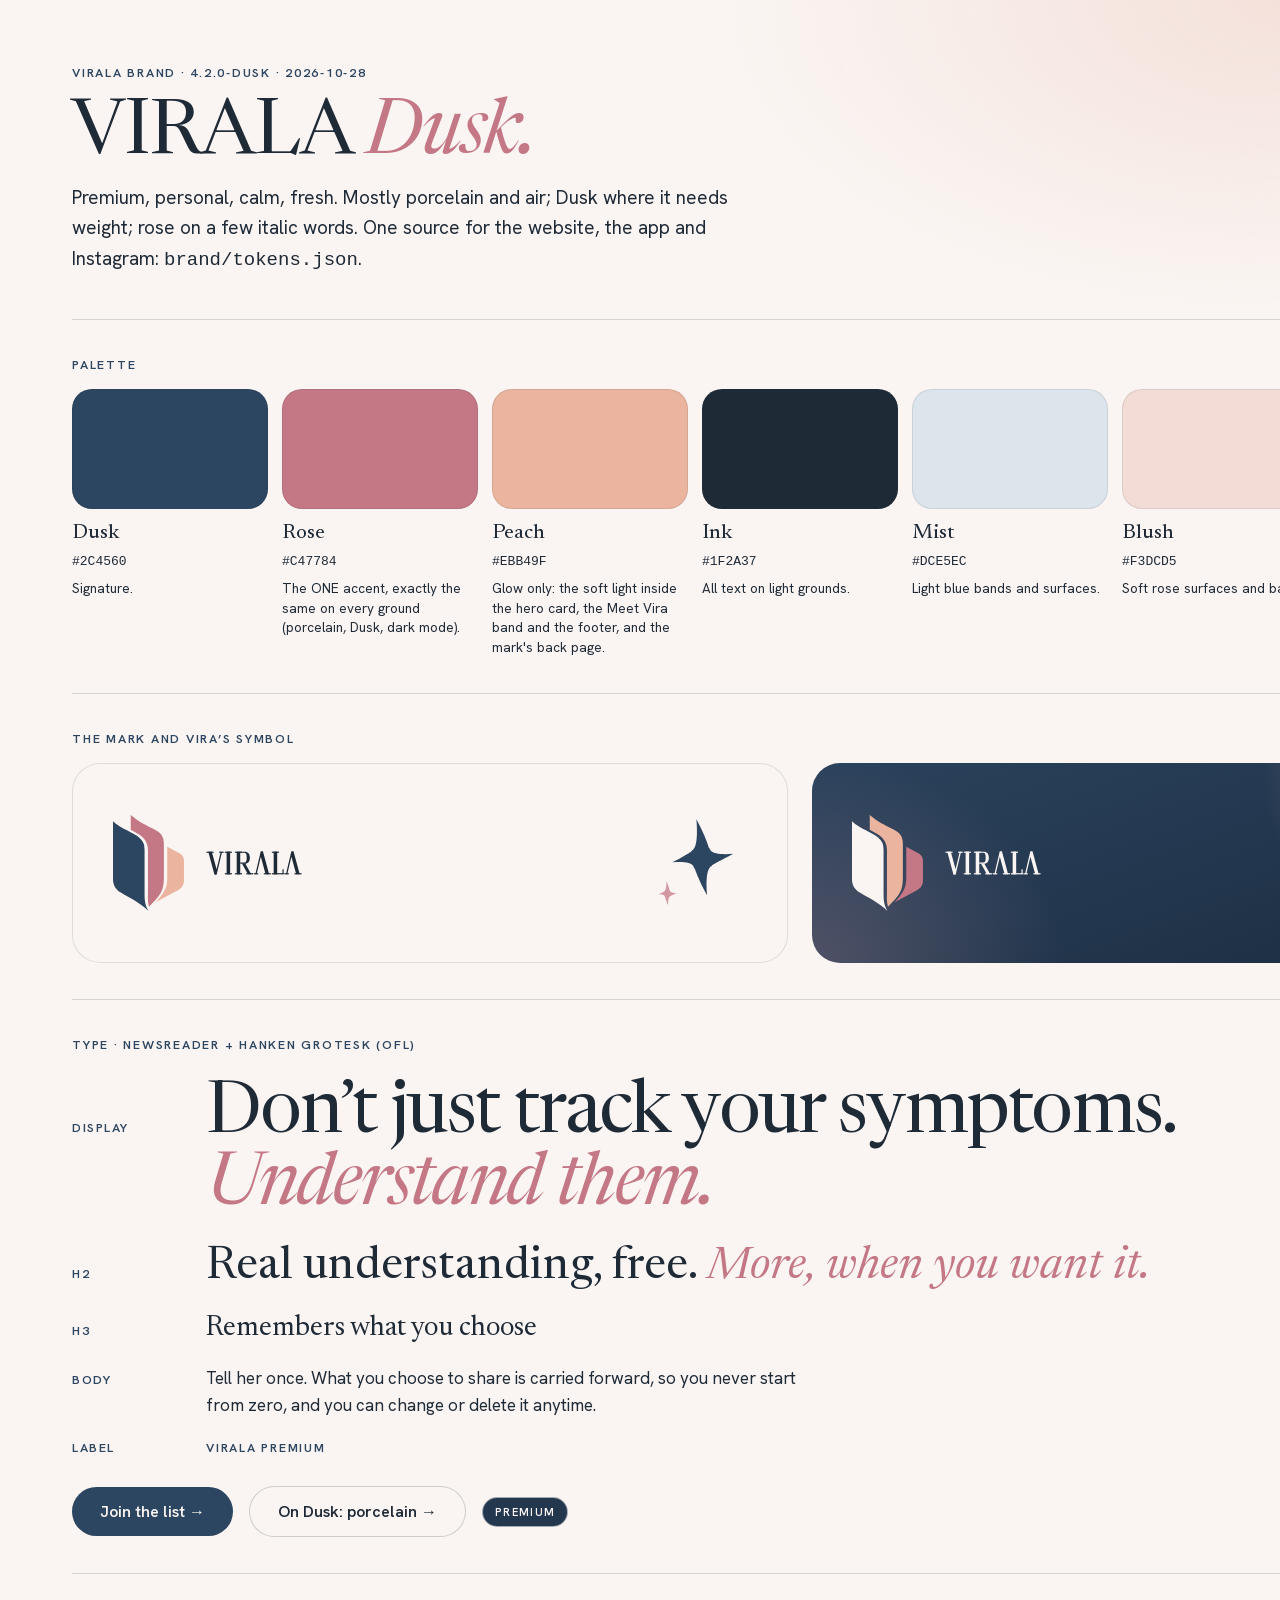
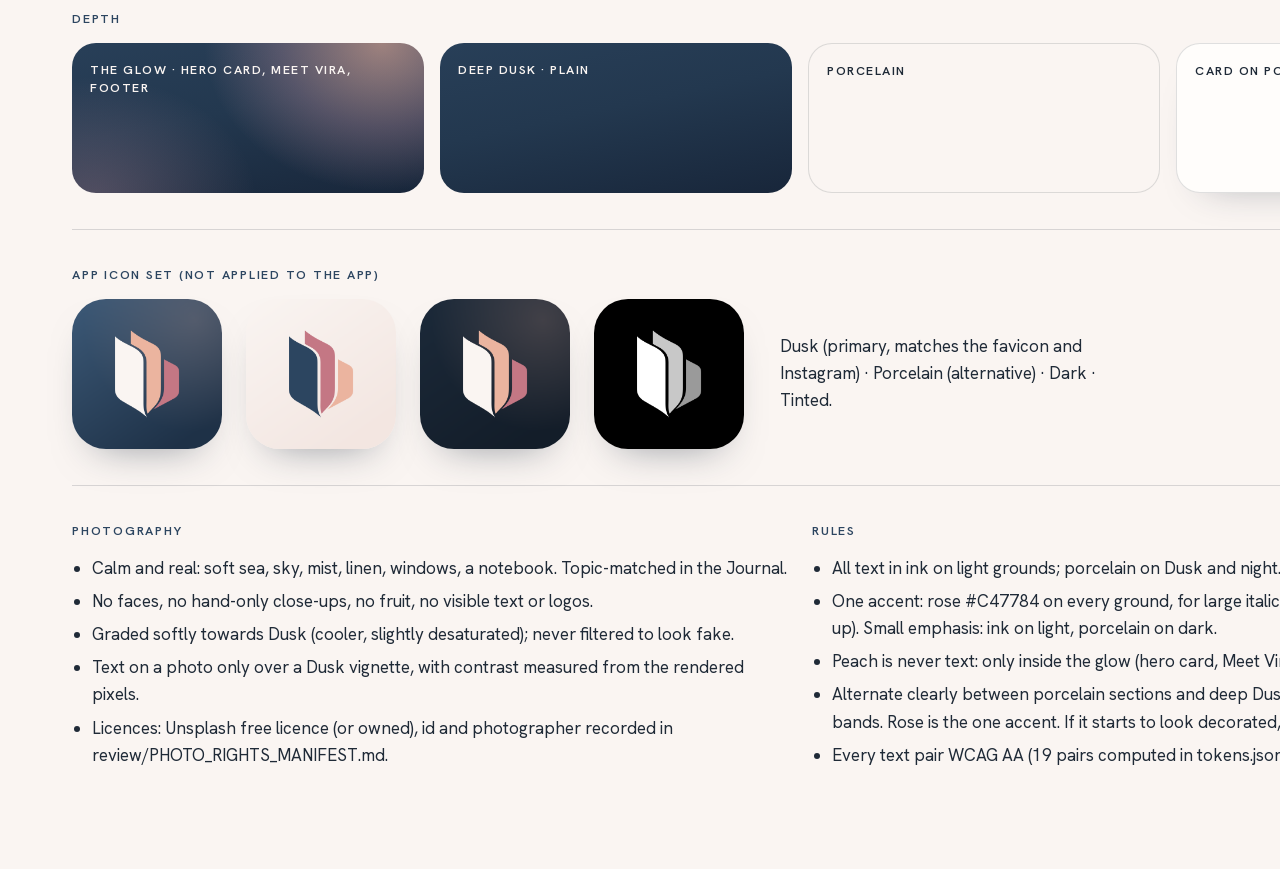
<file: brand/brand-sheet.html>
<!doctype html><html lang="en"><head><meta charset="utf-8"><title>VIRALA Dusk — brand sheet</title><style>
@font-face{font-family:NR;src:url("fonts/newsreader.woff2");font-weight:300 700}@font-face{font-family:NR;font-style:italic;src:url("fonts/newsreader-italic.woff2");font-weight:300 700}
@font-face{font-family:HG;src:url("fonts/hanken-grotesk.woff2");font-weight:300 700}
*{box-sizing:border-box}body{margin:0;width:1600px;padding:64px 72px;background:radial-gradient(900px 500px at 100% 0%,rgba(243,220,213,.8),transparent 62%),#FAF5F2;color:#1F2A37;font:17px/1.6 HG}
h1{font:400 76px/1 NR;letter-spacing:-.025em;margin:0 0 10px}h1 em,h2 em,.s-display em,.s-h2 em{font-style:italic;color:#C47784}
h2{font:400 34px/1.1 NR;margin:0 0 20px}.lead{max-width:62ch;margin:0 0 44px;font-size:19px}
.lab{font:600 12.5px/1.5 HG;letter-spacing:.14em;text-transform:uppercase;color:#2C4560;margin:0 0 14px}
section{padding:36px 0;border-top:1px solid rgba(31,42,55,.16)}
.pal{display:grid;grid-template-columns:repeat(7,1fr);gap:14px}.sw i{display:block;height:120px;border-radius:20px;border:1px solid rgba(31,42,55,.1)}.sw b{display:block;font:450 21px/1.2 NR;margin-top:12px}.sw code{font-size:13px}.sw span{display:block;font-size:13.5px;line-height:1.45;margin-top:6px}
.two{display:grid;grid-template-columns:1fr 1fr;gap:24px}.tile{border-radius:28px;padding:40px;display:flex;align-items:center;gap:22px;min-height:200px}
.light{background:#FAF5F2;border:1px solid rgba(31,42,55,.12)}.dusk{background:radial-gradient(320px 280px at 96% 2%,rgba(240,178,156,.62),rgba(232,166,177,.26) 42%,transparent 74%),radial-gradient(360px 300px at 0% 100%,rgba(232,166,177,.22),transparent 70%),linear-gradient(160deg,#2A425C,#23384F 50%,#1B2B3E);color:#FAF5F2}
.tile .wm{height:40px;width:auto}.light .wm{color:#2C4560;fill:#2C4560}.dusk .wm{color:#FAF5F2;fill:#FAF5F2}
.tile svg[role=img]{height:96px;width:96px}.icons{display:flex;gap:24px;align-items:center}.icons img{width:150px;height:150px;border-radius:34px;box-shadow:0 20px 40px -24px rgba(27,43,62,.5)}
.depth{display:grid;grid-template-columns:repeat(4,1fr);gap:16px}.depth div{height:150px;border-radius:24px;padding:18px;font:600 12.5px/1.4 HG;letter-spacing:.12em;text-transform:uppercase}
.sc{display:grid;grid-template-columns:110px 1fr;gap:24px;align-items:baseline;padding:10px 0}.sc span{font:600 12.5px HG;letter-spacing:.12em;text-transform:uppercase;color:#2C4560}
.s-display{font:400 72px/1 NR;letter-spacing:-.025em;margin:0}.s-h2{font:400 46px/1.08 NR;margin:0}.s-h3{font:400 28px/1.16 NR;margin:0}.s-body{margin:0;max-width:62ch}.s-label{font:600 12.5px HG;letter-spacing:.14em;margin:0;color:#2C4560}
.btns{display:flex;gap:16px;align-items:center}.btn{display:inline-flex;padding:14px 28px;border-radius:999px;font:600 16px HG}
ul{margin:0;padding-left:1.2em}li+li{margin-top:6px}
</style></head><body>
<p class="lab">VIRALA brand · 4.2.0-dusk · 2026-10-28</p><h1>VIRALA <em>Dusk.</em></h1>
<p class="lead">Premium, personal, calm, fresh. Mostly porcelain and air; Dusk where it needs weight; rose on a few italic words. One source for the website, the app and Instagram: <code>brand/tokens.json</code>.</p>
<section><p class="lab">Palette</p><div class="pal"><div class="sw"><i style="background:#2C4560"></i><b>Dusk</b><code>#2C4560</code><span>Signature.</span></div><div class="sw"><i style="background:#C47784"></i><b>Rose</b><code>#C47784</code><span>The ONE accent, exactly the same on every ground (porcelain, Dusk, dark mode).</span></div><div class="sw"><i style="background:#EBB49F"></i><b>Peach</b><code>#EBB49F</code><span>Glow only: the soft light inside the hero card, the Meet Vira band and the footer, and the mark's back page.</span></div><div class="sw"><i style="background:#1F2A37"></i><b>Ink</b><code>#1F2A37</code><span>All text on light grounds.</span></div><div class="sw"><i style="background:#DCE5EC"></i><b>Mist</b><code>#DCE5EC</code><span>Light blue bands and surfaces.</span></div><div class="sw"><i style="background:#F3DCD5"></i><b>Blush</b><code>#F3DCD5</code><span>Soft rose surfaces and bands.</span></div><div class="sw"><i style="background:#FAF5F2"></i><b>Porcelain</b><code>#FAF5F2</code><span>Page ground; text and buttons on Dusk.</span></div></div></section>
<section><p class="lab">The mark and Vira’s symbol</p><div class="two">
<div class="tile light"><svg viewBox="0 0 544 736" style="height:96px;width:auto"><path fill="#2C4560" d="M0 48 C60 108 158 132 202 174 C234 204 242 224 242 274 L242 608 C242 665 249 695 272 736 C218 680 122 633 60 595 C20 570 0 537 0 492 Z"/><path fill="#C47784" d="M136 0 C196 51 252 78 322 113 C369 137 390 167 390 220 L390 482 C390 570 368 610 316 661 L276 704 C264 664 268 625 268 588 L268 270 C268 204 233 168 187 142 L136 114 Z"/><path fill="#EBB49F" d="M416 244 L506 291 C535 307 544 325 544 355 L544 503 C544 540 529 560 495 578 L326 668 C390 602 416 556 416 484 Z"/></svg><svg xmlns="http://www.w3.org/2000/svg" viewBox="-2 -4 422.9 108" role="img" aria-label="VIRALA"><title>VIRALA</title><g fill="currentColor"><g transform="translate(0.00 0)"><path d="M8.00 0.00 L23.50 0.00 L44.58 78.06 L63.00 0.00 L68.80 0.00 L44.82 101.60 L35.43 101.60 Z"/><path d="M0.00 0.00 L31.50 0.00 L31.50 5.20 L0.00 5.20 Z"/><path d="M56.00 0.00 L75.80 0.00 L75.80 5.20 L56.00 5.20 Z"/></g><g transform="translate(80.80 0)"><path d="M8.00 0.00 L23.50 0.00 L23.50 100.00 L8.00 100.00 Z"/><path d="M0.00 0.00 L31.50 0.00 L31.50 5.20 L0.00 5.20 Z"/><path d="M0.00 94.80 L31.50 94.80 L31.50 100.00 L0.00 100.00 Z"/></g><g transform="translate(125.30 0)"><path d="M8.00 0.00 L23.50 0.00 L23.50 100.00 L8.00 100.00 Z"/><path d="M23.5 0 L44 0 C58 0 66 10 66 26.5 C66 43 58 53 44 53 L23.5 53 L23.5 47.8 L41 47.8 C49 47.8 52 42 52 26.5 C52 11 49 5.2 41 5.2 L23.5 5.2 Z"/><path d="M31.00 52.00 L45.50 52.00 L72.00 100.00 L57.50 100.00 Z"/><path d="M0.00 0.00 L31.50 0.00 L31.50 5.20 L0.00 5.20 Z"/><path d="M0.00 94.80 L31.50 94.80 L31.50 100.00 L0.00 100.00 Z"/><path d="M50.00 94.80 L80.00 94.80 L80.00 100.00 L50.00 100.00 Z"/></g><g transform="translate(208.30 0)"><path d="M67.80 100.00 L52.30 100.00 L31.22 21.94 L12.80 100.00 L7.00 100.00 L30.98 -1.60 L40.37 -1.60 Z"/><path d="M75.80 100.00 L44.30 100.00 L44.30 94.80 L75.80 94.80 Z"/><path d="M19.80 100.00 L0.00 100.00 L0.00 94.80 L19.80 94.80 Z"/></g><g transform="translate(288.10 0)"><path d="M8.00 0.00 L23.50 0.00 L23.50 100.00 L8.00 100.00 Z"/><path d="M0.00 0.00 L31.50 0.00 L31.50 5.20 L0.00 5.20 Z"/><path d="M0.00 94.80 L52.00 94.80 L52.00 100.00 L0.00 100.00 Z"/><path d="M46.80 100.00 L46.80 78.00 L52.00 78.00 L52.00 100.00 Z"/></g><g transform="translate(343.10 0)"><path d="M67.80 100.00 L52.30 100.00 L31.22 21.94 L12.80 100.00 L7.00 100.00 L30.98 -1.60 L40.37 -1.60 Z"/><path d="M75.80 100.00 L44.30 100.00 L44.30 94.80 L75.80 94.80 Z"/><path d="M19.80 100.00 L0.00 100.00 L0.00 94.80 L19.80 94.80 Z"/></g></g></svg><span style="flex:1"></span><svg xmlns="http://www.w3.org/2000/svg" viewBox="0 0 100 100" role="img" aria-label="Vira"><title>Vira</title><path d="M47.29 4.40 C59.45 27.28 59.70 33.86 60.82 34.62 C61.87 35.49 60.94 42.42 85.68 40.41 C67.26 50.19 64.14 51.70 63.38 52.82 C62.51 53.87 56.05 54.38 58.43 83.62 C46.86 61.86 46.30 56.14 45.18 55.38 C44.13 54.51 45.54 47.42 22.30 49.31 C39.60 40.12 41.86 38.30 42.62 37.18 C43.49 36.13 49.79 35.13 47.29 4.40 Z" fill="#2C4560"/><path d="M16.09 69.03 C19.43 76.54 19.29 78.72 19.62 78.98 C19.93 79.27 19.45 81.39 26.98 81.30 C21.20 83.87 20.28 84.29 20.02 84.62 C19.73 84.93 17.73 84.95 17.84 93.97 C14.75 87.04 14.71 85.28 14.38 85.02 C14.07 84.73 14.67 82.58 7.52 82.66 C13.01 80.22 13.72 79.71 13.98 79.38 C14.27 79.07 16.20 78.81 16.09 69.03 Z" fill="#C47784" opacity="0.75"/></svg></div>
<div class="tile dusk"><svg viewBox="0 0 544 736" style="height:96px;width:auto"><path fill="#FAF5F2" d="M0 48 C60 108 158 132 202 174 C234 204 242 224 242 274 L242 608 C242 665 249 695 272 736 C218 680 122 633 60 595 C20 570 0 537 0 492 Z"/><path fill="#EBB49F" d="M136 0 C196 51 252 78 322 113 C369 137 390 167 390 220 L390 482 C390 570 368 610 316 661 L276 704 C264 664 268 625 268 588 L268 270 C268 204 233 168 187 142 L136 114 Z"/><path fill="#C47784" d="M416 244 L506 291 C535 307 544 325 544 355 L544 503 C544 540 529 560 495 578 L326 668 C390 602 416 556 416 484 Z"/></svg><svg xmlns="http://www.w3.org/2000/svg" viewBox="-2 -4 422.9 108" role="img" aria-label="VIRALA"><title>VIRALA</title><g fill="currentColor"><g transform="translate(0.00 0)"><path d="M8.00 0.00 L23.50 0.00 L44.58 78.06 L63.00 0.00 L68.80 0.00 L44.82 101.60 L35.43 101.60 Z"/><path d="M0.00 0.00 L31.50 0.00 L31.50 5.20 L0.00 5.20 Z"/><path d="M56.00 0.00 L75.80 0.00 L75.80 5.20 L56.00 5.20 Z"/></g><g transform="translate(80.80 0)"><path d="M8.00 0.00 L23.50 0.00 L23.50 100.00 L8.00 100.00 Z"/><path d="M0.00 0.00 L31.50 0.00 L31.50 5.20 L0.00 5.20 Z"/><path d="M0.00 94.80 L31.50 94.80 L31.50 100.00 L0.00 100.00 Z"/></g><g transform="translate(125.30 0)"><path d="M8.00 0.00 L23.50 0.00 L23.50 100.00 L8.00 100.00 Z"/><path d="M23.5 0 L44 0 C58 0 66 10 66 26.5 C66 43 58 53 44 53 L23.5 53 L23.5 47.8 L41 47.8 C49 47.8 52 42 52 26.5 C52 11 49 5.2 41 5.2 L23.5 5.2 Z"/><path d="M31.00 52.00 L45.50 52.00 L72.00 100.00 L57.50 100.00 Z"/><path d="M0.00 0.00 L31.50 0.00 L31.50 5.20 L0.00 5.20 Z"/><path d="M0.00 94.80 L31.50 94.80 L31.50 100.00 L0.00 100.00 Z"/><path d="M50.00 94.80 L80.00 94.80 L80.00 100.00 L50.00 100.00 Z"/></g><g transform="translate(208.30 0)"><path d="M67.80 100.00 L52.30 100.00 L31.22 21.94 L12.80 100.00 L7.00 100.00 L30.98 -1.60 L40.37 -1.60 Z"/><path d="M75.80 100.00 L44.30 100.00 L44.30 94.80 L75.80 94.80 Z"/><path d="M19.80 100.00 L0.00 100.00 L0.00 94.80 L19.80 94.80 Z"/></g><g transform="translate(288.10 0)"><path d="M8.00 0.00 L23.50 0.00 L23.50 100.00 L8.00 100.00 Z"/><path d="M0.00 0.00 L31.50 0.00 L31.50 5.20 L0.00 5.20 Z"/><path d="M0.00 94.80 L52.00 94.80 L52.00 100.00 L0.00 100.00 Z"/><path d="M46.80 100.00 L46.80 78.00 L52.00 78.00 L52.00 100.00 Z"/></g><g transform="translate(343.10 0)"><path d="M67.80 100.00 L52.30 100.00 L31.22 21.94 L12.80 100.00 L7.00 100.00 L30.98 -1.60 L40.37 -1.60 Z"/><path d="M75.80 100.00 L44.30 100.00 L44.30 94.80 L75.80 94.80 Z"/><path d="M19.80 100.00 L0.00 100.00 L0.00 94.80 L19.80 94.80 Z"/></g></g></svg><span style="flex:1"></span><svg xmlns="http://www.w3.org/2000/svg" viewBox="0 0 100 100" role="img" aria-label="Vira"><title>Vira</title><path d="M47.29 4.40 C59.45 27.28 59.70 33.86 60.82 34.62 C61.87 35.49 60.94 42.42 85.68 40.41 C67.26 50.19 64.14 51.70 63.38 52.82 C62.51 53.87 56.05 54.38 58.43 83.62 C46.86 61.86 46.30 56.14 45.18 55.38 C44.13 54.51 45.54 47.42 22.30 49.31 C39.60 40.12 41.86 38.30 42.62 37.18 C43.49 36.13 49.79 35.13 47.29 4.40 Z" fill="#FAF5F2"/><path d="M16.09 69.03 C19.43 76.54 19.29 78.72 19.62 78.98 C19.93 79.27 19.45 81.39 26.98 81.30 C21.20 83.87 20.28 84.29 20.02 84.62 C19.73 84.93 17.73 84.95 17.84 93.97 C14.75 87.04 14.71 85.28 14.38 85.02 C14.07 84.73 14.67 82.58 7.52 82.66 C13.01 80.22 13.72 79.71 13.98 79.38 C14.27 79.07 16.20 78.81 16.09 69.03 Z" fill="#C47784" opacity="0.75"/></svg></div></div></section>
<section><p class="lab">Type · Newsreader + Hanken Grotesk (OFL)</p><div class="sc"><span>display</span><p class="s-display">Don’t just track your symptoms.<br><em>Understand them.</em></p></div><div class="sc"><span>h2</span><p class="s-h2">Real understanding, free. <em>More, when you want it.</em></p></div><div class="sc"><span>h3</span><p class="s-h3">Remembers what you choose</p></div><div class="sc"><span>body</span><p class="s-body">Tell her once. What you choose to share is carried forward, so you never start from zero, and you can change or delete it anytime.</p></div><div class="sc"><span>label</span><p class="s-label">VIRALA PREMIUM</p></div>
<div class="btns" style="margin-top:20px"><span class="btn" style="background:#2C4560;color:#FAF5F2">Join the list →</span><span class="btn" style="background:#FAF5F2;color:#1F2A37;border:1px solid rgba(31,42,55,.2)">On Dusk: porcelain →</span><span class="btn" style="background:#23384F;color:#FAF5F2;border:1px solid rgba(250,245,242,.6);padding:7px 12px;font-size:11px;letter-spacing:.12em">PREMIUM</span></div></section>
<section><p class="lab">Depth</p><div class="depth">
<div style="background:radial-gradient(240px 200px at 88% 0%,rgba(240,178,156,.6),rgba(232,166,177,.26) 42%,transparent 74%),radial-gradient(240px 180px at 6% 104%,rgba(232,166,177,.26),transparent 68%),linear-gradient(168deg,#283F58,#23384F 45%,#18263A);color:#FAF5F2">The glow · hero card, Meet Vira, footer</div><div style="background:linear-gradient(168deg,#283F58,#23384F 45%,#18263A);color:#FAF5F2">Deep Dusk · plain</div>
<div style="background:#FAF5F2;border:1px solid rgba(31,42,55,.14)">Porcelain</div><div style="background:#FFFDFB;border:1px solid rgba(31,42,55,.14);box-shadow:0 20px 40px -30px rgba(27,43,62,.4)">Card on porcelain</div></div></section>
<section><p class="lab">App icon set (not applied to the app)</p><div class="icons"><img src="icon/png/app-icon-dusk-1024.png" alt=""><img src="icon/png/app-icon-porcelain-1024.png" alt=""><img src="icon/png/app-icon-dark-1024.png" alt=""><img src="icon/png/app-icon-tinted-1024.png" alt="">
<p style="max-width:34ch;margin:0 0 0 12px">Dusk (primary, matches the favicon and Instagram) · Porcelain (alternative) · Dark · Tinted.</p></div></section>
<section class="two"><div><p class="lab">Photography</p><ul><li>Calm and real: soft sea, sky, mist, linen, windows, a notebook. Topic-matched in the Journal.</li><li>No faces, no hand-only close-ups, no fruit, no visible text or logos.</li><li>Graded softly towards Dusk (cooler, slightly desaturated); never filtered to look fake.</li><li>Text on a photo only over a Dusk vignette, with contrast measured from the rendered pixels.</li><li>Licences: Unsplash free licence (or owned), id and photographer recorded in review/PHOTO_RIGHTS_MANIFEST.md.</li></ul></div>
<div><p class="lab">Rules</p><ul><li>All text in ink on light grounds; porcelain on Dusk and night.</li><li>One accent: rose #C47784 on every ground, for large italic accent words only (24 px and up). Small emphasis: ink on light, porcelain on dark.</li><li>Peach is never text: only inside the glow (hero card, Meet Vira, footer).</li><li>Alternate clearly between porcelain sections and deep Dusk sections; no pale in-between bands. Rose is the one accent. If it starts to look decorated, it is too much.</li><li>Every text pair WCAG AA (19 pairs computed in tokens.json).</li></ul></div></section>
</body></html>
</file>
<file: styles.css>
/* VIRALA — website. Brand: VIRALA Dusk (brand/BRAND.md, brand/tokens.json). Self-hosted type, no external requests. */
@font-face{font-family:"Newsreader";src:url("assets/newsreader.woff2") format("woff2");font-weight:400 460;font-style:normal;font-display:swap}
@font-face{font-family:"Newsreader";src:url("assets/newsreader-italic.woff2") format("woff2");font-weight:400 460;font-style:italic;font-display:swap}
@font-face{font-family:"Hanken Grotesk";src:url("assets/hanken-grotesk.woff2") format("woff2");font-weight:400 700;font-style:normal;font-display:swap}
@font-face{font-family:"Hanken Grotesk";src:url("assets/hanken-grotesk-italic.woff2") format("woff2");font-weight:400 700;font-style:italic;font-display:swap}

/* ---------- tokens ----------
   Light is the VIRALA experience; dark appears only when the visitor chooses it (remembered on their device).
   Every text pair is checked for WCAG AA (brand/tokens.json). Rose carries small text only on porcelain and white;
   on mist and blush, and peach on Dusk's lighter edge, they carry large italic words only. */
:root{
  color-scheme:light;
  --porcelain:#FAF5F2; --dusk:#2C4560; --dusk-light:#3D5A78; --dusk-deep:#1B2B3E; --night:#131D29;
  --rose:#C47784; --peach:#EBB49F; --ink:#1F2A37; --mist:#DCE5EC; --blush:#F3DCD5;

  --bg:var(--porcelain); --surface:#FFFDFB; --text:var(--ink);
  --line:rgba(31,42,55,.12); --line-strong:rgba(31,42,55,.24); --edge:#6E7886;
  --eyebrow:var(--dusk); --accent:var(--ink); --italic:var(--rose); --marker:var(--dusk);
  --btn:var(--dusk); --btn-hover:#233A52; --btn-text:var(--porcelain);
  --m1:var(--dusk); --m2:var(--rose); --m3:var(--peach);
  --vs-1:var(--dusk); --vs-2:var(--rose);
  --focus:var(--dusk);
  --page-glow:radial-gradient(1100px 640px at 100% -12%,rgba(243,220,213,.5),transparent 62%);
  /* deep Dusk: plain where it only carries weight; with the VIRALA glow (peach and rose light) only in the hero card,
     the Meet Vira band and the footer */
  --deep:linear-gradient(168deg,#283F58 0%,#23384F 45%,#18263A 100%);
  --deep-glow:radial-gradient(520px 380px at 84% 0%,rgba(240,178,156,.5),rgba(232,166,177,.22) 42%,transparent 72%),radial-gradient(460px 340px at 6% 104%,rgba(232,166,177,.26),transparent 68%),linear-gradient(168deg,#283F58 0%,#23384F 45%,#18263A 100%);
  --card-deep:radial-gradient(320px 280px at 96% 2%,rgba(240,178,156,.62),rgba(232,166,177,.26) 42%,transparent 74%),radial-gradient(360px 300px at 0% 100%,rgba(232,166,177,.22),transparent 70%),linear-gradient(160deg,#2A425C 0%,#23384F 50%,#1B2B3E 100%);
  --card-plain:linear-gradient(160deg,#2A425C 0%,#23384F 50%,#1B2B3E 100%);
  --shadow-deep:0 44px 90px -44px rgba(27,43,62,.55);
  --shadow-soft:0 24px 60px -40px rgba(27,43,62,.35);

  --serif:"Newsreader",Georgia,"Times New Roman",serif;
  --sans:"Hanken Grotesk",ui-sans-serif,system-ui,-apple-system,"Segoe UI",sans-serif;
  /* one type scale, every page */
  --fs-display:clamp(2.5rem,1.62rem + 2.45vw,4rem);
  --fs-h1:clamp(2.25rem,1.55rem + 2.1vw,3.5rem);
  --fs-h2:clamp(2rem,1.5rem + 1.5vw,3rem);
  --fs-h3:clamp(1.25rem,1.15rem + .35vw,1.5rem);
  --fs-h4:clamp(1.125rem,1.08rem + .2vw,1.25rem);
  --fs-lede:clamp(1.0625rem,1rem + .25vw,1.25rem);
  --fs-body:clamp(1rem,.97rem + .12vw,1.0625rem);
  --fs-small:.875rem;
  --fs-label:.78rem;
  --gutter:clamp(20px,5vw,72px); --max:1280px;
  --section:clamp(56px,6.6vw,96px);
  --radius:28px;
  --ease:cubic-bezier(.2,.7,.2,1);
}
:root[data-theme="dark"]{
  /* Dark (28 Oct): a deep blue-black ground so the Dusk surfaces glow and the rose punches; a lighter grey-blue for
     ordinary cards; Dusk only for the sections that carry weight (hero card, Premium, Meet Vira, promises, footer). */
  color-scheme:dark;
  --bg:#0F1620; --surface:#1A2330; --text:#F4F0EC;
  --line:rgba(244,240,236,.1); --line-strong:rgba(244,240,236,.2); --edge:#8E98A4;
  --eyebrow:#C3CFDA; --accent:#F4F0EC; --italic:var(--rose); --marker:#C3CFDA;
  --btn:var(--porcelain); --btn-hover:#FFFFFF; --btn-text:var(--ink);
  --m1:var(--porcelain); --m2:var(--peach); --m3:var(--rose);
  --vs-1:var(--porcelain); --vs-2:var(--rose);
  --focus:#C3CFDA;
  --page-glow:radial-gradient(1000px 600px at 100% -14%,rgba(44,69,96,.34),transparent 62%);
  --shadow-deep:0 40px 90px -40px rgba(0,0,0,.85),0 0 0 1px rgba(244,240,236,.06);
  --shadow-soft:0 0 0 1px rgba(244,240,236,.06);
}
:root[data-theme="dark"] .photo{background:#1F2937}
:root[data-theme="dark"] .prose code{background:#1F2937;color:var(--text)}
:root[data-theme="dark"] .tier-free,:root[data-theme="dark"] .vcard,:root[data-theme="dark"] .welcome-cards a,:root[data-theme="dark"] .join-end-inner,:root[data-theme="dark"] .brief,:root[data-theme="dark"] .refs{background:linear-gradient(180deg,#1C2633,#18202C);border-color:rgba(244,240,236,.09)}
:root[data-theme="dark"] .site-header{background:color-mix(in srgb,var(--bg) 82%,transparent)}
/* Dusk surfaces: porcelain text, peach italics, porcelain buttons with ink text, the light mark */
.deep,.join-card,.tier-premium,.site-footer,.promise-band,.thanks-ig,.path{
  --text:var(--porcelain); --eyebrow:var(--porcelain); --italic:var(--rose); --accent:var(--porcelain); --marker:var(--porcelain);
  --line:rgba(250,245,242,.16); --line-strong:rgba(250,245,242,.3); --edge:rgba(250,245,242,.7);
  --btn:var(--porcelain); --btn-hover:#FFFFFF; --btn-text:var(--ink);
  --m1:var(--porcelain); --m2:var(--peach); --m3:var(--rose);
  --vs-1:var(--porcelain); --vs-2:var(--rose); --focus:var(--porcelain);
  color:var(--text)}

/* ---------- base ---------- */
*,*::before,*::after{box-sizing:border-box}
html{-webkit-text-size-adjust:100%;text-size-adjust:100%;scroll-padding-top:96px;background:var(--bg)}
@media (prefers-reduced-motion:no-preference){html{scroll-behavior:smooth}}
body{margin:0;background:var(--page-glow),var(--bg);background-repeat:no-repeat;color:var(--text);font-family:var(--sans);font-size:var(--fs-body);line-height:1.55;-webkit-font-smoothing:antialiased;text-rendering:optimizeLegibility;overflow-x:clip}
body.menu-open{overflow:hidden}
img{display:block;max-width:100%;height:auto}
picture{display:block}
a{color:inherit;text-decoration-thickness:1px;text-underline-offset:.22em}
a:hover{text-decoration-thickness:2px}
button{font:inherit;color:inherit;cursor:pointer}
:focus-visible{outline:3px solid var(--focus);outline-offset:4px;border-radius:4px}
::selection{background:var(--blush);color:var(--ink)}
h1,h2,h3,h4,p,figure,blockquote,ul,ol{margin:0}
h1,h2,h3,h4{font-family:var(--serif);font-weight:400;font-optical-sizing:auto;text-wrap:balance}
h1,h2{font-weight:440}
h1 em,h2 em{font-weight:420}
h1{font-size:var(--fs-h1);line-height:1.04;letter-spacing:-.022em}
h2{font-size:var(--fs-h2);line-height:1.08;letter-spacing:-.018em}
h3{font-size:var(--fs-h3);line-height:1.16;letter-spacing:-.01em}
h4{font-size:var(--fs-h4);line-height:1.25}
h1 em,h2 em,h3 em,.footer-line em,.brand-line em{font-style:italic;color:var(--italic)}
p,li{text-wrap:pretty}
.visually-hidden{position:absolute!important;width:1px;height:1px;overflow:hidden;clip:rect(0 0 0 0);clip-path:inset(50%);white-space:nowrap}
.wrap{width:min(var(--max),100% - 2*var(--gutter));margin-inline:auto}
.eyebrow,.label,.c-cat,.crumb,.article-meta,.ref-pub,.chat-label{font-family:var(--sans);font-size:var(--fs-label);font-weight:600;letter-spacing:.14em;text-transform:uppercase;line-height:1.5}
.eyebrow{color:var(--eyebrow);margin-bottom:clamp(14px,1.6vw,20px)}
.lede{font-size:var(--fs-lede);line-height:1.55;max-width:34em}
.band{padding-block:var(--section)}
.deep{background:var(--deep)}
.deep.glow{background:var(--deep-glow)}

/* ---------- controls ---------- */
.skip{position:fixed;left:16px;top:12px;z-index:200;padding:12px 18px;background:var(--ink);color:var(--porcelain);transform:translateY(-200%);text-decoration:none;border-radius:6px}
.skip:focus{transform:none}
.button{display:inline-flex;align-items:center;justify-content:center;gap:12px;min-height:52px;padding:14px 28px;border:0;border-radius:999px;background:var(--btn);color:var(--btn-text);text-decoration:none;font-family:var(--sans);font-weight:600;font-size:1rem;letter-spacing:.005em;box-shadow:0 10px 24px -14px rgba(27,43,62,.6);transition:transform .35s var(--ease),background-color .35s var(--ease)}
.button:hover{transform:translateY(-2px);background:var(--btn-hover)}
.text-link{display:inline-flex;align-items:center;gap:10px;padding:6px 0;font-weight:600;font-size:1rem;text-decoration:none;border-bottom:1px solid currentColor}
.text-link:hover .arrow,.button:hover .arrow,.feature-post a:hover .arrow,.welcome-cards a:hover .arrow{transform:translateX(4px)}
.arrow{display:inline-block;transition:transform .35s var(--ease)}
.hero-links{display:flex;flex-wrap:wrap;align-items:center;gap:16px 32px;margin-top:clamp(26px,3vw,40px)}

/* ---------- header ---------- */
.site-header{position:sticky;top:0;z-index:50;background:color-mix(in srgb,var(--bg) 86%,transparent);-webkit-backdrop-filter:saturate(1.2) blur(16px);backdrop-filter:saturate(1.2) blur(16px);border-bottom:1px solid transparent;transition:border-color .3s}
.site-header.scrolled{border-bottom-color:var(--line)}
.header-inner{display:flex;align-items:center;justify-content:space-between;gap:24px;min-height:78px}
.brand{display:inline-flex;align-items:center;text-decoration:none}
.lockup{display:inline-flex;align-items:center;gap:12px}
.mark{display:block;height:32px;width:auto;flex:none}
.mark .p1{fill:var(--m1)}.mark .p2{fill:var(--m2)}.mark .p3{fill:var(--m3)}
.wm{display:block;height:19px;width:auto;color:var(--m1);fill:currentColor}
.main-nav{display:flex;align-items:center;gap:clamp(22px,2.6vw,40px);margin-left:auto}
.main-nav a{font-size:.97rem;font-weight:500;text-decoration:none;padding:6px 0;border-bottom:1px solid transparent}
.main-nav a:hover{border-bottom-color:var(--line-strong)}
.main-nav a[aria-current="page"]{border-bottom-color:currentColor}
.main-nav .nav-join{padding:10px 20px;border:0;border-radius:999px;font-weight:600;background:var(--btn);color:var(--btn-text)}
.main-nav .nav-join:hover{background:var(--btn-hover)}
.header-tools{display:flex;align-items:center;gap:10px}
.theme-toggle,.menu-toggle{display:inline-flex;align-items:center;justify-content:center;min-width:44px;min-height:44px;border:1px solid var(--edge);border-radius:999px;background:transparent}
.theme-toggle svg{width:18px;height:18px;fill:none;stroke:currentColor;stroke-width:1.5}
.theme-toggle svg path{fill:currentColor;stroke:none}
.menu-toggle{display:none;padding:0 18px;font-size:.95rem;font-weight:600}
html:not(.js-ready) .theme-toggle,html:not(.js-ready) .menu-toggle{display:none}
@media (max-width:900px){
  .menu-toggle{display:inline-flex}
  /* backdrop-filter would make the header the containing block of the fixed menu */
  body.menu-open .site-header{-webkit-backdrop-filter:none;backdrop-filter:none;background:var(--bg)}
  .js-ready .main-nav{position:fixed;inset:78px 0 0;z-index:49;flex-direction:column;align-items:flex-start;justify-content:flex-start;gap:6px;margin:0;padding:34px var(--gutter) 48px;background:var(--bg);visibility:hidden;opacity:0;transform:translateY(-8px)}
  /* transitions start only after first paint, so the menu never flashes while scripts load */
  .nav-ready .main-nav{transition:opacity .3s var(--ease),transform .3s var(--ease),visibility 0s .3s}
  .js-ready .main-nav.open{visibility:visible;opacity:1;transform:none}
  .nav-ready .main-nav.open{transition:opacity .3s var(--ease),transform .3s var(--ease)}
  .js-ready .main-nav a{font-family:var(--serif);font-size:clamp(1.75rem,7vw,2.25rem);font-weight:400;line-height:1.25;border:0}
  .js-ready .main-nav a[aria-current="page"]{font-style:italic;text-decoration:underline;text-decoration-thickness:1px;text-underline-offset:.18em}
  .js-ready .main-nav .nav-join{margin-top:22px;padding:14px 28px;font-family:var(--sans);font-size:1rem;font-weight:600;font-style:normal;color:var(--btn-text)}
  html:not(.js-ready) .header-inner{flex-wrap:wrap;padding:14px 0}
  html:not(.js-ready) .main-nav{flex-wrap:wrap;gap:8px 20px;width:100%;margin:0}
}

/* ---------- shared ---------- */
.photo{margin:0;position:relative;overflow:hidden;background:var(--mist);border-radius:2px}
.photo>picture{height:100%}
.photo img{width:100%;height:100%;object-fit:cover}
.sec-head{max-width:46em;margin-bottom:clamp(24px,2.8vw,40px)}
.mh-eyebrow{display:flex;align-items:center;gap:clamp(12px,1.6vw,22px);font-size:var(--fs-label);font-weight:600;letter-spacing:.14em;text-transform:uppercase;line-height:1.5;color:var(--text)}
.mh-eyebrow>span:first-child{color:var(--eyebrow)}
.mh-rule{flex:1 1 40px;height:1px;background:var(--line-strong);transform-origin:left center}
.gift-n,.vc-n{display:block;font:italic 400 clamp(1.4rem,1.25rem + .5vw,1.75rem)/1 var(--serif);color:var(--accent);margin-bottom:8px;font-variant-numeric:lining-nums}
.ck{width:18px;height:18px;flex:none;fill:none;stroke:var(--accent);stroke-width:2;stroke-linecap:round;stroke-linejoin:round}
/* Vira's symbol: coloured by its ground. Listening: the companion spark gently brightens; nothing spins. */
.vs{display:block;flex:none}.vs .vs1{fill:var(--vs-1)}.vs .vs2{fill:var(--vs-2)}
@media (prefers-reduced-motion:no-preference){.vs-hero .vs2,.vs-meet .vs2{animation:vira-listen 2.8s ease-in-out infinite alternate}}
@keyframes vira-listen{from{opacity:.6}to{opacity:1;filter:drop-shadow(0 0 4px rgba(232,166,177,.95))}}

/* ---------- the email signup (Kit's plain HTML form, styled as ours) ---------- */
.signup{max-width:34rem}
.signup-label{display:block;font-weight:600;margin-bottom:12px}
.signup-row{display:flex;gap:8px;padding:6px;border-radius:999px;background:var(--surface);border:1px solid var(--line-strong);box-shadow:var(--shadow-soft);transition:border-color .3s var(--ease),box-shadow .3s var(--ease)}
.signup-row:focus-within{border-color:var(--dusk);box-shadow:0 0 0 3px rgba(44,69,96,.18),var(--shadow-soft)}
:root[data-theme="dark"] .signup-row:focus-within{border-color:var(--mist);box-shadow:0 0 0 3px rgba(220,229,236,.25)}
.signup input{flex:1 1 auto;min-width:0;min-height:52px;padding:0 8px 0 20px;border:0;background:transparent;color:var(--text);font:inherit;font-size:1.0625rem}
.signup input::placeholder{color:var(--edge);opacity:1}
.signup input:focus{outline:none}
.signup .button{flex:none;box-shadow:none}
.signup-note{margin-top:12px;font-size:var(--fs-small);line-height:1.55}
.signup-note a{color:inherit}

/* ---------- homepage: hero ---------- */
.hero{padding-block:clamp(20px,3vw,48px) clamp(48px,5.5vw,80px)}
.hero-grid{display:grid;grid-template-columns:minmax(0,1.14fr) minmax(0,.86fr);column-gap:clamp(36px,5vw,88px);align-items:center}
.status-pill{display:inline-flex;align-items:center;gap:10px;padding:7px 16px 7px 12px;border-radius:999px;background:var(--surface);border:1px solid var(--line);font-size:.875rem;font-weight:600;margin-bottom:clamp(20px,2.4vw,30px)}
.pill-dot{width:8px;height:8px;border-radius:50%;background:var(--rose);box-shadow:0 0 0 4px rgba(163,88,102,.18);flex:none}
.brand-line{font:400 clamp(1.5rem,1.42rem + .3vw,1.7rem)/1.2 var(--serif);margin-bottom:clamp(10px,1.2vw,16px)}
.hero h1{font-size:var(--fs-display);line-height:1;letter-spacing:-.03em;margin-bottom:clamp(20px,2.4vw,30px)}
.hero .lede{max-width:31em}
.join-card{position:relative;scroll-margin-top:100px;padding:clamp(24px,2.8vw,40px);border-radius:28px;background:var(--card-deep);box-shadow:0 50px 100px -44px rgba(27,43,62,.6),0 0 0 1px rgba(255,255,255,.06) inset}
.join-card h2{font-size:clamp(2rem,1.5rem + 1.3vw,2.75rem);line-height:1.04;margin-bottom:12px}
.jc-lede{max-width:30em;margin-bottom:clamp(18px,2vw,24px)}
.jc-form{display:grid;gap:12px}
.jc-form input{width:100%;min-height:54px;padding:0 18px;border-radius:14px;border:1px solid transparent;background:var(--porcelain);color:var(--ink);font:inherit;font-size:1.0625rem;transition:box-shadow .3s var(--ease)}
.jc-form input::placeholder{color:#6E7886;opacity:1}
.jc-form input:focus{outline:none;box-shadow:0 0 0 3px #FFFFFF}
.jc-form .button{width:100%;min-height:54px;border-radius:14px;box-shadow:none}
.jc-form .signup-note{margin-top:4px}


/* ---------- homepage: Why VIRALA ---------- */
.approach{padding-block:var(--section)}
.steps{list-style:none;padding:0;margin:0;display:grid;grid-template-columns:repeat(3,minmax(0,1fr));gap:clamp(20px,3vw,48px)}
.step{padding-top:16px;border-top:1px solid var(--line-strong)}
.step-n{display:block;font:italic 400 clamp(1.9rem,1.6rem + 1vw,2.5rem)/1 var(--serif);color:var(--accent);margin-bottom:10px}
.step h3{margin-bottom:6px}
.step p{max-width:25em}

/* ---------- homepage: Free and Premium (the same list; Premium's own first) ---------- */
.tiers{display:grid;grid-template-columns:minmax(0,.86fr) minmax(0,1.14fr);gap:clamp(16px,2vw,28px);align-items:start}
.tier{border-radius:28px;padding:clamp(22px,2.4vw,36px)}
.tier-free{background:var(--surface);border:1px solid var(--line);box-shadow:var(--shadow-soft)}
.tier-premium{background:var(--card-plain);box-shadow:var(--shadow-deep)}
.o-tier{font:400 1.35rem/1.2 var(--serif)}
.o-tier span{margin-left:8px;font:600 var(--fs-label)/1 var(--sans);letter-spacing:.14em;text-transform:uppercase;color:var(--eyebrow);vertical-align:.28em}
.tier h3{margin:6px 0 0;font-style:italic}
.tier ul{list-style:none;padding:0;margin:clamp(14px,1.6vw,20px) 0 0}
.tier li{display:grid;grid-template-columns:24px minmax(0,1fr) auto;column-gap:14px;align-items:start;padding:10px 0;border-top:1px solid var(--line)}
.tier li .ck,.tier li .vs-item{margin-top:4px}
.tier li b{display:block;font:450 var(--fs-h4)/1.25 var(--serif)}
.tier li span{display:block;font-size:var(--fs-small);line-height:1.5}
.tier li .vs-item{width:18px;height:18px}
.ptag{font:600 .7rem/1 var(--sans);font-style:normal;letter-spacing:.12em;text-transform:uppercase;color:var(--porcelain);background:transparent;border:1px solid rgba(250,245,242,.6);border-radius:999px;padding:5px 9px;align-self:center}

/* ---------- homepage: Meet Vira (a deep Dusk band) ---------- */
.mv{display:grid;grid-template-columns:auto minmax(0,1fr);gap:clamp(22px,3.4vw,52px);align-items:start;max-width:920px;margin-inline:auto}
.mv .vs-meet{width:clamp(52px,5vw,68px);height:auto;margin-top:10px}
.mv h2{margin-bottom:12px}
.mv p:not(.eyebrow){font-size:var(--fs-lede);line-height:1.55;max-width:34em;margin-bottom:22px}

/* ---------- Our promise / Her promise ---------- */
.promise-inner{text-align:center;display:grid;justify-items:center}
.promise-calm h2{font-size:var(--fs-h2);line-height:1.06}
.promise-calm{border-top:1px solid var(--line)}
.promise-inner h2{margin-bottom:14px}
.promise-inner p:not(.eyebrow){font-size:var(--fs-lede);line-height:1.55;max-width:34em}
.promise-inner .button{margin-top:22px}
.promise-band{background:var(--deep);padding-block:var(--section)}
.mv h2{font-size:var(--fs-h2);line-height:1.06}

/* ---------- Journal cards ---------- */
.journal-mini{padding-block:var(--section) clamp(36px,4vw,60px)}
.jm-head{display:flex;justify-content:space-between;align-items:flex-end;gap:20px;margin-bottom:clamp(20px,2.4vw,32px)}
.post-grid{list-style:none;padding:0;margin:0;display:grid;grid-template-columns:repeat(3,minmax(0,1fr));gap:clamp(24px,2.6vw,36px) clamp(16px,2vw,28px)}
.post-card a{display:flex;flex-direction:column;text-decoration:none;height:100%}
.post-photo{aspect-ratio:3/2;border-radius:20px;margin-bottom:14px}
.post-photo img{transition:transform .9s var(--ease)}
.post-card a:hover .post-photo img,.feature-post a:hover .feature-photo img{transform:scale(1.03)}
.c-cat{margin-bottom:6px;color:var(--eyebrow)}
.post-title{font-family:var(--serif);font-weight:400;font-size:var(--fs-h3);line-height:1.16;letter-spacing:-.01em;margin:0 0 10px;text-wrap:balance}
.post-card a:hover .post-title,.feature-post a:hover .feature-title{text-decoration:underline;text-decoration-thickness:1px;text-underline-offset:.16em}
.post-dek{font-size:1rem;line-height:1.6;display:-webkit-box;-webkit-line-clamp:3;-webkit-box-orient:vertical;overflow:hidden}
.post-meta{display:flex;flex-wrap:wrap;gap:6px 18px;margin-top:auto;padding-top:12px;font-size:var(--fs-small);font-weight:600}
.post-meta span+span::before{content:"·";margin-right:18px}

/* ---------- the closing signup ---------- */
.join-end{padding-bottom:var(--section)}
.join-end-inner{display:grid;grid-template-columns:minmax(0,1fr) minmax(0,1fr);gap:28px clamp(40px,6vw,100px);align-items:end;padding:clamp(24px,3vw,44px);border-radius:28px;background:var(--surface);border:1px solid var(--line);box-shadow:var(--shadow-soft)}
.join-end h2{font-size:clamp(1.6rem,1.3rem + .9vw,2.1rem);margin-bottom:10px}
.join-end-inner>div>p{max-width:30em}
.join-end .signup-label{position:absolute!important;width:1px;height:1px;overflow:hidden;clip:rect(0 0 0 0);clip-path:inset(50%);white-space:nowrap}

/* ---------- footer ---------- */
.site-footer{background:var(--deep-glow);}
@media (max-width:900px){.site-footer{background:radial-gradient(320px 260px at 100% 100%,rgba(240,178,156,.42),rgba(232,166,177,.18) 46%,transparent 74%),var(--deep)}}
.site-footer{padding-block:clamp(44px,5vw,72px) 26px}
.footer-top{display:grid;grid-template-columns:minmax(0,1.4fr) minmax(0,.8fr) minmax(0,1fr);gap:32px clamp(30px,5vw,80px);align-items:start;padding-bottom:clamp(28px,3vw,44px)}
.lockup-footer{gap:16px}.lockup-footer .mark{height:clamp(44px,4.2vw,56px)}
.wm-footer{height:clamp(28px,3vw,38px)}
.footer-line{font:400 clamp(1.5rem,1.3rem + .8vw,2rem)/1.1 var(--serif);margin-top:18px}
.footer-nav,.footer-contact{display:grid;gap:8px;justify-items:start}
.footer-nav a,.footer-contact a{text-decoration:none;padding:3px 0}
.footer-nav a:hover,.footer-contact a:hover{text-decoration:underline}
.footer-base{display:flex;flex-wrap:wrap;justify-content:space-between;gap:8px 40px;padding-top:24px;border-top:1px solid var(--line-strong);font-size:var(--fs-small)}
.footer-base a{color:inherit}

/* ---------- thanks and welcome ---------- */
.thanks{max-width:900px;padding-block:clamp(32px,4.4vw,64px) var(--section);text-align:center;display:grid;justify-items:center}
.thanks .mark-thanks{height:clamp(64px,7vw,84px);margin-bottom:clamp(24px,3vw,34px)}
.thanks h1{margin-bottom:20px}
.thanks .lede{margin-bottom:clamp(24px,3vw,40px)}
.thanks-ig{width:100%;padding:clamp(24px,3vw,40px);margin-bottom:34px;border-radius:32px;background:var(--card-plain);box-shadow:var(--shadow-deep)}
.thanks-ig h2{font-size:clamp(1.6rem,1.3rem + .9vw,2.1rem);margin-bottom:10px}
.thanks-ig p:not(.eyebrow){margin:0 auto 26px;max-width:30em}
.ig{width:20px;height:20px;fill:none;stroke:currentColor;stroke-width:1.8;flex:none}.ig .ig-dot{fill:currentColor;stroke:none}
.button-ig{min-height:56px;padding:15px 26px 15px 22px}
.page-welcome{background:radial-gradient(900px 520px at 50% 6%,rgba(255,255,255,.95),transparent 66%),radial-gradient(900px 420px at 50% 78%,rgba(232,166,177,.16),transparent 70%),var(--bg);background-repeat:no-repeat}
:root[data-theme="dark"] .page-welcome{background:radial-gradient(900px 520px at 50% -6%,rgba(44,69,96,.42),transparent 66%),var(--bg);background-repeat:no-repeat}
.app-mark{display:block;width:clamp(80px,8vw,96px);height:auto;border-radius:22.3%;box-shadow:var(--shadow-deep);margin-bottom:clamp(20px,2.4vw,28px)}
.welcome-cards{list-style:none;padding:0;margin:0;display:grid;grid-template-columns:repeat(3,minmax(0,1fr));gap:clamp(14px,1.6vw,22px);width:100%;text-align:left}
.welcome-cards a{display:flex;flex-direction:column;gap:10px;height:100%;padding:clamp(24px,2.4vw,32px);border-radius:26px;background:var(--surface);border:1px solid var(--line);box-shadow:var(--shadow-soft);text-decoration:none;transition:transform .35s var(--ease),border-color .35s var(--ease)}
.welcome-cards a:hover{transform:translateY(-3px);border-color:var(--line-strong)}
.welcome-cards .vs-card,.welcome-cards .wc-icon{width:40px;height:40px;margin-bottom:6px}
.welcome-cards .wc-icon .mark{height:40px;width:auto}
.welcome-cards .wc-ig .ig{width:36px;height:36px;color:var(--m1)}
.welcome-cards h2{font-size:var(--fs-h3);line-height:1.15}
.welcome-cards p{flex:1}
.wc-go{font-weight:600}

/* ---------- Meet Vira page ---------- */
.vira-intro{display:grid;grid-template-columns:minmax(0,1.25fr) minmax(0,.75fr);gap:clamp(24px,4vw,64px);align-items:center;padding-block:clamp(20px,3vw,44px) clamp(28px,3vw,48px)}
.vi-copy{max-width:760px}
.vi-copy h1{font-size:var(--fs-display);line-height:1;letter-spacing:-.025em;margin-bottom:14px}
.vi-copy .lede{max-width:36em;margin-bottom:clamp(18px,2vw,26px)}
.vi-art{position:relative;display:grid;place-items:center;aspect-ratio:1;max-width:320px;width:100%;justify-self:center}
.vi-art::before{content:"";position:absolute;inset:4%;border-radius:50%;background:radial-gradient(circle at 50% 50%,rgba(235,180,159,.55),rgba(232,166,177,.32) 38%,rgba(220,229,236,.22) 60%,transparent 72%);filter:blur(10px)}
:root[data-theme="dark"] .vi-art::before{background:radial-gradient(circle at 50% 50%,rgba(240,178,156,.3),rgba(196,119,132,.2) 34%,rgba(44,69,96,.32) 54%,transparent 72%)}
.vi-art .vs-hero{position:relative;width:52%;height:auto}
.vira-points{padding-block:clamp(16px,2vw,28px) clamp(48px,5vw,72px)}
.vira-points h2{margin-bottom:clamp(16px,2vw,24px)}
.vcards{list-style:none;padding:0;margin:0;display:grid;grid-template-columns:repeat(5,minmax(0,1fr));gap:clamp(10px,1.1vw,16px)}
.vcard{display:flex;flex-direction:column;padding:clamp(16px,1.5vw,22px);border-radius:20px;background:var(--surface);border:1px solid var(--line);box-shadow:var(--shadow-soft)}
.vcard h3{font-size:clamp(1.1rem,1.05rem + .2vw,1.2rem);line-height:1.2;margin-bottom:6px}
.vcard p{font-size:.9375rem;line-height:1.5}
@media (max-width:1100px) and (min-width:701px){.vcards{grid-template-columns:repeat(6,minmax(0,1fr))}.vcard{grid-column:span 2}.vcard:nth-child(4),.vcard:nth-child(5){grid-column:span 3}}
@media (max-width:700px){.vcards{grid-template-columns:minmax(0,1fr);gap:0;border-top:1px solid var(--line-strong)}.vcard{display:grid;grid-template-columns:2.4rem minmax(0,1fr);column-gap:10px;padding:12px 0;border:0;border-bottom:1px solid var(--line);border-radius:0;background:none;box-shadow:none}.vcard .vc-n{grid-row:span 2;font-size:1.3rem;margin:2px 0 0}.vcard h3{margin-bottom:2px}}

/* ---------- inner pages ---------- */
.page-hero{padding-block:clamp(20px,2.6vw,40px) clamp(36px,4vw,64px)}
.page-hero h1{margin:clamp(14px,1.8vw,24px) 0 16px}
.journal-hero{padding-bottom:clamp(24px,2.6vw,36px)}
.filter{display:flex;flex-wrap:wrap;gap:10px;margin-top:clamp(26px,3vw,38px)}
html:not(.js-ready) .filter{display:none}
.chip{min-height:44px;padding:9px 18px;border-radius:999px;border:1px solid var(--line-strong);background:var(--surface);font-size:.95rem;font-weight:600;color:var(--text);transition:background-color .3s var(--ease),color .3s var(--ease),border-color .3s var(--ease)}
.chip:hover{border-color:var(--text)}
.chip[aria-pressed="true"]{background:var(--btn);border-color:var(--btn);color:var(--btn-text)}
.journal-feed{padding-bottom:var(--section)}
.journal-feed [hidden]{display:none!important}
.journal-feed .post-grid{grid-template-columns:repeat(auto-fit,minmax(min(100%,320px),1fr))}
.feature-post{margin-bottom:clamp(32px,3.6vw,56px)}
.feature-post a{display:grid;grid-template-columns:minmax(0,1.3fr) minmax(0,1fr);gap:clamp(26px,4vw,64px);align-items:center;text-decoration:none}
.feature-photo{aspect-ratio:3/2;border-radius:var(--radius)}
.feature-title{font-size:var(--fs-h2);margin-bottom:12px}
.feature-text .post-dek{font-size:1.0625rem;-webkit-line-clamp:5}
.feature-text .post-meta{margin:0 0 22px}
/* About */
.beliefs{display:grid;grid-template-columns:minmax(0,.85fr) minmax(0,1.15fr);gap:40px clamp(40px,6vw,110px);padding-bottom:var(--section)}
.pull{margin:22px 0 0;padding:0 0 0 20px;border-left:2px solid var(--marker);font:italic 400 clamp(1.125rem,1.05rem + .3vw,1.3rem)/1.4 var(--serif);max-width:24em}
.gifts{list-style:none;padding:0;margin:0;display:grid;grid-template-columns:repeat(2,minmax(0,1fr));gap:clamp(22px,2.6vw,36px) clamp(28px,4vw,56px)}
.gifts.gifts-3{grid-template-columns:repeat(3,minmax(0,1fr))}
.gifts li{border-top:1px solid var(--line-strong);padding-top:14px}
.gifts h3{margin-bottom:6px}
.gifts p{max-width:30em}
.editorial{scroll-margin-top:90px}

.faq-wrap{display:grid;grid-template-columns:minmax(0,.7fr) minmax(0,1.3fr);gap:32px clamp(40px,6vw,110px);padding-block:var(--section)}
.faq-wrap h2{margin-bottom:20px}
.faq-contact{max-width:24em}
.faq{border-top:1px solid var(--line-strong)}
.faq details{border-bottom:1px solid var(--line-strong)}
.faq summary{list-style:none;cursor:pointer;display:flex;justify-content:space-between;align-items:baseline;gap:24px;padding:14px 0;font:450 var(--fs-h4)/1.3 var(--serif)}
.faq summary::-webkit-details-marker{display:none}
.faq summary::after{content:"+";font:400 1.5rem/1 var(--sans);color:var(--accent);transition:transform .3s var(--ease)}
.faq details[open] summary::after{transform:rotate(45deg)}
.faq details p{padding:0 0 18px;max-width:40em}
/* Privacy */
.prose-wrap{padding-bottom:var(--section)}
.prose{width:min(720px,100% - 2*var(--gutter));margin-inline:auto}
.prose h2{font-size:var(--fs-h3);margin:1.6em 0 .45em}
.prose h2:first-child{margin-top:0}
.prose ul{padding-left:1.2em;margin-top:1.05em}.prose li+li{margin-top:.6em}
.prose p,.prose li{max-width:68ch}
.prose p+p,.prose p+ul,.prose ul+p{margin-top:1.05em}
.prose code{font-size:.88em;padding:1px 6px;border-radius:4px;background:var(--mist);color:var(--ink)}
.privacy-date{margin-top:2.4em;padding-top:1.2em;border-top:1px solid var(--line);font-size:var(--fs-small)}
.error,.moved{min-height:52vh;align-content:center}
.moved .text-link{margin-top:20px}

/* ---------- articles: long-form reading ---------- */
.article-head{max-width:1000px;padding-block:clamp(20px,2.6vw,40px) clamp(24px,3vw,40px)}
.crumb{margin-bottom:clamp(22px,2.6vw,34px)}
.crumb a{color:var(--eyebrow);text-decoration:none}
.crumb a:hover{text-decoration:underline}
.article-head h1{font-size:clamp(2rem,1.5rem + 1.5vw,3rem);line-height:1.08;margin-bottom:clamp(14px,1.6vw,20px)}
.article-head .lede{max-width:36em}
.article-meta{display:flex;flex-wrap:wrap;gap:8px 26px;margin-top:clamp(16px,1.8vw,22px);letter-spacing:.1em}
.article-meta span+span::before{content:"";display:inline-block;width:4px;height:4px;margin:0 26px 2px -16px;border-radius:50%;background:var(--line-strong);vertical-align:middle}
.article-photo{aspect-ratio:21/9;border-radius:var(--radius);margin-bottom:clamp(8px,1vw,16px)}
.article-layout{display:grid;grid-template-columns:minmax(0,240px) minmax(0,40rem);justify-content:center;gap:clamp(40px,6vw,96px);padding-block:clamp(32px,3.6vw,52px) var(--section)}
.article-layout .prose{width:auto;margin:0}
.brief{align-self:start;position:sticky;top:104px;padding:22px 24px;border-radius:22px;background:var(--surface);border:1px solid var(--line)}
.brief .label{color:var(--eyebrow);margin-bottom:10px}
.brief ul{list-style:none;padding:0;margin:0}
.brief li{padding:12px 0;border-top:1px solid var(--line);font:450 1.1rem/1.35 var(--serif)}
.article-body{font-size:clamp(1rem,.96rem + .2vw,1.125rem);line-height:1.68}
.article-body p,.article-body li{max-width:68ch}
.article-body>p:first-child::first-letter{float:left;font-family:var(--serif);font-size:4.4em;line-height:.82;margin:.05em .1em 0 0;color:var(--accent)}
.article-body h2{font-size:var(--fs-h3);margin:1.7em 0 .45em}
.article-body p+p{margin-top:1.15em}
.help-list{list-style:none;padding:0;margin:1.1em 0 0;display:grid;gap:.6em}
.help-list li{position:relative;padding-left:1.5em}
.help-list li::before{content:"";position:absolute;left:.25em;top:.68em;width:.42em;height:.42em;border-radius:50%;background:var(--marker)}
.article-body .help-list+p{margin-top:1.15em}
/* citations: quiet superscript numbers; the reference list explains them */
.cite{font-size:.64em;line-height:0;vertical-align:.62em;margin-left:1px;font-weight:700;font-variant-numeric:lining-nums tabular-nums;color:var(--accent)}
.cite a{text-decoration:none;padding:0 1px}
.cite a:hover{text-decoration:underline}
.refs{margin-top:2.6em;padding:clamp(22px,2.6vw,32px);border-radius:24px;background:var(--surface);border:1px solid var(--line)}
.refs h2{margin:0 0 .6em;font:600 var(--fs-label)/1.5 var(--sans);letter-spacing:.14em;text-transform:uppercase;color:var(--eyebrow)}
.refs ol{list-style:none;padding:0;margin:0}
.refs li{display:grid;grid-template-columns:2.4em minmax(0,1fr);padding:14px 0;border-top:1px solid var(--line);scroll-margin-top:110px;font-size:1rem;line-height:1.5;max-width:none}
.refs li:target{background:rgba(44,69,96,.08)}
.ref-n{font:italic 400 1.15rem/1.4 var(--serif);color:var(--accent)}
.ref-pub{font-size:.7rem;letter-spacing:.12em}
.ref-title{display:inline;font:450 1.12rem/1.35 var(--serif);text-decoration:none}
.ref-title:hover{text-decoration:underline}
.ref-title .arrow{font-family:var(--sans);font-size:.8em}
.ref-date{font-size:var(--fs-small);margin-top:2px}
.refs-note{margin-top:14px;font-size:var(--fs-small);line-height:1.55}
.more-reading{padding-block:clamp(40px,4.4vw,64px) var(--section);border-top:1px solid var(--line)}
.more-reading .label{color:var(--eyebrow);margin-bottom:24px}
.more-reading .post-grid{grid-template-columns:repeat(2,minmax(0,1fr))}
.article~.join-end,.page-journal .join-end{padding-top:clamp(8px,1vw,16px)}

/* ---------- motion ---------- */
.js-ready .reveal{opacity:0;transform:translateY(22px);transition:opacity .9s var(--ease),transform .9s var(--ease)}
.js-ready .reveal.in{opacity:1;transform:none}
.js-ready .hero-copy>*{animation:rise 1.1s var(--ease) both}
.js-ready .hero-copy>*:nth-child(2){animation-delay:.06s}.js-ready .hero-copy>*:nth-child(3){animation-delay:.12s}.js-ready .hero-copy>*:nth-child(n+4){animation-delay:.2s}
.js-ready .mh-rule{animation:draw 1.4s .2s var(--ease) both}
@keyframes rise{from{opacity:0;transform:translateY(22px)}to{opacity:1;transform:none}}
@keyframes draw{from{transform:scaleX(0)}to{transform:none}}
@media (prefers-reduced-motion:reduce){
  *,*::before,*::after{animation:none!important;transition:none!important;scroll-behavior:auto!important}
  .js-ready .reveal{opacity:1;transform:none}
}

/* ---------- responsive ---------- */
@media (max-width:1100px){
  .hero-grid,.tiers{grid-template-columns:minmax(0,1fr)}
  .join-card{margin-top:clamp(32px,5vw,44px)}
  .article-layout{grid-template-columns:minmax(0,40rem)}
  .brief{position:static}
  .vira-intro{grid-template-columns:minmax(0,1fr)}
  .vi-art{order:-1;max-width:150px;justify-self:start;margin:-8px 0 -12px -16px}
}
@media (max-width:900px){
  .beliefs,.faq-wrap,.join-end-inner{grid-template-columns:minmax(0,1fr)}
  .steps,.gifts.gifts-3{grid-template-columns:minmax(0,1fr)}
  .post-grid,.more-reading .post-grid{grid-template-columns:repeat(2,minmax(0,1fr))}
  .feature-post a{grid-template-columns:minmax(0,1fr)}
  .welcome-cards{grid-template-columns:minmax(0,1fr)}
  .mv{grid-template-columns:minmax(0,1fr)}
  .promise-inner{text-align:left;justify-items:start}
  .footer-top{grid-template-columns:repeat(2,minmax(0,1fr))}
  .footer-brand{grid-column:1/-1}
  .article-photo{aspect-ratio:4/3;border-radius:22px}
}
@media (max-width:600px){
  .mark{height:28px}.wm{height:17px}
  .signup-row{flex-direction:column;border-radius:24px;padding:6px}
  .signup input{padding:0 14px}
  .signup .button{width:100%}
  .button-ig{width:100%}
  .main-nav .nav-join{display:none}
  .js-ready .main-nav .nav-join{display:inline-flex}
  .post-grid,.more-reading .post-grid{grid-template-columns:minmax(0,1fr)}
  .jm-head{flex-direction:column;align-items:flex-start}
  .mh-eyebrow>span:last-child{display:none}
  .gifts{grid-template-columns:minmax(0,1fr)}
  .tier li{column-gap:12px}
  .ptag{padding:4px 7px;font-size:.62rem}
  .footer-top{grid-template-columns:minmax(0,1fr)}
  .article-meta span+span::before{display:none}
}
@media (forced-colors:active){
  .button,.theme-toggle,.menu-toggle,.chip,.signup-row,.jc-form input{border:1px solid CanvasText}
  .wm{color:CanvasText}.mark path,.vs path{fill:CanvasText}
  .mh-rule{background:CanvasText}
}
@media print{.site-header,.site-footer,.more-reading,.signup,.join-end,.promise-band{display:none}body{background:none;color:#000}}
.page-vira .promise-band{padding-block:clamp(44px,5vw,72px)}
/* ---------- dark mode only (Founder, 28 Oct): Dusk bands and the sea melt into the ground; the glow spills over the edge.
   Light mode keeps crisp, hard-edged bands exactly as on main. The fade lives inside each band's own padding (never under text). */
:root[data-theme="dark"]{--fade:clamp(40px,5vw,72px);--spill:clamp(36px,4.5vw,72px)}
:root[data-theme="dark"] .deep,:root[data-theme="dark"] .promise-band,:root[data-theme="dark"] .site-footer{position:relative;isolation:isolate}
:root[data-theme="dark"] .deep>*,:root[data-theme="dark"] .promise-band>*,:root[data-theme="dark"] .site-footer>*{position:relative;z-index:2}
:root[data-theme="dark"] .deep::before,:root[data-theme="dark"] .promise-band::before{content:"";position:absolute;inset:0;pointer-events:none;
  background:linear-gradient(180deg,var(--bg) 0%,color-mix(in srgb,var(--bg) 62%,transparent) 32%,color-mix(in srgb,var(--bg) 22%,transparent) 66%,transparent 100%) top/100% var(--fade) no-repeat,
             linear-gradient(0deg,var(--bg) 0%,color-mix(in srgb,var(--bg) 62%,transparent) 32%,color-mix(in srgb,var(--bg) 22%,transparent) 66%,transparent 100%) bottom/100% var(--fade) no-repeat}
:root[data-theme="dark"] .deep::before,:root[data-theme="dark"] .promise-band::before{z-index:0}
:root[data-theme="dark"] .site-footer::before{content:"";position:absolute;inset:0;z-index:0;pointer-events:none;
  background:linear-gradient(180deg,var(--bg) 0%,color-mix(in srgb,var(--bg) 62%,transparent) 32%,color-mix(in srgb,var(--bg) 22%,transparent) 66%,transparent 100%) top/100% var(--fade) no-repeat}
:root[data-theme="dark"] .deep.glow::after,:root[data-theme="dark"] .site-footer::after{content:"";position:absolute;left:0;right:0;top:calc(-1 * var(--spill));height:calc(var(--spill) * 3);z-index:1;pointer-events:none;
  background:radial-gradient(38% 50% at 84% 40%,rgba(240,178,156,.26),rgba(232,166,177,.1) 50%,transparent 74%)}
:root[data-theme="dark"] body:has(main>.promise-band:last-child) .promise-band::before{background:linear-gradient(180deg,var(--bg) 0%,color-mix(in srgb,var(--bg) 62%,transparent) 32%,color-mix(in srgb,var(--bg) 22%,transparent) 66%,transparent 100%) top/100% var(--fade) no-repeat}
:root[data-theme="dark"] body:has(main>.promise-band:last-child) .promise-band{background:linear-gradient(180deg,#283F58 0%,#22364D 55%,#283F58 100%)}
:root[data-theme="dark"] body:has(main>.promise-band:last-child) .site-footer::before{display:none}
:root[data-theme="dark"] body:has(main>.promise-band:last-child) .site-footer{background:radial-gradient(560px 240px at 84% 62%,rgba(240,178,156,.38),rgba(232,166,177,.15) 44%,transparent 72%),radial-gradient(460px 340px at 6% 104%,rgba(232,166,177,.24),transparent 68%),linear-gradient(180deg,#283F58 0%,#22364D 50%,#18263A 100%)}
/* dark mode only (28 Oct): the rose accent a touch lighter (same hue) so it glows on the dark ground as clearly as in light mode */
:root[data-theme="dark"],:root[data-theme="dark"] :is(.deep,.join-card,.tier-premium,.site-footer,.promise-band,.thanks-ig,.path){--italic:#D6919C}
/* ---------- the four questions (28 Oct) ---------- */
/* Is VIRALA for you? Two equal paths: the sea (not sure yet) and Dusk (knows where she is) */
.paths{padding-block:clamp(8px,1.4vw,20px) var(--section)}
.paths>.eyebrow{margin-bottom:clamp(14px,1.8vw,22px)}
.path-grid{display:grid;grid-template-columns:repeat(2,minmax(0,1fr));gap:clamp(14px,1.8vw,24px)}
.path{position:relative;overflow:hidden;isolation:isolate;display:flex;align-items:flex-end;min-height:clamp(340px,30vw,440px);border-radius:28px;box-shadow:var(--shadow-deep)}
.path-body{padding:clamp(26px,3vw,44px);display:grid;gap:14px;justify-items:start}
.path h2{font-size:clamp(2rem,1.45rem + 1.6vw,3rem);line-height:1.04;letter-spacing:-.02em;max-width:13em}
.path p{max-width:34em}
.path .text-link{margin-top:4px}
.path-sea{--text:#FFFFFF;--eyebrow:#FFFFFF;color:#FFFFFF;background:#1B2B3E} /* the colour under the photo: still AA if the photo fails to load */
.path-sea .path-photo{position:absolute;inset:0;z-index:-2;margin:0;border-radius:0;background:none}
.path-sea .path-photo img{filter:saturate(.85) contrast(.95)}
.path-sea::before{content:"";position:absolute;inset:0;z-index:-1;background:linear-gradient(180deg,rgba(24,38,58,.4) 0%,rgba(22,35,52,.82) 34%,rgba(18,29,44,.94) 100%)}
.path-sea h2,.path-sea p{text-shadow:0 1px 14px rgba(19,29,41,.35)}
.path-dusk{background:var(--card-plain)}
/* Why VIRALA: the contrast line and the small closing line */
.approach .sec-head .lede{margin-top:16px}
.steps-note{margin-top:clamp(20px,2.4vw,32px);font-size:var(--fs-small)}
/* Why you can trust VIRALA: the most important answer, so it gets its own focus: four roomy cards, 2 x 2 */
.trust{padding-block:clamp(64px,7vw,104px)}
.trust .sec-head{margin-bottom:clamp(24px,3vw,40px)}
.trust-grid{list-style:none;padding:0;margin:0;display:grid;grid-template-columns:repeat(2,minmax(0,1fr));gap:clamp(14px,1.8vw,24px)}
.trust-grid li{display:grid;grid-template-columns:auto minmax(0,1fr);column-gap:clamp(16px,1.8vw,22px);align-content:start;padding:clamp(24px,2.8vw,40px);border-radius:28px;background:var(--surface);border:1px solid var(--line);box-shadow:var(--shadow-soft)}
.trust-icon{grid-row:span 2;display:grid;place-items:center;width:48px;height:48px;border-radius:50%;background:color-mix(in srgb,var(--eyebrow) 9%,transparent)}
.trust-icon svg{width:24px;height:24px;fill:none;stroke:var(--eyebrow);stroke-width:1.6;stroke-linecap:round;stroke-linejoin:round}
.trust-grid h3{font-size:var(--fs-h3);line-height:1.16;margin:10px 0 8px}
.trust-grid p{max-width:30em}
:root[data-theme="dark"] .trust-grid li{background:linear-gradient(180deg,#1C2633,#18202C);border-color:rgba(244,240,236,.09)}
/* the final signup: what happens next */
.next-steps{list-style:none;counter-reset:n;padding:0;margin:8px 0 0;display:grid;gap:6px}
.next-steps li{counter-increment:n;display:grid;grid-template-columns:1.6em minmax(0,1fr);align-items:baseline}
.next-steps li::before{content:counter(n) ".";font:italic 400 1.1rem/1 var(--serif);color:var(--text)}
/* Meet Vira: who she is for */
.vi-for{font-family:var(--serif);font-style:italic;font-size:clamp(1.125rem,1.06rem + .25vw,1.3rem);line-height:1.45;max-width:30em;margin:-6px 0 clamp(18px,2vw,26px)}
.page-next{margin-top:1.6em}
@media (max-width:900px){.path-grid{grid-template-columns:minmax(0,1fr)}.path{min-height:auto}.path-sea .path-body{padding-top:clamp(140px,40vw,200px)}}
@media (max-width:760px){.trust-grid{grid-template-columns:minmax(0,1fr)}.trust-grid li{grid-template-columns:minmax(0,1fr)}.trust-icon{grid-row:auto;margin-bottom:4px}}
</file>
